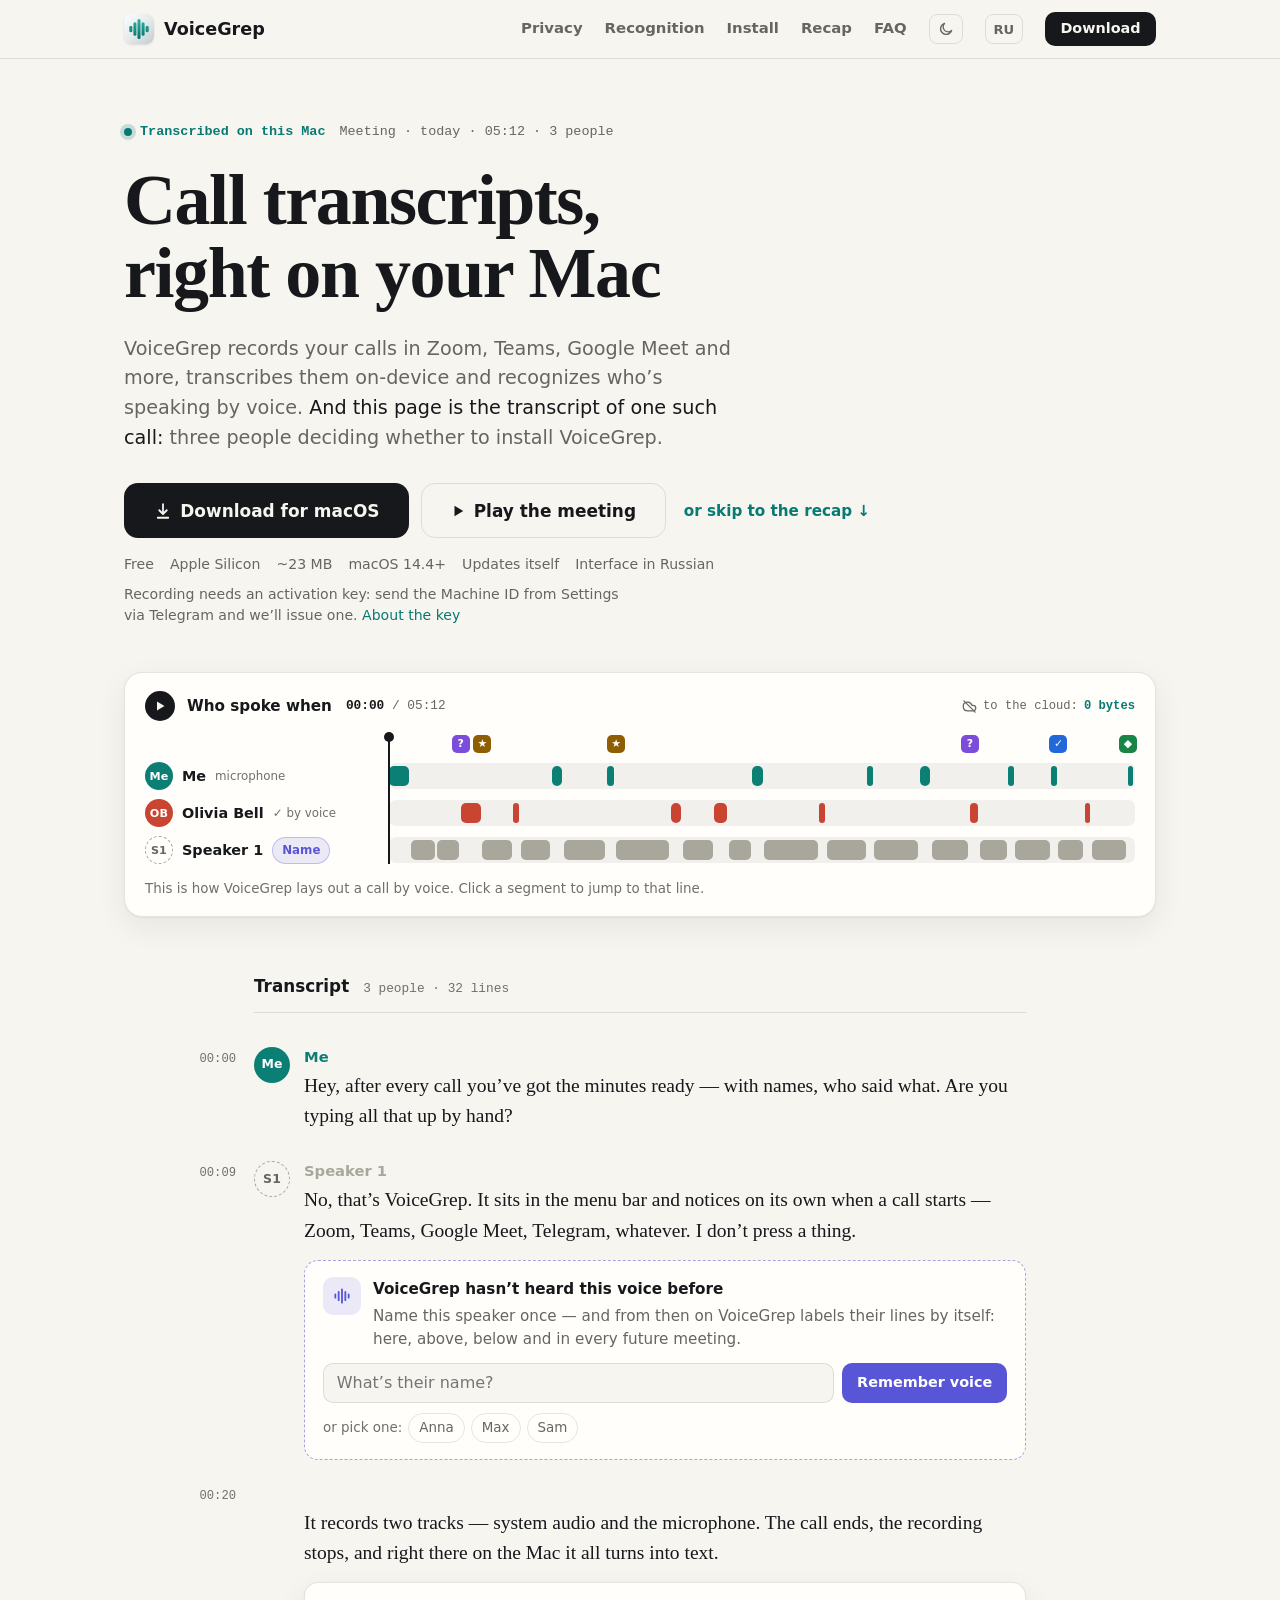
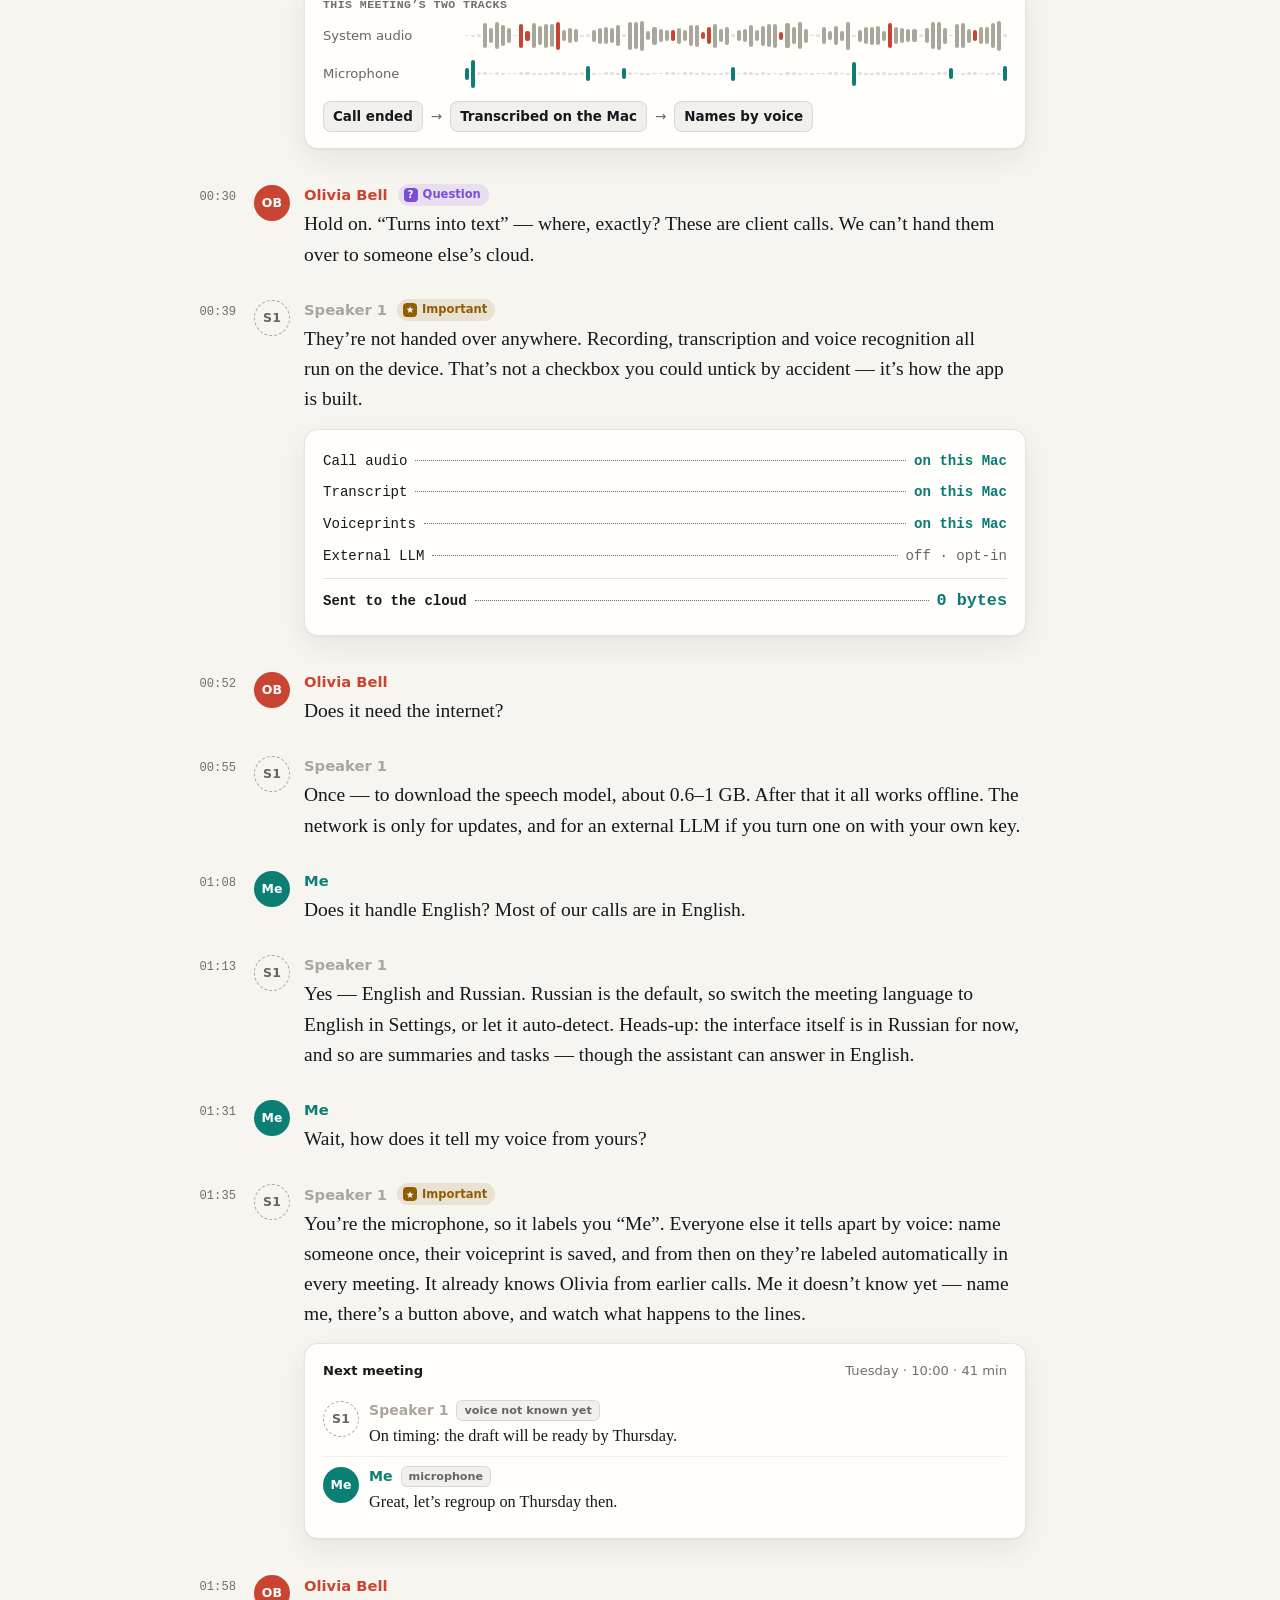
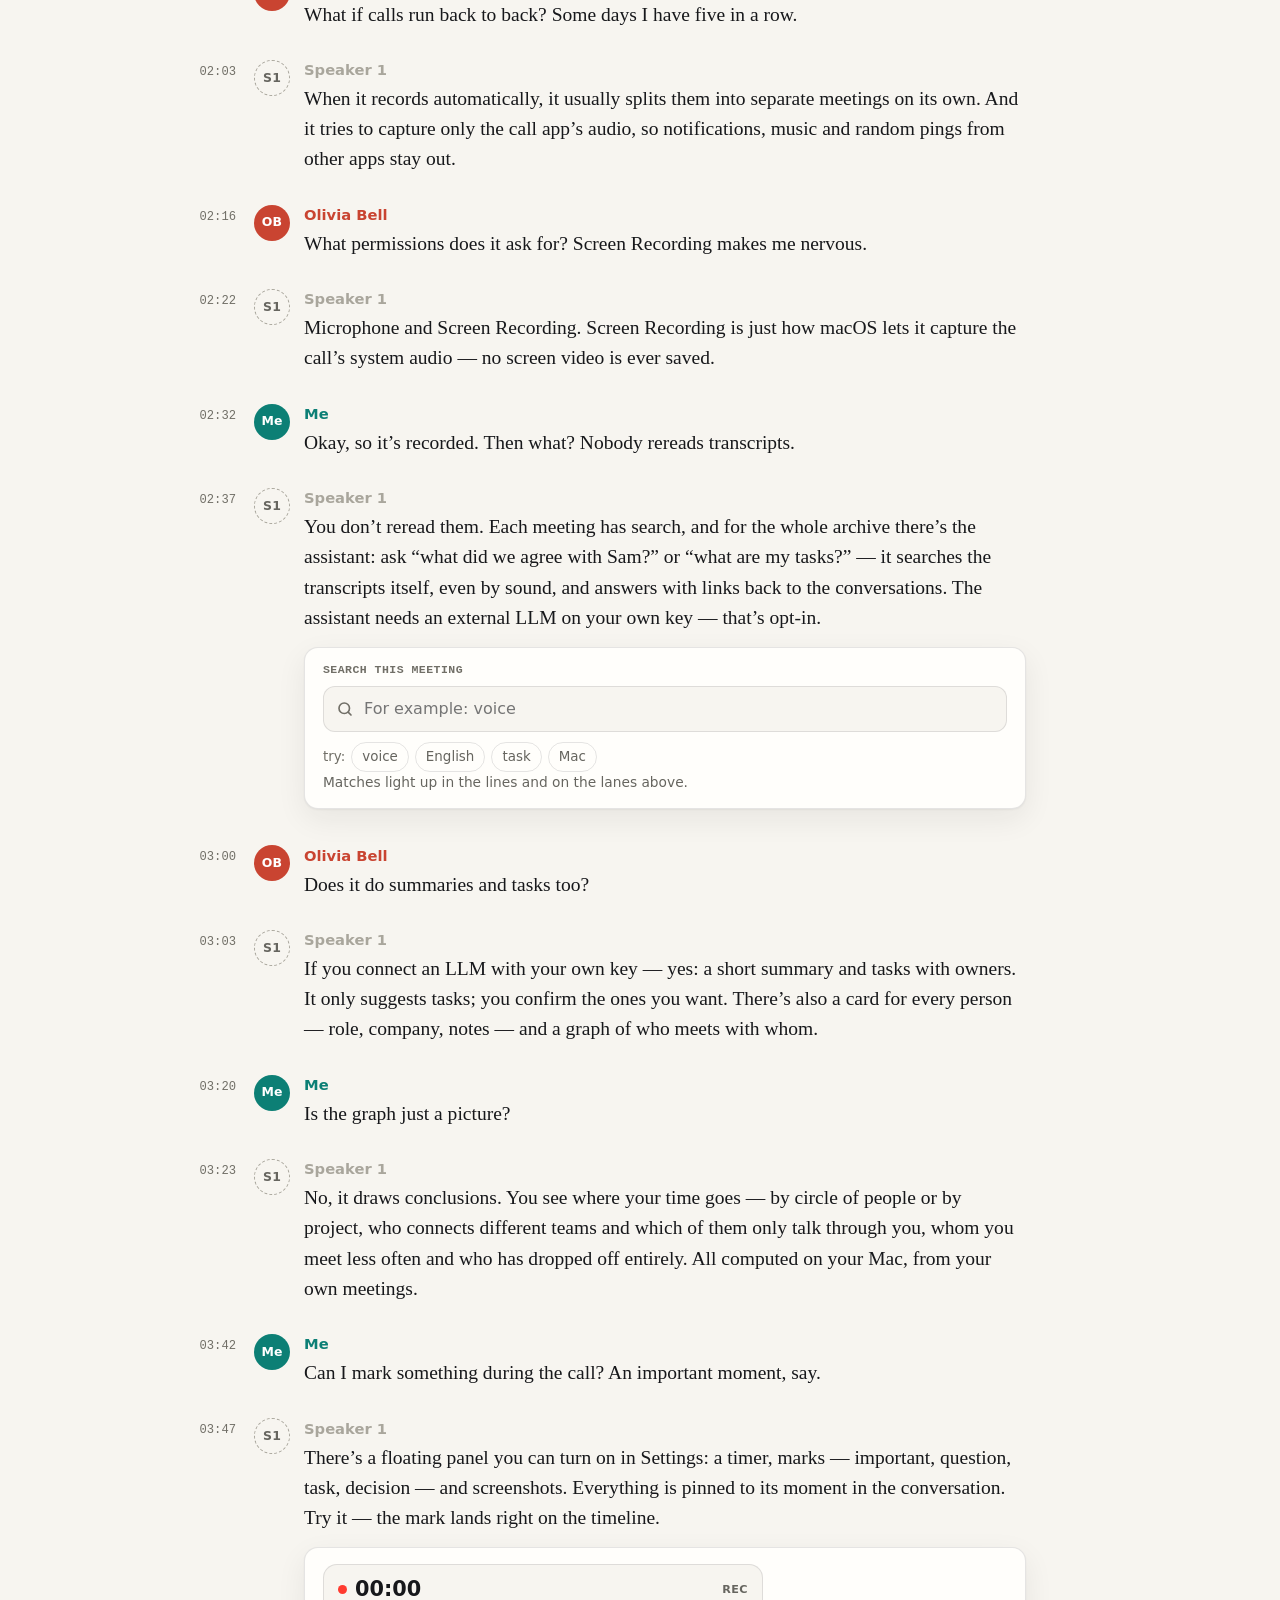
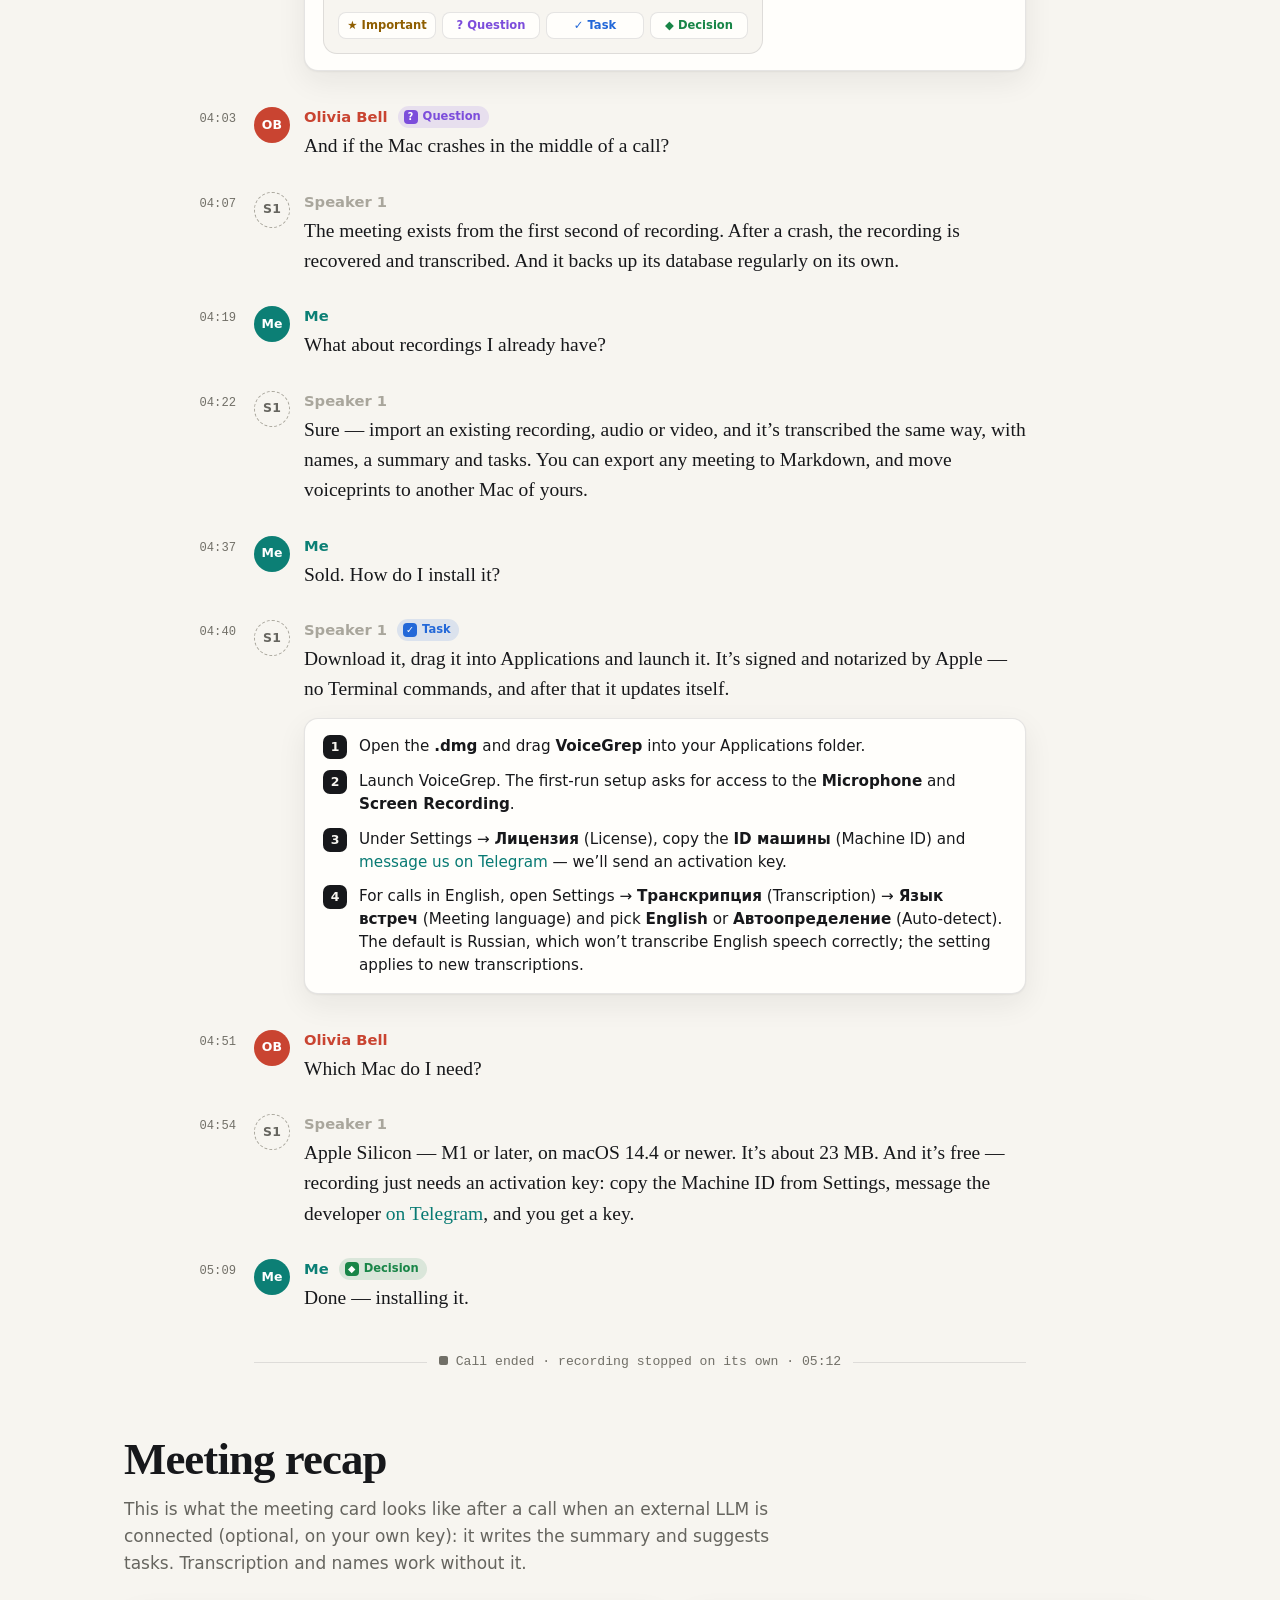
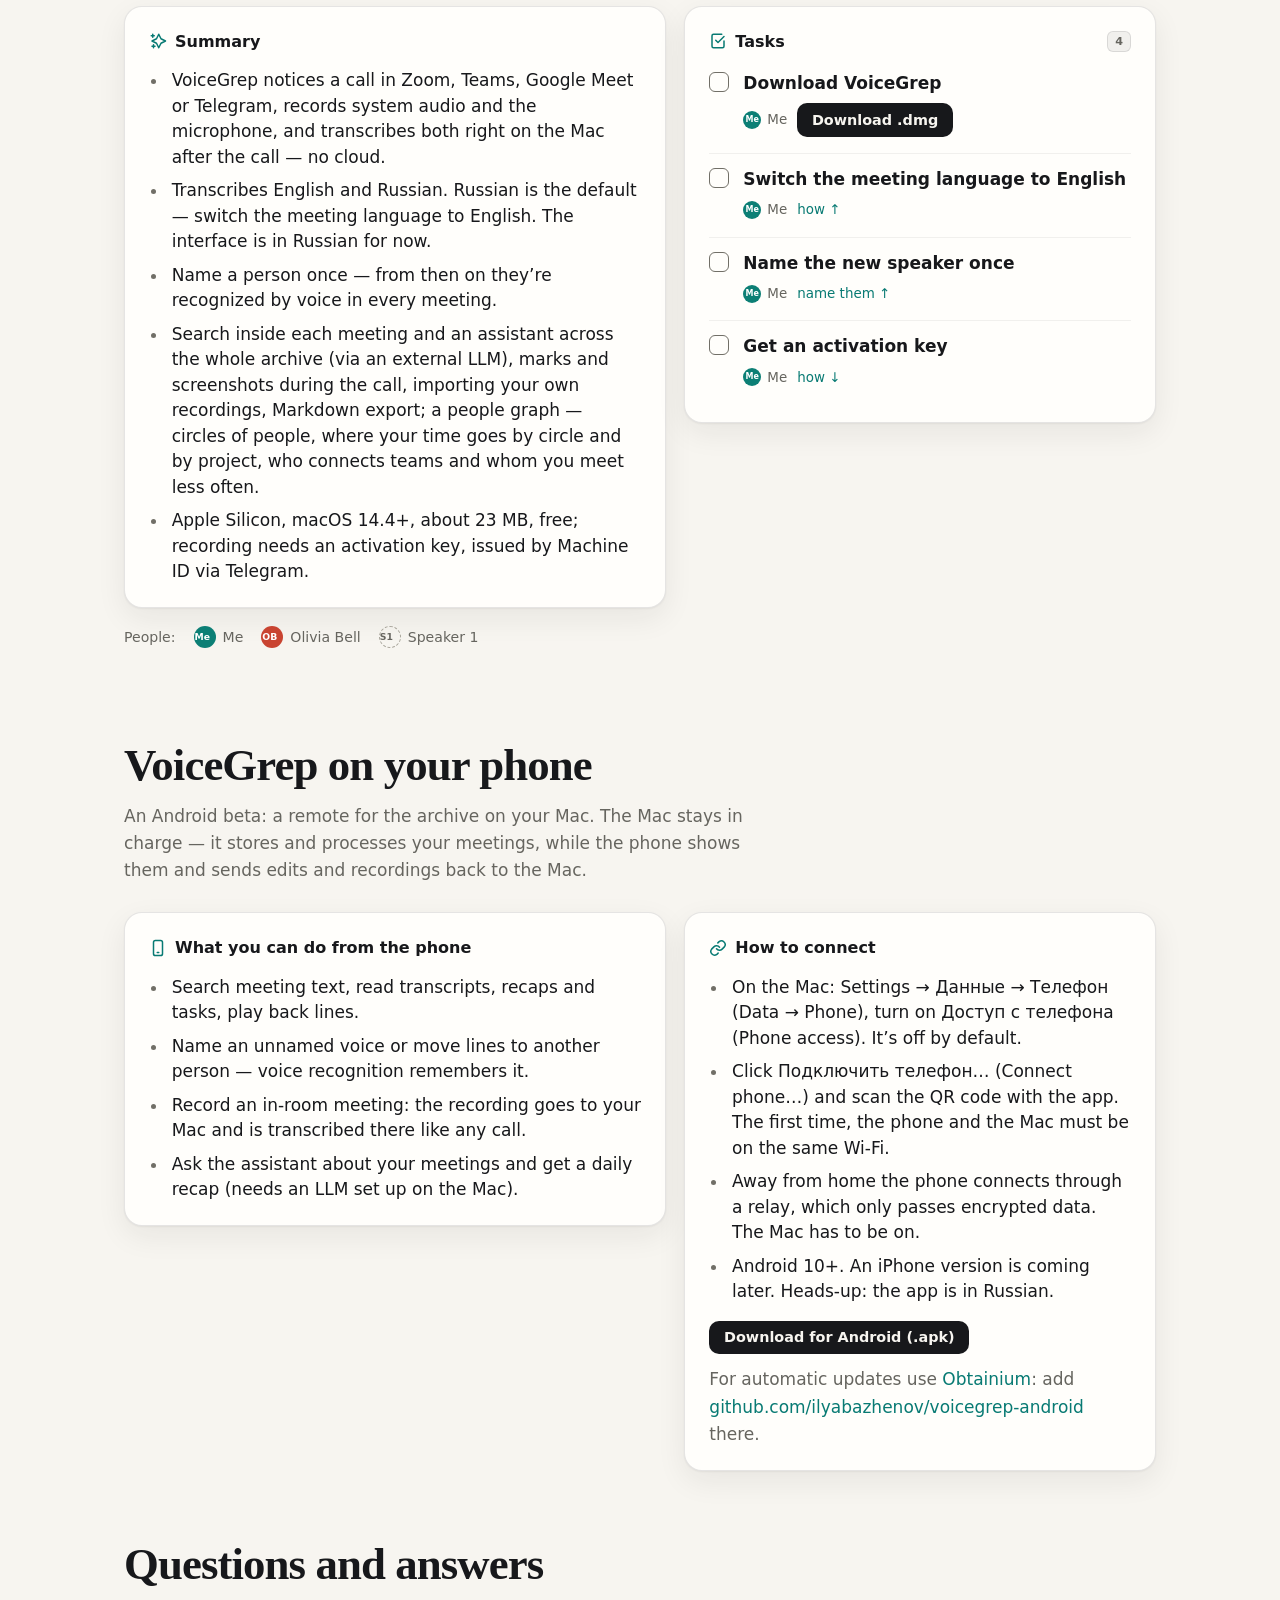
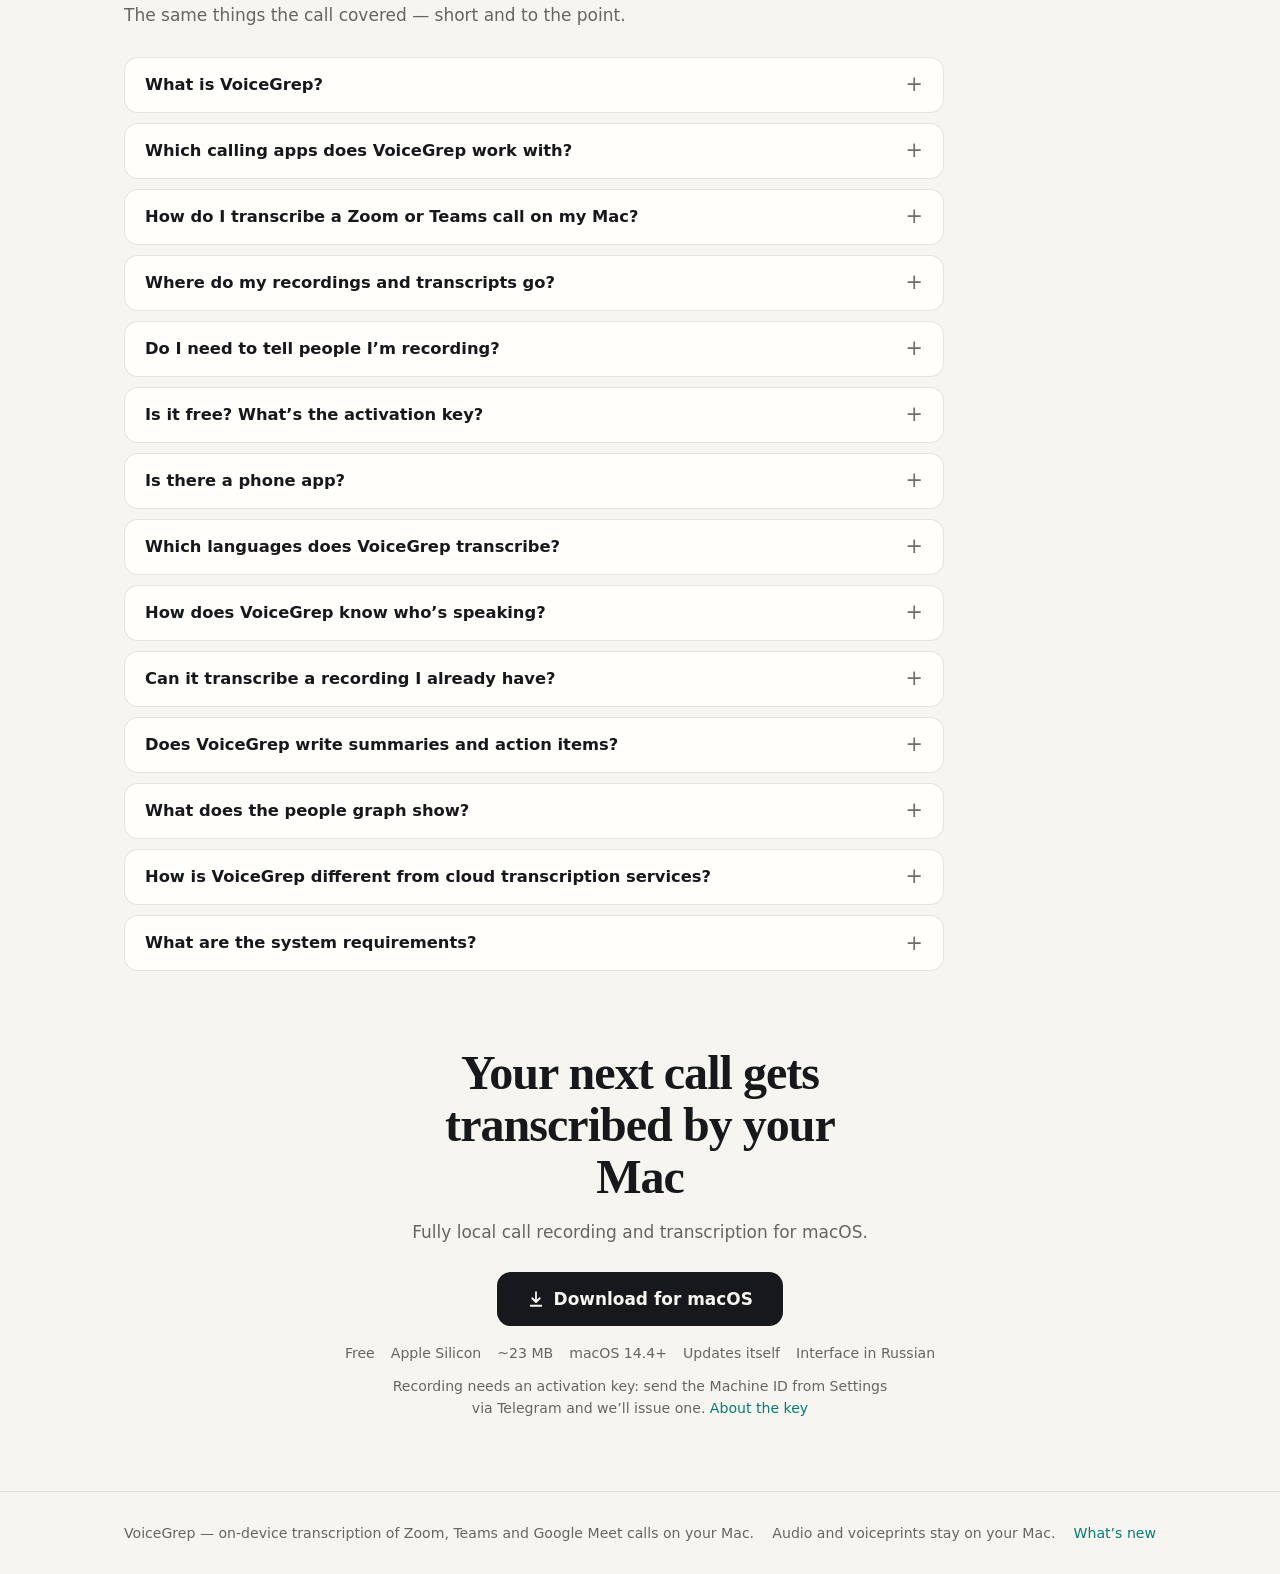
<file: index.html>
<!DOCTYPE html>
<html lang="en">
<head>
<meta charset="utf-8">
<meta name="viewport" content="width=device-width, initial-scale=1">
<title>VoiceGrep — transcribe Zoom &amp; Teams calls on your Mac, offline</title>
<meta name="description" content="VoiceGrep records your Zoom, Teams and Google Meet calls, transcribes them on-device and recognizes who’s speaking by voice. No cloud, no meeting bots.">
<meta property="og:title" content="VoiceGrep — call transcripts that stay on your Mac">
<meta property="og:description" content="Records Zoom, Teams and Google Meet calls, transcribes them on-device and recognizes speakers by voice. 100% local, no cloud.">
<meta property="og:type" content="website">
<meta property="og:url" content="https://voicegrep.com/">
<meta property="og:locale" content="en_US">
<meta property="og:locale:alternate" content="ru_RU">
<meta property="og:site_name" content="VoiceGrep">
<meta property="og:image" content="https://voicegrep.com/og-image-en.png">
<meta property="og:image:width" content="1200">
<meta property="og:image:height" content="630">
<meta property="og:image:alt" content="VoiceGrep: “Call transcripts, right on your Mac” with speaker lanes — Me, Olivia Bell (recognized by voice), Speaker 1">
<meta name="twitter:card" content="summary_large_image">
<meta name="theme-color" content="#f7f5f0" media="(prefers-color-scheme: light)">
<meta name="theme-color" content="#0e0f12" media="(prefers-color-scheme: dark)">
<link rel="icon" href="favicon.ico" sizes="32x32">
<link rel="icon" href="favicon.svg" type="image/svg+xml">
<link rel="apple-touch-icon" href="apple-touch-icon.png">
<link rel="canonical" href="https://voicegrep.com/">
<link rel="alternate" hreflang="ru" href="https://voicegrep.com/ru/">
<link rel="alternate" hreflang="en" href="https://voicegrep.com/">
<link rel="alternate" hreflang="x-default" href="https://voicegrep.com/">
<style>
  /* Концепция: страница — это карточка встречи в VoiceGrep. Контент — расшифровка звонка,
     где трое решают, ставить ли приложение; ключевые возможности посетитель трогает руками
     (дорожки говорящих, «назвать один раз», поиск по встрече, метки). */
  :root {
    color-scheme: light dark;
    --bg: #f7f5f0;
    --bg-2: #efece4;
    --card: #fffefb;
    --fg: #17181b;
    --muted: #66655f;
    --faint: #716f67;
    --line: rgba(23,24,27,.11);
    --line-2: rgba(23,24,27,.06);
    --accent: #087a73;
    --me: #0c7f75;
    --s1: #5856d6;
    --s2: #c94431;
    --on-c: #fff;
    --unnamed: #a9a69c;
    --mark: #ffe070;
    --f-imp: #8f5e00; --f-q: #7c4ddb; --f-task: #2368d8; --f-dec: #188547;
    --shadow: 0 1px 2px rgba(23,24,27,.05), 0 10px 30px rgba(23,24,27,.07);
    --sans: -apple-system, BlinkMacSystemFont, "SF Pro Text", system-ui, "Segoe UI", Roboto, sans-serif;
    --serif: ui-serif, "New York", "Iowan Old Style", Georgia, "Times New Roman", serif;
    --mono: ui-monospace, "SF Mono", SFMono-Regular, Menlo, Consolas, monospace;
    --s1-now: var(--unnamed);
  }
  /* Dark tokens live TWICE: by the system (unless the visitor picked light) and by the nav
     toggle (html[data-theme], stored in vg.landing.theme). Edit one block — edit the other. */
  @media (prefers-color-scheme: dark) {
    :root:not([data-theme="light"]) {
      --bg: #0e0f12; --bg-2: #17191d; --card: #15171b;
      --fg: #f1f0ec; --muted: #a09e97; --faint: #86847d; --on-c: #0e0f12;
      --line: rgba(255,255,255,.11); --line-2: rgba(255,255,255,.06);
      --accent: #3cc9bb; --me: #2fbfb0; --s1: #8c8aff; --s2: #ff7a66; --unnamed: #7f7d76;
      --mark: rgba(255,214,10,.38);
      --f-imp: #f5b638; --f-q: #a78bfa; --f-task: #5b9bff; --f-dec: #3ccb7f;
      --shadow: 0 1px 2px rgba(0,0,0,.4), 0 10px 30px rgba(0,0,0,.35);
    }
  }
  :root[data-theme="light"] { color-scheme: light; }
  :root[data-theme="dark"] {
    color-scheme: dark;
    --bg: #0e0f12; --bg-2: #17191d; --card: #15171b;
    --fg: #f1f0ec; --muted: #a09e97; --faint: #86847d; --on-c: #0e0f12;
    --line: rgba(255,255,255,.11); --line-2: rgba(255,255,255,.06);
    --accent: #3cc9bb; --me: #2fbfb0; --s1: #8c8aff; --s2: #ff7a66; --unnamed: #7f7d76;
    --mark: rgba(255,214,10,.38);
    --f-imp: #f5b638; --f-q: #a78bfa; --f-task: #5b9bff; --f-dec: #3ccb7f;
    --shadow: 0 1px 2px rgba(0,0,0,.4), 0 10px 30px rgba(0,0,0,.35);
  }
  html.named { --s1-now: var(--s1); }
  [data-spk="me"] { --c: var(--me); }
  [data-spk="s1"] { --c: var(--s1-now); }
  [data-spk="s2"] { --c: var(--s2); }

  * { box-sizing: border-box; }
  html { scroll-behavior: smooth; }
  html.playing { scroll-behavior: auto; }
  body {
    margin: 0; background: var(--bg); color: var(--fg);
    font: 17px/1.6 var(--sans);
    -webkit-font-smoothing: antialiased; text-rendering: optimizeLegibility;
    -webkit-text-size-adjust: 100%; text-size-adjust: 100%;
  }
  .wrap { max-width: 1080px; margin: 0 auto; padding: 0 24px; }
  .narrow { max-width: 820px; }
  a { color: var(--accent); text-decoration: none; }
  a:hover { text-decoration: underline; text-underline-offset: 3px; }
  button { font: inherit; color: inherit; }
  .sr { position: absolute; width: 1px; height: 1px; overflow: hidden; clip: rect(0 0 0 0); white-space: nowrap; }
  :focus-visible { outline: 2px solid var(--accent); outline-offset: 2px; border-radius: 6px; }

  /* ---------- buttons ---------- */
  .btn {
    display: inline-flex; align-items: center; justify-content: center; gap: .5em;
    border: 1px solid transparent; cursor: pointer; text-decoration: none !important;
    padding: .72em 1.3em; border-radius: 12px; font-weight: 650; font-size: 1rem; line-height: 1.2;
    background: var(--fg); color: var(--bg); transition: transform .12s ease, opacity .12s ease;
  }
  @media (hover: hover) { .btn:hover { transform: translateY(-1px); opacity: .92; } }
  .btn.lg { padding: .95em 1.7em; font-size: 1.06rem; border-radius: 14px; }
  .btn.ghost { background: transparent; color: var(--fg); border-color: var(--line); }
  .btn.sm { padding: .5em .95em; font-size: .9rem; border-radius: 10px; }

  /* ---------- nav + docked player ---------- */
  nav.top {
    position: sticky; top: 0; z-index: 50;
    background: var(--bg);
    background: color-mix(in srgb, var(--bg) 84%, transparent);
    -webkit-backdrop-filter: saturate(160%) blur(16px); backdrop-filter: saturate(160%) blur(16px);
    border-bottom: 1px solid var(--line);
  }
  .nav-in { display: flex; align-items: center; justify-content: space-between; height: 58px; gap: 16px; }
  .brand { display: flex; align-items: center; gap: 10px; font-weight: 700; font-size: 1.1rem; color: var(--fg); text-decoration: none !important; }
  .brand svg { flex: none; border-radius: 8px; box-shadow: 0 1px 2px rgba(0,0,0,.12); }
  .nav-links { display: flex; align-items: center; gap: 22px; }
  .nav-links a.txt { color: var(--muted); font-size: .93rem; font-weight: 550; white-space: nowrap; }
  .nav-links a.txt:hover { color: var(--fg); text-decoration: none; }
  .lang { font-size: .82rem; font-weight: 650; color: var(--muted); padding: .3em .6em; border-radius: 8px; border: 1px solid var(--line); }
  .lang:hover { color: var(--fg); text-decoration: none; }
  .theme {
    display: grid; place-items: center; width: 34px; padding: 0; cursor: pointer;
    height: calc(.82rem * 2.2 + 2px); /* = .lang: line 1.6 + padding .6 + border */
    color: var(--muted); background: transparent; border: 1px solid var(--line); border-radius: 8px;
  }
  .theme:hover { color: var(--fg); }
  html:not([data-theme]) .js-theme { display: none; } /* no JS → nothing to toggle */
  .js-theme .i-sun, [data-theme="dark"] .js-theme .i-moon,
  .js-theme .t-light, [data-theme="dark"] .js-theme .t-dark { display: none; }
  [data-theme="dark"] .js-theme .i-sun { display: block; }
  [data-theme="dark"] .js-theme .t-light { display: inline; }
  html.theme-switch, html.theme-switch * { transition: none !important; }
  .nav-cta { padding: .5em 1em; font-size: .9rem; border-radius: 10px; white-space: nowrap; }
  @media (max-width: 880px) { .nav-links a.txt { display: none; } .nav-links { gap: 12px; } }

  /* the hero's speaker lanes "dock" into the nav as a slim player once they scroll away */
  .player {
    position: absolute; left: 0; right: 0; top: 100%;
    background: var(--bg);
    background: color-mix(in srgb, var(--bg) 92%, transparent);
    -webkit-backdrop-filter: saturate(160%) blur(16px); backdrop-filter: saturate(160%) blur(16px);
    border-bottom: 1px solid var(--line);
    opacity: 0; transform: translateY(-6px); visibility: hidden;
    transition: opacity .18s ease, transform .18s ease, visibility .18s;
  }
  body.docked .player { opacity: 1; transform: none; visibility: visible; }
  .player-in { display: flex; align-items: center; gap: 12px; height: 44px; }
  .play {
    flex: none; width: 30px; height: 30px; border-radius: 50%; border: 0; cursor: pointer;
    background: var(--fg); color: var(--bg); display: grid; place-items: center; padding: 0;
  }
  .js-play .i-pause { display: none; }
  html.playing .js-play .i-play { display: none; }
  html.playing .js-play .i-pause { display: block; }
  .clock { font: 500 .8rem/1 var(--mono); color: var(--muted); font-variant-numeric: tabular-nums; white-space: nowrap; }
  .clock b { color: var(--fg); font-weight: 600; }
  .speed { font: 600 .74rem/1 var(--mono); color: var(--muted); border: 1px solid var(--line); background: transparent; border-radius: 6px; padding: 4px 6px; cursor: pointer; flex: none; }
  .speed:hover { color: var(--fg); }
  .mini { position: relative; flex: 1; height: 10px; border-radius: 5px; background: var(--line-2); overflow: visible; min-width: 60px; }
  .mini .seg { position: absolute; top: 0; bottom: 0; border-radius: 3px; background: var(--c); cursor: pointer; transition: background-color .7s ease, opacity .2s; }
  .cloud { display: inline-flex; align-items: center; gap: 6px; font: 500 .76rem/1 var(--mono); color: var(--muted); white-space: nowrap; flex: none; }
  .cloud b { color: var(--accent); font-weight: 650; }

  /* ---------- hero ---------- */
  .hero { padding: 64px 0 26px; }
  .kicker { display: flex; flex-wrap: wrap; align-items: center; gap: 6px 14px; font: 500 .84rem/1.4 var(--mono); color: var(--muted); margin: 0 0 22px; }
  .kicker .live { display: inline-flex; align-items: center; gap: 8px; color: var(--accent); font-weight: 600; }
  .kicker .live::before { content: ""; width: 8px; height: 8px; border-radius: 50%; background: var(--accent); box-shadow: 0 0 0 4px color-mix(in srgb, var(--accent) 20%, transparent); }
  h1 {
    font-family: var(--serif); font-weight: 600; letter-spacing: -.02em;
    font-size: clamp(2.5rem, 6vw, 4.5rem); line-height: 1.02; margin: 0 0 .32em; max-width: 20ch;
  }
  .sub { font-size: 1.2rem; line-height: 1.55; color: var(--muted); margin: 0 0 1.6em; max-width: 50ch; }
  .sub em { font-style: normal; color: var(--fg); }
  .cta-row { display: flex; flex-wrap: wrap; align-items: center; gap: 12px; }
  .meta { display: flex; flex-wrap: wrap; gap: 4px 16px; font-size: .88rem; color: var(--muted); margin: 1.1em 0 0; }
  .skip { font-size: .95rem; font-weight: 600; margin-left: 6px; }
  .touch-note { font-size: .9rem; color: var(--muted); margin: 14px 0 0; line-height: 1.5; max-width: 52ch; }

  /* ---------- speaker lanes (diarization view) ---------- */
  .diar {
    margin: 46px 0 0; padding: 18px 20px 16px; border-radius: 18px;
    background: var(--card); border: 1px solid var(--line); box-shadow: var(--shadow);
  }
  .diar-head { display: flex; align-items: center; gap: 12px; margin-bottom: 14px; }
  .diar-head .ttl { font-weight: 650; font-size: .95rem; }
  .diar-head .clock { margin-left: 2px; }
  .diar-head .cloud { margin-left: auto; }
  .lanes { --lw: 230px; display: grid; grid-template-columns: var(--lw) 1fr; row-gap: 9px; column-gap: 14px; align-items: center; }
  .flags { grid-column: 2; grid-row: 1; position: relative; height: 18px; }
  .lane-name { grid-column: 1; position: relative; display: flex; align-items: center; gap: 9px; min-width: 0; font-size: .9rem; font-weight: 600; }
  .lane-name .nm { white-space: nowrap; overflow: hidden; text-overflow: ellipsis; }
  .lane-name .hint { font-size: .74rem; font-weight: 500; color: var(--faint); white-space: nowrap; }
  .track { grid-column: 2; position: relative; height: 26px; border-radius: 7px; background: var(--line-2); }
  .track .seg { position: absolute; top: 3px; bottom: 3px; border-radius: 5px; background: var(--c); cursor: pointer; transition: background-color .7s ease, opacity .2s; }
  .track .seg:hover { opacity: .8; }
  .overlay { grid-column: 2; grid-row: 1 / 5; position: relative; align-self: stretch; pointer-events: none; }
  .ph { position: absolute; top: 0; bottom: 0; width: 2px; margin-left: -1px; background: var(--fg); left: 0; }
  .ph::before { content: ""; position: absolute; top: -3px; left: -4px; width: 10px; height: 10px; border-radius: 50%; background: var(--fg); }
  .mini .ph { top: -4px; bottom: -4px; }
  .mini .ph::before { display: none; }
  .tick { position: absolute; top: -2px; bottom: -2px; width: 3px; margin-left: -1.5px; border-radius: 2px; background: var(--mark); box-shadow: 0 0 0 1px color-mix(in srgb, var(--fg) 25%, transparent); }
  .flag {
    position: absolute; top: 0; transform: translateX(-50%); cursor: pointer; pointer-events: auto;
    width: 18px; height: 18px; border-radius: 5px; display: grid; place-items: center;
    font: 700 .68rem/1 var(--sans); color: var(--on-c); background: var(--fc); border: 0; padding: 0;
  }
  .flag.user { box-shadow: 0 0 0 2px var(--card); animation: pop .35s ease; }
  @keyframes pop { from { transform: translateX(-50%) scale(.3); } to { transform: translateX(-50%) scale(1); } }
  .mini .flag { display: none; }
  .f-imp { --fc: var(--f-imp); } .f-q { --fc: var(--f-q); } .f-task { --fc: var(--f-task); } .f-dec { --fc: var(--f-dec); }
  .diar figcaption { margin-top: 14px; font-size: .84rem; color: var(--faint); }

  /* avatars */
  .av {
    flex: none; width: 28px; height: 28px; border-radius: 50%; display: grid; place-items: center;
    font: 700 .7rem/1 var(--sans); color: var(--on-c); background: var(--c); letter-spacing: .01em;
    transition: background-color .7s ease, color .7s ease, border-color .7s ease;
    border: 1.5px solid transparent;
  }
  html:not(.named) .av[data-spk="s1"] { background: transparent; color: var(--muted); border: 1.5px dashed var(--unnamed); }

  .name-btn {
    font-size: .74rem; font-weight: 650; padding: 3px 9px; border-radius: 999px; cursor: pointer;
    color: var(--s1); background: color-mix(in srgb, var(--s1) 12%, transparent); border: 1px solid color-mix(in srgb, var(--s1) 30%, transparent);
    white-space: nowrap;
  }
  html.named .name-btn { display: none; }
  .namer[hidden] { display: none; }
  .namer.pop {
    position: absolute; top: calc(100% + 8px); left: 0; z-index: 20; width: 300px;
    background: var(--card); border: 1px solid var(--line); border-radius: 14px; padding: 12px; box-shadow: var(--shadow);
  }

  /* ---------- transcript ---------- */
  .tx { padding: 30px 0 10px; }
  .tx-bar { display: flex; align-items: baseline; gap: 14px; border-bottom: 1px solid var(--line); padding-bottom: 12px; margin-bottom: 18px; }
  .tx-bar h2 { font-size: 1.05rem; margin: 0; letter-spacing: 0; }
  .tx-bar span { font: 500 .8rem/1 var(--mono); color: var(--faint); }

  .turn {
    position: relative; display: grid; grid-template-columns: 36px 1fr; column-gap: 14px;
    padding: 14px 16px 14px 92px; margin: 0 -16px 0 -92px; border-radius: 16px;
    scroll-margin-top: 130px; transition: background-color .25s ease;
  }
  .turn .av { width: 36px; height: 36px; font-size: .78rem; margin-top: 2px; }
  .who { display: flex; flex-wrap: wrap; align-items: center; gap: 4px 10px; min-height: 1.4em; }
  .who .nm { font-weight: 650; font-size: .92rem; color: var(--c); transition: color .7s ease; border-radius: 4px; }
  .tc { position: absolute; left: 16px; top: 22px; width: 58px; text-align: right; font: 500 .76rem/1 var(--mono); color: var(--faint); font-variant-numeric: tabular-nums; }
  .ln { font: 400 1.22rem/1.55 var(--serif); margin: .12em 0 0; text-wrap: pretty; }
  .ln q { quotes: "«" "»"; }
  .turn.cont { padding-top: 2px; }
  .turn.cont .av { visibility: hidden; height: 0; }
  .turn.cont .who .nm { display: none; }
  .turn.cont .tc { top: 10px; }
  .turn.now { background: color-mix(in srgb, var(--c) 8%, transparent); }
  .turn.now .tc { color: var(--c); }
  .turn.hit .tc::after { content: "●"; margin-left: 4px; color: var(--f-imp); }
  mark.hit { background: var(--mark); color: inherit; border-radius: 3px; padding: 0 1px; }
  .renamed .who .nm { animation: renamed 1.6s ease; }
  @keyframes renamed { 0%, 30% { background: var(--mark); box-shadow: 0 0 0 3px var(--mark); } 100% { background: transparent; box-shadow: 0 0 0 3px transparent; } }

  .chip {
    display: inline-flex; align-items: center; gap: 5px; font: 650 .72rem/1 var(--sans);
    padding: 4px 8px 4px 6px; border-radius: 999px; color: var(--fc);
    background: color-mix(in srgb, var(--fc) 13%, transparent);
  }
  .chip i { font-style: normal; width: 14px; height: 14px; border-radius: 4px; display: grid; place-items: center; background: var(--fc); color: var(--on-c); font-size: .6rem; }
  .chip.user { animation: fadein .4s ease; }
  @keyframes fadein { from { opacity: 0; transform: translateY(-3px); } to { opacity: 1; transform: none; } }
  .badge { font: 600 .7rem/1 var(--sans); padding: 4px 7px; border-radius: 6px; color: var(--muted); background: var(--line-2); border: 1px solid var(--line); }
  .badge.ok { color: var(--accent); background: color-mix(in srgb, var(--accent) 10%, transparent); border-color: color-mix(in srgb, var(--accent) 25%, transparent); }

  .if-named { display: none !important; }
  html.named .if-named { display: revert !important; }
  html.named .if-unnamed { display: none !important; }

  /* embeds inside turns */
  .embed {
    margin: 14px 0 6px; padding: 16px 18px; border-radius: 14px;
    background: var(--card); border: 1px solid var(--line); box-shadow: var(--shadow); font-size: .95rem;
  }
  .embed h3 { margin: 0 0 4px; font-size: .95rem; }
  .embed, .inst li { scroll-margin-top: 130px; }
  .embed p { margin: 0; color: var(--muted); line-height: 1.5; }
  .embed .lbl { font: 600 .72rem/1 var(--mono); letter-spacing: .04em; text-transform: uppercase; color: var(--faint); margin: 0 0 10px; }

  /* unknown voice → name it */
  .unknown { border-style: dashed; border-color: color-mix(in srgb, var(--s1) 45%, var(--line)); box-shadow: none; }
  html.named .unknown { border-style: solid; }
  .unknown-top { display: flex; gap: 12px; align-items: flex-start; }
  .wave-ic { flex: none; width: 38px; height: 38px; border-radius: 10px; display: grid; place-items: center; color: var(--s1); background: color-mix(in srgb, var(--s1) 12%, transparent); }
  .namer { display: flex; gap: 8px; margin-top: 12px; }
  .namer input {
    flex: 1; min-width: 0; font: 500 1rem/1.2 var(--sans); padding: .6em .8em; border-radius: 10px;
    border: 1px solid var(--line); background: var(--bg); color: var(--fg);
  }
  .namer input:focus { outline: none; border-color: var(--s1); box-shadow: 0 0 0 3px color-mix(in srgb, var(--s1) 22%, transparent); }
  .namer .btn { background: var(--s1); color: var(--on-c); }
  .sugg { display: flex; flex-wrap: wrap; align-items: center; gap: 6px; margin-top: 10px; font-size: .84rem; color: var(--faint); }
  .sugg button { font-size: .84rem; padding: 3px 10px; border-radius: 999px; border: 1px solid var(--line); background: transparent; cursor: pointer; color: var(--muted); }
  .sugg button:hover { color: var(--fg); border-color: var(--faint); }
  .namer-err { font-size: .84rem; color: var(--s2); margin: 8px 0 0; min-height: 0; }
  .named-ok { display: flex; gap: 10px; align-items: center; }
  .named-ok .chk { flex: none; width: 26px; height: 26px; border-radius: 50%; display: grid; place-items: center; background: var(--s1); color: var(--on-c); }
  .linkbtn { border: 0; background: none; padding: 0; color: var(--accent); cursor: pointer; font-weight: 600; font-size: inherit; }

  /* two tracks */
  .tracks { display: grid; gap: 8px; }
  .trk { display: grid; grid-template-columns: 130px 1fr; gap: 12px; align-items: center; font-size: .82rem; color: var(--muted); }
  .wave { height: 30px; display: flex; align-items: center; gap: 2px; }
  .wave span { flex: 1; min-width: 1px; border-radius: 2px; background: var(--c, var(--faint)); }
  .flow { display: flex; flex-wrap: wrap; gap: 6px 8px; align-items: center; margin-top: 12px; font-size: .84rem; color: var(--muted); }
  .flow b { font-weight: 600; color: var(--fg); padding: 4px 9px; border-radius: 8px; background: var(--line-2); border: 1px solid var(--line); }

  /* where the data lives */
  .readout { font: 500 .88rem/1.4 var(--mono); }
  .ro { display: flex; align-items: baseline; gap: 8px; padding: 6px 0; }
  .ro .k { white-space: nowrap; }
  .ro .dots { flex: 1; border-bottom: 1px dotted var(--faint); transform: translateY(-4px); min-width: 16px; }
  .ro .v { white-space: nowrap; color: var(--accent); font-weight: 600; }
  .ro .v.opt { color: var(--muted); font-weight: 500; }
  .ro.total { border-top: 1px solid var(--line); margin-top: 6px; padding-top: 10px; font-weight: 700; }
  .ro.total .v { font-size: 1.05rem; }

  /* next meeting card */
  .mm-head { display: flex; justify-content: space-between; gap: 10px; font-size: .82rem; color: var(--faint); margin-bottom: 10px; flex-wrap: wrap; }
  .mm-head b { color: var(--fg); font-weight: 650; }
  .mm-turn { display: flex; gap: 10px; padding: 8px 0; }
  .mm-turn + .mm-turn { border-top: 1px solid var(--line-2); }
  .mm-who { display: flex; flex-wrap: wrap; align-items: center; gap: 4px 8px; font-weight: 650; font-size: .88rem; }
  .mm-who .nm { color: var(--c); transition: color .7s; }
  .mm-turn p { margin: 2px 0 0; color: var(--fg); font-family: var(--serif); font-size: 1.02rem; }

  /* grep box */
  .grep { display: flex; align-items: center; gap: 10px; padding: 4px 4px 4px 12px; border-radius: 12px; border: 1px solid var(--line); background: var(--bg); }
  .grep:focus-within { border-color: var(--accent); box-shadow: 0 0 0 3px color-mix(in srgb, var(--accent) 20%, transparent); }
  .grep svg { flex: none; color: var(--faint); }
  .grep input { flex: 1; min-width: 0; border: 0; background: transparent; color: var(--fg); font: 500 1rem/1.2 var(--sans); padding: .55em 0; outline: none; }
  .grep-res { font-size: .86rem; color: var(--muted); margin: 10px 0 0; min-height: 1.3em; }
  .grep-res .linkbtn { margin-left: 6px; }

  /* recording panel replica */
  .recpanel { display: inline-block; width: min(100%, 440px); padding: 14px; border-radius: 14px; background: var(--bg); border: 1px solid var(--line); }
  .rec-top { display: flex; align-items: center; gap: 8px; }
  .rec-dot { width: 9px; height: 9px; border-radius: 50%; background: #ff3b30; animation: blink 1.4s ease-in-out infinite; }
  @keyframes blink { 50% { opacity: .25; } }
  .rec-time { font: 700 1.3rem/1 var(--sans); font-variant-numeric: tabular-nums; }
  .rec-lbl { font: 650 .7rem/1 var(--sans); color: var(--muted); margin-left: auto; letter-spacing: .04em; }
  .rec-marks { display: grid; grid-template-columns: repeat(4, 1fr); gap: 6px; margin-top: 12px; }
  .mk {
    font: 600 .72rem/1.1 var(--sans); padding: .55em .2em; border-radius: 8px; cursor: pointer;
    background: var(--card); border: 1px solid var(--line); color: var(--fc);
  }
  .mk:hover { background: color-mix(in srgb, var(--fc) 10%, var(--card)); }
  .mk:active { transform: scale(.96); }

  /* install */
  .inst { list-style: none; counter-reset: s; padding: 0; margin: 0; display: grid; gap: 12px; }
  .inst li { counter-increment: s; position: relative; padding-left: 36px; line-height: 1.5; }
  .inst li::before { content: counter(s); position: absolute; left: 0; top: 0; width: 24px; height: 24px; border-radius: 7px; display: grid; place-items: center; font: 700 .78rem/1 var(--sans); color: var(--bg); background: var(--fg); }
  code { font: .86em/1.5 var(--mono); background: var(--line-2); padding: .15em .45em; border-radius: 6px; }
  .codeblock { display: flex; align-items: center; gap: 10px; margin: 8px 0 2px; background: var(--bg); border: 1px solid var(--line); border-radius: 10px; padding: 9px 10px 9px 12px; }
  .codeblock code { background: none; padding: 0; flex: 1; overflow-wrap: anywhere; }
  .copy { border: 1px solid var(--line); background: var(--card); color: var(--muted); border-radius: 8px; padding: 5px 10px; font-size: .8rem; font-weight: 600; cursor: pointer; flex: none; }
  .copy:hover { color: var(--fg); }

  .tx-end { display: flex; align-items: center; gap: 12px; margin: 26px 0 0; font: 500 .82rem/1.4 var(--mono); color: var(--faint); }
  .tx-end::before, .tx-end::after { content: ""; flex: 1; height: 1px; background: var(--line); }
  .tx-end .sq { width: 9px; height: 9px; background: var(--faint); border-radius: 2px; display: inline-block; margin-right: 8px; vertical-align: 0; }

  /* ---------- summary ---------- */
  .summary { padding: 64px 0 30px; scroll-margin-top: 110px; }
  .sum-head h2 { font-family: var(--serif); font-weight: 600; font-size: clamp(2rem, 4vw, 2.8rem); letter-spacing: -.02em; line-height: 1.05; margin: 0 0 .3em; }
  .sum-head p { color: var(--muted); margin: 0 0 28px; max-width: 60ch; }
  .sum-grid { display: grid; grid-template-columns: 1.15fr 1fr; gap: 18px; align-items: start; }
  .panel { background: var(--card); border: 1px solid var(--line); border-radius: 18px; padding: 22px 24px; box-shadow: var(--shadow); }
  .panel h3 { display: flex; align-items: center; gap: 8px; font-size: 1rem; margin: 0 0 14px; }
  .panel h3 svg { color: var(--accent); }
  .panel h3 .badge { margin-left: auto; }
  .bul { margin: 0; padding: 0 0 0 1.1em; display: grid; gap: 8px; }
  .bul li { padding-left: 4px; line-height: 1.5; }
  .bul li::marker { color: var(--faint); }
  .tasks { list-style: none; margin: 0; padding: 0; display: grid; gap: 4px; }
  .task { display: grid; grid-template-columns: 22px 1fr; gap: 12px; padding: 12px 0; border-top: 1px solid var(--line-2); }
  .task:first-child { border-top: 0; padding-top: 2px; }
  .box { width: 20px; height: 20px; border-radius: 6px; border: 1.5px solid var(--faint); margin-top: 2px; display: grid; place-items: center; color: transparent; }
  .task.done .box { background: var(--accent); border-color: var(--accent); color: var(--on-c); }
  .task.done .t-title { text-decoration: line-through; text-decoration-color: var(--faint); color: var(--muted); }
  .t-title { font-weight: 600; }
  .t-meta { display: flex; flex-wrap: wrap; align-items: center; gap: 6px 10px; margin-top: 6px; font-size: .84rem; color: var(--muted); }
  .t-meta .who-mini { display: inline-flex; align-items: center; gap: 6px; }
  .t-meta .av { width: 18px; height: 18px; font-size: .5rem; }
  .people { display: flex; flex-wrap: wrap; gap: 8px 18px; margin-top: 18px; font-size: .88rem; color: var(--muted); align-items: center; }
  .people span { display: inline-flex; align-items: center; gap: 7px; }
  .people .av { width: 22px; height: 22px; font-size: .58rem; }

  .closing { text-align: center; padding: 56px 0 72px; }
  .closing h2 { font-family: var(--serif); font-weight: 600; font-size: clamp(1.9rem, 4.4vw, 3rem); letter-spacing: -.02em; line-height: 1.08; margin: 0 auto .35em; max-width: 18ch; }
  .closing p { color: var(--muted); margin: 0 0 1.5em; }
  .closing .meta { justify-content: center; }
  .key-note { font-size: .88rem; color: var(--muted); margin: 8px 0 0; line-height: 1.5; max-width: 60ch; }
  .closing .key-note.center { margin: 12px auto 0; }

  /* ---------- FAQ: the call's facts again, as plain questions (for skimmers and search engines) ---------- */
  .faq { padding: 40px 0 10px; scroll-margin-top: 110px; }
  .faq-list { display: grid; gap: 10px; max-width: 820px; }
  .qa { background: var(--card); border: 1px solid var(--line); border-radius: 14px; scroll-margin-top: 120px; }
  .qa summary { list-style: none; cursor: pointer; display: flex; align-items: center; gap: 14px; padding: 16px 20px; border-radius: 14px; }
  .qa summary::-webkit-details-marker { display: none; }
  .qa summary h3 { margin: 0; font-size: 1.02rem; font-weight: 600; line-height: 1.35; flex: 1; }
  .qa summary::after { content: "+"; content: "+" / ""; flex: none; font: 500 1.3rem/1 var(--sans); color: var(--faint); transition: transform .2s ease; }
  .qa[open] summary::after { transform: rotate(45deg); }
  .qa summary:focus-visible { outline: 2px solid var(--accent); outline-offset: 2px; }
  .qa .ans { padding: 0 20px 16px; color: var(--muted); line-height: 1.6; }
  .qa .ans p { margin: 0 0 .6em; }
  .qa .ans p:last-child { margin-bottom: 0; }

  footer { border-top: 1px solid var(--line); padding: 30px 0; color: var(--muted); font-size: .88rem; }
  .foot-in { display: flex; flex-wrap: wrap; justify-content: space-between; gap: 12px; }
  .foot-theme { display: none; align-items: center; gap: 7px; align-self: flex-start; margin-top: 6px; padding: 4px 0; border: 0; background: none; color: var(--accent); font-size: inherit; font-weight: 600; cursor: pointer; }

  /* toast */
  .toast {
    position: fixed; left: 50%; bottom: 24px; z-index: 80; transform: translate(-50%, 20px); opacity: 0;
    max-width: calc(100vw - 32px); padding: 11px 16px; border-radius: 12px; font-size: .92rem; font-weight: 550;
    background: var(--fg); color: var(--bg); box-shadow: 0 10px 30px rgba(0,0,0,.25);
    transition: opacity .2s ease, transform .2s ease; pointer-events: none;
  }
  .toast.on { opacity: 1; transform: translate(-50%, 0); }

  /* ---------- touch devices: the app is Mac-only → "send the link to your Mac" ---------- */
  .only-touch { display: none !important; }
  html.touch .only-touch { display: inline-flex !important; }
  html.touch p.only-touch { display: block !important; }
  html.touch .no-touch { display: none !important; }

  /* ---------- tablets ---------- */
  @media (max-width: 1000px) {
    .turn { padding-left: 16px; margin-left: -16px; }
    .tc { position: static; width: auto; text-align: left; order: 9; font-size: .72rem; }
    .turn.cont .tc { display: none; }
    .sum-grid { grid-template-columns: 1fr; }
  }
  @media (max-width: 760px) {
    .lanes { --lw: 132px; }
    .lane-name .hint, .lane-name .name-btn { display: none; }
    .diar-head .cloud { display: none; }
    .cloud.in-player { display: none; }
  }
  /* ---------- phones ---------- */
  @media (max-width: 560px) {
    .wrap { padding: 0 16px; }
    .nav-cta, .lang { min-height: 38px; display: inline-flex; align-items: center; }
    .theme { width: 38px; height: 38px; }
    .hero { padding: 34px 0 18px; }
    .kicker { font-size: .76rem; margin-bottom: 16px; }
    .sub { font-size: 1.08rem; }
    .cta-row { flex-direction: column; align-items: stretch; gap: 10px; }
    .skip { text-align: center; margin: 4px 0 0; }
    .meta { justify-content: center; font-size: .84rem; }
    .touch-note { text-align: center; }
    .diar { margin-top: 30px; padding: 14px 12px 12px; border-radius: 16px; }
    .lanes { --lw: 34px; column-gap: 10px; }
    .lane-name .nm { display: none; }
    .lane-name .av { width: 26px; height: 26px; font-size: .62rem; }
    .track { height: 22px; }
    .flag { width: 15px; height: 15px; font-size: .58rem; border-radius: 4px; }
    .diar figcaption { font-size: .8rem; }
    .turn { grid-template-columns: 30px 1fr; column-gap: 11px; padding: 11px 12px; margin: 0 -12px; }
    .turn .av { width: 30px; height: 30px; font-size: .66rem; }
    .ln { font-size: 1.08rem; }
    .embed { padding: 14px; margin-left: -41px; }
    .trk { grid-template-columns: 1fr; gap: 4px; }
    .namer { flex-direction: column; }
    .namer .btn { min-height: 42px; }
    .codeblock { flex-direction: column; align-items: stretch; }
    .copy { align-self: flex-start; min-height: 38px; padding: 0 14px; }
    .rec-marks { grid-template-columns: repeat(2, 1fr); }
    .mk { min-height: 38px; }
    .player-in { gap: 9px; }
    .speed { display: none; }
    .panel { padding: 18px; }
    .closing { padding: 40px 0 56px; }
    .closing .btn { width: 100%; }
    .foot-in { flex-direction: column; gap: 4px; }
  }
  /* narrow phones: no room in the nav for the toggle (EN "Send to Mac" overflowed at 360px) → it moves to the footer */
  @media (max-width: 420px) {
    .nav-links .theme { display: none; }
    .foot-theme { display: inline-flex; }
  }
  @media (prefers-reduced-motion: reduce) {
    html { scroll-behavior: auto; }
    .rec-dot, .flag.user, .chip.user, .renamed .who .nm { animation: none; }
    .qa summary::after { transition: none; }
  }
</style>
<script>
  // Phones/tablets can't run a Mac app: swap the download CTAs for "send the link to your Mac".
  // Set before first paint so the buttons don't flash. Macs report maxTouchPoints 0; iPads don't.
  if (navigator.maxTouchPoints > 0 && window.matchMedia && matchMedia('(pointer: coarse)').matches) {
    document.documentElement.classList.add('touch');
  }
  // A visitor who already named "Собеседник 1" is "recognized by voice" on the next visit —
  // apply before first paint so the name doesn't flash from the placeholder.
  try { if (localStorage.getItem('vg.landing.s1name')) document.documentElement.classList.add('named'); } catch (e) {}
  // Theme follows the system until the visitor flips the nav toggle; the choice (vg.landing.theme,
  // shared by RU and EN) is applied before first paint. Flipping back to the system's own theme
  // forgets the choice, so the page follows the system again.
  (function () {
    var root = document.documentElement, KEY = 'vg.landing.theme';
    var mem = null; // the choice when storage refuses it (private mode), so a system flip doesn't undo it
    var mq = window.matchMedia && matchMedia('(prefers-color-scheme: dark)');
    function sys() { return mq && mq.matches ? 'dark' : 'light'; }
    function saved() {
      try { var v = localStorage.getItem(KEY); return v === 'dark' || v === 'light' ? v : mem; } catch (e) { return mem; }
    }
    function current() { return saved() || sys(); }
    function apply(t) {
      root.setAttribute('data-theme', t);
      var m = document.querySelectorAll('meta[name="theme-color"]');
      for (var i = 0; i < m.length; i++) m[i].setAttribute('content', t === 'dark' ? '#0e0f12' : '#f7f5f0');
      var b = document.querySelectorAll('.js-theme');
      for (var j = 0; j < b.length; j++) if (b[j].hasAttribute('aria-pressed')) b[j].setAttribute('aria-pressed', String(t === 'dark'));
    }
    // one instant swap, not a page of elements fading at their own .7s speeds
    function swap(t) {
      if (root.getAttribute('data-theme') === t) return;
      root.classList.add('theme-switch');
      apply(t);
      requestAnimationFrame(function () { requestAnimationFrame(function () { root.classList.remove('theme-switch'); }); });
    }
    apply(current());
    if (mq) {
      var onSys = function () { swap(current()); };
      if (mq.addEventListener) mq.addEventListener('change', onSys); else if (mq.addListener) mq.addListener(onSys);
    }
    // Back/forward cache brings a page back with the theme it left with; another tab may have flipped it since.
    window.addEventListener('pageshow', function (e) { if (e.persisted) swap(current()); });
    window.addEventListener('storage', function (e) { if (e.key === KEY || e.key === null) swap(current()); });
    document.addEventListener('DOMContentLoaded', function () { apply(root.getAttribute('data-theme')); });
    document.addEventListener('click', function (e) {
      var btn = e.target.closest && e.target.closest('.js-theme');
      if (!btn) return;
      var next = root.getAttribute('data-theme') === 'dark' ? 'light' : 'dark';
      try { if (next === sys()) localStorage.removeItem(KEY); else localStorage.setItem(KEY, next); mem = null; }
      catch (e2) { mem = next === sys() ? null : next; }
      swap(next);
    });
  })();
</script>
<!-- seo:jsonld:start -->
<script type="application/ld+json">
{
 "@context": "https://schema.org",
 "@graph": [
  {
   "@type": "WebSite",
   "@id": "https://voicegrep.com/#website",
   "url": "https://voicegrep.com/",
   "name": "VoiceGrep",
   "inLanguage": [
    "ru",
    "en"
   ],
   "publisher": {
    "@id": "https://voicegrep.com/#org"
   }
  },
  {
   "@type": "Organization",
   "@id": "https://voicegrep.com/#org",
   "name": "VoiceGrep",
   "url": "https://voicegrep.com/",
   "logo": "https://voicegrep.com/apple-touch-icon.png",
   "sameAs": [
    "https://t.me/ilyabazhenov",
    "https://github.com/ilyabazhenov/voicegrep-releases"
   ]
  },
  {
   "@type": "SoftwareApplication",
   "@id": "https://voicegrep.com/#app",
   "name": "VoiceGrep",
   "url": "https://voicegrep.com/",
   "description": "VoiceGrep records your Zoom, Teams and Google Meet calls, transcribes them on-device and recognizes who’s speaking by voice. No cloud, no meeting bots.",
   "applicationCategory": "BusinessApplication",
   "operatingSystem": "macOS 14.4+",
   "processorRequirements": "Apple Silicon (arm64)",
   "softwareVersion": "1.13.0",
   "downloadUrl": "https://voicegrep.com/VoiceGrep-1.13.0.dmg",
   "image": "https://voicegrep.com/og-image-en.png",
   "isAccessibleForFree": true,
   "offers": {
    "@type": "Offer",
    "price": "0",
    "priceCurrency": "USD"
   },
   "publisher": {
    "@id": "https://voicegrep.com/#org"
   },
   "fileSize": "52 MB"
  },
  {
   "@type": "FAQPage",
   "@id": "https://voicegrep.com/#faq",
   "url": "https://voicegrep.com/",
   "inLanguage": "en",
   "mainEntity": [
    {
     "@type": "Question",
     "name": "What is VoiceGrep?",
     "acceptedAnswer": {
      "@type": "Answer",
      "text": "\u003cp>A Mac app that lives in the menu bar: it records your online calls on its own, transcribes them on-device once the call ends, and labels each line with the speaker’s name by recognizing their voice. Recordings and transcripts never leave your Mac, and no bot joins your call.\u003c/p>"
     }
    },
    {
     "@type": "Question",
     "name": "Which calling apps does VoiceGrep work with?",
     "acceptedAnswer": {
      "@type": "Answer",
      "text": "\u003cp>Any app that uses your Mac’s microphone for the call: Zoom, Microsoft Teams, Google Meet, Telegram, FaceTime, Slack, Yandex Telemost and others — including calls in the browser. VoiceGrep notices when a call starts and stops recording when it ends. When it records automatically, it tries to capture only the calling app’s audio, keeping notifications and music from other apps out of the recording.\u003c/p>"
     }
    },
    {
     "@type": "Question",
     "name": "How do I transcribe a Zoom or Teams call on my Mac?",
     "acceptedAnswer": {
      "@type": "Answer",
      "text": "\u003cp>There’s nothing special to do. Install VoiceGrep, allow Microphone and Screen Recording access, enter your \u003ca href=\"https://voicegrep.com/#faq-key\">activation key\u003c/a>, and just take your calls. When a call ends, the transcript appears in the meeting card — with timestamps, speaker labels and search. No meeting links to paste and no bot to invite.\u003c/p>"
     }
    },
    {
     "@type": "Question",
     "name": "Where do my recordings and transcripts go?",
     "acceptedAnswer": {
      "@type": "Answer",
      "text": "\u003cp>They stay on your Mac: audio, text and voiceprints are stored locally, and speech and voice recognition run on-device. It isn’t a setting you could flip by accident — it’s how the app is built.\u003c/p> \u003cp>The network is only used to download the speech model once (0.6–1 GB) and to check for updates. If you connect a cloud language model for summaries and the assistant, it receives meeting text (transcripts, notes, attachments) — never audio or voices; with a local model (Ollama, LM Studio) not even that leaves your Mac.\u003c/p>"
     }
    },
    {
     "@type": "Question",
     "name": "Do I need to tell people I’m recording?",
     "acceptedAnswer": {
      "@type": "Answer",
      "text": "\u003cp>Yes. Say so at the start of the call and get consent where the law or your company requires it. VoiceGrep doesn’t join the meeting, so the call service won’t tell participants about the recording for you.\u003c/p>"
     }
    },
    {
     "@type": "Question",
     "name": "Is it free? What’s the activation key?",
     "acceptedAnswer": {
      "@type": "Answer",
      "text": "\u003cp>VoiceGrep is free. To record or import new meetings you need an activation key: it’s tied to your computer and issued for a set period. Open Settings → Лицензия (License), copy the ID машины (Machine ID) and \u003ca href=\"https://t.me/ilyabazhenov\">message us on Telegram\u003c/a> — we’ll send you a key.\u003c/p> \u003cp>The app reminds you 14 days before the key expires; a new Mac needs a new key. Without a key, everything already recorded stays available: listen, search, export.\u003c/p>"
     }
    },
    {
     "@type": "Question",
     "name": "Is there a phone app?",
     "acceptedAnswer": {
      "@type": "Answer",
      "text": "\u003cp>There’s an Android beta (10+): meetings, transcripts, sorting out who spoke, the assistant and recording in-room meetings. It pairs with your Mac — turn on Settings → Данные → Телефон → Доступ с телефона (Phone access) there and connect the phone with a QR code. \u003ca href=\"https://voicegrep.com/#phone\">More ↑\u003c/a>\u003c/p> \u003cp>An iPhone version is coming later.\u003c/p>"
     }
    },
    {
     "@type": "Question",
     "name": "Which languages does VoiceGrep transcribe?",
     "acceptedAnswer": {
      "@type": "Answer",
      "text": "\u003cp>English and Russian. Russian is the default, so for English calls switch the meeting language to English in Settings, or turn on auto-detect. The interface itself is in Russian for now, and so are summaries and tasks.\u003c/p>"
     }
    },
    {
     "@type": "Question",
     "name": "How does VoiceGrep know who’s speaking?",
     "acceptedAnswer": {
      "@type": "Answer",
      "text": "\u003cp>Your voice comes from the microphone, so your lines are labeled “Me”. Everyone else is told apart by voice: name a person once, their voiceprint is saved, and VoiceGrep labels their lines on its own in future meetings.\u003c/p>"
     }
    },
    {
     "@type": "Question",
     "name": "Can it transcribe a recording I already have?",
     "acceptedAnswer": {
      "@type": "Answer",
      "text": "\u003cp>Yes. Import audio or video (m4a, mp3, wav, mp4, mov and other formats macOS can open) and VoiceGrep transcribes it just like its own calls: split by speaker, plus a summary and tasks if a language model is connected. Any meeting can be exported to Markdown.\u003c/p>"
     }
    },
    {
     "@type": "Question",
     "name": "Does VoiceGrep write summaries and action items?",
     "acceptedAnswer": {
      "@type": "Answer",
      "text": "\u003cp>Yes, once you connect a language model: with your own API key, through your Claude or ChatGPT subscription (via their command-line tools claude and codex), or a local one (Ollama, LM Studio). After each call you get a short summary and tasks with owners — VoiceGrep suggests tasks, you confirm the ones you want. An assistant answers questions across your whole archive, with links to the conversations.\u003c/p> \u003cp>Transcription and speaker names work without any language model.\u003c/p>"
     }
    },
    {
     "@type": "Question",
     "name": "What does the people graph show?",
     "acceptedAnswer": {
      "@type": "Answer",
      "text": "\u003cp>It’s a separate window under People. The graph finds circles of people who meet together on its own and labels them with a project or company. Other tabs show how many hours a week go to each circle or project, who connects different teams and which of them only talk through you, and whom you meet less often or not at all anymore.\u003c/p> \u003cp>Everything is computed on your Mac from your own archive — no language model needed.\u003c/p>"
     }
    },
    {
     "@type": "Question",
     "name": "How is VoiceGrep different from cloud transcription services?",
     "acceptedAnswer": {
      "@type": "Answer",
      "text": "\u003cp>Cloud services process the recording on their servers, and many add a bot to your call to do it. VoiceGrep adds nothing to the call and uploads nothing: transcription happens on your Mac. That makes it fit for client calls you can’t hand to third parties (as long as you don’t connect a cloud language model) — and it works offline.\u003c/p>"
     }
    },
    {
     "@type": "Question",
     "name": "What are the system requirements?",
     "acceptedAnswer": {
      "@type": "Answer",
      "text": "\u003cp>A Mac with Apple Silicon (M1 or later) running macOS 14.4 or newer. The app is about 23 MB; the speech model is 0.6–1 GB and downloads once. It needs Microphone and Screen Recording permissions — the latter only so macOS hands over the call’s audio; no screen video is saved.\u003c/p>"
     }
    }
   ]
  }
 ]
}
</script>
<!-- seo:jsonld:end -->
</head>
<body>

  <nav class="top" aria-label="Navigation">
    <div class="wrap nav-in">
      <a class="brand" href="#top" aria-label="VoiceGrep — back to top">
        <svg width="30" height="30" viewBox="100 100 824 824" aria-hidden="true"><defs><linearGradient id="lg-m" x1="132" y1="116" x2="892" y2="916" gradientUnits="userSpaceOnUse"><stop offset="0" stop-color="#FCFDFD"/><stop offset=".52" stop-color="#E4E9EA"/><stop offset="1" stop-color="#C4CED1"/></linearGradient><linearGradient id="lg-w" x1="512" y1="236" x2="512" y2="788" gradientUnits="userSpaceOnUse"><stop offset="0" stop-color="#2FB3A2"/><stop offset="1" stop-color="#06706B"/></linearGradient></defs><rect x="100" y="100" width="824" height="824" rx="184" fill="url(#lg-m)"/><rect class="rim" x="101" y="101" width="822" height="822" rx="183" fill="none" stroke="#5E7378" stroke-width="2" opacity=".28"/><g fill="url(#lg-w)"><rect x="246" y="420" width="84" height="184" rx="42"/><rect x="358" y="328" width="84" height="368" rx="42"/><rect x="470" y="236" width="84" height="552" rx="42"/><rect x="582" y="328" width="84" height="368" rx="42"/><rect x="694" y="420" width="84" height="184" rx="42"/></g></svg>
        VoiceGrep
      </a>
      <div class="nav-links">
        <a class="txt" href="#t-privacy">Privacy</a>
        <a class="txt" href="#t-names">Recognition</a>
        <a class="txt" href="#t-install">Install</a>
        <a class="txt" href="#summary">Recap</a>
        <a class="txt" href="#faq">FAQ</a>
        <button class="theme js-theme" type="button" aria-pressed="false" aria-label="Dark theme" title="Dark theme"><svg class="i-moon" width="16" height="16" viewBox="0 0 24 24" fill="none" stroke="currentColor" stroke-width="2" stroke-linecap="round" stroke-linejoin="round" aria-hidden="true"><path d="M20.5 14.1A8.5 8.5 0 1 1 9.9 3.5a6.6 6.6 0 0 0 10.6 10.6z"/></svg><svg class="i-sun" width="16" height="16" viewBox="0 0 24 24" fill="none" stroke="currentColor" stroke-width="2" stroke-linecap="round" stroke-linejoin="round" aria-hidden="true"><circle cx="12" cy="12" r="4"/><path d="M12 2.5v2M12 19.5v2M2.5 12h2M19.5 12h2M5.3 5.3l1.4 1.4M17.3 17.3l1.4 1.4M5.3 18.7l1.4-1.4M17.3 6.7l1.4-1.4"/></svg></button>
        <a class="lang" href="ru/" hreflang="ru" lang="ru" title="Русская версия">RU</a>
        <a class="btn nav-cta no-touch" href="VoiceGrep-1.13.0.dmg">Download</a>
        <button class="btn nav-cta only-touch js-share" type="button" data-done="Copied" aria-label="Send link to your Mac"><span class="lbl">Send to Mac</span></button>
      </div>
    </div>
    <div class="player" role="group" aria-label="Meeting player">
      <div class="wrap player-in">
        <button class="play js-play" type="button" aria-label="Play the meeting: the page scrolls by itself" aria-pressed="false">
          <svg class="i-play" width="12" height="12" viewBox="0 0 12 12" aria-hidden="true"><path d="M3 1.5v9l7.5-4.5z" fill="currentColor"/></svg>
          <svg class="i-pause" width="12" height="12" viewBox="0 0 12 12" aria-hidden="true"><path d="M2.5 1.5h2.5v9H2.5zM7 1.5h2.5v9H7z" fill="currentColor"/></svg>
        </button>
        <span class="clock"><b class="js-now">00:00</b> / <span class="js-total">05:12</span></span>
        <button class="speed js-speed" type="button" aria-label="Playback speed: 1×">1×</button>
        <div class="mini" id="mini" aria-hidden="true"><div class="ph"></div></div>
        <span class="cloud in-player" title="How much of this meeting went to the cloud"><svg width="15" height="15" viewBox="0 0 24 24" fill="none" stroke="currentColor" stroke-width="2" stroke-linecap="round" stroke-linejoin="round" aria-hidden="true"><path d="M17.5 19H9a7 7 0 1 1 6.71-9h1.79a4.5 4.5 0 0 1 0 9z"/><path d="m3 3 18 18"/></svg>to the cloud: <b>0&nbsp;B</b></span>
      </div>
    </div>
  </nav>

  <header class="hero" id="top">
    <div class="wrap">
      <p class="kicker"><span class="live">Transcribed on this Mac</span><span>Meeting · today · <span class="js-total">05:12</span> · 3 people</span></p>
      <h1>Call transcripts, right&nbsp;on&nbsp;your&nbsp;Mac</h1>
      <p class="sub">VoiceGrep records your calls in Zoom, Teams, Google Meet and more, transcribes them on-device and recognizes who’s speaking by voice. <em>And this page is the transcript of one such call:</em> three people deciding whether to install VoiceGrep.</p>
      <div class="cta-row">
        <a class="btn lg no-touch" href="VoiceGrep-1.13.0.dmg">
          <svg width="18" height="18" viewBox="0 0 24 24" fill="none" stroke="currentColor" stroke-width="2.4" stroke-linecap="round" stroke-linejoin="round" aria-hidden="true"><path d="M12 3v12"/><path d="m7 11 5 5 5-5"/><path d="M5 21h14"/></svg>
          Download for macOS
        </a>
        <button class="btn lg only-touch js-share" type="button" data-done="Link copied">
          <svg width="18" height="18" viewBox="0 0 24 24" fill="none" stroke="currentColor" stroke-width="2.4" stroke-linecap="round" stroke-linejoin="round" aria-hidden="true"><path d="M12 15V3"/><path d="m7 8 5-5 5 5"/><path d="M5 12v7a2 2 0 0 0 2 2h10a2 2 0 0 0 2-2v-7"/></svg>
          <span class="lbl">Send link to your Mac</span>
        </button>
        <button class="btn ghost lg js-play js-play-hero" type="button">
          <svg class="i-play" width="14" height="14" viewBox="0 0 12 12" aria-hidden="true"><path d="M3 1.5v9l7.5-4.5z" fill="currentColor"/></svg>
          <svg class="i-pause" width="14" height="14" viewBox="0 0 12 12" aria-hidden="true"><path d="M2.5 1.5h2.5v9H2.5zM7 1.5h2.5v9H7z" fill="currentColor"/></svg>
          <span class="js-play-lbl">Play the meeting</span>
        </button>
        <a class="skip" href="#summary">or skip to the recap ↓</a>
      </div>
      <div class="meta">
        <span>Free</span><span>Apple Silicon</span><span>~23&nbsp;MB</span><span>macOS 14.4+</span><span>Updates itself</span><span>Interface in Russian</span>
      </div>
      <p class="key-note">Recording needs an activation key: send the Machine ID from Settings via&nbsp;Telegram and we’ll issue one. <a href="#faq-key">About the key</a></p>
      <p class="touch-note only-touch">VoiceGrep is a Mac app. Send yourself the link and download it on your computer — or <a href="VoiceGrep-1.13.0.dmg">download the .dmg to this device</a>.</p>

      <figure class="diar" id="diar" tabindex="-1" aria-label="Speaker lanes: lines from three people on the meeting’s timeline">
        <div class="diar-head">
          <button class="play js-play" type="button" aria-label="Play the meeting: the page scrolls by itself" aria-pressed="false">
            <svg class="i-play" width="12" height="12" viewBox="0 0 12 12" aria-hidden="true"><path d="M3 1.5v9l7.5-4.5z" fill="currentColor"/></svg>
            <svg class="i-pause" width="12" height="12" viewBox="0 0 12 12" aria-hidden="true"><path d="M2.5 1.5h2.5v9H2.5zM7 1.5h2.5v9H7z" fill="currentColor"/></svg>
          </button>
          <span class="ttl">Who spoke when</span>
          <span class="clock"><b class="js-now">00:00</b> / <span class="js-total">05:12</span></span>
          <span class="cloud" title="How much of this meeting went to the cloud"><svg width="15" height="15" viewBox="0 0 24 24" fill="none" stroke="currentColor" stroke-width="2" stroke-linecap="round" stroke-linejoin="round" aria-hidden="true"><path d="M17.5 19H9a7 7 0 1 1 6.71-9h1.79a4.5 4.5 0 0 1 0 9z"/><path d="m3 3 18 18"/></svg>to the cloud: <b>0&nbsp;bytes</b></span>
        </div>
        <div class="lanes">
          <div class="flags" id="flags" aria-hidden="true"></div>
          <div class="lane-name" style="grid-row:2" data-spk="me"><span class="av" data-spk="me">Me</span><span class="nm">Me</span><span class="hint">microphone</span></div>
          <div class="track" style="grid-row:2" data-lane="me" aria-hidden="true"></div>
          <div class="lane-name" style="grid-row:3" data-spk="s2"><span class="av" data-spk="s2">OB</span><span class="nm">Olivia Bell</span><span class="hint">✓ by voice</span></div>
          <div class="track" style="grid-row:3" data-lane="s2" aria-hidden="true"></div>
          <div class="lane-name" style="grid-row:4" data-spk="s1">
            <span class="av" data-spk="s1" data-ini="s1">S1</span><span class="nm" data-name="s1">Speaker 1</span>
            <button class="name-btn js-name-open" type="button" aria-expanded="false">Name</button>
            <form class="namer pop" data-namer hidden>
              <label class="sr" for="nm-pop">Speaker’s name</label>
              <input id="nm-pop" maxlength="32" autocomplete="off" placeholder="What’s their name?" enterkeyhint="done">
              <button class="btn sm" type="submit">Remember</button>
            </form>
          </div>
          <div class="track" style="grid-row:4" data-lane="s1" aria-hidden="true"></div>
          <div class="overlay" id="overlay" aria-hidden="true"><div class="ph"></div></div>
        </div>
        <figcaption>This is how VoiceGrep lays out a call by voice. Click a segment to jump to that line.</figcaption>
      </figure>
    </div>
  </header>

  <main class="tx" id="transcript" data-total="312">
    <div class="wrap narrow">
      <div class="tx-bar"><h2>Transcript</h2><span>3 people · <span class="js-count">30 lines</span></span></div>

      <article data-t="0" class="turn" data-spk="me">
        <span class="av" data-spk="me">Me</span>
        <div class="body">
          <div class="who"><span class="nm">Me</span><span class="tc">00:00</span></div>
          <p class="ln">Hey, after every call you’ve got the minutes ready — with names, who said what. Are you typing all that up by hand?</p>
        </div>
      </article>

      <article data-t="9" class="turn" data-spk="s1">
        <span class="av" data-spk="s1" data-ini="s1">S1</span>
        <div class="body">
          <div class="who"><span class="nm" data-name="s1">Speaker 1</span><span class="tc">00:09</span></div>
          <p class="ln">No, that’s VoiceGrep. It sits in the menu bar and notices on its own when a call starts — Zoom, Teams, Google Meet, Telegram, whatever. I don’t press a thing.</p>
          <div class="embed unknown" id="namer-card">
            <div class="if-unnamed">
              <div class="unknown-top">
                <span class="wave-ic"><svg width="20" height="20" viewBox="0 0 24 24" fill="none" stroke="currentColor" stroke-width="2.2" stroke-linecap="round" aria-hidden="true"><path d="M4 10v4M8 7v10M12 4v16M16 7v10M20 10v4"/></svg></span>
                <div>
                  <h3>VoiceGrep hasn’t heard this voice before</h3>
                  <p>Name this speaker once — and from then on VoiceGrep labels their lines by itself: here, above, below and in every future meeting.</p>
                </div>
              </div>
              <form class="namer" data-namer>
                <label class="sr" for="nm-card">Speaker’s name</label>
                <input id="nm-card" maxlength="32" autocomplete="off" placeholder="What’s their name?" enterkeyhint="done">
                <button class="btn sm" type="submit">Remember voice</button>
              </form>
              <p class="namer-err" aria-live="polite"></p>
              <div class="sugg">or pick one: <button type="button" data-sugg="Anna">Anna</button><button type="button" data-sugg="Max">Max</button><button type="button" data-sugg="Sam">Sam</button></div>
            </div>
            <div class="if-named">
              <div class="named-ok">
                <span class="chk"><svg width="14" height="14" viewBox="0 0 24 24" fill="none" stroke="currentColor" stroke-width="3" stroke-linecap="round" stroke-linejoin="round" aria-hidden="true"><path d="m20 6-11 11-5-5"/></svg></span>
                <p>Voice saved as “<b data-name="s1">Speaker 1</b>”. Look at the lines above and below — and at the lanes at the top of the page. <button class="linkbtn js-rename" type="button">Change</button></p>
              </div>
            </div>
          </div>
        </div>
      </article>

      <article data-t="20" class="turn cont" data-spk="s1">
        <span class="av" data-spk="s1" data-ini="s1">S1</span>
        <div class="body">
          <div class="who"><span class="nm" data-name="s1">Speaker 1</span><span class="tc">00:20</span></div>
          <p class="ln">It records two tracks — system audio and the microphone. The call ends, the recording stops, and right there on the Mac it all turns into text.</p>
          <div class="embed">
            <p class="lbl">This meeting’s two tracks</p>
            <div class="tracks">
              <div class="trk"><span>System audio</span><div class="wave" data-wave="sys"></div></div>
              <div class="trk"><span>Microphone</span><div class="wave" data-wave="mic"></div></div>
            </div>
            <div class="flow"><b>Call ended</b>→<b>Transcribed on the Mac</b>→<b>Names by voice</b></div>
          </div>
        </div>
      </article>

      <article data-t="30" class="turn" data-spk="s2" data-flag="q">
        <span class="av" data-spk="s2">OB</span>
        <div class="body">
          <div class="who"><span class="nm">Olivia Bell</span><span class="chip f-q"><i>?</i>Question</span><span class="tc">00:30</span></div>
          <p class="ln">Hold on. “Turns into text” — where, exactly? These are client calls. We can’t hand them over to someone else’s cloud.</p>
        </div>
      </article>

      <article data-t="39" class="turn" data-spk="s1" data-flag="imp" id="t-privacy">
        <span class="av" data-spk="s1" data-ini="s1">S1</span>
        <div class="body">
          <div class="who"><span class="nm" data-name="s1">Speaker 1</span><span class="chip f-imp"><i>★</i>Important</span><span class="tc">00:39</span></div>
          <p class="ln">They’re not handed over anywhere. Recording, transcription and voice recognition all run on the device. That’s not a checkbox you could untick by accident — it’s how the app is built.</p>
          <div class="embed readout" role="group" aria-label="Where this meeting’s data lives">
            <div class="ro"><span class="k">Call audio</span><span class="dots"></span><span class="v">on this Mac</span></div>
            <div class="ro"><span class="k">Transcript</span><span class="dots"></span><span class="v">on this Mac</span></div>
            <div class="ro"><span class="k">Voiceprints</span><span class="dots"></span><span class="v">on this Mac</span></div>
            <div class="ro"><span class="k">External LLM</span><span class="dots"></span><span class="v opt">off · opt-in</span></div>
            <div class="ro total"><span class="k">Sent to the cloud</span><span class="dots"></span><span class="v">0 bytes</span></div>
          </div>
        </div>
      </article>

      <article data-t="52" class="turn" data-spk="s2">
        <span class="av" data-spk="s2">OB</span>
        <div class="body">
          <div class="who"><span class="nm">Olivia Bell</span><span class="tc">00:52</span></div>
          <p class="ln">Does it need the internet?</p>
        </div>
      </article>

      <article data-t="55" class="turn" data-spk="s1">
        <span class="av" data-spk="s1" data-ini="s1">S1</span>
        <div class="body">
          <div class="who"><span class="nm" data-name="s1">Speaker 1</span><span class="tc">00:55</span></div>
          <p class="ln">Once — to download the speech model, about 0.6–1&nbsp;GB. After that it all works offline. The network is only for updates, and for an external LLM if you turn one on with your own key.</p>
        </div>
      </article>

      <article data-t="68" class="turn" data-spk="me">
        <span class="av" data-spk="me">Me</span>
        <div class="body">
          <div class="who"><span class="nm">Me</span><span class="tc">01:08</span></div>
          <p class="ln">Does it handle English? Most of our calls are in English.</p>
        </div>
      </article>

      <article data-t="73" class="turn" data-spk="s1" id="t-lang">
        <span class="av" data-spk="s1" data-ini="s1">S1</span>
        <div class="body">
          <div class="who"><span class="nm" data-name="s1">Speaker 1</span><span class="tc">01:13</span></div>
          <p class="ln">Yes — English and Russian. Russian is the default, so switch the meeting language to English in Settings, or let it auto-detect. Heads-up: the interface itself is in Russian for now, and so are summaries and tasks — though the assistant can answer in English.</p>
        </div>
      </article>

      <article data-t="91" class="turn" data-spk="me">
        <span class="av" data-spk="me">Me</span>
        <div class="body">
          <div class="who"><span class="nm">Me</span><span class="tc">01:31</span></div>
          <p class="ln">Wait, how does it tell my voice from yours?</p>
        </div>
      </article>

      <article data-t="95" class="turn" data-spk="s1" data-flag="imp" id="t-names">
        <span class="av" data-spk="s1" data-ini="s1">S1</span>
        <div class="body">
          <div class="who"><span class="nm" data-name="s1">Speaker 1</span><span class="chip f-imp"><i>★</i>Important</span><span class="tc">01:35</span></div>
          <p class="ln">You’re the microphone, so it labels you “Me”. Everyone else it tells apart by voice: name someone once, their voiceprint is saved, and from then on they’re labeled automatically in every meeting. It already knows Olivia from earlier calls. <span class="if-unnamed">Me it doesn’t know yet — name me, there’s a button above, and watch what happens to the lines.</span><span class="if-named">See — my name is already on every line, above and below.</span></p>
          <div class="embed">
            <div class="mm-head"><b>Next meeting</b><span>Tuesday · 10:00 · 41 min</span></div>
            <div class="mm-turn" data-spk="s1">
              <span class="av" data-spk="s1" data-ini="s1">S1</span>
              <div>
                <div class="mm-who"><span class="nm" data-name="s1">Speaker 1</span><span class="badge ok if-named">✓ voice recognized</span><span class="badge if-unnamed">voice not known yet</span></div>
                <p>On timing: the draft will be ready by Thursday.</p>
              </div>
            </div>
            <div class="mm-turn" data-spk="me">
              <span class="av" data-spk="me">Me</span>
              <div>
                <div class="mm-who"><span class="nm">Me</span><span class="badge">microphone</span></div>
                <p>Great, let’s regroup on Thursday then.</p>
              </div>
            </div>
          </div>
        </div>
      </article>

      <article data-t="118" class="turn" data-spk="s2">
        <span class="av" data-spk="s2">OB</span>
        <div class="body">
          <div class="who"><span class="nm">Olivia Bell</span><span class="tc">01:58</span></div>
          <p class="ln">What if calls run back to back? Some days I have five in a row.</p>
        </div>
      </article>

      <article data-t="123" class="turn" data-spk="s1">
        <span class="av" data-spk="s1" data-ini="s1">S1</span>
        <div class="body">
          <div class="who"><span class="nm" data-name="s1">Speaker 1</span><span class="tc">02:03</span></div>
          <p class="ln">When it records automatically, it usually splits them into separate meetings on its own. And it tries to capture only the call app’s audio, so notifications, music and random pings from other apps stay out.</p>
        </div>
      </article>

      <article data-t="136" class="turn" data-spk="s2">
        <span class="av" data-spk="s2">OB</span>
        <div class="body">
          <div class="who"><span class="nm">Olivia Bell</span><span class="tc">02:16</span></div>
          <p class="ln">What permissions does it ask for? Screen Recording makes me nervous.</p>
        </div>
      </article>

      <article data-t="142" class="turn" data-spk="s1">
        <span class="av" data-spk="s1" data-ini="s1">S1</span>
        <div class="body">
          <div class="who"><span class="nm" data-name="s1">Speaker 1</span><span class="tc">02:22</span></div>
          <p class="ln">Microphone and Screen Recording. Screen Recording is just how macOS lets it capture the call’s system audio — no screen video is ever saved.</p>
        </div>
      </article>

      <article data-t="152" class="turn" data-spk="me">
        <span class="av" data-spk="me">Me</span>
        <div class="body">
          <div class="who"><span class="nm">Me</span><span class="tc">02:32</span></div>
          <p class="ln">Okay, so it’s recorded. Then what? Nobody rereads transcripts.</p>
        </div>
      </article>

      <article data-t="157" class="turn" data-spk="s1" id="t-search">
        <span class="av" data-spk="s1" data-ini="s1">S1</span>
        <div class="body">
          <div class="who"><span class="nm" data-name="s1">Speaker 1</span><span class="tc">02:37</span></div>
          <p class="ln">You don’t reread them. Each meeting has search, and for the whole archive there’s the assistant: ask “what did we agree with Sam?” or “what are my tasks?” — it searches the transcripts itself, even by sound, and answers with links back to the conversations. The assistant needs an external LLM on your own key — that’s opt-in.</p>
          <div class="embed">
            <p class="lbl">Search this meeting</p>
            <label class="grep">
              <svg width="18" height="18" viewBox="0 0 24 24" fill="none" stroke="currentColor" stroke-width="2.2" stroke-linecap="round" aria-hidden="true"><circle cx="11" cy="11" r="7"/><path d="m20 20-3.5-3.5"/></svg>
              <span class="sr">Search the transcript</span>
              <input id="grep" type="search" autocomplete="off" spellcheck="false" placeholder="For example: voice" enterkeyhint="search">
            </label>
            <div class="sugg">try: <button type="button" data-q="voice">voice</button><button type="button" data-q="English">English</button><button type="button" data-q="task">task</button><button type="button" data-q="Mac">Mac</button></div>
            <p class="grep-res" id="grep-res" aria-live="polite">Matches light up in the lines and on the lanes above.</p>
          </div>
        </div>
      </article>

      <article data-t="180" class="turn" data-spk="s2">
        <span class="av" data-spk="s2">OB</span>
        <div class="body">
          <div class="who"><span class="nm">Olivia Bell</span><span class="tc">03:00</span></div>
          <p class="ln">Does it do summaries and tasks too?</p>
        </div>
      </article>

      <article data-t="183" class="turn" data-spk="s1">
        <span class="av" data-spk="s1" data-ini="s1">S1</span>
        <div class="body">
          <div class="who"><span class="nm" data-name="s1">Speaker 1</span><span class="tc">03:03</span></div>
          <p class="ln">If you connect an LLM with your own key — yes: a short summary and tasks with owners. It only suggests tasks; you confirm the ones you want. There’s also a card for every person — role, company, notes — and a graph of who meets with whom.</p>
        </div>
      </article>

      <article data-t="200" class="turn" data-spk="me">
        <span class="av" data-spk="me">Me</span>
        <div class="body">
          <div class="who"><span class="nm">Me</span><span class="tc">03:20</span></div>
          <p class="ln">Is the graph just a picture?</p>
        </div>
      </article>

      <article data-t="203" class="turn" data-spk="s1">
        <span class="av" data-spk="s1" data-ini="s1">S1</span>
        <div class="body">
          <div class="who"><span class="nm" data-name="s1">Speaker 1</span><span class="tc">03:23</span></div>
          <p class="ln">No, it draws conclusions. You see where your time goes — by circle of people or by project, who connects different teams and which of them only talk through you, whom you meet less often and who has dropped off entirely. All computed on your Mac, from your own meetings.</p>
        </div>
      </article>

      <article data-t="222" class="turn" data-spk="me">
        <span class="av" data-spk="me">Me</span>
        <div class="body">
          <div class="who"><span class="nm">Me</span><span class="tc">03:42</span></div>
          <p class="ln">Can I mark something during the call? An important moment, say.</p>
        </div>
      </article>

      <article data-t="227" class="turn" data-spk="s1" id="t-marks">
        <span class="av" data-spk="s1" data-ini="s1">S1</span>
        <div class="body">
          <div class="who"><span class="nm" data-name="s1">Speaker 1</span><span class="tc">03:47</span></div>
          <p class="ln">There’s a floating panel you can turn on in Settings: a timer, marks — important, question, task, decision — and screenshots. Everything is pinned to its moment in the conversation. Try it — the mark lands right on the timeline.</p>
          <div class="embed">
            <div class="recpanel" role="group" aria-label="Floating recording panel">
              <div class="rec-top"><span class="rec-dot"></span><span class="rec-time js-now-panel">00:00</span><span class="rec-lbl">REC</span></div>
              <div class="rec-marks">
                <button class="mk f-imp" type="button" data-mark="imp">★ Important</button>
                <button class="mk f-q" type="button" data-mark="q">? Question</button>
                <button class="mk f-task" type="button" data-mark="task">✓ Task</button>
                <button class="mk f-dec" type="button" data-mark="dec">◆ Decision</button>
              </div>
            </div>
          </div>
        </div>
      </article>

      <article data-t="243" class="turn" data-spk="s2" data-flag="q">
        <span class="av" data-spk="s2">OB</span>
        <div class="body">
          <div class="who"><span class="nm">Olivia Bell</span><span class="chip f-q"><i>?</i>Question</span><span class="tc">04:03</span></div>
          <p class="ln">And if the Mac crashes in the middle of a call?</p>
        </div>
      </article>

      <article data-t="247" class="turn" data-spk="s1">
        <span class="av" data-spk="s1" data-ini="s1">S1</span>
        <div class="body">
          <div class="who"><span class="nm" data-name="s1">Speaker 1</span><span class="tc">04:07</span></div>
          <p class="ln">The meeting exists from the first second of recording. After a crash, the recording is recovered and transcribed. And it backs up its database regularly on its own.</p>
        </div>
      </article>

      <article data-t="259" class="turn" data-spk="me">
        <span class="av" data-spk="me">Me</span>
        <div class="body">
          <div class="who"><span class="nm">Me</span><span class="tc">04:19</span></div>
          <p class="ln">What about recordings I already have?</p>
        </div>
      </article>

      <article data-t="262" class="turn" data-spk="s1">
        <span class="av" data-spk="s1" data-ini="s1">S1</span>
        <div class="body">
          <div class="who"><span class="nm" data-name="s1">Speaker 1</span><span class="tc">04:22</span></div>
          <p class="ln">Sure — import an existing recording, audio or video, and it’s transcribed the same way, with names, a summary and tasks. You can export any meeting to Markdown, and move voiceprints to another Mac of yours.</p>
        </div>
      </article>

      <article data-t="277" class="turn" data-spk="me">
        <span class="av" data-spk="me">Me</span>
        <div class="body">
          <div class="who"><span class="nm">Me</span><span class="tc">04:37</span></div>
          <p class="ln">Sold. How do I install it?</p>
        </div>
      </article>

      <article data-t="280" class="turn" data-spk="s1" data-flag="task" id="t-install">
        <span class="av" data-spk="s1" data-ini="s1">S1</span>
        <div class="body">
          <div class="who"><span class="nm" data-name="s1">Speaker 1</span><span class="chip f-task"><i>✓</i>Task</span><span class="tc">04:40</span></div>
          <p class="ln">Download it, drag it into Applications and launch it. It’s signed and notarized by Apple — no Terminal commands, and after that it updates itself.</p>
          <div class="embed">
            <ol class="inst">
              <li>Open the <b>.dmg</b> and drag <b>VoiceGrep</b> into your Applications folder.</li>
              <li>Launch VoiceGrep. The first-run setup asks for access to the <b>Microphone</b> and <b>Screen Recording</b>.</li>
              <li>Under Settings → <b lang="ru">Лицензия</b> (License), copy the <b lang="ru">ID машины</b> (Machine ID) and <a href="https://t.me/ilyabazhenov">message us on&nbsp;Telegram</a> — we’ll send an activation key.</li>
              <li id="t-lang-step">For calls in English, open Settings → <b lang="ru">Транскрипция</b> (Transcription) → <b lang="ru">Язык встреч</b> (Meeting language) and pick <b>English</b> or <b lang="ru">Автоопределение</b> (Auto-detect). The default is Russian, which won’t transcribe English speech correctly; the setting applies to new transcriptions.</li>
            </ol>
          </div>
        </div>
      </article>

      <article data-t="291" class="turn" data-spk="s2">
        <span class="av" data-spk="s2">OB</span>
        <div class="body">
          <div class="who"><span class="nm">Olivia Bell</span><span class="tc">04:51</span></div>
          <p class="ln">Which Mac do I need?</p>
        </div>
      </article>

      <article data-t="294" class="turn" data-spk="s1">
        <span class="av" data-spk="s1" data-ini="s1">S1</span>
        <div class="body">
          <div class="who"><span class="nm" data-name="s1">Speaker 1</span><span class="tc">04:54</span></div>
          <p class="ln">Apple Silicon — M1 or later, on macOS 14.4 or newer. It’s about 23&nbsp;MB. And it’s free — recording just needs an activation key: copy the Machine ID from Settings, message the developer <a href="https://t.me/ilyabazhenov">on&nbsp;Telegram</a>, and you get a key.</p>
        </div>
      </article>

      <article data-t="309" class="turn" data-spk="me" data-flag="dec">
        <span class="av" data-spk="me">Me</span>
        <div class="body">
          <div class="who"><span class="nm">Me</span><span class="chip f-dec"><i>◆</i>Decision</span><span class="tc">05:09</span></div>
          <p class="ln">Done — installing it.</p>
        </div>
      </article>

      <p class="tx-end"><span><span class="sq"></span>Call ended · recording stopped on its own · <span class="js-total">05:12</span></span></p>
    </div>

  <section class="summary" id="summary">
    <div class="wrap">
      <div class="sum-head">
        <h2>Meeting recap</h2>
        <p>This is what the meeting card looks like after a call when an external LLM is connected (optional, on your own key): it writes the summary and suggests tasks. Transcription and names work without it.</p>
      </div>
      <div class="sum-grid">
        <div class="panel">
          <h3><svg width="18" height="18" viewBox="0 0 24 24" fill="none" stroke="currentColor" stroke-width="2" stroke-linecap="round" stroke-linejoin="round" aria-hidden="true"><path d="M5 3v4M3 5h4M6 17v4M4 19h4"/><path d="M13 3 16 9l6 3-6 3-3 6-3-6-6-3 6-3z"/></svg>Summary</h3>
          <ul class="bul">
            <li>VoiceGrep notices a call in Zoom, Teams, Google Meet or Telegram, records system audio and the microphone, and transcribes both right on the Mac after the call — no cloud.</li>
            <li>Transcribes English and Russian. Russian is the default — switch the meeting language to English. The interface is in Russian for now.</li>
            <li>Name a person once — from then on they’re recognized by voice in every meeting.</li>
            <li>Search inside each meeting and an assistant across the whole archive (via an external LLM), marks and screenshots during the call, importing your own recordings, Markdown export; a people graph — circles of people, where your time goes by circle and by project, who connects teams and whom you meet less often.</li>
            <li>Apple Silicon, macOS 14.4+, about 23&nbsp;MB, free; recording needs an activation key, issued by Machine ID via Telegram.</li>
          </ul>
        </div>
        <div class="panel">
          <h3><svg width="18" height="18" viewBox="0 0 24 24" fill="none" stroke="currentColor" stroke-width="2" stroke-linecap="round" stroke-linejoin="round" aria-hidden="true"><path d="M9 11l3 3 8-8"/><path d="M20 12v7a2 2 0 0 1-2 2H6a2 2 0 0 1-2-2V5a2 2 0 0 1 2-2h11"/></svg>Tasks<span class="badge">4</span></h3>
          <ul class="tasks">
            <li class="task">
              <span class="box" aria-hidden="true">✓</span>
              <div>
                <div class="t-title">Download VoiceGrep</div>
                <div class="t-meta">
                  <span class="who-mini"><span class="av" data-spk="me">Me</span>Me</span>
                  <a class="btn sm no-touch" href="VoiceGrep-1.13.0.dmg">Download .dmg</a>
                  <button class="btn sm only-touch js-share" type="button" data-done="Link copied"><span class="lbl">Send link to your Mac</span></button>
                </div>
              </div>
            </li>
            <li class="task">
              <span class="box" aria-hidden="true">✓</span>
              <div>
                <div class="t-title">Switch the meeting language to English</div>
                <div class="t-meta"><span class="who-mini"><span class="av" data-spk="me">Me</span>Me</span><a href="#t-lang-step">how ↑</a></div>
              </div>
            </li>
            <li class="task js-task-name">
              <span class="box" aria-hidden="true">✓</span>
              <div>
                <div class="t-title">Name the new speaker once</div>
                <div class="t-meta"><span class="who-mini"><span class="av" data-spk="me">Me</span>Me</span><span class="if-unnamed"><a href="#namer-card">name them ↑</a></span><span class="if-named">done: “<span data-name="s1">Speaker 1</span>”</span></div>
              </div>
            </li>
            <li class="task">
              <span class="box" aria-hidden="true">✓</span>
              <div>
                <div class="t-title">Get an activation key</div>
                <div class="t-meta"><span class="who-mini"><span class="av" data-spk="me">Me</span>Me</span><a href="#faq-key">how ↓</a></div>
              </div>
            </li>
          </ul>
        </div>
      </div>
      <div class="people">
        People:
        <span><span class="av" data-spk="me">Me</span>Me</span>
        <span><span class="av" data-spk="s2">OB</span>Olivia Bell</span>
        <span><span class="av" data-spk="s1" data-ini="s1">S1</span><span data-name="s1">Speaker 1</span></span>
      </div>
    </div>
  </section>

  <section class="summary" id="phone">
    <div class="wrap">
      <div class="sum-head">
        <h2>VoiceGrep on your phone</h2>
        <p>An Android beta: a remote for the archive on your Mac. The Mac stays in charge — it stores and processes your meetings, while the phone shows them and sends edits and recordings back to the Mac.</p>
      </div>
      <div class="sum-grid">
        <div class="panel">
          <h3><svg width="18" height="18" viewBox="0 0 24 24" fill="none" stroke="currentColor" stroke-width="2" stroke-linecap="round" stroke-linejoin="round" aria-hidden="true"><rect x="6" y="2" width="12" height="20" rx="2.5"/><path d="M11 18h2"/></svg>What you can do from the phone</h3>
          <ul class="bul">
            <li>Search meeting text, read transcripts, recaps and tasks, play back lines.</li>
            <li>Name an unnamed voice or move lines to another person — voice recognition remembers it.</li>
            <li>Record an in-room meeting: the recording goes to your Mac and is transcribed there like any call.</li>
            <li>Ask the assistant about your meetings and get a daily recap (needs an LLM set up on the Mac).</li>
          </ul>
        </div>
        <div class="panel">
          <h3><svg width="18" height="18" viewBox="0 0 24 24" fill="none" stroke="currentColor" stroke-width="2" stroke-linecap="round" stroke-linejoin="round" aria-hidden="true"><path d="M10 13a5 5 0 0 0 7.5.5l3-3a5 5 0 0 0-7-7l-1.7 1.7"/><path d="M14 11a5 5 0 0 0-7.5-.5l-3 3a5 5 0 0 0 7 7l1.7-1.7"/></svg>How to connect</h3>
          <ul class="bul">
            <li>On the Mac: Settings → Данные → Телефон (Data → Phone), turn on Доступ с телефона (Phone access). It’s off by default.</li>
            <li>Click Подключить телефон… (Connect phone…) and scan the QR code with the app. The first time, the phone and the Mac must be on the same Wi-Fi.</li>
            <li>Away from home the phone connects through a relay, which only passes encrypted data. The Mac has to be on.</li>
            <li>Android 10+. An iPhone version is coming later. Heads-up: the app is in Russian.</li>
          </ul>
          <p style="margin:16px 0 0"><a class="btn sm" href="VoiceGrep-Android-1.12.0.apk">Download for Android (.apk)</a></p>
          <p style="margin:12px 0 0;color:var(--muted)">For automatic updates use <a href="https://github.com/ImranR98/Obtainium">Obtainium</a>: add <a href="https://github.com/ilyabazhenov/voicegrep-android">github.com/ilyabazhenov/voicegrep-android</a> there.</p>
        </div>
      </div>
    </div>
  </section>

  <section class="faq" id="faq">
    <div class="wrap">
      <div class="sum-head">
        <h2>Questions and answers</h2>
        <p>The same things the call covered — short and to the point.</p>
      </div>
      <div class="faq-list">
        <details class="qa" id="faq-what">
          <summary><h3>What is VoiceGrep?</h3></summary>
          <div class="ans">
            <p>A Mac app that lives in the menu bar: it records your online calls on its own, transcribes them on-device once the call ends, and labels each line with the speaker’s name by recognizing their voice. Recordings and transcripts never leave your Mac, and no bot joins your call.</p>
          </div>
        </details>
        <details class="qa" id="faq-apps">
          <summary><h3>Which calling apps does VoiceGrep work with?</h3></summary>
          <div class="ans">
            <p>Any app that uses your Mac’s microphone for the call: Zoom, Microsoft Teams, Google Meet, Telegram, FaceTime, Slack, Yandex Telemost and others — including calls in the browser. VoiceGrep notices when a call starts and stops recording when it ends. When it records automatically, it tries to capture only the calling app’s audio, keeping notifications and music from other apps out of the recording.</p>
          </div>
        </details>
        <details class="qa" id="faq-zoom">
          <summary><h3>How do I transcribe a Zoom or Teams call on my Mac?</h3></summary>
          <div class="ans">
            <p>There’s nothing special to do. Install VoiceGrep, allow Microphone and Screen Recording access, enter your <a href="#faq-key">activation key</a>, and just take your calls. When a call ends, the transcript appears in the meeting card — with timestamps, speaker labels and search. No meeting links to paste and no bot to invite.</p>
          </div>
        </details>
        <details class="qa" id="faq-privacy">
          <summary><h3>Where do my recordings and transcripts go?</h3></summary>
          <div class="ans">
            <p>They stay on your Mac: audio, text and voiceprints are stored locally, and speech and voice recognition run on-device. It isn’t a setting you could flip by accident — it’s how the app is built.</p>
            <p>The network is only used to download the speech model once (0.6–1&nbsp;GB) and to check for updates. If you connect a cloud language model for summaries and the assistant, it receives meeting text (transcripts, notes, attachments) — never audio or voices; with a local model (Ollama, LM Studio) not even that leaves your Mac.</p>
          </div>
        </details>
        <details class="qa" id="faq-consent">
          <summary><h3>Do I need to tell people I’m recording?</h3></summary>
          <div class="ans">
            <p>Yes. Say so at the start of the call and get consent where the law or your company requires it. VoiceGrep doesn’t join the meeting, so the call service won’t tell participants about the recording for you.</p>
          </div>
        </details>
        <details class="qa" id="faq-key">
          <summary><h3>Is it free? What’s the activation key?</h3></summary>
          <div class="ans">
            <p>VoiceGrep is free. To record or import new meetings you need an activation key: it’s tied to your computer and issued for a set period. Open Settings → <span lang="ru">Лицензия</span> (License), copy the <span lang="ru">ID машины</span> (Machine ID) and <a href="https://t.me/ilyabazhenov">message us on&nbsp;Telegram</a> — we’ll send you a key.</p>
            <p>The app reminds you 14 days before the key expires; a new Mac needs a new key. Without a key, everything already recorded stays available: listen, search, export.</p>
          </div>
        </details>
        <details class="qa" id="faq-phone">
          <summary><h3>Is there a phone app?</h3></summary>
          <div class="ans">
            <p>There’s an Android beta (10+): meetings, transcripts, sorting out who spoke, the assistant and recording in-room meetings. It pairs with your Mac — turn on Settings → Данные → Телефон → Доступ с телефона (Phone access) there and connect the phone with a QR code. <a href="#phone">More ↑</a></p>
            <p>An iPhone version is coming later.</p>
          </div>
        </details>
        <details class="qa" id="faq-lang">
          <summary><h3>Which languages does VoiceGrep transcribe?</h3></summary>
          <div class="ans">
            <p>English and Russian. Russian is the default, so for English calls switch the meeting language to English in Settings, or turn on auto-detect. The interface itself is in Russian for now, and so are summaries and tasks.</p>
          </div>
        </details>
        <details class="qa" id="faq-voices">
          <summary><h3>How does VoiceGrep know who’s speaking?</h3></summary>
          <div class="ans">
            <p>Your voice comes from the microphone, so your lines are labeled “Me”. Everyone else is told apart by voice: name a person once, their voiceprint is saved, and VoiceGrep labels their lines on its own in future meetings.</p>
          </div>
        </details>
        <details class="qa" id="faq-import">
          <summary><h3>Can it transcribe a recording I already have?</h3></summary>
          <div class="ans">
            <p>Yes. Import audio or video (m4a, mp3, wav, mp4, mov and other formats macOS can open) and VoiceGrep transcribes it just like its own calls: split by speaker, plus a summary and tasks if a language model is connected. Any meeting can be exported to Markdown.</p>
          </div>
        </details>
        <details class="qa" id="faq-summary">
          <summary><h3>Does VoiceGrep write summaries and action items?</h3></summary>
          <div class="ans">
            <p>Yes, once you connect a language model: with your own API key, through your Claude or ChatGPT subscription (via their command-line tools <code>claude</code> and <code>codex</code>), or a local one (Ollama, LM Studio). After each call you get a short summary and tasks with owners — VoiceGrep suggests tasks, you confirm the ones you want. An assistant answers questions across your whole archive, with links to the conversations.</p>
            <p>Transcription and speaker names work without any language model.</p>
          </div>
        </details>
        <details class="qa" id="faq-graph">
          <summary><h3>What does the people graph show?</h3></summary>
          <div class="ans">
            <p>It’s a separate window under People. The graph finds circles of people who meet together on its own and labels them with a project or company. Other tabs show how many hours a week go to each circle or project, who connects different teams and which of them only talk through you, and whom you meet less often or not at all anymore.</p>
            <p>Everything is computed on your Mac from your own archive — no language model needed.</p>
          </div>
        </details>
        <details class="qa" id="faq-cloud">
          <summary><h3>How is VoiceGrep different from cloud transcription services?</h3></summary>
          <div class="ans">
            <p>Cloud services process the recording on their servers, and many add a bot to your call to do it. VoiceGrep adds nothing to the call and uploads nothing: transcription happens on your Mac. That makes it fit for client calls you can’t hand to third parties (as long as you don’t connect a cloud language model) — and it works offline.</p>
          </div>
        </details>
        <details class="qa" id="faq-req">
          <summary><h3>What are the system requirements?</h3></summary>
          <div class="ans">
            <p>A Mac with Apple Silicon (M1 or later) running macOS 14.4 or newer. The app is about 23&nbsp;MB; the speech model is 0.6–1&nbsp;GB and downloads once. It needs Microphone and Screen Recording permissions — the latter only so macOS hands over the call’s audio; no screen video is saved.</p>
          </div>
        </details>
      </div>
    </div>
  </section>
  </main>

  <section class="closing">
    <div class="wrap">
      <h2>Your next call gets transcribed by your Mac</h2>
      <p>Fully local call recording and transcription for macOS.</p>
      <a class="btn lg no-touch" href="VoiceGrep-1.13.0.dmg">
        <svg width="18" height="18" viewBox="0 0 24 24" fill="none" stroke="currentColor" stroke-width="2.4" stroke-linecap="round" stroke-linejoin="round" aria-hidden="true"><path d="M12 3v12"/><path d="m7 11 5 5 5-5"/><path d="M5 21h14"/></svg>
        Download for macOS
      </a>
      <button class="btn lg only-touch js-share" type="button" data-done="Link copied">
        <svg width="18" height="18" viewBox="0 0 24 24" fill="none" stroke="currentColor" stroke-width="2.4" stroke-linecap="round" stroke-linejoin="round" aria-hidden="true"><path d="M12 15V3"/><path d="m7 8 5-5 5 5"/><path d="M5 12v7a2 2 0 0 0 2 2h10a2 2 0 0 0 2-2v-7"/></svg>
        <span class="lbl">Send link to your Mac</span>
      </button>
      <div class="meta"><span>Free</span><span>Apple Silicon</span><span>~23&nbsp;MB</span><span>macOS 14.4+</span><span>Updates itself</span><span>Interface in Russian</span></div>
      <p class="key-note center">Recording needs an activation key: send the Machine ID from Settings via&nbsp;Telegram and we’ll issue one. <a href="#faq-key">About the key</a></p>
    </div>
  </section>

  <footer>
    <div class="wrap foot-in">
      <span>VoiceGrep — on-device transcription of Zoom, Teams and Google Meet calls on your Mac.</span>
      <span>Audio and voiceprints stay on your Mac.</span>
      <span><a href="changelog/">What’s new</a></span>
      <button class="foot-theme js-theme" type="button"><svg class="i-moon" width="16" height="16" viewBox="0 0 24 24" fill="none" stroke="currentColor" stroke-width="2" stroke-linecap="round" stroke-linejoin="round" aria-hidden="true"><path d="M20.5 14.1A8.5 8.5 0 1 1 9.9 3.5a6.6 6.6 0 0 0 10.6 10.6z"/></svg><svg class="i-sun" width="16" height="16" viewBox="0 0 24 24" fill="none" stroke="currentColor" stroke-width="2" stroke-linecap="round" stroke-linejoin="round" aria-hidden="true"><circle cx="12" cy="12" r="4"/><path d="M12 2.5v2M12 19.5v2M2.5 12h2M19.5 12h2M5.3 5.3l1.4 1.4M17.3 17.3l1.4 1.4M5.3 18.7l1.4-1.4M17.3 6.7l1.4-1.4"/></svg><span class="t-dark">Dark theme</span><span class="t-light">Light theme</span></button>
    </div>
  </footer>

  <div class="toast" id="toast" role="status" aria-live="polite"></div>

  <script>
  (function () {
    'use strict';
    var root = document.documentElement;
    var SMOOTH = (window.matchMedia && matchMedia('(prefers-reduced-motion: reduce)').matches) ? 'auto' : 'smooth';
    var $ = function (s, el) { return (el || document).querySelector(s); };
    var $$ = function (s, el) { return [].slice.call((el || document).querySelectorAll(s)); };

    function fmt(s) {
      s = Math.max(0, Math.round(s));
      var m = Math.floor(s / 60), r = s % 60;
      return (m < 10 ? '0' : '') + m + ':' + (r < 10 ? '0' : '') + r;
    }

    var toastEl = $('#toast'), toastT;
    function toast(msg) {
      toastEl.textContent = msg;
      toastEl.classList.add('on');
      clearTimeout(toastT);
      toastT = setTimeout(function () { toastEl.classList.remove('on'); }, 3200);
    }

    // ---------- the meeting model: one entry per turn ----------
    var TOTAL = +$('#transcript').getAttribute('data-total');
    var turns = $$('.turn').map(function (el) {
      return { el: el, t: +el.getAttribute('data-t'), spk: el.getAttribute('data-spk'), flag: el.getAttribute('data-flag') };
    });
    function endOf(i) { return i + 1 < turns.length ? turns[i + 1].t : TOTAL; }
    $$('.js-count').forEach(function (e) { e.textContent = turns.length + ' ' + (turns.length === 1 ? 'line' : 'lines'); });

    var FLAGS = { imp: ['★', 'Important'], q: ['?', 'Question'], task: ['✓', 'Task'], dec: ['◆', 'Decision'] };
    var pct = function (t) { return (100 * t / TOTAL).toFixed(3) + '%'; };

    // speaker lanes (hero) + the slim docked timeline
    var mini = $('#mini');
    turns.forEach(function (d, i) {
      var a = d.t, b = Math.max(a + 1.2, endOf(i) - 0.7);
      var mk = function () {
        var s = document.createElement('span');
        s.className = 'seg'; s.setAttribute('data-spk', d.spk);
        s.style.left = pct(a); s.style.width = pct(b - a);
        s.addEventListener('click', function () { seek(i); });
        return s;
      };
      var lane = $('.track[data-lane="' + d.spk + '"]');
      if (lane) lane.appendChild(mk());
      mini.insertBefore(mk(), mini.firstChild);
      if (d.flag) addFlag(d.flag, d.t, i, false);
    });

    function addFlag(kind, t, i, user) {
      var f = FLAGS[kind];
      var b = document.createElement('button');
      // a mouse shortcut only: the lanes are aria-hidden, the transcript itself is the accessible path
      b.type = 'button'; b.tabIndex = -1; b.className = 'flag f-' + kind + (user ? ' user' : '');
      b.textContent = f[0]; b.title = f[1] + ' · ' + fmt(t);
      b.style.left = pct(t);
      b.addEventListener('click', function () { seek(i); });
      $('#flags').appendChild(b);
    }

    // two-track waveform, derived from who speaks when: the system track carries the others,
    // the mic carries "Me" — exactly how VoiceGrep separates the local user from everyone else
    function rng(seed) { return function () { seed = (seed * 1664525 + 1013904223) % 4294967296; return seed / 4294967296; }; }
    $$('[data-wave]').forEach(function (w) {
      var mic = w.getAttribute('data-wave') === 'mic', N = 90, r = rng(mic ? 7 : 3), html = '';
      for (var k = 0; k < N; k++) {
        var t = (k + .5) / N * TOTAL, who = null;
        for (var i = 0; i < turns.length; i++) if (t >= turns[i].t && t < endOf(i) - 0.7) { who = turns[i].spk; break; }
        var on = who && ((who === 'me') === mic);
        var h = on ? 22 + 78 * r() : 4 + 6 * r();
        html += '<span data-spk="' + (on ? who : '') + '" style="height:' + h.toFixed(0) + '%' + (on ? '' : ';opacity:.35') + '"></span>';
      }
      w.innerHTML = html;
    });

    // ---------- playhead: scroll position ⇄ meeting time ----------
    var READ = 0.42; // the "reading line", as a fraction of the viewport height
    function lineY() { return window.innerHeight * READ; }
    function timeAtScroll() {
      var y = lineY(), cur = -1, frac = 0;
      for (var i = 0; i < turns.length; i++) {
        var r = turns[i].el.getBoundingClientRect();
        if (r.top <= y) { cur = i; frac = Math.min(1, Math.max(0, (y - r.top) / Math.max(1, r.height))); } else break;
      }
      if (cur < 0) return { t: 0, i: -1 };
      if (cur === turns.length - 1 && frac >= 1) return { t: TOTAL, i: cur };
      return { t: turns[cur].t + frac * (endOf(cur) - turns[cur].t), i: cur };
    }
    function scrollForTime(t) {
      var i = 0;
      while (i + 1 < turns.length && turns[i + 1].t <= t) i++;
      var r = turns[i].el.getBoundingClientRect();
      var frac = (t - turns[i].t) / Math.max(0.01, endOf(i) - turns[i].t);
      return window.scrollY + r.top + frac * r.height - lineY();
    }

    var phs = $$('.ph'), nows = $$('.js-now'), panelNow = $('.js-now-panel'), activeI = -2, lastT = 0;
    $$('.js-total').forEach(function (e) { e.textContent = fmt(TOTAL); });
    function render(t, i) {
      lastT = t;
      var p = pct(Math.min(t, TOTAL));
      phs.forEach(function (ph) { ph.style.left = p; });
      var s = fmt(t);
      nows.forEach(function (n) { n.textContent = s; });
      if (panelNow) panelNow.textContent = s;
      var want = t < TOTAL ? i : -1;
      if (want !== activeI) {
        if (activeI >= 0) turns[activeI].el.classList.remove('now');
        if (want >= 0) turns[want].el.classList.add('now');
        activeI = want;
      }
      if (!playing && heroLbl && heroLbl.textContent !== heroText()) heroLbl.textContent = heroText();
    }

    var ticking = false;
    function onScroll() {
      if (ticking || playing) return;
      ticking = true;
      requestAnimationFrame(function () { ticking = false; var r = timeAtScroll(); render(r.t, r.i); });
    }
    window.addEventListener('scroll', onScroll, { passive: true });
    window.addEventListener('resize', onScroll);

    // the hero lanes dock into the nav once they leave the screen
    // (and while playing — otherwise on a phone the pause button can be off-screen)
    var diar = $('#diar'), diarOut = false;
    function updateDock() { document.body.classList.toggle('docked', diarOut || playing); }
    if ('IntersectionObserver' in window) {
      new IntersectionObserver(function (es) {
        es.forEach(function (e) { diarOut = !e.isIntersecting && e.boundingClientRect.top < 0; updateDock(); });
      }).observe(diar);
    }

    // ---------- "play": scroll the transcript at the pace the meeting was spoken ----------
    var playing = false, playT = 0, lastTs = 0, rate = 1, RATES = [1, 1.5, 2], loopGen = 0;
    var playBtns = $$('.js-play'), heroLbl = $('.js-play-lbl');
    function heroText() { return playing ? 'Pause' : (lastT > 0 && lastT < TOTAL ? 'Resume' : 'Play the meeting'); }
    function setPlayUI() {
      root.classList.toggle('playing', playing);
      // the hero button speaks through its label; the round icon buttons through aria-pressed
      playBtns.forEach(function (b) { if (b !== heroBtn) b.setAttribute('aria-pressed', playing ? 'true' : 'false'); });
      if (heroLbl) heroLbl.textContent = heroText();
      updateDock();
    }
    var heroBtn = $('.js-play-hero');
    function frame(ts, gen) {
      if (!playing || gen !== loopGen) return;
      if (lastTs) playT += (ts - lastTs) / 1000 * rate;
      lastTs = ts;
      if (playT >= TOTAL) {
        stop();
        document.getElementById('summary').scrollIntoView({ behavior: SMOOTH });
        return;
      }
      window.scrollTo(0, scrollForTime(playT));
      var i = 0; while (i + 1 < turns.length && turns[i + 1].t <= playT) i++;
      render(playT, i);
      requestAnimationFrame(function (n) { frame(n, gen); });
    }
    function start() {
      var cur = timeAtScroll();
      playT = (cur.i < 0 || cur.t >= TOTAL) ? 0 : cur.t;
      playing = true; lastTs = 0; setPlayUI();
      // one live loop at a time: a quick pause+play must not leave a second rAF chain running
      var gen = ++loopGen, go = function () { requestAnimationFrame(function (n) { frame(n, gen); }); };
      var target = scrollForTime(playT);
      if (Math.abs(target - window.scrollY) > window.innerHeight * 0.5) {
        // far away (e.g. from the hero): glide to the first line, then start the clock
        window.scrollTo({ top: target, behavior: SMOOTH });
        setTimeout(function () { if (playing && gen === loopGen) go(); }, SMOOTH === 'auto' ? 0 : 650);
      } else {
        go();
      }
    }
    function stop() { if (!playing) return; playing = false; setPlayUI(); onScroll(); }
    playBtns.forEach(function (b) { b.addEventListener('click', function () { playing ? stop() : start(); }); });
    // any manual scroll intent takes the wheel back from the player
    ['wheel', 'touchstart', 'keydown', 'pointerdown'].forEach(function (ev) {
      window.addEventListener(ev, function (e) {
        if (!playing) return;
        var el = e.target;
        // the player's own controls toggle it via their click, which comes right after this event —
        // stopping here would make that click start it again (tap ⏸ / Space on ▶ restarted playback)
        if (el && el.closest && el.closest('.js-play, .js-speed, input, textarea')) return;
        if (ev === 'keydown' && !/^(Arrow|Page|Home|End| )/.test(e.key)) return;
        // a pointerdown on <html> itself is a grab of the scrollbar
        if (ev === 'pointerdown' && el !== root) return;
        stop();
      }, { passive: true });
    });
    $$('.js-speed').forEach(function (b) {
      b.addEventListener('click', function () {
        rate = RATES[(RATES.indexOf(rate) + 1) % RATES.length];
        var lbl = String(rate) + '×';
        $$('.js-speed').forEach(function (x) { x.textContent = lbl; x.setAttribute('aria-label', 'Playback speed: ' + lbl); });
      });
    });

    function seek(i) {
      if (playing) { playT = turns[i].t; window.scrollTo(0, scrollForTime(playT)); return; }
      window.scrollTo({ top: scrollForTime(turns[i].t) + 2, behavior: SMOOTH });
    }

    // ---------- "name once": the core VoiceGrep trick, on this page ----------
    var KEY = 'vg.landing.s1name';
    function initials(n) {
      var w = n.split(/\s+/).filter(Boolean);
      return ((w[0] || '?').charAt(0) + (w[1] ? w[1].charAt(0) : '')).toUpperCase();
    }
    function applyName(name, how) {
      $$('[data-name="s1"]').forEach(function (e) { e.textContent = name; });
      $$('[data-ini="s1"]').forEach(function (e) { e.textContent = initials(name); });
      root.classList.add('named');
      $('.js-task-name').classList.add('done');
      if (how === 'fresh') {
        $$('.turn[data-spk="s1"], .mm-turn[data-spk="s1"]').forEach(function (el) {
          el.classList.remove('renamed'); void el.offsetWidth; el.classList.add('renamed');
        });
        toast('Voice saved: “' + name + '”. VoiceGrep will label them from now on.');
      } else if (how === 'return') {
        setTimeout(function () { toast('Welcome back. Voice “' + name + '” recognized — no need to name it again.'); }, 900);
      }
    }
    // the same gate the app uses: placeholders are not names
    function isRealName(n) { return n && !/^(я|me)$/i.test(n) && !/^(собеседник|speaker)(\s*\d+)?$/i.test(n); }
    function setName(raw, form) {
      var name = String(raw || '').replace(/\s+/g, ' ').trim().slice(0, 32);
      var err = form && form.parentNode.querySelector('.namer-err');
      if (!name) { if (form) form.querySelector('input').focus(); return; }
      if (!isRealName(name)) {
        var m = /^(я|me)$/i.test(name)
          ? '“Me” is you — that’s how VoiceGrep labels the microphone’s owner.'
          : 'That’s not a name — it’s what VoiceGrep calls people it doesn’t know yet.';
        if (err) err.textContent = m; else toast(m);
        return;
      }
      $$('.namer-err').forEach(function (x) { x.textContent = ''; });
      try { localStorage.setItem(KEY, name); } catch (e) {}
      applyName(name, 'fresh');
      closePop();
      // the field we typed in is now hidden — don't leave keyboard focus on nothing
      var ae = document.activeElement;
      if (!ae || ae === document.body || ae.offsetParent === null) {
        (form && form.classList.contains('pop') ? diar : $('.js-rename')).focus({ preventScroll: true });
      }
    }
    $$('[data-namer]').forEach(function (f) {
      f.addEventListener('submit', function (e) { e.preventDefault(); setName(f.querySelector('input').value, f); });
    });
    $$('[data-sugg]').forEach(function (b) { b.addEventListener('click', function () { setName(b.getAttribute('data-sugg')); }); });

    var pop = $('.namer.pop'), popBtn = $('.js-name-open');
    function closePop() { if (pop) { pop.hidden = true; popBtn.setAttribute('aria-expanded', 'false'); } }
    popBtn.addEventListener('click', function () {
      pop.hidden = !pop.hidden; popBtn.setAttribute('aria-expanded', pop.hidden ? 'false' : 'true');
      if (!pop.hidden) pop.querySelector('input').focus();
    });
    document.addEventListener('keydown', function (e) {
      if (e.key !== 'Escape' || !pop || pop.hidden) return;
      var inside = pop.contains(document.activeElement);
      closePop();
      if (inside) popBtn.focus();
    });
    document.addEventListener('click', function (e) { if (pop && !pop.hidden && !pop.parentNode.contains(e.target)) closePop(); });
    $('.js-rename').addEventListener('click', function () {
      root.classList.remove('named');
      $('.js-task-name').classList.remove('done');
      $$('[data-name="s1"]').forEach(function (e) { e.textContent = 'Speaker 1'; });
      $$('[data-ini="s1"]').forEach(function (e) { e.textContent = 'S1'; });
      try { localStorage.removeItem(KEY); } catch (e) {}
      $$('.namer-err').forEach(function (x) { x.textContent = ''; });
      var inp = $('#nm-card'); inp.value = ''; inp.focus();
    });

    var saved = null;
    try { saved = localStorage.getItem(KEY); } catch (e) {}
    if (saved && isRealName(saved)) applyName(saved.slice(0, 32), 'return');
    else root.classList.remove('named');

    // ---------- grep: search this meeting ----------
    var lines = $$('.turn .ln'), grepIn = $('#grep'), grepRes = $('#grep-res'), firstHit = null;
    var norm = function (s) { return s.toLowerCase().replace(/ё/g, 'е'); };
    function clearMarks() {
      $$('mark.hit').forEach(function (m) { var p = m.parentNode; p.replaceChild(document.createTextNode(m.textContent), m); p.normalize(); });
      $$('.turn.hit').forEach(function (t) { t.classList.remove('hit'); });
      $$('.tick').forEach(function (t) { t.remove(); });
    }
    function grep(q) {
      clearMarks(); firstHit = null;
      q = q.trim();
      if (q.length < 2) { grepRes.textContent = 'Matches light up in the lines and on the lanes above.'; return; }
      var nq = norm(q), L = nq.length, hits = 0, inTurns = 0;
      lines.forEach(function (ln) {
        var walker = document.createTreeWalker(ln, NodeFilter.SHOW_TEXT, null), nodes = [], n, found = 0;
        while ((n = walker.nextNode())) {
          // skip text the visitor can't see (the hidden named/unnamed variant)
          if (n.parentNode.offsetParent === null) continue;
          nodes.push(n);
        }
        nodes.forEach(function (node) {
          var text = node.nodeValue, lower = norm(text), at = lower.indexOf(nq);
          if (at < 0) return;
          var frag = document.createDocumentFragment(), from = 0;
          while (at >= 0) {
            frag.appendChild(document.createTextNode(text.slice(from, at)));
            var m = document.createElement('mark'); m.className = 'hit'; m.textContent = text.slice(at, at + L);
            frag.appendChild(m); found++;
            if (!firstHit) firstHit = m;
            from = at + L; at = lower.indexOf(nq, from);
          }
          frag.appendChild(document.createTextNode(text.slice(from)));
          node.parentNode.replaceChild(frag, node);
        });
        if (found) {
          hits += found; inTurns++;
          var turn = ln.closest('.turn'); turn.classList.add('hit');
          var d = turns.filter(function (x) { return x.el === turn; })[0];
          [$('#overlay'), mini].forEach(function (host) {
            var tk = document.createElement('span'); tk.className = 'tick'; tk.style.left = pct(d.t + 0.5); host.appendChild(tk);
          });
        }
      });
      if (!hits) { grepRes.textContent = 'No matches. Try “voice” or “Mac”.'; return; }
      grepRes.innerHTML = '';
      grepRes.appendChild(document.createTextNode('Found ' + hits + ' ' + (hits === 1 ? 'match' : 'matches') +
        ' in ' + inTurns + ' ' + (inTurns === 1 ? 'line' : 'lines') + ' — marked on the lanes.'));
      var go = document.createElement('button'); go.type = 'button'; go.className = 'linkbtn'; go.textContent = 'Go to first';
      go.addEventListener('click', function () { if (firstHit) firstHit.closest('.turn').scrollIntoView({ behavior: SMOOTH, block: 'center' }); });
      grepRes.appendChild(go);
    }
    var grepT;
    grepIn.addEventListener('input', function () { clearTimeout(grepT); grepT = setTimeout(function () { grep(grepIn.value); }, 120); });
    $$('[data-q]').forEach(function (b) { b.addEventListener('click', function () { grepIn.value = b.getAttribute('data-q'); grep(grepIn.value); }); });

    // ---------- the floating panel: a mark lands on the timeline at "now" ----------
    var userMarks = 0;
    $$('[data-mark]').forEach(function (b) {
      b.addEventListener('click', function () {
        if (userMarks >= 12) { toast('That’s plenty of marks for one meeting :)'); return; }
        var kind = b.getAttribute('data-mark'), f = FLAGS[kind];
        var r = timeAtScroll(), i = r.i < 0 ? 0 : r.i, t = r.i < 0 ? 0 : r.t;
        addFlag(kind, t, i, true);
        var who = $('.who', turns[i].el), chip = document.createElement('span');
        chip.className = 'chip user f-' + kind; chip.innerHTML = '<i></i>';
        chip.firstChild.textContent = f[0]; chip.appendChild(document.createTextNode(f[1]));
        who.insertBefore(chip, $('.tc', who));
        userMarks++;
        toast('“' + f[1] + '” mark at ' + fmt(t) + ' — it’s on the timeline above.');
      });
    });

    // ---------- touch: share / copy the page link instead of downloading ----------
    $$('.js-share').forEach(function (b) {
      b.addEventListener('click', function () {
        var url = location.origin + location.pathname;
        var lbl = b.querySelector('.lbl');
        var flash = function () {
          // remember the label once, so a double tap can't make the "copied" text stick
          var orig = b.getAttribute('data-orig') || lbl.textContent;
          b.setAttribute('data-orig', orig);
          lbl.textContent = b.getAttribute('data-done');
          clearTimeout(b._t); b._t = setTimeout(function () { lbl.textContent = orig; }, 1800);
        };
        var legacyCopy = function () {
          try {
            var t = document.createElement('textarea');
            t.value = url; t.setAttribute('readonly', ''); t.style.position = 'fixed'; t.style.opacity = '0';
            document.body.appendChild(t); t.select(); t.setSelectionRange(0, url.length);
            var ok = document.execCommand('copy'); document.body.removeChild(t);
            if (ok) { flash(); return; }
          } catch (e) {}
          window.prompt('Copy the link', url);
        };
        var copy = function () {
          if (navigator.clipboard && navigator.clipboard.writeText) navigator.clipboard.writeText(url).then(flash, legacyCopy);
          else legacyCopy();
        };
        if (navigator.share) {
          navigator.share({ title: 'VoiceGrep', url: url }).catch(function (e) { if (!e || e.name !== 'AbortError') copy(); });
        } else {
          copy();
        }
      });
    });

    // FAQ: a link to a question (#faq-key from the hero, a shared URL) opens its <details> —
    // Safari doesn't auto-expand on fragment navigation, and a repeat click fires no hashchange
    function openQA(id) {
      var d = id && document.getElementById(id);
      if (d && d.tagName === 'DETAILS') d.open = true;
    }
    openQA(location.hash.slice(1));
    window.addEventListener('hashchange', function () { openQA(location.hash.slice(1)); });
    $$('a[href^="#faq-"]').forEach(function (a) {
      a.addEventListener('click', function () { openQA(a.getAttribute('href').slice(1)); });
    });

    onScroll();
  })();
  </script>

  <!-- Cloudflare Web Analytics: cookieless page-view counter (no personal data, no consent banner). The token is a public site id. -->
  <script type='module' src='https://static.cloudflareinsights.com/beacon.min.js' data-cf-beacon='{"token": "cc5905c787cb42c3b4dce62a4beda4ab"}'></script>
</body>
</html>
</file>
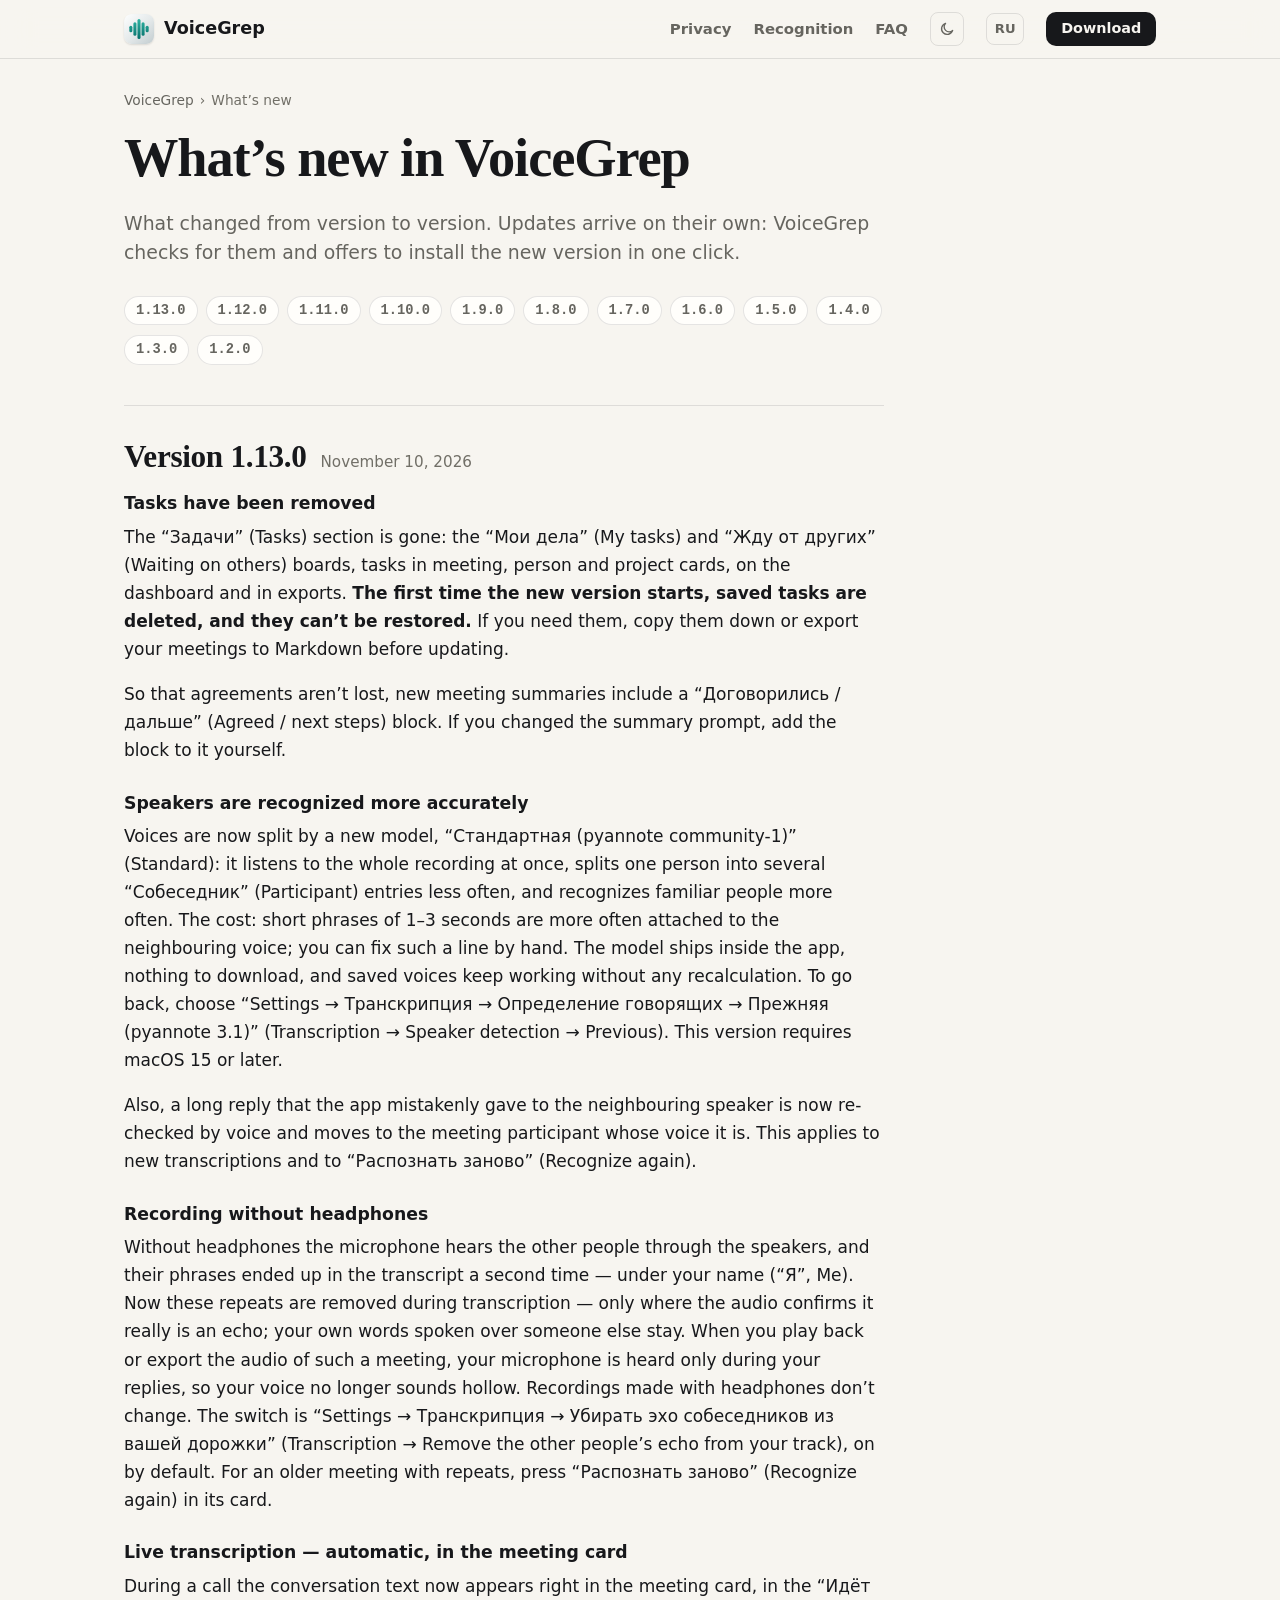
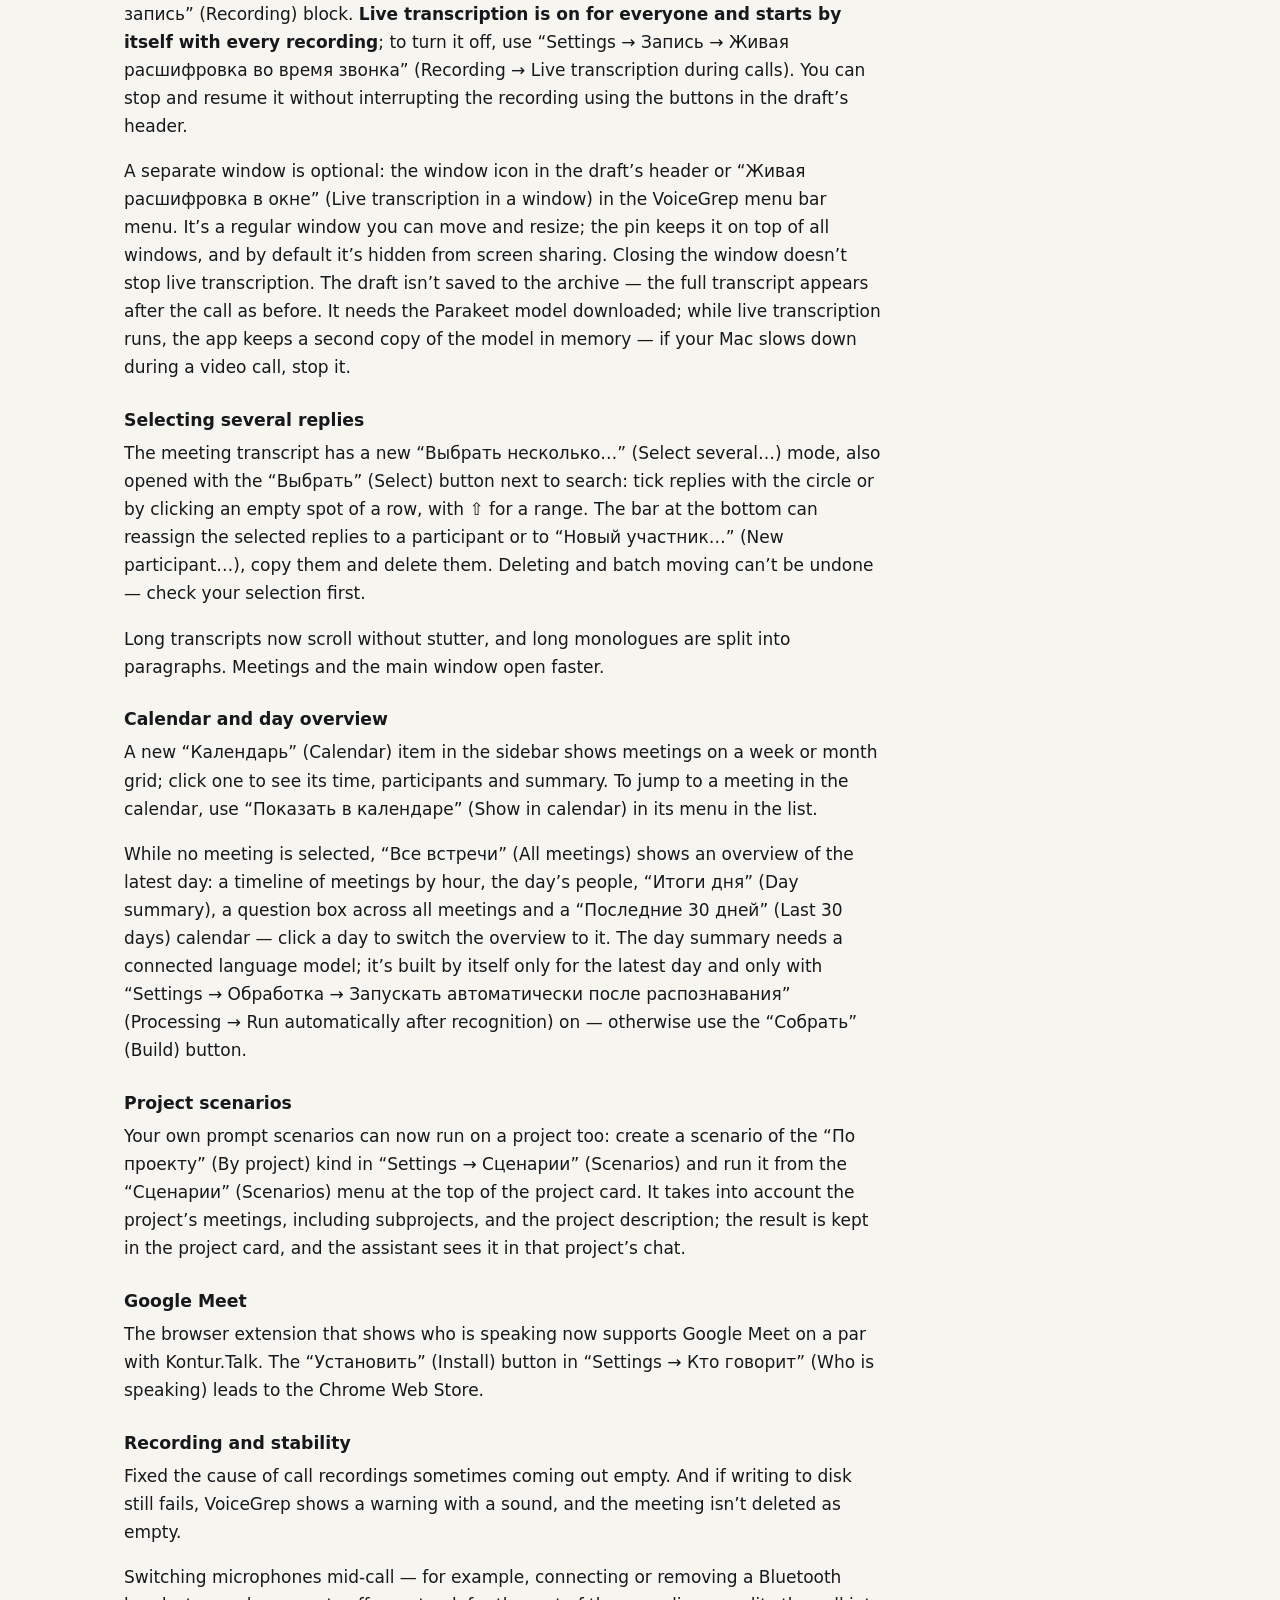
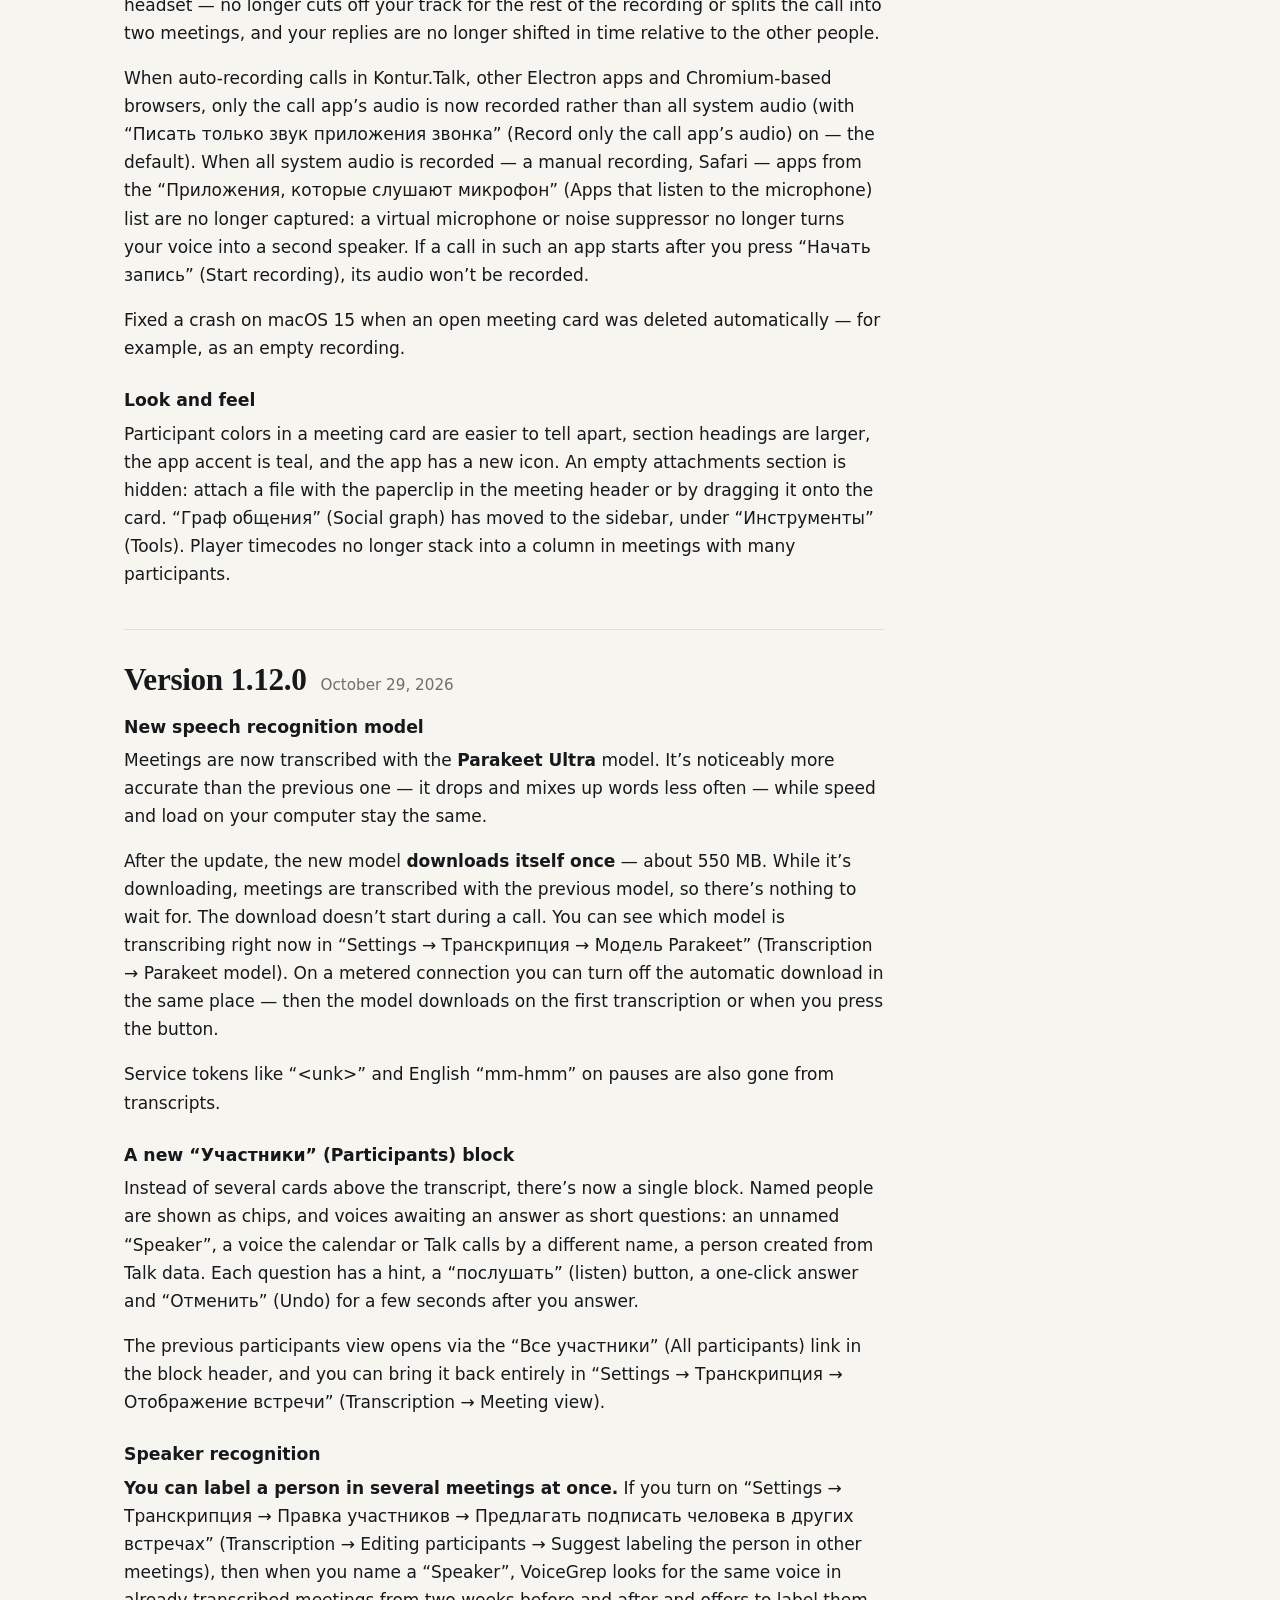
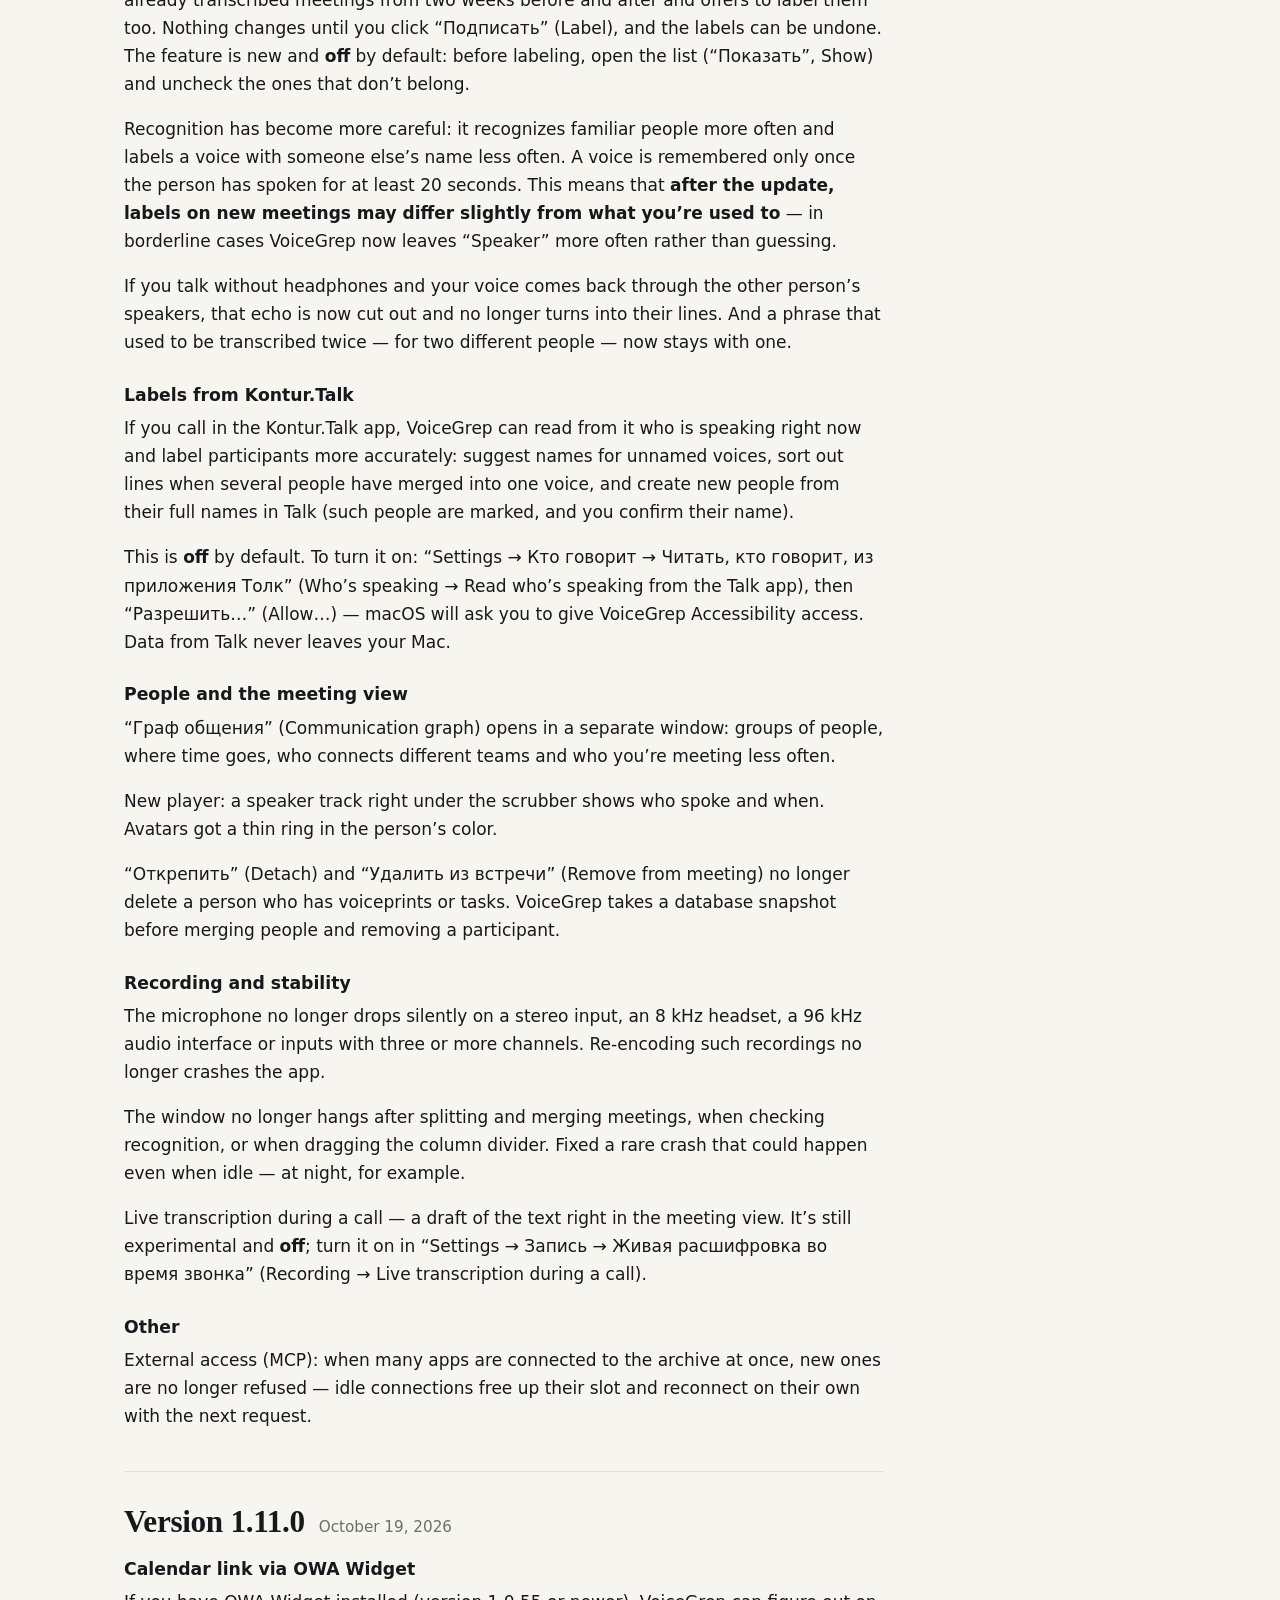
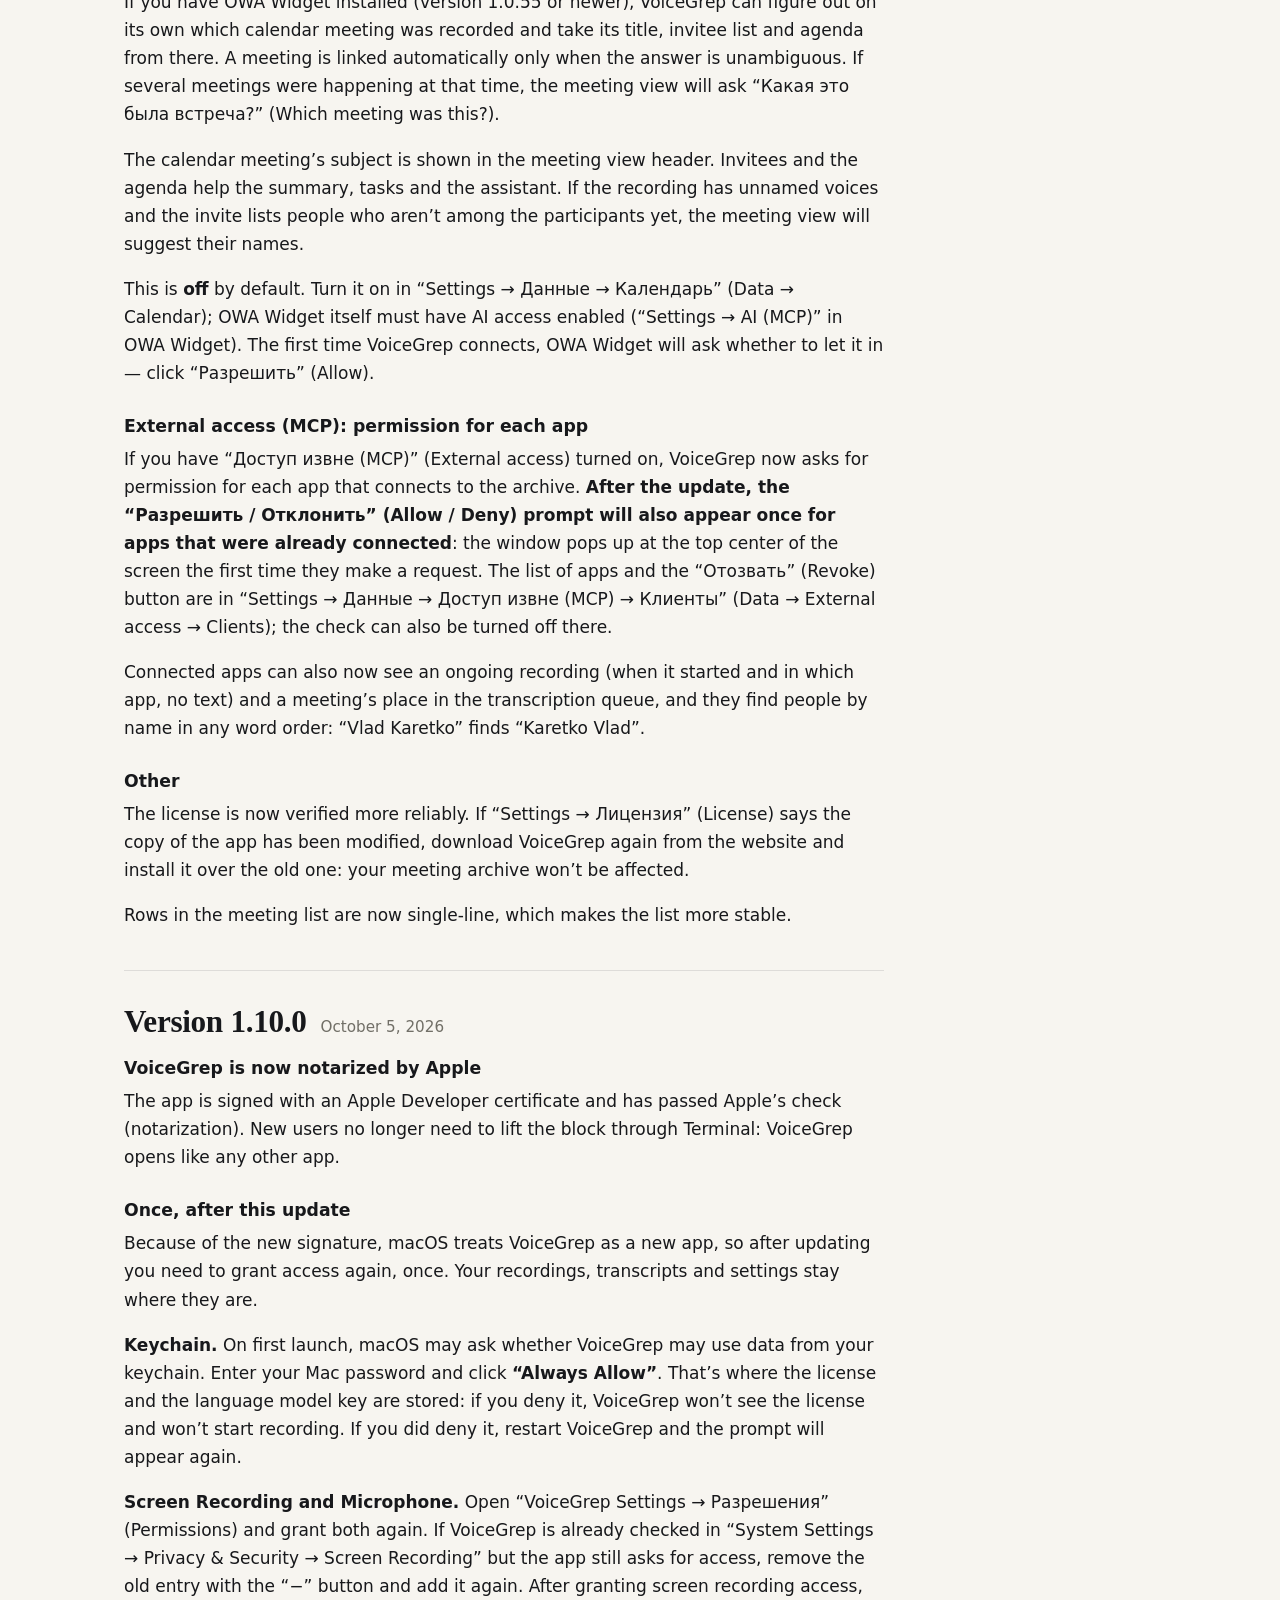
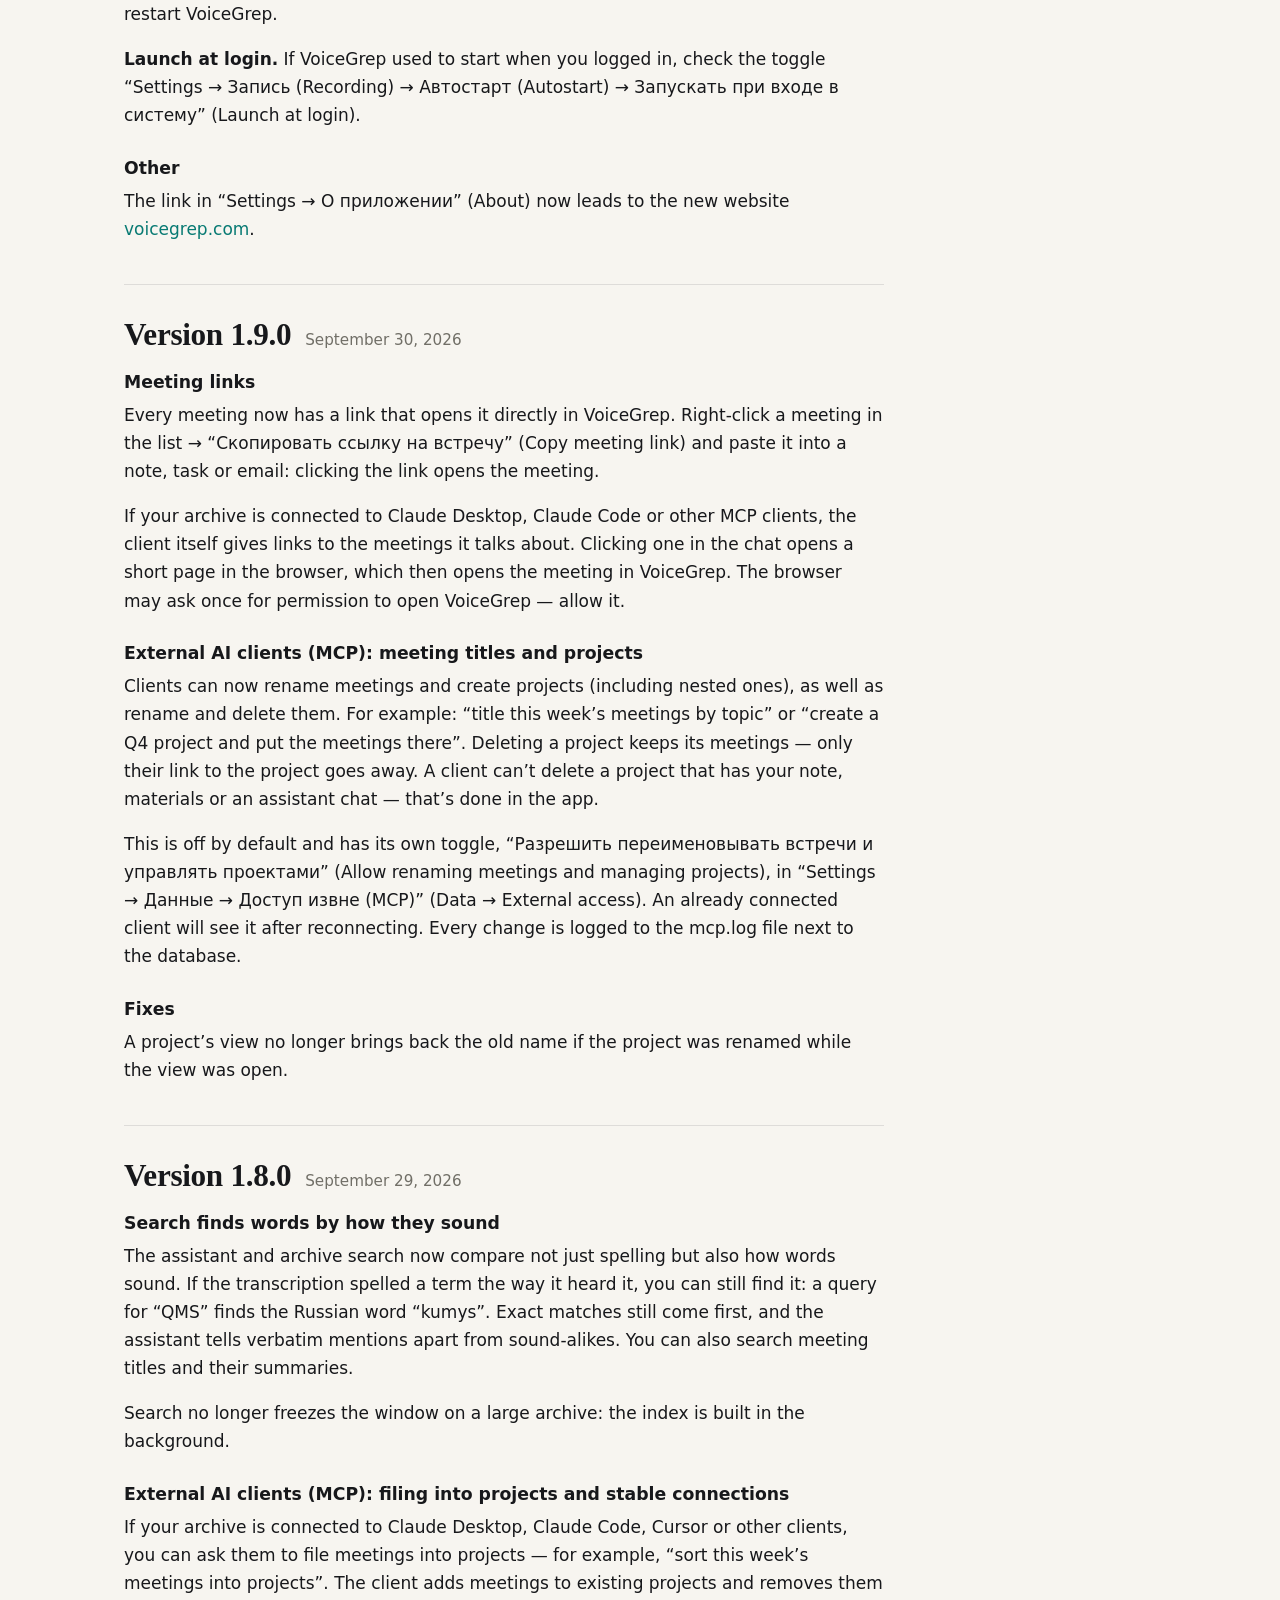
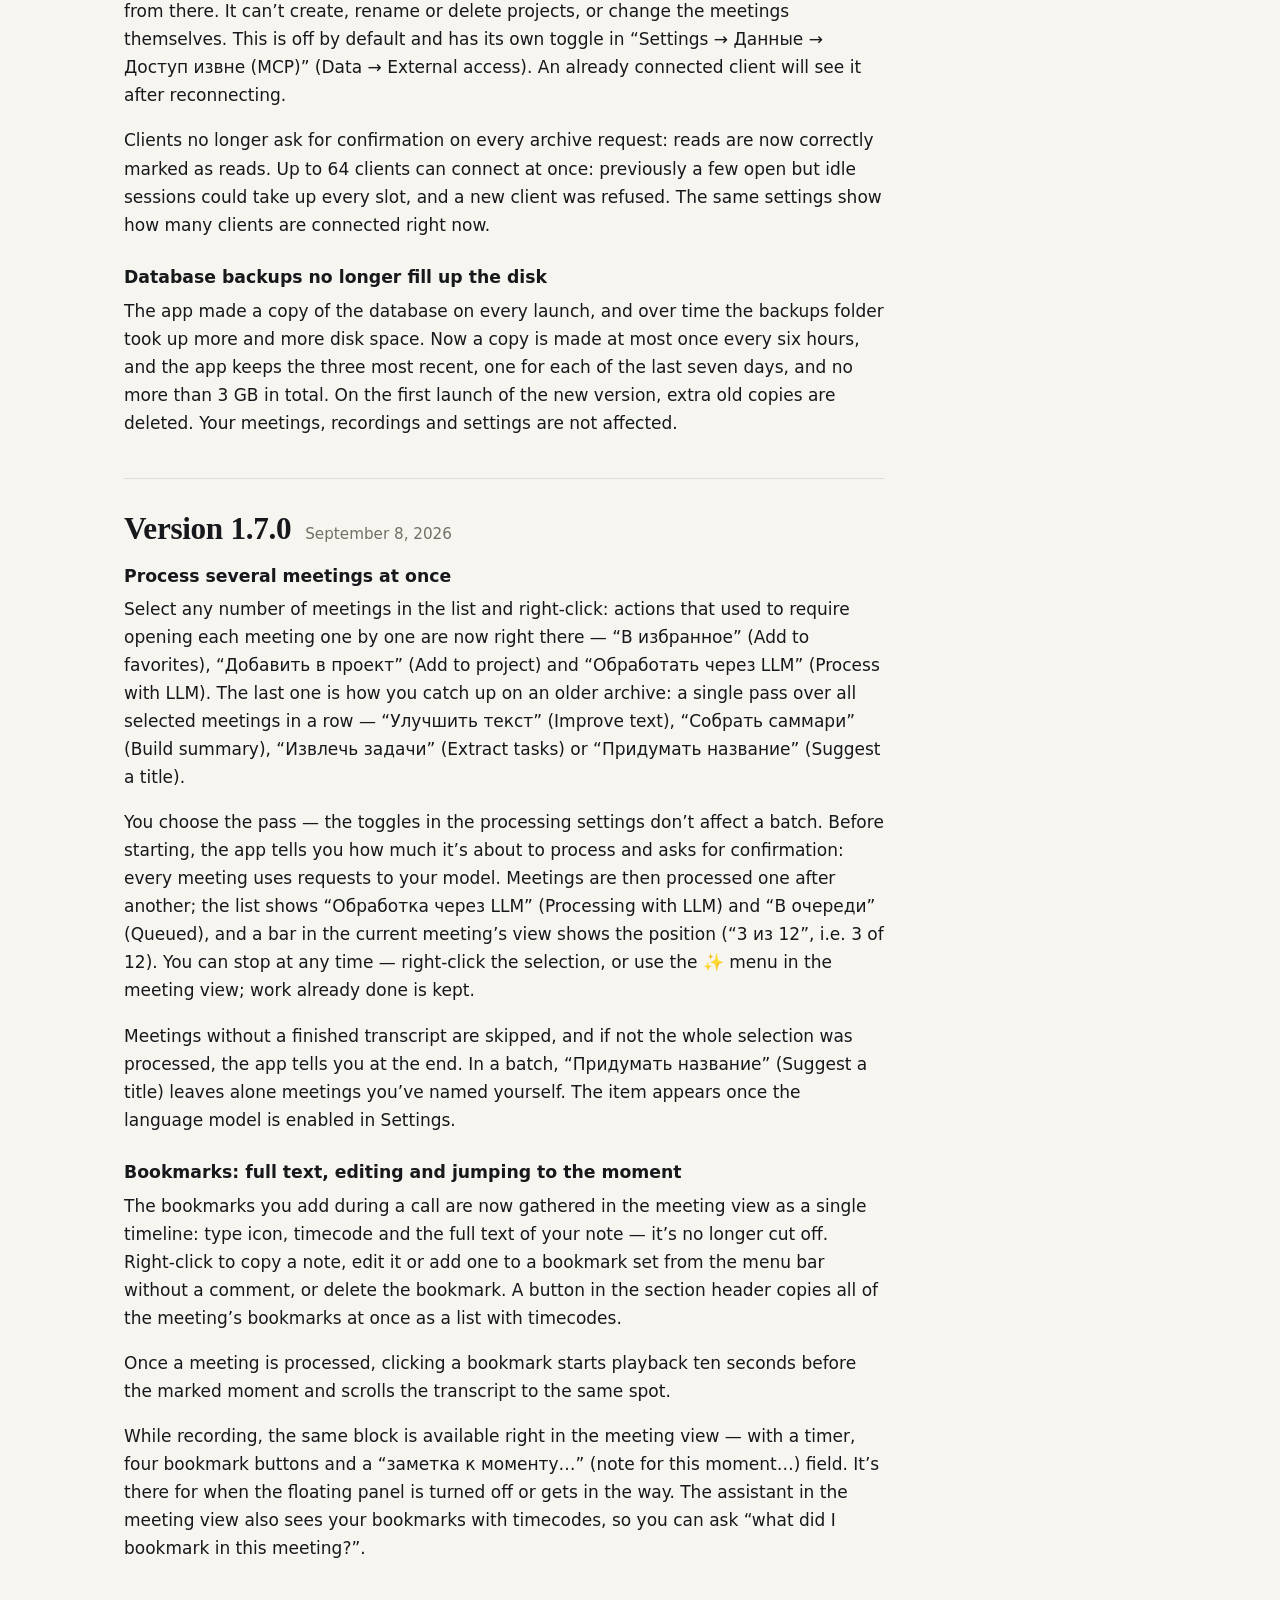
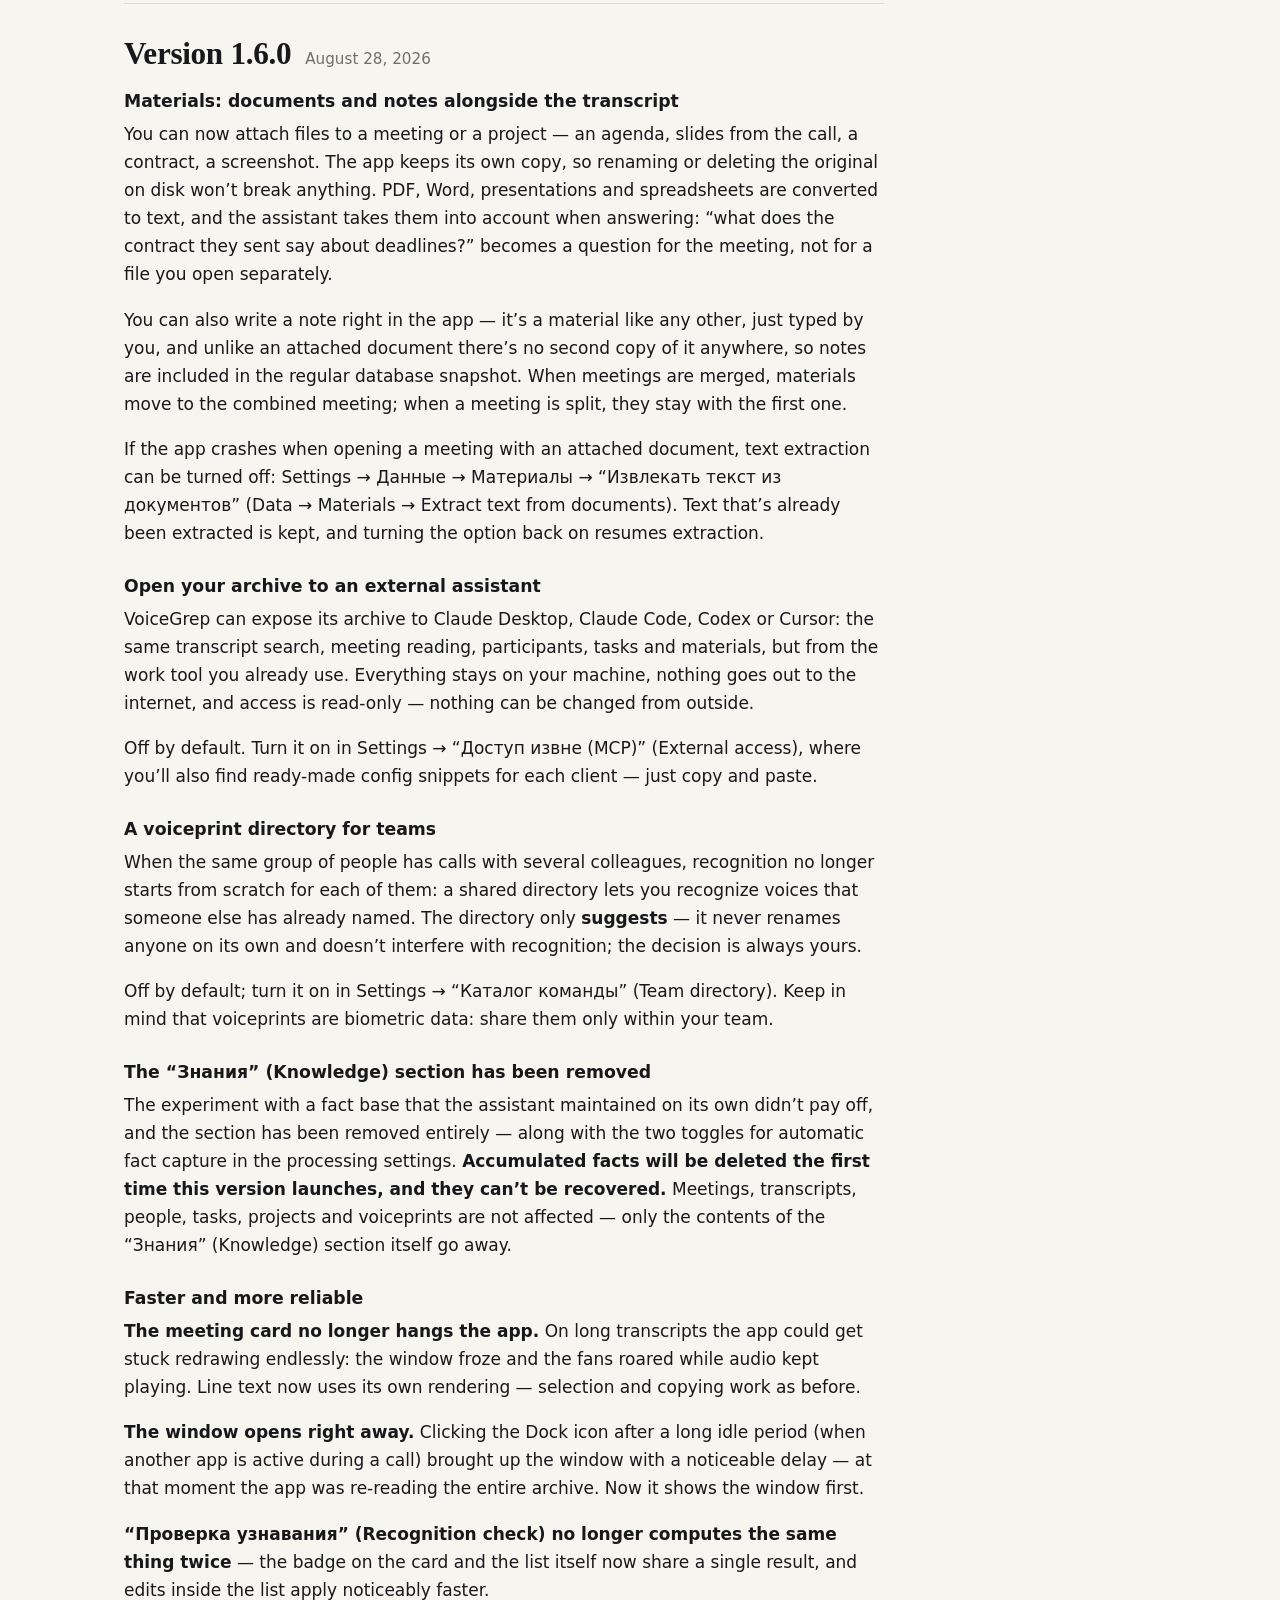
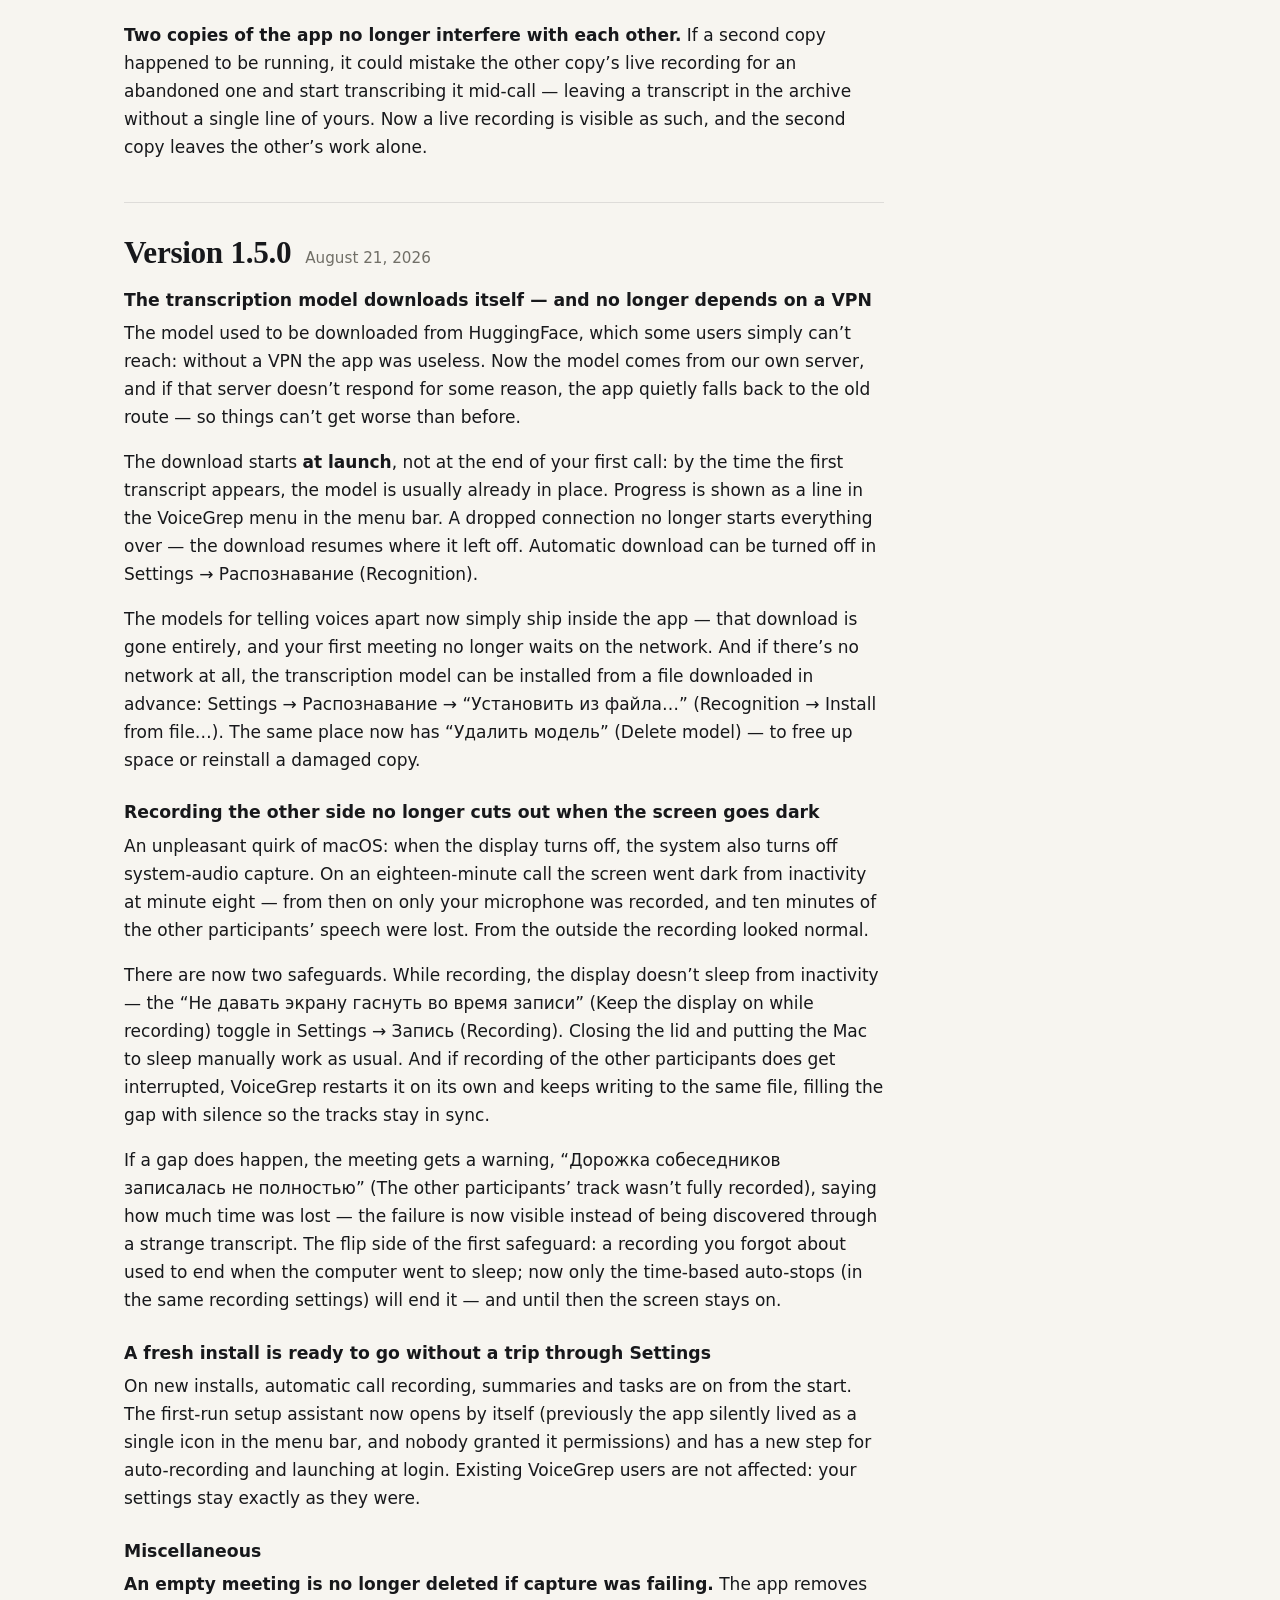
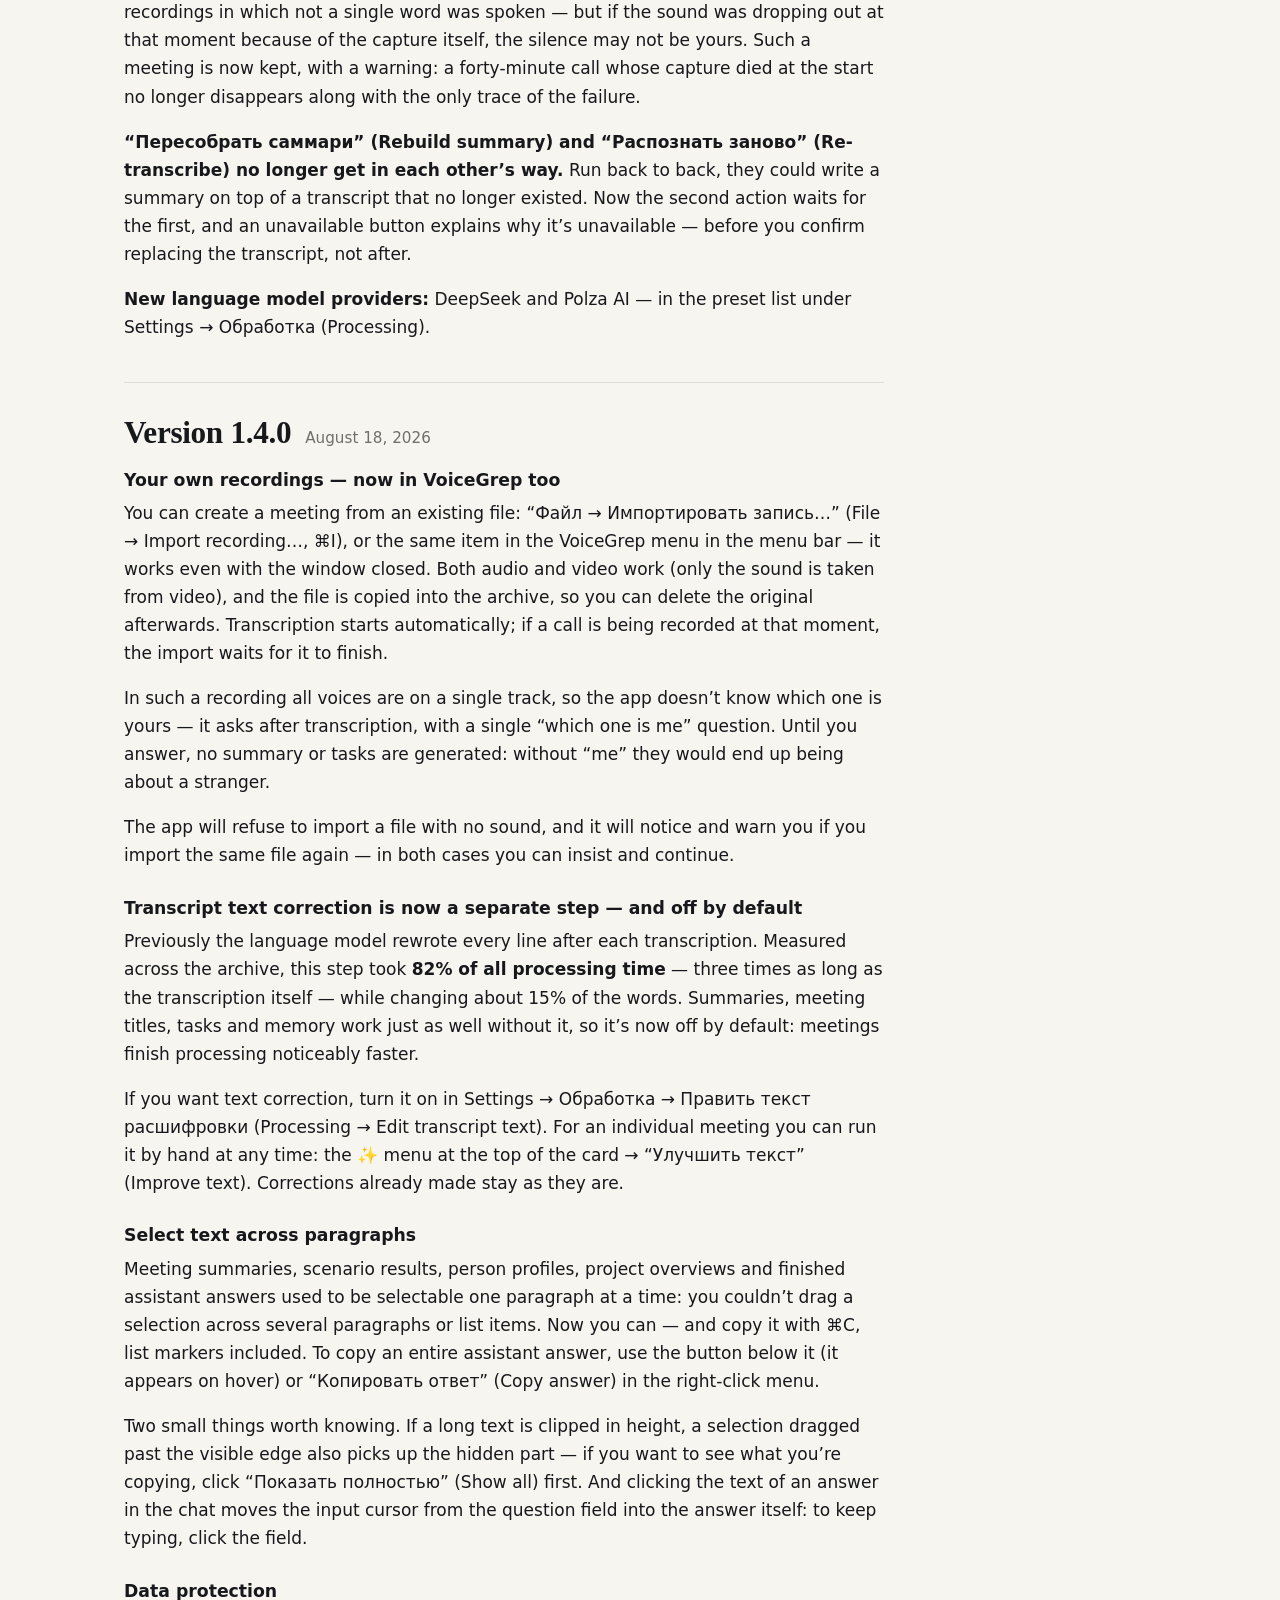
<file: changelog/index.html>
<!DOCTYPE html>
<html lang="en">
<head>
<meta charset="utf-8">
<meta name="viewport" content="width=device-width, initial-scale=1">
<title>What’s new in VoiceGrep — release notes | VoiceGrep</title>
<meta name="description" content="VoiceGrep release notes: what changed in each update of the on-device call transcription app for Mac — speech recognition, speaker recognition, recording.">
<meta property="og:title" content="What’s new in VoiceGrep">
<meta property="og:description" content="VoiceGrep release notes: what changed in each update of the on-device call transcription app for Mac — speech recognition, speaker recognition, recording.">
<meta property="og:type" content="website">
<meta property="og:url" content="https://voicegrep.com/changelog/">
<meta property="og:locale" content="en_US">
<meta property="og:locale:alternate" content="ru_RU">
<meta property="og:site_name" content="VoiceGrep">
<meta property="og:image" content="https://voicegrep.com/og-image-en.png">
<meta property="og:image:width" content="1200">
<meta property="og:image:height" content="630">
<meta property="og:image:alt" content="VoiceGrep: “Call transcripts, right on your Mac” with speaker lanes — Me, Olivia Bell (recognized by voice), Speaker 1">
<meta name="twitter:card" content="summary_large_image">
<meta name="theme-color" content="#f7f5f0" media="(prefers-color-scheme: light)">
<meta name="theme-color" content="#0e0f12" media="(prefers-color-scheme: dark)">
<link rel="icon" href="../favicon.ico" sizes="32x32">
<link rel="icon" href="../favicon.svg" type="image/svg+xml">
<link rel="apple-touch-icon" href="../apple-touch-icon.png">
<link rel="canonical" href="https://voicegrep.com/changelog/">
<link rel="alternate" hreflang="ru" href="https://voicegrep.com/ru/changelog/">
<link rel="alternate" hreflang="en" href="https://voicegrep.com/changelog/">
<link rel="alternate" hreflang="x-default" href="https://voicegrep.com/changelog/">
<link rel="stylesheet" href="../guide.css">
<script>
  // Before first paint: phones get "send the link to your Mac" instead of the download button,
  // and the theme the visitor picked on the landing (shared key) applies without a flash.
  if (navigator.maxTouchPoints > 0 && window.matchMedia && matchMedia('(pointer: coarse)').matches) document.documentElement.classList.add('touch');
  (function () {
    var t = null; try { t = localStorage.getItem('vg.landing.theme'); } catch (e) {}
    if (t !== 'dark' && t !== 'light') t = window.matchMedia && matchMedia('(prefers-color-scheme: dark)').matches ? 'dark' : 'light';
    document.documentElement.setAttribute('data-theme', t);
  })();
</script>
<script src="../guide.js" defer></script>
<!-- seo:jsonld:start -->
<script type="application/ld+json">
{
 "@context": "https://schema.org",
 "@graph": [
  {
   "@type": "WebSite",
   "@id": "https://voicegrep.com/#website",
   "url": "https://voicegrep.com/",
   "name": "VoiceGrep",
   "inLanguage": [
    "ru",
    "en"
   ],
   "publisher": {
    "@id": "https://voicegrep.com/#org"
   }
  },
  {
   "@type": "Organization",
   "@id": "https://voicegrep.com/#org",
   "name": "VoiceGrep",
   "url": "https://voicegrep.com/",
   "logo": "https://voicegrep.com/apple-touch-icon.png",
   "sameAs": [
    "https://t.me/ilyabazhenov",
    "https://github.com/ilyabazhenov/voicegrep-releases"
   ]
  },
  {
   "@type": "WebPage",
   "@id": "https://voicegrep.com/changelog/#page",
   "url": "https://voicegrep.com/changelog/",
   "name": "What’s new in VoiceGrep",
   "description": "VoiceGrep release notes: what changed in each update of the on-device call transcription app for Mac — speech recognition, speaker recognition, recording.",
   "inLanguage": "en",
   "isPartOf": {
    "@id": "https://voicegrep.com/#website"
   },
   "about": {
    "@id": "https://voicegrep.com/#app"
   },
   "publisher": {
    "@id": "https://voicegrep.com/#org"
   },
   "breadcrumb": {
    "@id": "https://voicegrep.com/changelog/#crumbs"
   }
  },
  {
   "@type": "BreadcrumbList",
   "@id": "https://voicegrep.com/changelog/#crumbs",
   "itemListElement": [
    {
     "@type": "ListItem",
     "position": 1,
     "name": "VoiceGrep",
     "item": "https://voicegrep.com/"
    },
    {
     "@type": "ListItem",
     "position": 2,
     "name": "What’s new",
     "item": "https://voicegrep.com/changelog/"
    }
   ]
  }
 ]
}
</script>
<!-- seo:jsonld:end -->
</head>
<body>
  <nav class="top" aria-label="Navigation">
    <div class="wrap nav-in">
      <a class="brand" href="../" aria-label="VoiceGrep — home">
        <svg width="30" height="30" viewBox="100 100 824 824" aria-hidden="true"><defs><linearGradient id="lg-m" x1="132" y1="116" x2="892" y2="916" gradientUnits="userSpaceOnUse"><stop offset="0" stop-color="#FCFDFD"/><stop offset=".52" stop-color="#E4E9EA"/><stop offset="1" stop-color="#C4CED1"/></linearGradient><linearGradient id="lg-w" x1="512" y1="236" x2="512" y2="788" gradientUnits="userSpaceOnUse"><stop offset="0" stop-color="#2FB3A2"/><stop offset="1" stop-color="#06706B"/></linearGradient></defs><rect x="100" y="100" width="824" height="824" rx="184" fill="url(#lg-m)"/><rect class="rim" x="101" y="101" width="822" height="822" rx="183" fill="none" stroke="#5E7378" stroke-width="2" opacity=".28"/><g fill="url(#lg-w)"><rect x="246" y="420" width="84" height="184" rx="42"/><rect x="358" y="328" width="84" height="368" rx="42"/><rect x="470" y="236" width="84" height="552" rx="42"/><rect x="582" y="328" width="84" height="368" rx="42"/><rect x="694" y="420" width="84" height="184" rx="42"/></g></svg>
        VoiceGrep
      </a>
      <div class="nav-links">
        <a class="txt" href="../#t-privacy">Privacy</a>
        <a class="txt" href="../#t-names">Recognition</a>
        <a class="txt" href="../#faq">FAQ</a>
        <button class="theme js-theme" type="button" aria-pressed="false" aria-label="Dark theme" title="Dark theme"><svg class="i-moon" width="16" height="16" viewBox="0 0 24 24" fill="none" stroke="currentColor" stroke-width="2" stroke-linecap="round" stroke-linejoin="round" aria-hidden="true"><path d="M20.5 14.1A8.5 8.5 0 1 1 9.9 3.5a6.6 6.6 0 0 0 10.6 10.6z"/></svg><svg class="i-sun" width="16" height="16" viewBox="0 0 24 24" fill="none" stroke="currentColor" stroke-width="2" stroke-linecap="round" stroke-linejoin="round" aria-hidden="true"><circle cx="12" cy="12" r="4"/><path d="M12 2.5v2M12 19.5v2M2.5 12h2M19.5 12h2M5.3 5.3l1.4 1.4M17.3 17.3l1.4 1.4M5.3 18.7l1.4-1.4M17.3 6.7l1.4-1.4"/></svg></button>
        <a class="lang" href="../ru/changelog/" hreflang="ru" lang="ru" title="Русская версия">RU</a>
        <a class="btn sm no-touch" href="../VoiceGrep-1.13.0.dmg">Download</a>
        <button class="btn sm only-touch js-share" type="button" data-done="Copied" title="Send link to your Mac"><span class="lbl" aria-live="polite">Send to Mac</span></button>
      </div>
    </div>
  </nav>

  <div class="wrap">
    <nav aria-label="Breadcrumb">
      <ol class="crumbs">
        <li><a href="../">VoiceGrep</a></li>
        <li aria-current="page">What’s new</li>
      </ol>
    </nav>
    <article class="guide changelog">
      <h1>What’s new in&nbsp;VoiceGrep</h1>
      <p class="lead">What changed from version to version. Updates arrive on their own: VoiceGrep checks for them and offers to install the new version in one click.</p>
<!-- changelog:start -->
      <nav aria-label="Versions">
        <ul class="versions">
          <li><a href="#v1-13-0">1.13.0</a></li>
          <li><a href="#v1-12-0">1.12.0</a></li>
          <li><a href="#v1-11-0">1.11.0</a></li>
          <li><a href="#v1-10-0">1.10.0</a></li>
          <li><a href="#v1-9-0">1.9.0</a></li>
          <li><a href="#v1-8-0">1.8.0</a></li>
          <li><a href="#v1-7-0">1.7.0</a></li>
          <li><a href="#v1-6-0">1.6.0</a></li>
          <li><a href="#v1-5-0">1.5.0</a></li>
          <li><a href="#v1-4-0">1.4.0</a></li>
          <li><a href="#v1-3-0">1.3.0</a></li>
          <li><a href="#v1-2-0">1.2.0</a></li>
        </ul>
      </nav>
      <section class="release" id="v1-13-0" aria-labelledby="v1-13-0-h">
        <h2 id="v1-13-0-h">Version 1.13.0 <time datetime="2026-11-10">November&nbsp;10, 2026</time></h2>
        <div class="notes">
<h3>Tasks have been removed</h3>
<p>The “<span lang="ru">Задачи</span>” (Tasks) section is gone: the “<span lang="ru">Мои дела</span>” (My tasks) and “<span lang="ru">Жду от других</span>”
(Waiting on others) boards, tasks in meeting, person and project cards, on the dashboard and
in exports. <b>The first time the new version starts, saved tasks are deleted, and they
can’t be restored.</b> If you need them, copy them down or export your meetings to Markdown
before updating.</p>
<p>So that agreements aren’t lost, new meeting summaries include a “<span lang="ru">Договорились</span> / <span lang="ru">дальше</span>”
(Agreed / next steps) block. If you changed the summary prompt, add the block to it
yourself.</p>

<h3>Speakers are recognized more accurately</h3>
<p>Voices are now split by a new model, “<span lang="ru">Стандартная</span> (pyannote community-1)” (Standard): it listens
to the whole recording at once, splits one person into several “<span lang="ru">Собеседник</span>” (Participant) entries
less often, and recognizes familiar people more often. The cost: short phrases of 1–3 seconds are
more often attached to the neighbouring voice; you can fix such a line by hand. The model ships
inside the app, nothing to download, and saved voices keep working without any recalculation. To
go back, choose “Settings → <span lang="ru">Транскрипция → Определение говорящих → Прежняя</span> (pyannote 3.1)”
(Transcription → Speaker detection → Previous). This version requires macOS 15 or later.</p>
<p>Also, a long reply that the app mistakenly gave to the neighbouring speaker is now
re-checked by voice and moves to the meeting participant whose voice it is. This applies to new
transcriptions and to “<span lang="ru">Распознать заново</span>” (Recognize again).</p>

<h3>Recording without headphones</h3>
<p>Without headphones the microphone hears the other people through the speakers, and their
phrases ended up in the transcript a second time — under your name (“<span lang="ru">Я</span>”, Me). Now these repeats
are removed during transcription — only where the audio confirms it really is an echo; your own
words spoken over someone else stay. When you play back or export the audio of such a meeting,
your microphone is heard only during your replies, so your voice no longer sounds hollow.
Recordings made with headphones don’t change. The switch is “Settings → <span lang="ru">Транскрипция → Убирать</span>
<span lang="ru">эхо собеседников из вашей дорожки</span>” (Transcription → Remove the other people’s echo from your
track), on by default. For an older meeting with repeats, press “<span lang="ru">Распознать заново</span>” (Recognize
again) in its card.</p>

<h3>Live transcription — automatic, in the meeting card</h3>
<p>During a call the conversation text now appears right in the meeting card, in the “<span lang="ru">Идёт</span>
<span lang="ru">запись</span>” (Recording) block. <b>Live transcription is on for everyone and starts by itself with
every recording</b>; to turn it off, use “Settings → <span lang="ru">Запись → Живая расшифровка во время звонка</span>”
(Recording → Live transcription during calls). You can stop and resume it without interrupting
the recording using the buttons in the draft’s header.</p>
<p>A separate window is optional: the window icon in the draft’s header or “<span lang="ru">Живая расшифровка в</span>
<span lang="ru">окне</span>” (Live transcription in a window) in the VoiceGrep menu bar menu. It’s a regular window you
can move and resize; the pin keeps it on top of all windows, and by default it’s hidden from
screen sharing. Closing the window doesn’t stop live transcription. The draft isn’t saved to the
archive — the full transcript appears after the call as before. It needs the Parakeet model
downloaded; while live transcription runs, the app keeps a second copy of the model in memory —
if your Mac slows down during a video call, stop it.</p>

<h3>Selecting several replies</h3>
<p>The meeting transcript has a new “<span lang="ru">Выбрать несколько…</span>” (Select several…) mode, also opened
with the “<span lang="ru">Выбрать</span>” (Select) button next to search: tick replies with the circle or by clicking
an empty spot of a row, with ⇧ for a range. The bar at the bottom can reassign the selected
replies to a participant or to “<span lang="ru">Новый участник…</span>” (New participant…), copy them and delete
them. Deleting and batch moving can’t be undone — check your selection first.</p>
<p>Long transcripts now scroll without stutter, and long monologues are split into
paragraphs. Meetings and the main window open faster.</p>

<h3>Calendar and day overview</h3>
<p>A new “<span lang="ru">Календарь</span>” (Calendar) item in the sidebar shows meetings on a week or month grid;
click one to see its time, participants and summary. To jump to a meeting in the calendar, use
“<span lang="ru">Показать в календаре</span>” (Show in calendar) in its menu in the list.</p>
<p>While no meeting is selected, “<span lang="ru">Все встречи</span>” (All meetings) shows an overview of the latest
day: a timeline of meetings by hour, the day’s people, “<span lang="ru">Итоги дня</span>” (Day summary), a question
box across all meetings and a “<span lang="ru">Последние 30 дней</span>” (Last 30 days) calendar — click a day to
switch the overview to it. The day summary needs a connected language model; it’s built by
itself only for the latest day and only with “Settings → <span lang="ru">Обработка → Запускать автоматически</span>
<span lang="ru">после распознавания</span>” (Processing → Run automatically after recognition) on — otherwise use
the “<span lang="ru">Собрать</span>” (Build) button.</p>

<h3>Project scenarios</h3>
<p>Your own prompt scenarios can now run on a project too: create a scenario of the “<span lang="ru">По проекту</span>”
(By project) kind in “Settings → <span lang="ru">Сценарии</span>” (Scenarios) and run it from the “<span lang="ru">Сценарии</span>”
(Scenarios) menu at the top of the project card. It takes into account the project’s meetings,
including subprojects, and the project description; the result is kept in the project card, and
the assistant sees it in that project’s chat.</p>

<h3>Google Meet</h3>
<p>The browser extension that shows who is speaking now supports Google Meet on a par with
Kontur.Talk. The “<span lang="ru">Установить</span>” (Install) button in “Settings → <span lang="ru">Кто говорит</span>” (Who is speaking)
leads to the Chrome Web Store.</p>

<h3>Recording and stability</h3>
<p>Fixed the cause of call recordings sometimes coming out empty. And if writing to disk
still fails, VoiceGrep shows a warning with a sound, and the meeting isn’t deleted as
empty.</p>
<p>Switching microphones mid-call — for example, connecting or removing a Bluetooth headset — no
longer cuts off your track for the rest of the recording or splits the call into two meetings, and
your replies are no longer shifted in time relative to the other people.</p>
<p>When auto-recording calls in Kontur.Talk, other Electron apps and Chromium-based browsers,
only the call app’s audio is now recorded rather than all system audio (with “<span lang="ru">Писать только</span>
<span lang="ru">звук приложения звонка</span>” (Record only the call app’s audio) on — the default). When all system
audio is recorded — a manual recording, Safari — apps from the “<span lang="ru">Приложения, которые слушают</span>
<span lang="ru">микрофон</span>” (Apps that listen to the microphone) list are no longer captured: a virtual
microphone or noise suppressor no longer turns your voice into a second speaker. If a call in
such an app starts after you press “<span lang="ru">Начать запись</span>” (Start recording), its audio won’t be recorded.</p>
<p>Fixed a crash on macOS 15 when an open meeting card was deleted automatically — for
example, as an empty recording.</p>

<h3>Look and feel</h3>
<p>Participant colors in a meeting card are easier to tell apart, section headings are
larger, the app accent is teal, and the app has a new icon. An empty attachments section is hidden: attach a file with
the paperclip in the meeting header or by dragging it onto the card. “<span lang="ru">Граф общения</span>” (Social
graph) has moved to the sidebar, under “<span lang="ru">Инструменты</span>” (Tools). Player timecodes no longer stack
into a column in meetings with many participants.</p>
        </div>
      </section>
      <section class="release" id="v1-12-0" aria-labelledby="v1-12-0-h">
        <h2 id="v1-12-0-h">Version 1.12.0 <time datetime="2026-10-29">October&nbsp;29, 2026</time></h2>
        <div class="notes">
<h3>New speech recognition model</h3>
<p>Meetings are now transcribed with the <b>Parakeet Ultra</b> model. It’s noticeably more
accurate than the previous one — it drops and mixes up words less often — while speed and load
on your computer stay the same.</p>
<p>After the update, the new model <b>downloads itself once</b> — about 550 MB. While it’s
downloading, meetings are transcribed with the previous model, so there’s nothing to wait for.
The download doesn’t start during a call. You can see which model is transcribing right now
in “Settings → <span lang="ru">Транскрипция → Модель</span> Parakeet” (Transcription → Parakeet model). On a metered connection you
can turn off the automatic download in the same place — then the model downloads on the first
transcription or when you press the button.</p>
<p>Service tokens like “&lt;unk&gt;” and English “mm-hmm” on pauses are also gone from
transcripts.</p>

<h3>A new “<span lang="ru">Участники</span>” (Participants) block</h3>
<p>Instead of several cards above the transcript, there’s now a single block. Named people are
shown as chips, and voices awaiting an answer as short questions: an unnamed “Speaker”, a
voice the calendar or Talk calls by a different name, a person created from Talk data. Each
question has a hint, a “<span lang="ru">послушать</span>” (listen) button, a one-click answer and “<span lang="ru">Отменить</span>” (Undo)
for a few seconds after you answer.</p>
<p>The previous participants view opens via the “<span lang="ru">Все участники</span>” (All participants) link in
the block header, and you can bring it back entirely in “Settings → <span lang="ru">Транскрипция → Отображение</span>
<span lang="ru">встречи</span>” (Transcription → Meeting view).</p>

<h3>Speaker recognition</h3>
<p><b>You can label a person in several meetings at once.</b> If you turn on “Settings →
<span lang="ru">Транскрипция → Правка участников → Предлагать подписать человека в других встречах</span>”
(Transcription → Editing participants → Suggest labeling the person in other meetings), then
when you name a “Speaker”, VoiceGrep looks for the same voice in already transcribed meetings
from two weeks before and after and offers to label them too. Nothing changes until you click
“<span lang="ru">Подписать</span>” (Label), and the labels can be undone. The feature is new and <b>off</b> by
default: before labeling, open the list (“<span lang="ru">Показать</span>”, Show) and uncheck the ones that don’t
belong.</p>
<p>Recognition has become more careful: it recognizes familiar people more often and labels a
voice with someone else’s name less often. A voice is remembered only once the person has
spoken for at least 20 seconds. This means that <b>after the update, labels on new meetings
may differ slightly from what you’re used to</b> — in borderline cases VoiceGrep now leaves
“Speaker” more often rather than guessing.</p>
<p>If you talk without headphones and your voice comes back through the other person’s
speakers, that echo is now cut out and no longer turns into their lines. And a phrase that
used to be transcribed twice — for two different people — now stays with one.</p>

<h3>Labels from Kontur.Talk</h3>
<p>If you call in the Kontur.Talk app, VoiceGrep can read from it who is speaking right now and
label participants more accurately: suggest names for unnamed voices, sort out lines when
several people have merged into one voice, and create new people from their full names in
Talk (such people are marked, and you confirm their name).</p>
<p>This is <b>off</b> by default. To turn it on: “Settings → <span lang="ru">Кто говорит → Читать, кто</span>
<span lang="ru">говорит, из приложения Толк</span>” (Who’s speaking → Read who’s speaking from the Talk app), then
“<span lang="ru">Разрешить…</span>” (Allow…) — macOS will ask you to give VoiceGrep Accessibility access. Data from
Talk never leaves your Mac.</p>

<h3>People and the meeting view</h3>
<p>“<span lang="ru">Граф общения</span>” (Communication graph) opens in a separate window: groups of people, where
time goes, who connects different teams and who you’re meeting less often.</p>
<p>New player: a speaker track right under the scrubber shows who spoke and when. Avatars got a
thin ring in the person’s color.</p>
<p>“<span lang="ru">Открепить</span>” (Detach) and “<span lang="ru">Удалить из встречи</span>” (Remove from meeting) no longer delete a
person who has voiceprints or tasks. VoiceGrep takes a database snapshot before merging people
and removing a participant.</p>

<h3>Recording and stability</h3>
<p>The microphone no longer drops silently on a stereo input, an 8 kHz headset, a 96 kHz audio
interface or inputs with three or more channels. Re-encoding such recordings no longer crashes
the app.</p>
<p>The window no longer hangs after splitting and merging meetings, when checking recognition,
or when dragging the column divider. Fixed a rare crash that could happen even when idle — at
night, for example.</p>
<p>Live transcription during a call — a draft of the text right in the meeting view. It’s
still experimental and <b>off</b>; turn it on in “Settings → <span lang="ru">Запись → Живая расшифровка во</span>
<span lang="ru">время звонка</span>” (Recording → Live transcription during a call).</p>

<h3>Other</h3>
<p>External access (MCP): when many apps are connected to the archive at once, new ones are no
longer refused — idle connections free up their slot and reconnect on their own with the next
request.</p>
        </div>
      </section>
      <section class="release" id="v1-11-0" aria-labelledby="v1-11-0-h">
        <h2 id="v1-11-0-h">Version 1.11.0 <time datetime="2026-10-19">October&nbsp;19, 2026</time></h2>
        <div class="notes">
<h3>Calendar link via OWA Widget</h3>
<p>If you have OWA Widget installed (version 1.0.55 or newer), VoiceGrep can figure out on its
own which calendar meeting was recorded and take its title, invitee list and agenda from
there. A meeting is linked automatically only when the answer is unambiguous. If several
meetings were happening at that time, the meeting view will ask “<span lang="ru">Какая это была встреча</span>?”
(Which meeting was this?).</p>
<p>The calendar meeting’s subject is shown in the meeting view header. Invitees and the agenda
help the summary, tasks and the assistant. If the recording has unnamed voices and the invite
lists people who aren’t among the participants yet, the meeting view will suggest their
names.</p>
<p>This is <b>off</b> by default. Turn it on in “Settings → <span lang="ru">Данные → Календарь</span>” (Data →
Calendar); OWA Widget itself must have AI access enabled (“Settings → AI (MCP)” in OWA
Widget). The first time VoiceGrep connects, OWA Widget will ask whether to let it in — click
“<span lang="ru">Разрешить</span>” (Allow).</p>

<h3>External access (MCP): permission for each app</h3>
<p>If you have “<span lang="ru">Доступ извне</span> (MCP)” (External access) turned on, VoiceGrep now asks for
permission for each app that connects to the archive. <b>After the update, the “<span lang="ru">Разрешить</span> /
<span lang="ru">Отклонить</span>” (Allow / Deny) prompt will also appear once for apps that were already
connected</b>: the window pops up at the top center of the screen the first time they make a
request. The list of apps and the “<span lang="ru">Отозвать</span>” (Revoke) button are in “Settings → <span lang="ru">Данные</span> →
<span lang="ru">Доступ извне</span> (MCP) → <span lang="ru">Клиенты</span>” (Data → External access → Clients); the check can also be
turned off there.</p>
<p>Connected apps can also now see an ongoing recording (when it started and in which app, no
text) and a meeting’s place in the transcription queue, and they find people by name in any
word order: “Vlad Karetko” finds “Karetko Vlad”.</p>

<h3>Other</h3>
<p>The license is now verified more reliably. If “Settings → <span lang="ru">Лицензия</span>” (License) says the copy
of the app has been modified, download VoiceGrep again from the website and install it over
the old one: your meeting archive won’t be affected.</p>
<p>Rows in the meeting list are now single-line, which makes the list more stable.</p>
        </div>
      </section>
      <section class="release" id="v1-10-0" aria-labelledby="v1-10-0-h">
        <h2 id="v1-10-0-h">Version 1.10.0 <time datetime="2026-10-05">October&nbsp;5, 2026</time></h2>
        <div class="notes">
<h3>VoiceGrep is now notarized by Apple</h3>
<p>The app is signed with an Apple Developer certificate and has passed Apple’s check
(notarization). New users no longer need to lift the block through Terminal: VoiceGrep opens
like any other app.</p>

<h3>Once, after this update</h3>
<p>Because of the new signature, macOS treats VoiceGrep as a new app, so after updating you
need to grant access again, once. Your recordings, transcripts and settings stay where they
are.</p>
<p><b>Keychain.</b> On first launch, macOS may ask whether VoiceGrep may use data from your
keychain. Enter your Mac password and click <b>“Always Allow”</b>. That’s where the license and
the language model key are stored: if you deny it, VoiceGrep won’t see the license and won’t
start recording. If you did deny it, restart VoiceGrep and the prompt will appear again.</p>
<p><b>Screen Recording and Microphone.</b> Open “VoiceGrep Settings → <span lang="ru">Разрешения</span>”
(Permissions) and grant both again. If VoiceGrep is already checked in “System Settings →
Privacy &amp; Security → Screen Recording” but the app still asks for access, remove the old
entry with the “−” button and add it again. After granting screen recording access, restart
VoiceGrep.</p>
<p><b>Launch at login.</b> If VoiceGrep used to start when you logged in, check the toggle
“Settings → <span lang="ru">Запись</span> (Recording) → <span lang="ru">Автостарт</span> (Autostart) → <span lang="ru">Запускать при входе в систему</span>”
(Launch at login).</p>

<h3>Other</h3>
<p>The link in “Settings → <span lang="ru">О приложении</span>” (About) now leads to the new website
<a href="https://voicegrep.com">voicegrep.com</a>.</p>
        </div>
      </section>
      <section class="release" id="v1-9-0" aria-labelledby="v1-9-0-h">
        <h2 id="v1-9-0-h">Version 1.9.0 <time datetime="2026-09-30">September&nbsp;30, 2026</time></h2>
        <div class="notes">
<h3>Meeting links</h3>
<p>Every meeting now has a link that opens it directly in VoiceGrep. Right-click a meeting in
the list → “<span lang="ru">Скопировать ссылку на встречу</span>” (Copy meeting link) and paste it into a note, task
or email: clicking the link opens the meeting.</p>
<p>If your archive is connected to Claude Desktop, Claude Code or other MCP clients, the
client itself gives links to the meetings it talks about. Clicking one in the chat opens a
short page in the browser, which then opens the meeting in VoiceGrep. The browser may ask
once for permission to open VoiceGrep — allow it.</p>

<h3>External AI clients (MCP): meeting titles and projects</h3>
<p>Clients can now rename meetings and create projects (including nested ones), as well as
rename and delete them. For example: “title this week’s meetings by topic” or “create a Q4
project and put the meetings there”. Deleting a project keeps its meetings — only their link
to the project goes away. A client can’t delete a project that has your note, materials or an
assistant chat — that’s done in the app.</p>
<p>This is off by default and has its own toggle, “<span lang="ru">Разрешить переименовывать встречи и</span>
<span lang="ru">управлять проектами</span>” (Allow renaming meetings and managing projects), in “Settings → <span lang="ru">Данные</span> →
<span lang="ru">Доступ извне</span> (MCP)” (Data → External access). An already connected client will see it after
reconnecting. Every change is logged to the mcp.log file next to the database.</p>

<h3>Fixes</h3>
<p>A project’s view no longer brings back the old name if the project was renamed while the
view was open.</p>
        </div>
      </section>
      <section class="release" id="v1-8-0" aria-labelledby="v1-8-0-h">
        <h2 id="v1-8-0-h">Version 1.8.0 <time datetime="2026-09-29">September&nbsp;29, 2026</time></h2>
        <div class="notes">
<h3>Search finds words by how they sound</h3>
<p>The assistant and archive search now compare not just spelling but also how words sound.
If the transcription spelled a term the way it heard it, you can still find it: a query for
“QMS” finds the Russian word “kumys”. Exact matches still come first, and the assistant tells
verbatim mentions apart from sound-alikes. You can also search meeting titles and their
summaries.</p>
<p>Search no longer freezes the window on a large archive: the index is built in the
background.</p>

<h3>External AI clients (MCP): filing into projects and stable connections</h3>
<p>If your archive is connected to Claude Desktop, Claude Code, Cursor or other clients, you
can ask them to file meetings into projects — for example, “sort this week’s meetings into
projects”. The client adds meetings to existing projects and removes them from there. It
can’t create, rename or delete projects, or change the meetings themselves. This is off by
default and has its own toggle in “Settings → <span lang="ru">Данные → Доступ извне</span> (MCP)” (Data → External
access). An already connected client will see it after reconnecting.</p>
<p>Clients no longer ask for confirmation on every archive request: reads are now correctly
marked as reads. Up to 64 clients can connect at once: previously a few open but idle sessions
could take up every slot, and a new client was refused. The same settings show how many
clients are connected right now.</p>

<h3>Database backups no longer fill up the disk</h3>
<p>The app made a copy of the database on every launch, and over time the backups folder took
up more and more disk space. Now a copy is made at most once every six hours, and the app
keeps the three most recent, one for each of the last seven days, and no more than 3 GB in
total. On the first launch of the new version, extra old copies are deleted. Your meetings,
recordings and settings are not affected.</p>
        </div>
      </section>
      <section class="release" id="v1-7-0" aria-labelledby="v1-7-0-h">
        <h2 id="v1-7-0-h">Version 1.7.0 <time datetime="2026-09-08">September&nbsp;8, 2026</time></h2>
        <div class="notes">
<h3>Process several meetings at once</h3>

<p>Select any number of meetings in the list and right-click: actions that used to require
opening each meeting one by one are now right there — “<span lang="ru">В избранное</span>” (Add to favorites),
“<span lang="ru">Добавить в проект</span>” (Add to project) and “<span lang="ru">Обработать через</span> LLM” (Process with LLM). The last
one is how you catch up on an older archive: a single pass over all selected meetings in a
row — “<span lang="ru">Улучшить текст</span>” (Improve text), “<span lang="ru">Собрать саммари</span>” (Build summary), “<span lang="ru">Извлечь задачи</span>”
(Extract tasks) or “<span lang="ru">Придумать название</span>” (Suggest a title).</p>

<p>You choose the pass — the toggles in the processing settings don’t affect a batch. Before
starting, the app tells you how much it’s about to process and asks for confirmation: every
meeting uses requests to your model. Meetings are then processed one after another; the list
shows “<span lang="ru">Обработка через</span> LLM” (Processing with LLM) and “<span lang="ru">В очереди</span>” (Queued), and a bar in the
current meeting’s view shows the position (“3 <span lang="ru">из</span> 12”, i.e. 3 of 12). You can stop at any
time — right-click the selection, or use the ✨ menu in the meeting view; work already done is
kept.</p>

<p>Meetings without a finished transcript are skipped, and if not the whole selection was
processed, the app tells you at the end. In a batch, “<span lang="ru">Придумать название</span>” (Suggest a title)
leaves alone meetings you’ve named yourself. The item appears once the language model is
enabled in Settings.</p>

<h3>Bookmarks: full text, editing and jumping to the moment</h3>

<p>The bookmarks you add during a call are now gathered in the meeting view as a single
timeline: type icon, timecode and the full text of your note — it’s no longer cut off.
Right-click to copy a note, edit it or add one to a bookmark set from the menu bar without a
comment, or delete the bookmark. A button in the section header copies all of the meeting’s
bookmarks at once as a list with timecodes.</p>

<p>Once a meeting is processed, clicking a bookmark starts playback ten seconds before the
marked moment and scrolls the transcript to the same spot.</p>

<p>While recording, the same block is available right in the meeting view — with a timer,
four bookmark buttons and a “<span lang="ru">заметка к моменту…</span>” (note for this moment…) field. It’s there for
when the floating panel is turned off or gets in the way. The assistant in the meeting view
also sees your bookmarks with timecodes, so you can ask “what did I bookmark in this
meeting?”.</p>
        </div>
      </section>
      <section class="release" id="v1-6-0" aria-labelledby="v1-6-0-h">
        <h2 id="v1-6-0-h">Version 1.6.0 <time datetime="2026-08-28">August&nbsp;28, 2026</time></h2>
        <div class="notes">
<h3>Materials: documents and notes alongside the transcript</h3>

<p>You can now attach files to a meeting or a project — an agenda, slides from the call, a
contract, a screenshot. The app keeps its own copy, so renaming or deleting the original on
disk won’t break anything. PDF, Word, presentations and spreadsheets are converted to text, and
the assistant takes them into account when answering: “what does the contract they sent say
about deadlines?” becomes a question for the meeting, not for a file you open separately.</p>

<p>You can also write a note right in the app — it’s a material like any other, just typed by
you, and unlike an attached document there’s no second copy of it anywhere, so notes are
included in the regular database snapshot. When meetings are merged, materials move to the
combined meeting; when a meeting is split, they stay with the first one.</p>

<p>If the app crashes when opening a meeting with an attached document, text extraction can be
turned off: Settings → <span lang="ru">Данные → Материалы</span> → “<span lang="ru">Извлекать текст из документов</span>” (Data → Materials →
Extract text from documents). Text that’s already been extracted is kept, and turning the
option back on resumes extraction.</p>

<h3>Open your archive to an external assistant</h3>

<p>VoiceGrep can expose its archive to Claude Desktop, Claude Code, Codex or Cursor: the same
transcript search, meeting reading, participants, tasks and materials, but from the work tool
you already use. Everything stays on your machine, nothing goes out to the internet, and access
is read-only — nothing can be changed from outside.</p>

<p>Off by default. Turn it on in Settings → “<span lang="ru">Доступ извне</span> (MCP)” (External access), where
you’ll also find ready-made config snippets for each client — just copy and paste.</p>

<h3>A voiceprint directory for teams</h3>

<p>When the same group of people has calls with several colleagues, recognition no longer
starts from scratch for each of them: a shared directory lets you recognize voices that someone
else has already named. The directory only <b>suggests</b> — it never renames anyone on its own
and doesn’t interfere with recognition; the decision is always yours.</p>

<p>Off by default; turn it on in Settings → “<span lang="ru">Каталог команды</span>” (Team directory). Keep in mind
that voiceprints are biometric data: share them only within your team.</p>

<h3>The “<span lang="ru">Знания</span>” (Knowledge) section has been removed</h3>

<p>The experiment with a fact base that the assistant maintained on its own didn’t pay off, and
the section has been removed entirely — along with the two toggles for automatic fact capture
in the processing settings. <b>Accumulated facts will be deleted the first time this version
launches, and they can’t be recovered.</b> Meetings, transcripts, people, tasks, projects and
voiceprints are not affected — only the contents of the “<span lang="ru">Знания</span>” (Knowledge) section itself go
away.</p>

<h3>Faster and more reliable</h3>

<p><b>The meeting card no longer hangs the app.</b> On long transcripts the app could get stuck
redrawing endlessly: the window froze and the fans roared while audio kept playing. Line text
now uses its own rendering — selection and copying work as before.</p>

<p><b>The window opens right away.</b> Clicking the Dock icon after a long idle period (when
another app is active during a call) brought up the window with a noticeable delay — at that
moment the app was re-reading the entire archive. Now it shows the window first.</p>

<p><b>“<span lang="ru">Проверка узнавания</span>” (Recognition check) no longer computes the same thing twice</b> —
the badge on the card and the list itself now share a single result, and edits inside the list
apply noticeably faster.</p>

<p><b>Two copies of the app no longer interfere with each other.</b> If a second copy happened
to be running, it could mistake the other copy’s live recording for an abandoned one and start
transcribing it mid-call — leaving a transcript in the archive without a single line of yours.
Now a live recording is visible as such, and the second copy leaves the other’s work alone.</p>
        </div>
      </section>
      <section class="release" id="v1-5-0" aria-labelledby="v1-5-0-h">
        <h2 id="v1-5-0-h">Version 1.5.0 <time datetime="2026-08-21">August&nbsp;21, 2026</time></h2>
        <div class="notes">
<h3>The transcription model downloads itself — and no longer depends on a VPN</h3>

<p>The model used to be downloaded from HuggingFace, which some users simply can’t reach:
without a VPN the app was useless. Now the model comes from our own server, and if that server
doesn’t respond for some reason, the app quietly falls back to the old route — so things can’t
get worse than before.</p>

<p>The download starts <b>at launch</b>, not at the end of your first call: by the time the
first transcript appears, the model is usually already in place. Progress is shown as a line in
the VoiceGrep menu in the menu bar. A dropped connection no longer starts everything over — the
download resumes where it left off. Automatic download can be turned off in Settings →
<span lang="ru">Распознавание</span> (Recognition).</p>

<p>The models for telling voices apart now simply ship inside the app — that download is gone
entirely, and your first meeting no longer waits on the network. And if there’s no network at
all, the transcription model can be installed from a file downloaded in advance: Settings →
<span lang="ru">Распознавание</span> → “<span lang="ru">Установить из файла…</span>” (Recognition → Install from file…). The same place now
has “<span lang="ru">Удалить модель</span>” (Delete model) — to free up space or reinstall a damaged copy.</p>

<h3>Recording the other side no longer cuts out when the screen goes dark</h3>

<p>An unpleasant quirk of macOS: when the display turns off, the system also turns off
system-audio capture. On an eighteen-minute call the screen went dark from inactivity at minute
eight — from then on only your microphone was recorded, and ten minutes of the other
participants’ speech were lost. From the outside the recording looked normal.</p>

<p>There are now two safeguards. While recording, the display doesn’t sleep from inactivity —
the “<span lang="ru">Не давать экрану гаснуть во время записи</span>” (Keep the display on while recording) toggle in
Settings → <span lang="ru">Запись</span> (Recording). Closing the lid and putting the Mac to sleep manually work as
usual. And if recording of the other participants does get interrupted, VoiceGrep restarts it
on its own and keeps writing to the same file, filling the gap with silence so the tracks stay
in sync.</p>

<p>If a gap does happen, the meeting gets a warning, “<span lang="ru">Дорожка собеседников записалась не</span>
<span lang="ru">полностью</span>” (The other participants’ track wasn’t fully recorded), saying how much time was
lost — the failure is now visible instead of being discovered through a strange transcript. The
flip side of the first safeguard: a recording you forgot about used to end when the computer
went to sleep; now only the time-based auto-stops (in the same recording settings) will end
it — and until then the screen stays on.</p>

<h3>A fresh install is ready to go without a trip through Settings</h3>

<p>On new installs, automatic call recording, summaries and tasks are on from the start. The
first-run setup assistant now opens by itself (previously the app silently lived as a single
icon in the menu bar, and nobody granted it permissions) and has a new step for auto-recording
and launching at login. Existing VoiceGrep users are not affected: your settings stay exactly as
they were.</p>

<h3>Miscellaneous</h3>

<p><b>An empty meeting is no longer deleted if capture was failing.</b> The app removes
recordings in which not a single word was spoken — but if the sound was dropping out at that
moment because of the capture itself, the silence may not be yours. Such a meeting is now kept,
with a warning: a forty-minute call whose capture died at the start no longer disappears along
with the only trace of the failure.</p>

<p><b>“<span lang="ru">Пересобрать саммари</span>” (Rebuild summary) and “<span lang="ru">Распознать заново</span>” (Re-transcribe) no
longer get in each other’s way.</b> Run back to back, they could write a summary on top of a
transcript that no longer existed. Now the second action waits for the first, and an unavailable
button explains why it’s unavailable — before you confirm replacing the transcript, not
after.</p>

<p><b>New language model providers:</b> DeepSeek and Polza AI — in the preset list under
Settings → <span lang="ru">Обработка</span> (Processing).</p>
        </div>
      </section>
      <section class="release" id="v1-4-0" aria-labelledby="v1-4-0-h">
        <h2 id="v1-4-0-h">Version 1.4.0 <time datetime="2026-08-18">August&nbsp;18, 2026</time></h2>
        <div class="notes">
<h3>Your own recordings — now in VoiceGrep too</h3>

<p>You can create a meeting from an existing file: “<span lang="ru">Файл → Импортировать запись…</span>” (File →
Import recording…, ⌘I), or the same item in the VoiceGrep menu in the menu bar — it works even
with the window closed. Both audio and video work (only the sound is taken from video), and the
file is copied into the archive, so you can delete the original afterwards. Transcription
starts automatically; if a call is being recorded at that moment, the import waits for it to
finish.</p>

<p>In such a recording all voices are on a single track, so the app doesn’t know which one is
yours — it asks after transcription, with a single “which one is me” question. Until you answer,
no summary or tasks are generated: without “me” they would end up being about a stranger.</p>

<p>The app will refuse to import a file with no sound, and it will notice and warn you if you
import the same file again — in both cases you can insist and continue.</p>

<h3>Transcript text correction is now a separate step — and off by default</h3>

<p>Previously the language model rewrote every line after each transcription. Measured across
the archive, this step took <b>82% of all processing time</b> — three times as long as the
transcription itself — while changing about 15% of the words. Summaries, meeting titles, tasks
and memory work just as well without it, so it’s now off by default: meetings finish processing
noticeably faster.</p>

<p>If you want text correction, turn it on in Settings → <span lang="ru">Обработка → Править текст расшифровки</span>
(Processing → Edit transcript text). For an individual meeting you can run it by hand at any
time: the ✨ menu at the top of the card → “<span lang="ru">Улучшить текст</span>” (Improve text). Corrections already
made stay as they are.</p>

<h3>Select text across paragraphs</h3>

<p>Meeting summaries, scenario results, person profiles, project overviews and finished
assistant answers used to be selectable one paragraph at a time: you couldn’t drag a selection
across several paragraphs or list items. Now you can — and copy it with ⌘C, list markers
included. To copy an entire assistant answer, use the button below it (it appears on hover) or
“<span lang="ru">Копировать ответ</span>” (Copy answer) in the right-click menu.</p>

<p>Two small things worth knowing. If a long text is clipped in height, a selection dragged
past the visible edge also picks up the hidden part — if you want to see what you’re copying,
click “<span lang="ru">Показать полностью</span>” (Show all) first. And clicking the text of an answer in the chat
moves the input cursor from the question field into the answer itself: to keep typing, click
the field.</p>

<h3>Data protection</h3>

<p><b>Two copies of the app on one store no longer stay silent.</b> If VoiceGrep is already
running, a second copy says so at launch instead of quietly running alongside it. And if the
app fails to save data, it tells you right away rather than after the fact. Recording doesn’t
stop in that case — audio is written to disk either way.</p>

<p><b>Merging and splitting meetings no longer bloats the audio.</b> These operations re-encode
the tracks, and the results used to be four times the size of the originals (53 MB instead of
13 for a half-hour conversation). Now the size is preserved. Also, if the disk runs out of
space while exporting audio, the app reports an error instead of silently giving up.</p>
        </div>
      </section>
      <section class="release" id="v1-3-0" aria-labelledby="v1-3-0-h">
        <h2 id="v1-3-0-h">Version 1.3.0 <time datetime="2026-07-31">July&nbsp;31, 2026</time></h2>
        <div class="notes">
<h3>Tasks: statuses, due dates, priority and a board</h3>

<p>The “<span lang="ru">Задачи</span>” (Tasks) section is now complete: “<span lang="ru">Мои дела</span>” (My tasks), “<span lang="ru">Жду от других</span>”
(Waiting on others), “<span lang="ru">Все задачи</span>” (All tasks), “<span lang="ru">Доска</span>” (Board) and “<span lang="ru">На разбор</span>” (To review).
A task now has four states — “<span lang="ru">Ожидает</span>” (Pending), “<span lang="ru">В работе</span>” (In progress), “<span lang="ru">Выполнена</span>” (Done)
and “<span lang="ru">Неактуальна</span>” (No longer relevant), the last being a way to close out an agreement without
deleting it. Change the status by swiping a row to the right, with a right-click, or in the
task card.</p>

<p><b>The board</b> has three columns, and cards move by drag and drop. At the top: a
“<span lang="ru">Мои</span> / <span lang="ru">Жду</span> / <span lang="ru">Все</span>” (Mine / Waiting / All) switch, search and a project filter (you can tick
several at once, and “<span lang="ru">Без проекта</span>” (No project) shows tasks outside any project). The
“<span lang="ru">Выполнено</span>” (Done) column keeps only what was closed in the last two weeks, so it doesn’t keep
growing.</p>

<p>New: due dates (if a deadline was mentioned in the conversation, it’s stored both in words
and as a date, so you can see where it came from; overdue tasks are highlighted), a “<span lang="ru">Важная</span>”
(Important) flag, picking a project separately from the meeting, and bulk actions on several
selected tasks. You can also create a task without a meeting — ⌘N in the “<span lang="ru">Задачи</span>” (Tasks)
section.</p>

<h3>Nested projects</h3>

<p>A project can now live inside another — a tree up to three levels deep (“Clients” →
“Acme” → “Rollout”). Drag a row <b>onto the middle</b> of another project to nest it, or
<b>onto the edge</b> to reorder the list; while you drag, you can see what will happen. Project
order is now yours, too, rather than alphabetical.</p>

<p>By default a parent project shows both its own meetings and its subprojects’ meetings —
which is why the number next to the folder is larger than the number of meetings in it. The
“<span lang="ru">Все</span> / <span lang="ru">Свои</span>” (All / Own) switch in the list header leaves only its own. The meeting itself
stays in exactly the project you put it in. Deleting a project that has subprojects asks
whether to move them up or delete them too; meetings are never deleted.</p>

<h3>Recording</h3>

<p><b>No more stray recordings from apps that listen to the microphone.</b> Dictation, noise
suppression, voice assistants — to VoiceGrep all of these looked like the start of a call, and
auto-recording kicked in again and again. Settings → <span lang="ru">Запись</span> → “<span lang="ru">Приложения, которые слушают</span>
<span lang="ru">микрофон</span>” (Recording → Apps that listen to the microphone) now lists all such apps (the list
fills itself). Tick the ones that shouldn’t count as a call — recording won’t start, and one
already running will stop. If any other app takes the microphone alongside a ticked one, it
counts as a call again: a real conversation won’t be lost.</p>

<p><b>Bookmarks and screenshots — now from the menu bar too.</b> While recording, the VoiceGrep
menu gets a “<span lang="ru">Во время записи</span>” (During recording) section: the same four bookmarks (“<span lang="ru">Важно</span>”,
“<span lang="ru">Вопрос</span>”, “<span lang="ru">Задача</span>”, “<span lang="ru">Решение</span>” — Important, Question, Task, Decision) and a screenshot (one item
per display if you have several). A fallback for when the floating panel is turned off or in
the way.</p>

<p><b>See which app a call was recorded from.</b> The meeting card header shows the app the
conversation happened in (“Talk”, “Zoom”, “Telegram”) next to the date and duration. It’s
detected when recording starts; if it can’t be detected, there’s simply no label — the app
doesn’t guess (this happens with calls in a browser).</p>

<h3>Meetings</h3>

<p><b>Split one meeting into two.</b> If a recording captured two calls back to back, you can
cut it by hand: “···” above the transcript → “<span lang="ru">Разделить встречу…</span>” (Split meeting…). Possible
boundaries are listed by time with the length of the pause, and the most likely one is
suggested right away; for the selected one you see the seam — the last line of the first
meeting and the first line of the second, with playback. Lines are never cut in half. Cut in
the wrong place? Just merge them back.</p>

<p><b>Export the audio as a single file.</b> “···” → “<span lang="ru">Выгрузить аудиозапись…</span>” (Export
audio…), or the row’s context menu in the list. Your microphone and the other participants’
audio are mixed into one .m4a that sounds the way the conversation went. Progress is shown,
and the mixdown can be cancelled.</p>

<p><b>Share of participation.</b> Above the “<span lang="ru">Участники</span>” (Participants) card there’s a compact
bar showing what share of the words each person spoke. It counts words, not time (the durations
of individual lines are unreliable). Turn it off in Settings → <span lang="ru">Транскрипция → Отображение</span>
<span lang="ru">встречи</span> (Transcription → Meeting display).</p>

<p><b>The buttons at the top of the card, tidied up.</b> Language-model actions are now
gathered in a single ✨ menu — “<span lang="ru">Улучшить текст</span>” (Improve text), “<span lang="ru">Извлечь задачи</span>” (Extract
tasks), “<span lang="ru">Придумать название</span>” (Suggest a title) and your scenarios; previously they were
separate buttons. “<span lang="ru">Распознать заново</span>” (Re-transcribe) now asks for confirmation: this run
replaces the transcript, and speaker edits, line splits and model improvements will be lost.
And if the new run doesn’t recognize a single line (say, the model failed to load), the
previous transcript stays in place.</p>

<h3>Speaker recognition</h3>

<p><b>Fewer stray “Speakers”.</b> If there’s only one other person on the call, short
fragments of their speech — interruptions, “uh-huh,” “I mean” — are attributed to them instead
of creating a separate unnamed participant. When there are several voices, the app doesn’t do
this.</p>

<p><b>Two familiar people no longer get merged into one voice.</b> If the labeling lumped two
people’s speech into one cluster, the app now more often splits them back apart — including
when only one of the two is recognized.</p>

<p><b>Showing and learning are now separate.</b> Names are filled in as before, but the app is
now more careful about adding to a voiceprint — only when the match is confident. This cures
the slow “contamination” of voiceprints that made recognition degrade over time. The change
applies only to new transcriptions; meetings already processed aren’t recalculated.</p>

<p><b>Empty participants are removed automatically.</b> If, after your edit, an unnamed
“Speaker” has no lines of their own left — only short interjections inside other people’s
blocks — it’s removed from the meeting automatically, with a notice at the top. This never
applies to named people or to you. Turn it off in Settings → <span lang="ru">Транскрипция → Правка участников</span>
(Transcription → Participant editing); there’s also a “<span lang="ru">Убрать пустых</span> (N)” (Remove empty (N))
button above the participant list.</p>

<p>When you reassign a line and there are many participants, the menu now has a short
“<span lang="ru">Похоже на голос</span>” (Sounds like) section at the top — the two or three people whose voices are
closest in this meeting. It’s a hint, not a decision: the full alphabetical list is still
below.</p>

<h3>Fixes</h3>

<p>The app crashed if you deleted a line while the background recognition check was working
through the archive. If that coincided with a live call, the recording was cut off. Now the
background check stops and starts over instead of crashing the app.</p>
        </div>
      </section>
      <section class="release" id="v1-2-0" aria-labelledby="v1-2-0-h">
        <h2 id="v1-2-0-h">Version 1.2.0 <time datetime="2026-07-16">July&nbsp;16, 2026</time></h2>
        <div class="notes">
<h3>Meeting titles instead of “Meeting on July 14”</h3>

<p>You can now name a call while it’s still recording: the floating panel has a new field for
the title. It always works and needs nothing else.</p>

<p>The rest is for those with a language model connected (Settings → “<span lang="ru">Языковая модель</span>”
(Language model) → “<span lang="ru">Улучшать транскрипт через</span> LLM” (Improve transcript with LLM)). The meeting
card has a new action, <b>“<span lang="ru">Придумать название</span>”</b> (Suggest a title): one click, and the model
reads the transcript and proposes a title. If no model is connected, the app tells you so.</p>

<p>This can also happen on its own if, under Settings → “<span lang="ru">Обработка</span>” (Processing), both
“<span lang="ru">Запускать автоматически после распознавания</span>” (Run automatically after transcription) and
“<span lang="ru">Предлагать название встречи</span>” (Suggest meeting title) are on (the second is on by default).
A fresh meeting then gets a title right after transcription. The automation never touches
meetings you renamed by hand — your title always wins. The prompt sent to the model can be
edited in the same place.</p>

<h3>Speaker recognition</h3>

<p><b>“<span lang="ru">Запомнить голос</span>” (Remember voice).</b> The app used to promise it would learn a voice
on its own — but the first voiceprint never appeared: to capture one, the person had to be
recognized first, and recognizing them without a voiceprint is impossible. It was a closed
loop, and the same voice kept spawning new unnamed “Speakers” — even for people with hundreds
of lines in the archive. Now the first voiceprint is captured with a button, in the recognition
check panel and on the person’s card. It’s built from their speech in meetings that are already
transcribed — the person needs to have spoken for at least half a minute in one of them,
otherwise the voiceprint would be noisy and attract other people’s voices; in that case the
button explains what’s missing.</p>

<p><b>“<span lang="ru">Этого участника не было — раскидать по голосу</span>” (This participant wasn’t here —
redistribute by voice).</b> If the app attributed someone to a meeting who wasn’t there, their
lines can be handed out to the real participants — each line goes to the closest voice. Before
anything is applied you see a list where any row can be corrected by hand. If an unnamed
“Speaker” is left without a single line of their own afterwards, the app offers to remove
it.</p>

<p><b>The recognition check no longer invents problems.</b> It used to report “broken
labeling” where there was none: the conclusion rested on a couple of seconds of interjections.
Now it draws conclusions only where there’s enough speech, and “we didn’t check this” is no
longer passed off as “the model can’t tell the voices apart.”</p>

<h3>Recording</h3>

<p>There’s a new toggle, <b>“<span lang="ru">Спрашивать подтверждение перед началом записи</span>”</b> (Ask for
confirmation before recording) — Settings → <span lang="ru">Запись</span> (Recording) → “<span lang="ru">Параметры автозапуска</span>”
(Auto-start options); the section is active only when auto-start itself is on. It’s off by
default: as before, recording starts silently.</p>

<p>When it’s on, VoiceGrep asks first: while the call is going, a panel floats above your
windows offering “<span lang="ru">Записывать</span>” (Record) / “<span lang="ru">Не записывать</span>” (Don’t record). Without an answer,
nothing is recorded and nothing is written to disk. The panel stays on screen for the whole
call — you can say yes midway, and recording starts from that moment. The cost: the start of
the call is lost, about three to six seconds.</p>

<h3>Fixes</h3>

<p>Deleting a meeting now stops its background processing. Previously transcription kept
running on the deleted meeting: a spinner hung around, the app wouldn’t quit with ⌘Q, and
sometimes it crashed.</p>
        </div>
      </section>
      <!-- changelog:end -->
      <p class="muted">Release notes before version&nbsp;1.2.0 were not published.</p>
      <div class="cta">
        <div class="cta-row">
          <a class="btn no-touch" href="../VoiceGrep-1.13.0.dmg">Download VoiceGrep for macOS</a>
          <button class="btn only-touch js-share" type="button" data-done="Link copied"><span class="lbl" aria-live="polite">Send link to your Mac</span></button>
          <a class="btn ghost" href="../">See how it works</a>
        </div>
        <p class="meta"><span>Free</span><span>Apple Silicon (M1 or later)</span><span>macOS 14.4+</span><span>~23&nbsp;MB</span><span>Interface in Russian</span></p>
        <p class="note">Recording needs an activation key: send the <span lang="ru">ID машины</span> (Machine ID) from Settings <a href="https://t.me/ilyabazhenov">via&nbsp;Telegram</a> and we’ll issue one. <a href="../#faq-key">About the key</a></p>
      </div>
    </article>
  </div>

  <footer>
    <div class="wrap foot-in">
      <span>VoiceGrep — on-device call transcription on your Mac. Audio and voiceprints stay on your Mac.</span>
      <nav aria-label="Sections">
        <a href="../">Home</a>
        <a href="./" aria-current="page">What’s new</a>
        <a href="../privacy/">Privacy policy</a>
      </nav>
    </div>
  </footer>
  <!-- Cloudflare Web Analytics: cookieless page-view counter (no personal data, no consent banner). The token is a public site id. -->
  <script type='module' src='https://static.cloudflareinsights.com/beacon.min.js' data-cf-beacon='{"token": "cc5905c787cb42c3b4dce62a4beda4ab"}'></script>
</body>
</html>
</file>
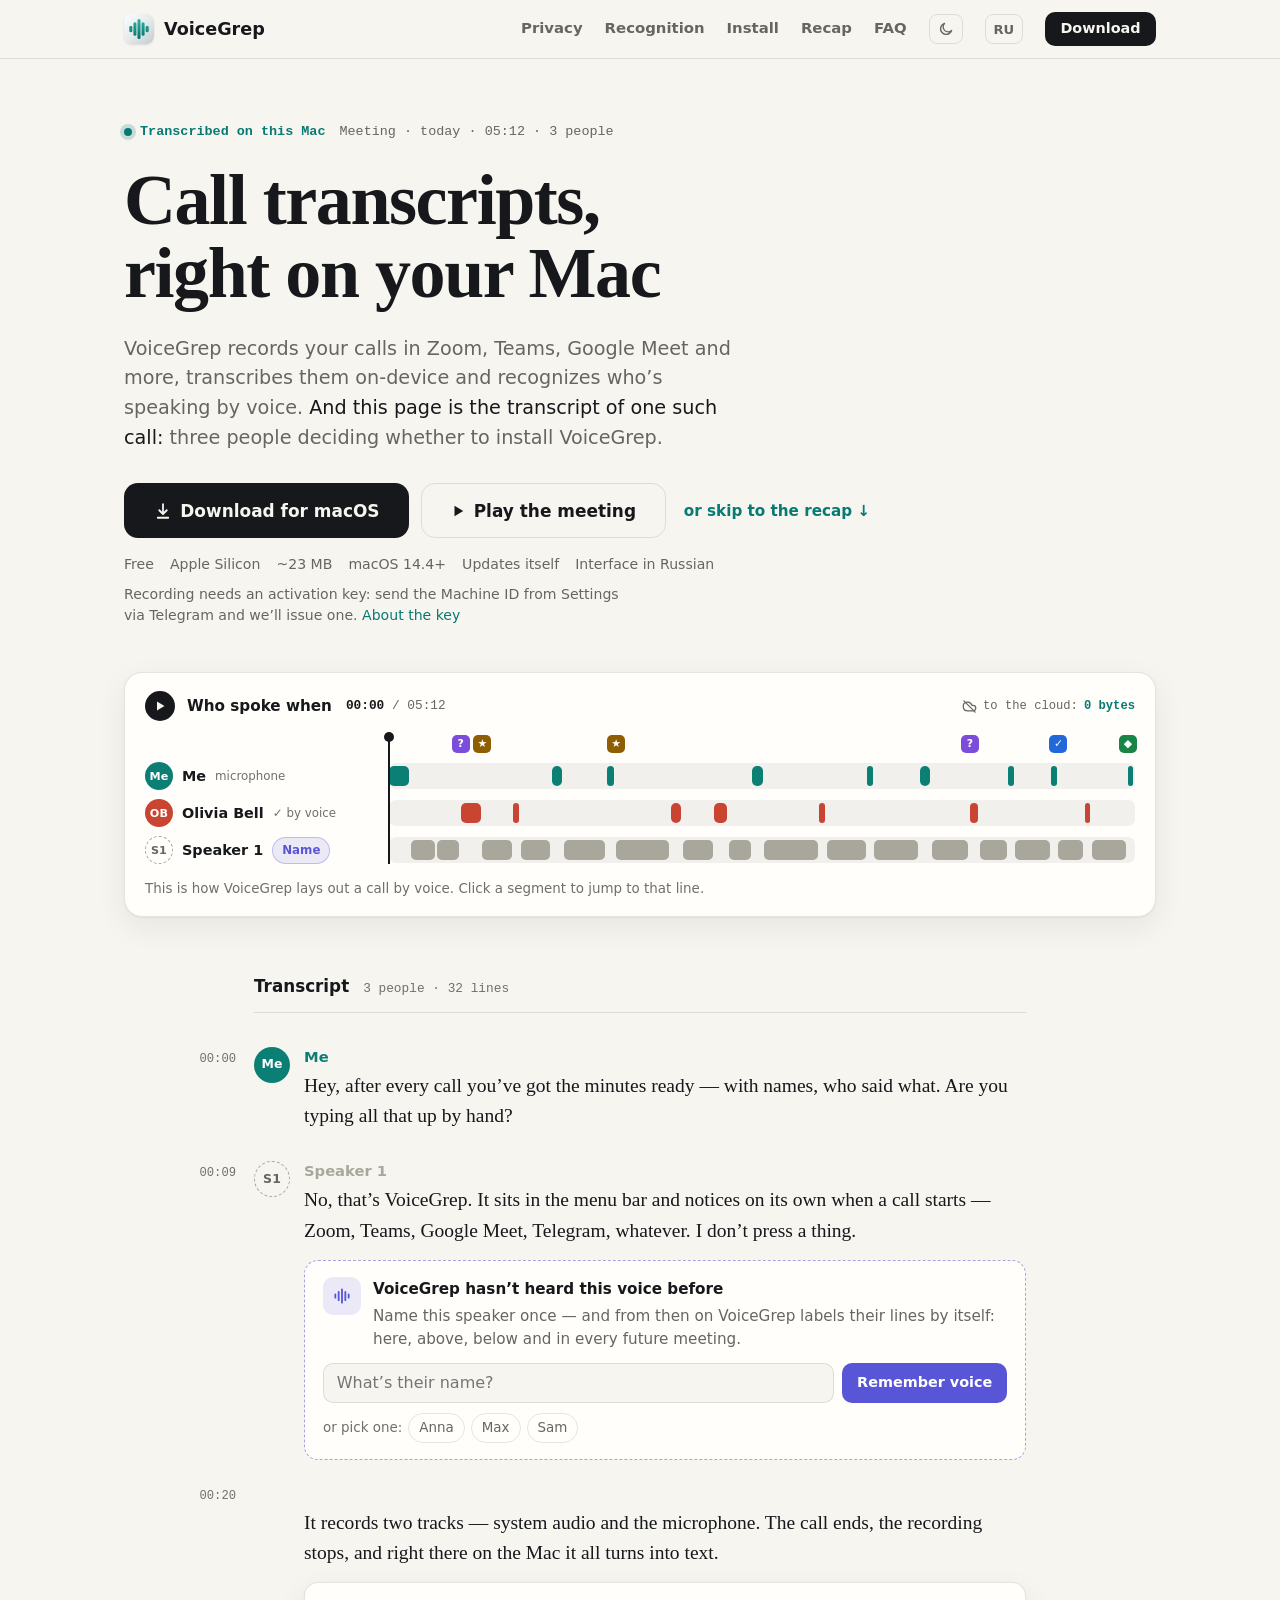
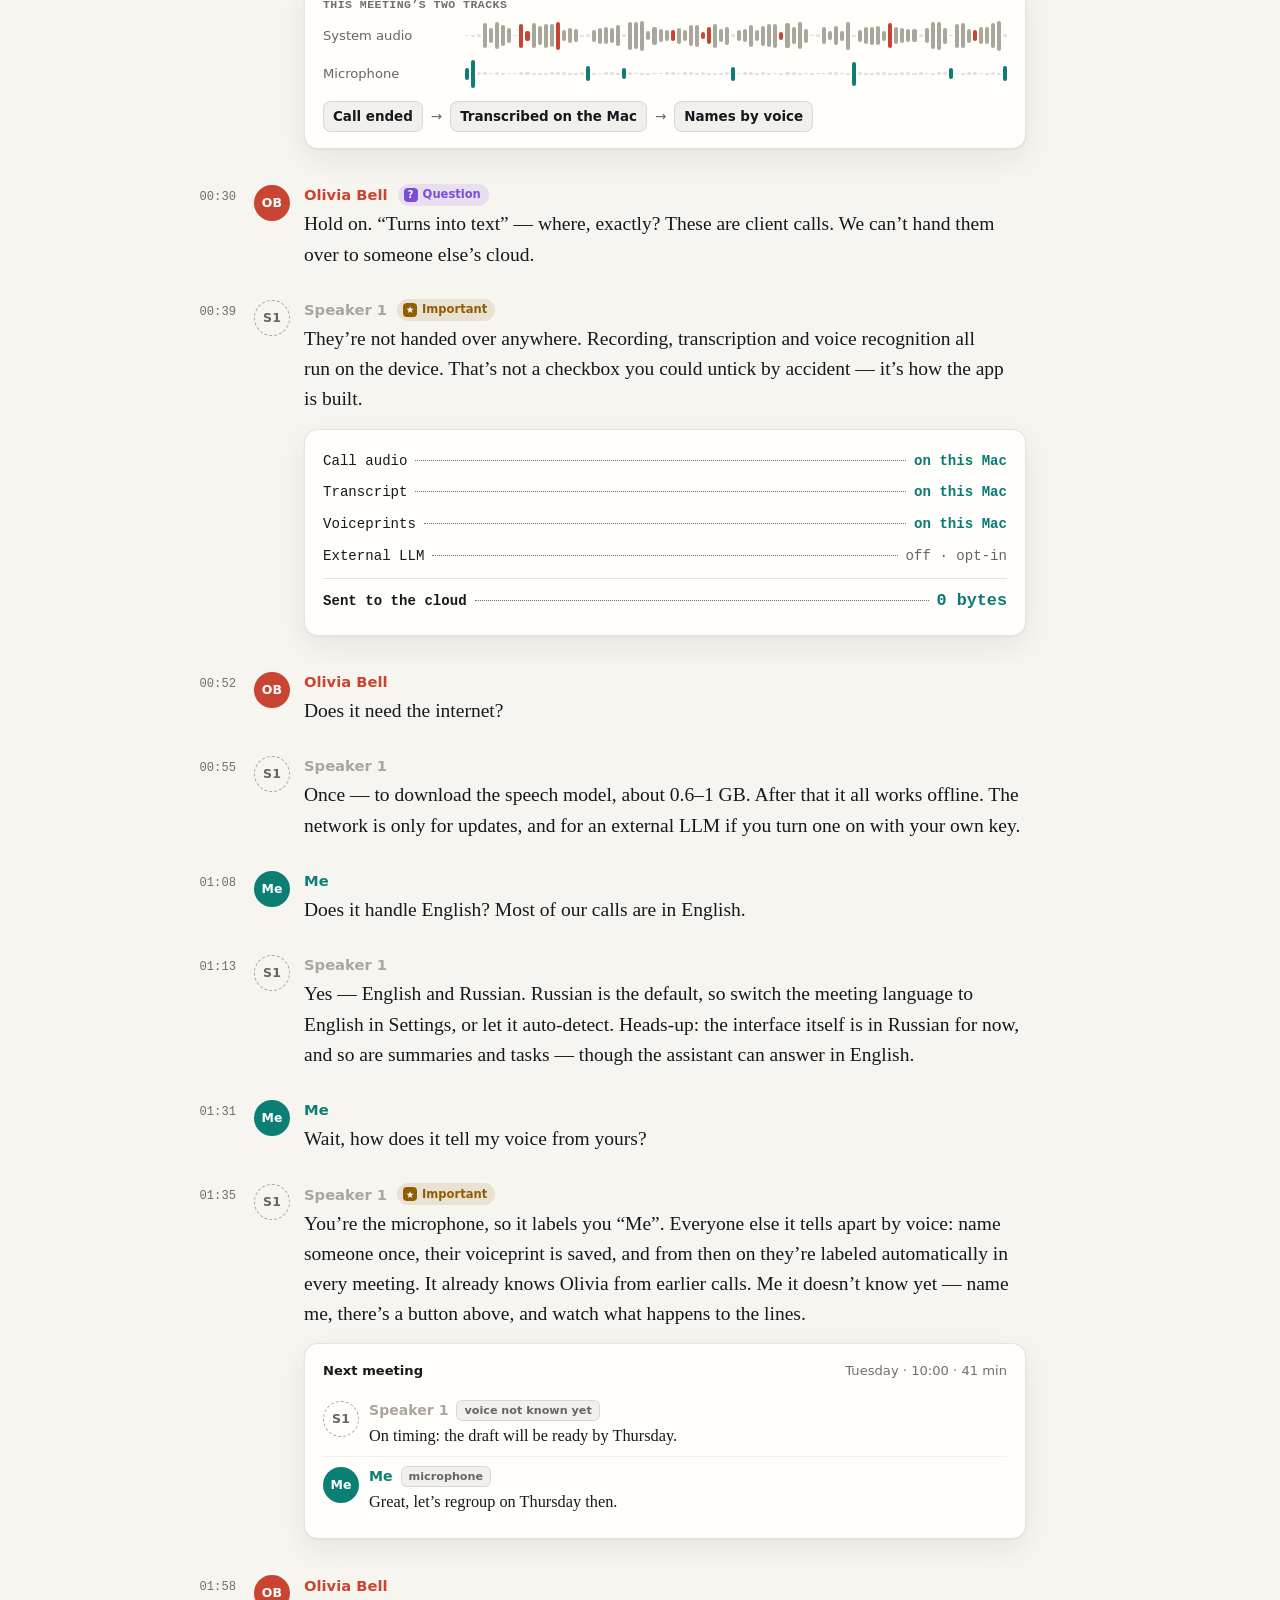
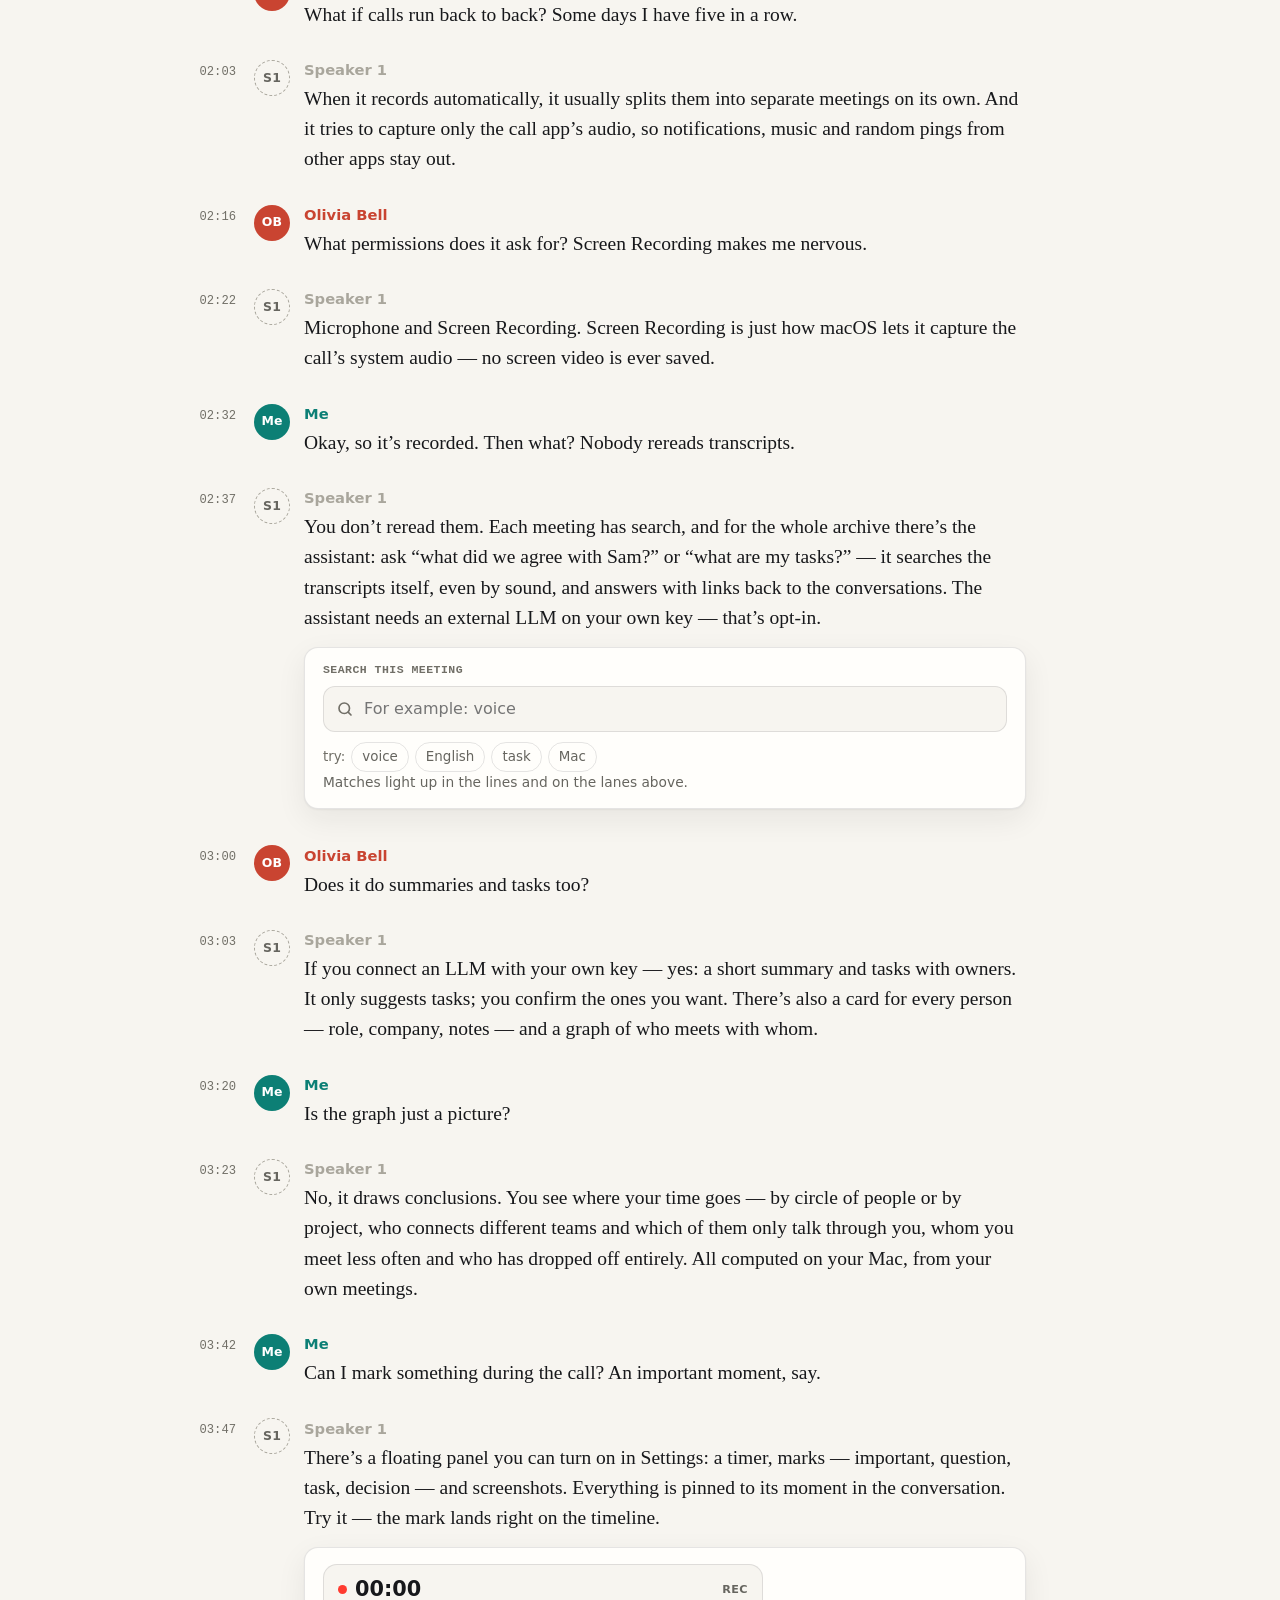
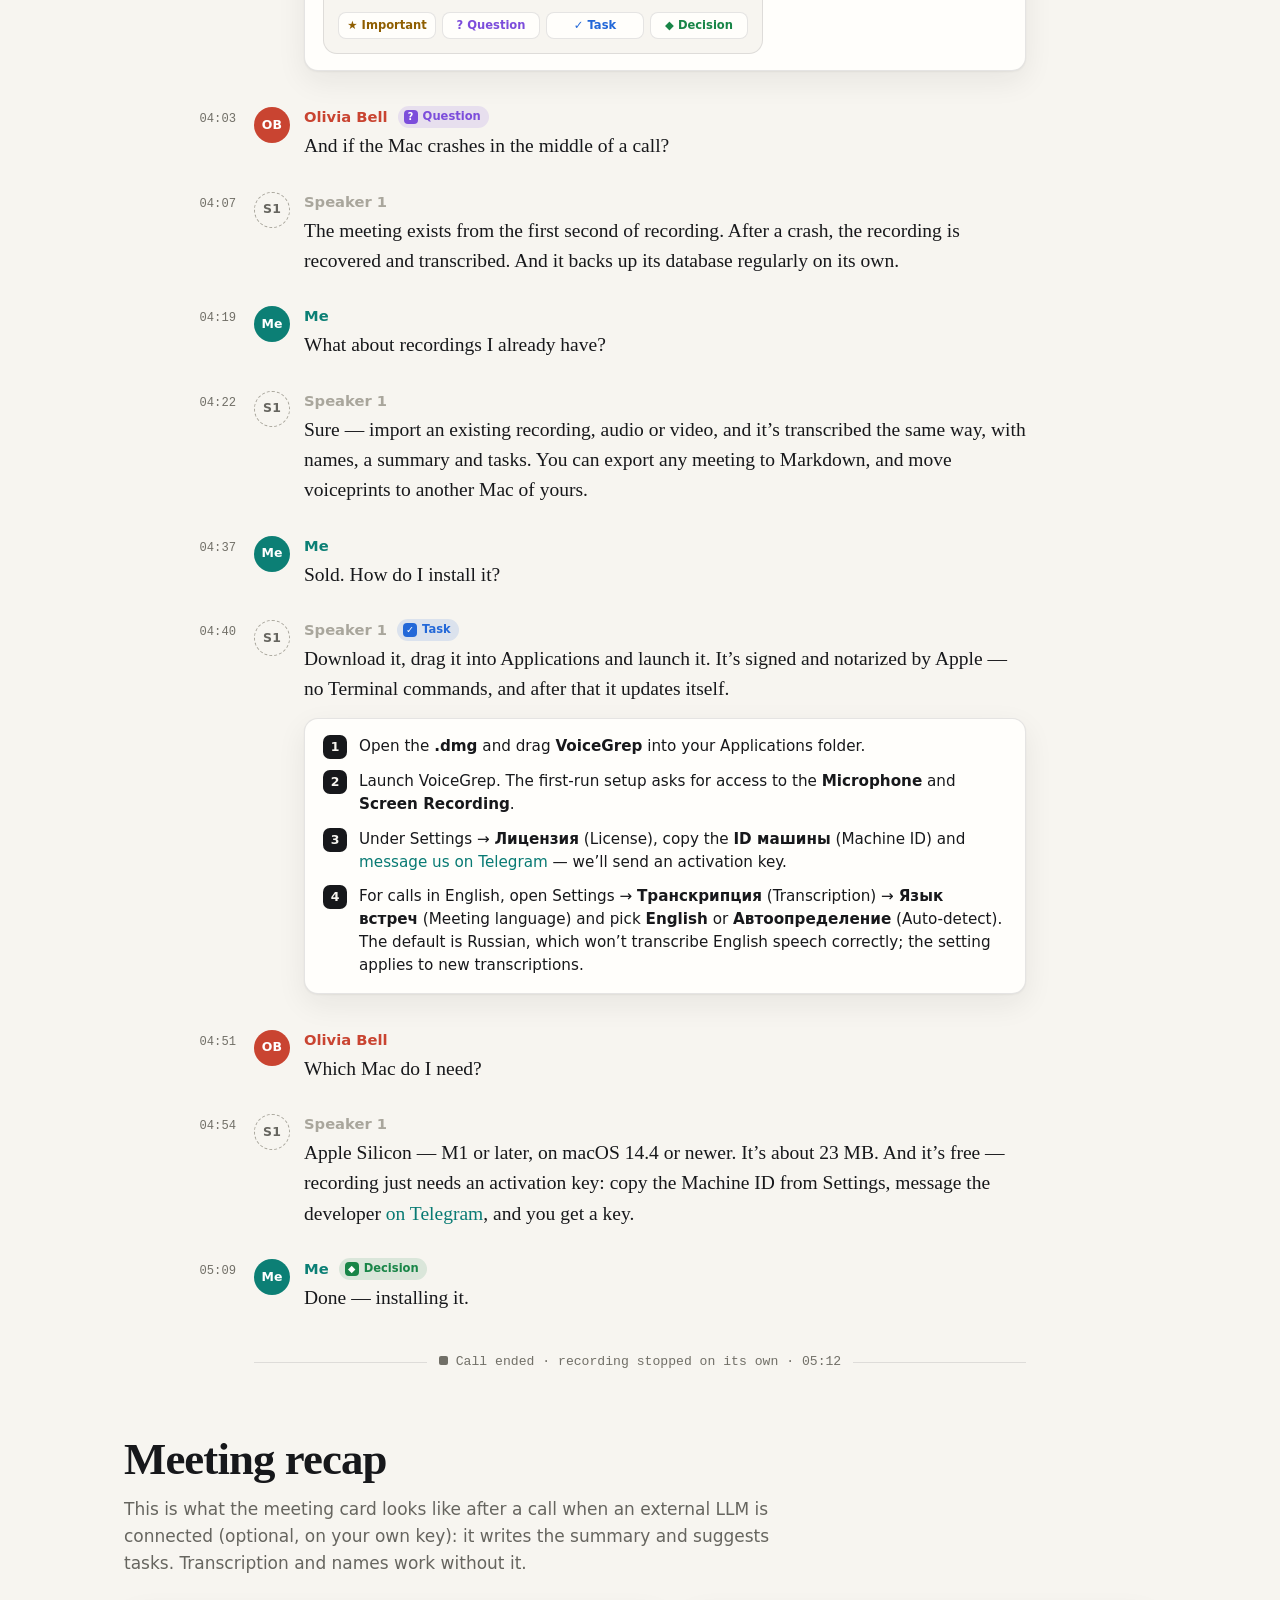
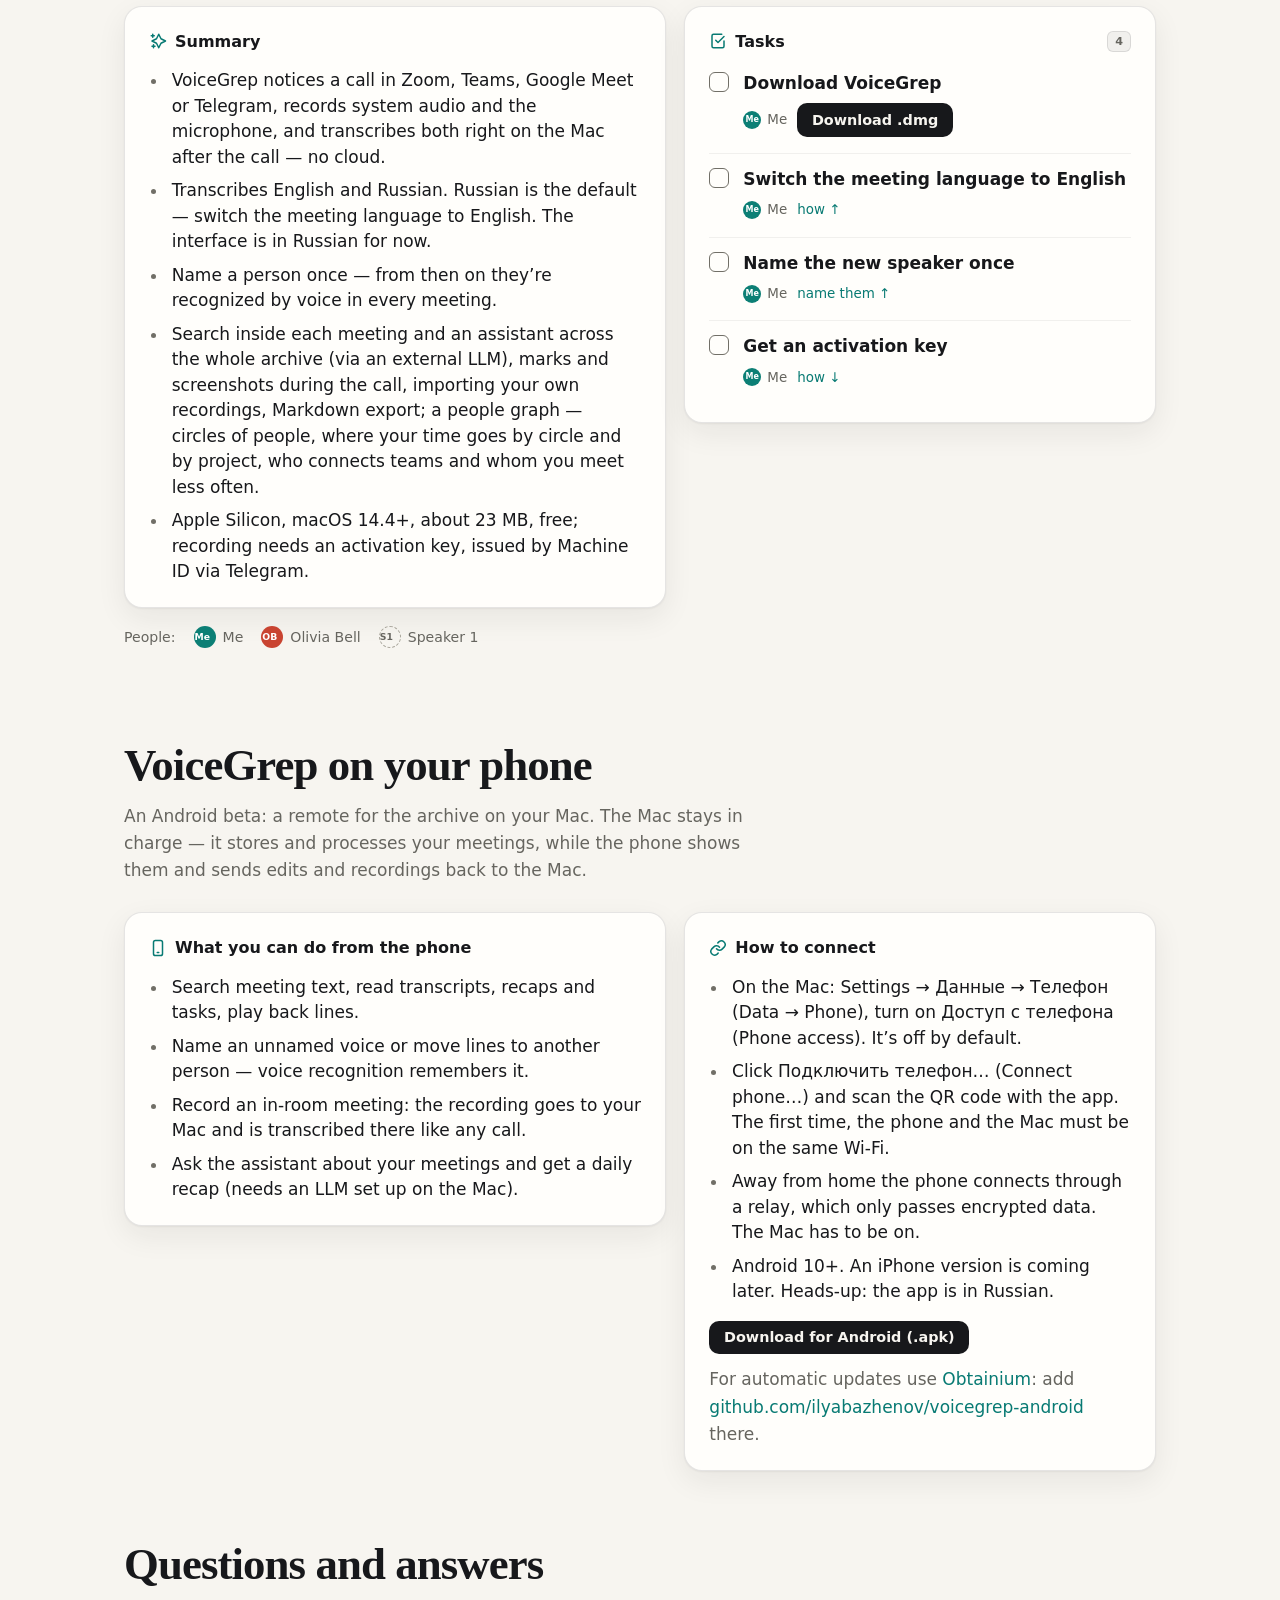
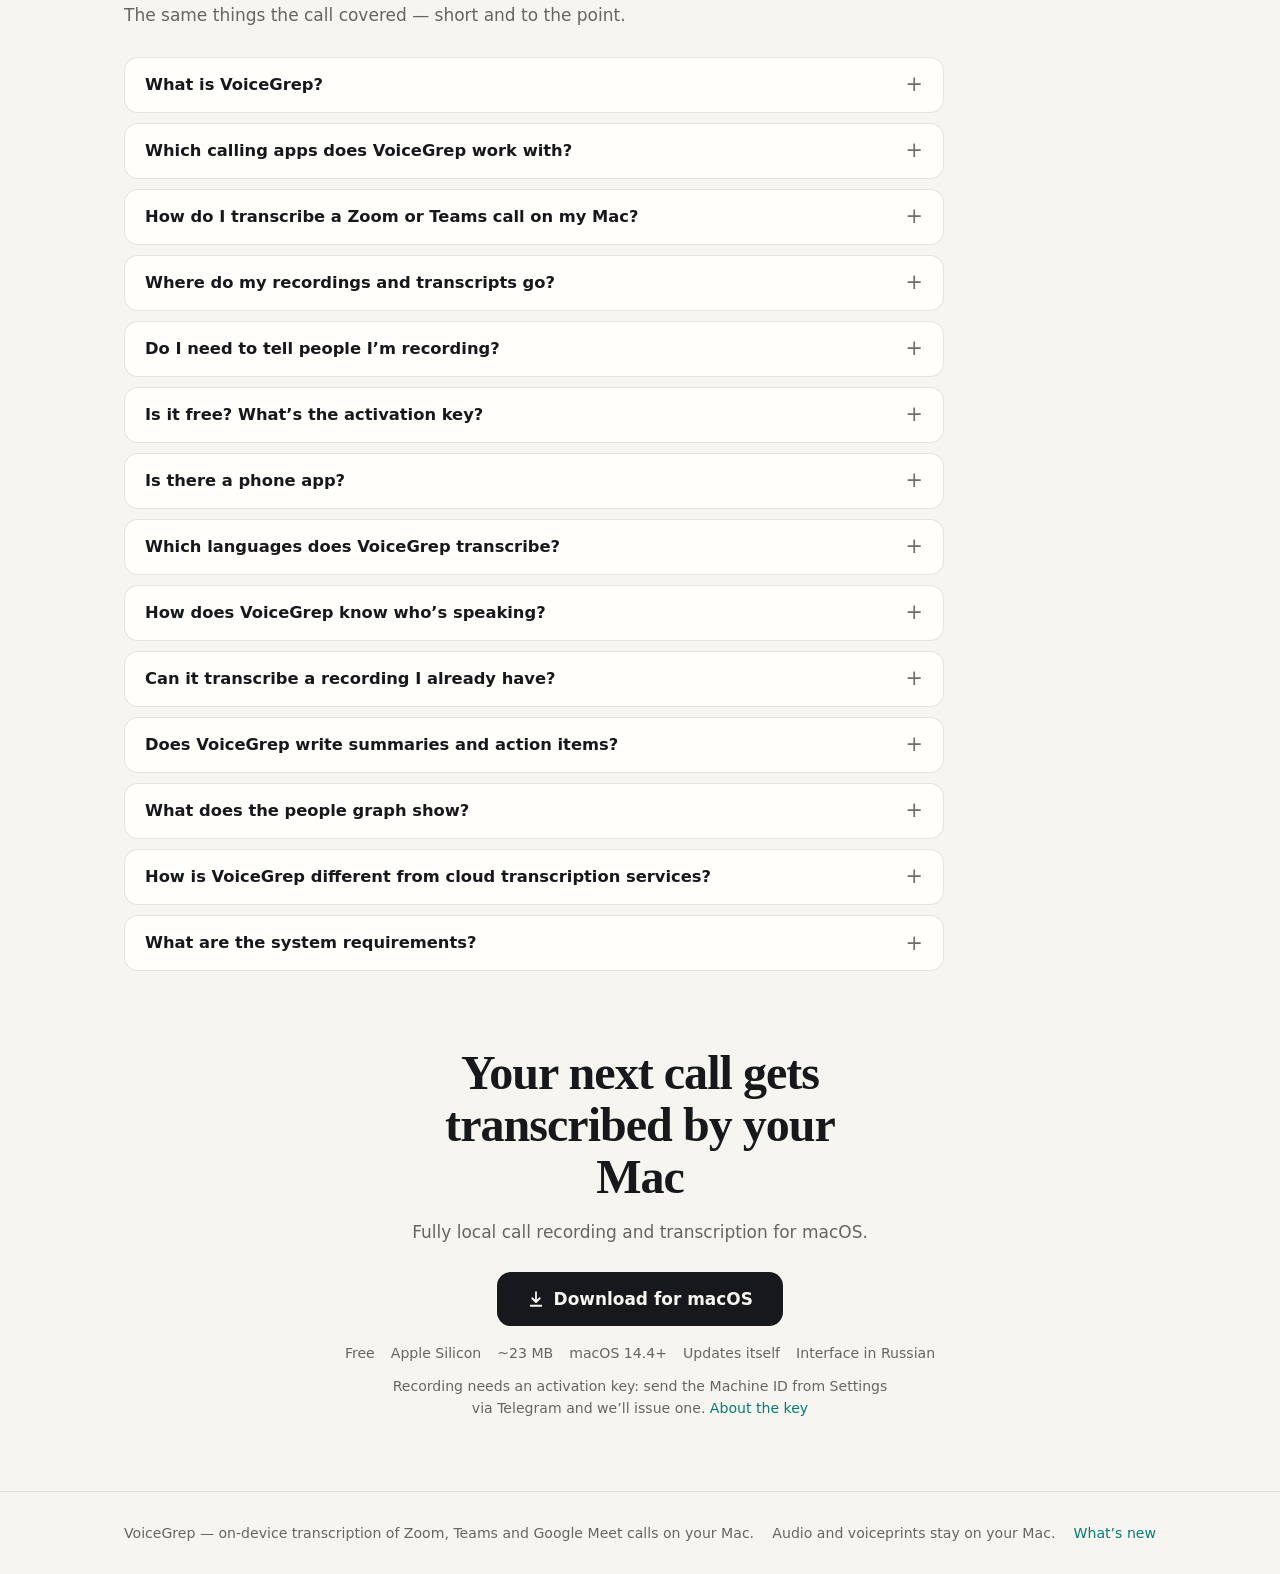
<file: en/index.html>
<!doctype html>
<html lang="en">
<head>
<meta charset="utf-8">
<title>VoiceGrep</title>
<!-- The English landing moved to the site root; this keeps old /en/ links (and their #anchors) working. -->
<meta name="robots" content="noindex">
<link rel="canonical" href="https://voicegrep.com/">
<meta http-equiv="refresh" content="0; url=../">
<script>location.replace('../' + location.hash);</script>
</head>
<body><p><a href="../">VoiceGrep</a></p></body>
</html>
</file>
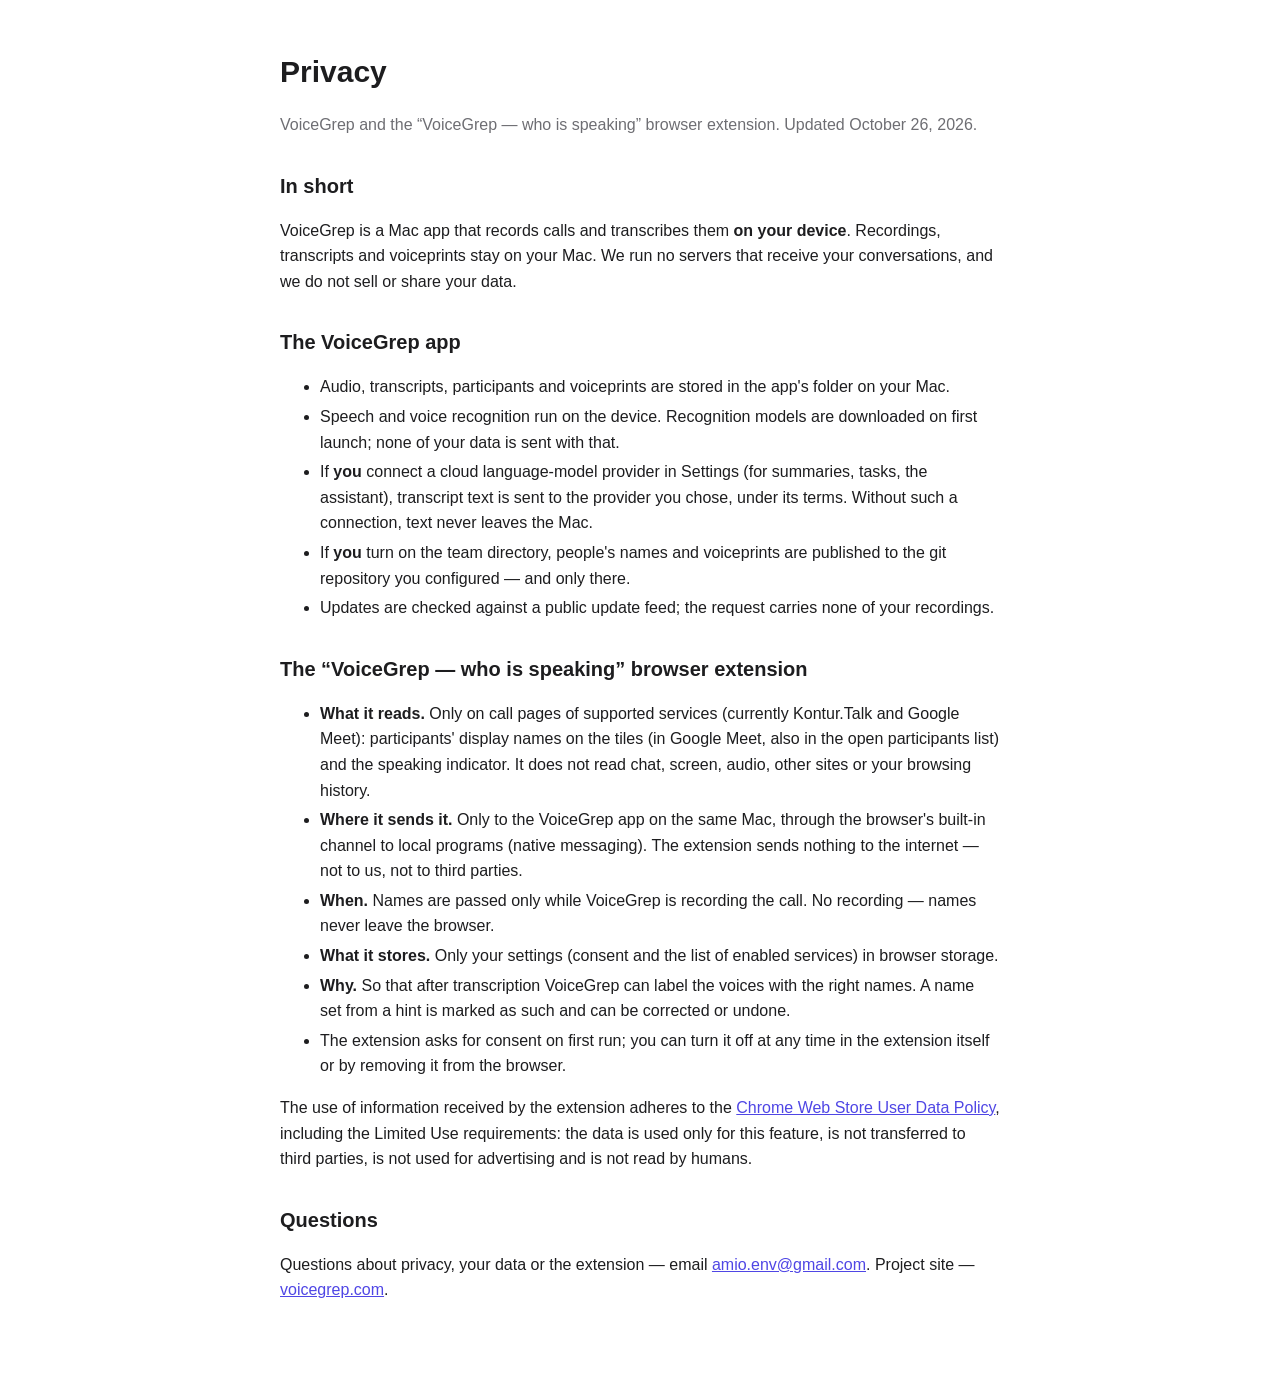
<file: privacy/index.html>
<!doctype html>
<html lang="en">
<head>
<meta charset="utf-8">
<meta name="viewport" content="width=device-width, initial-scale=1">
<title>Privacy — VoiceGrep</title>
<link rel="alternate" hreflang="ru" href="https://voicegrep.com/ru/privacy/">
<style>
  :root { --bg:#fff; --fg:#1d1d1f; --muted:#6e6e73; --accent:#4f46e5; color-scheme: light dark; }
  @media (prefers-color-scheme: dark) { :root { --bg:#111113; --fg:#f5f5f7; --muted:#a1a1a6; --accent:#818cf8; } }
  body { margin:0; background:var(--bg); color:var(--fg); font:16px/1.6 -apple-system,BlinkMacSystemFont,"Segoe UI",sans-serif; }
  main { max-width:720px; margin:0 auto; padding:48px 16px 80px; }
  h1 { font-size:30px; margin:0 0 4px; } h2 { font-size:20px; margin:32px 0 8px; }
  .muted { color:var(--muted); } a { color:var(--accent); } li { margin:4px 0; }
</style>
</head>
<body>
<main>
  <!-- Source of truth: web/privacy/index.html in the VoiceGrep repo; copied by scripts/stage-web.sh (make publish / make publish-web). -->
  <h1>Privacy</h1>
  <p class="muted">VoiceGrep and the “VoiceGrep — who is speaking” browser extension. Updated October 26, 2026.</p>

  <h2>In short</h2>
  <p>VoiceGrep is a Mac app that records calls and transcribes them <b>on your device</b>. Recordings,
    transcripts and voiceprints stay on your Mac. We run no servers that receive your conversations,
    and we do not sell or share your data.</p>

  <h2>The VoiceGrep app</h2>
  <ul>
    <li>Audio, transcripts, participants and voiceprints are stored in the app's folder on your Mac.</li>
    <li>Speech and voice recognition run on the device. Recognition models are downloaded on first
      launch; none of your data is sent with that.</li>
    <li>If <b>you</b> connect a cloud language-model provider in Settings (for summaries, tasks, the
      assistant), transcript text is sent to the provider you chose, under its terms. Without such a
      connection, text never leaves the Mac.</li>
    <li>If <b>you</b> turn on the team directory, people's names and voiceprints are published to the git
      repository you configured — and only there.</li>
    <li>Updates are checked against a public update feed; the request carries none of your recordings.</li>
  </ul>

  <h2>The “VoiceGrep — who is speaking” browser extension</h2>
  <ul>
    <li><b>What it reads.</b> Only on call pages of supported services (currently Kontur.Talk and Google Meet):
      participants' display names on the tiles (in Google Meet, also in the open participants list) and the speaking indicator. It does not read chat,
      screen, audio, other sites or your browsing history.</li>
    <li><b>Where it sends it.</b> Only to the VoiceGrep app on the same Mac, through the browser's
      built-in channel to local programs (native messaging). The extension sends nothing to the
      internet — not to us, not to third parties.</li>
    <li><b>When.</b> Names are passed only while VoiceGrep is recording the call. No recording — names
      never leave the browser.</li>
    <li><b>What it stores.</b> Only your settings (consent and the list of enabled services) in browser
      storage.</li>
    <li><b>Why.</b> So that after transcription VoiceGrep can label the voices with the right names.
      A name set from a hint is marked as such and can be corrected or undone.</li>
    <li>The extension asks for consent on first run; you can turn it off at any time in the extension
      itself or by removing it from the browser.</li>
  </ul>
  <p>The use of information received by the extension adheres to the
    <a href="https://developer.chrome.com/docs/webstore/program-policies/limited-use">Chrome Web Store User
    Data Policy</a>, including the Limited Use requirements: the data is used only for this feature, is
    not transferred to third parties, is not used for advertising and is not read by humans.</p>

  <h2>Questions</h2>
  <p>Questions about privacy, your data or the extension — email <a href="mailto:amio.env@gmail.com">amio.env@gmail.com</a>.
    Project site — <a href="https://voicegrep.com/">voicegrep.com</a>.</p>
</main>
</body>
</html>
</file>
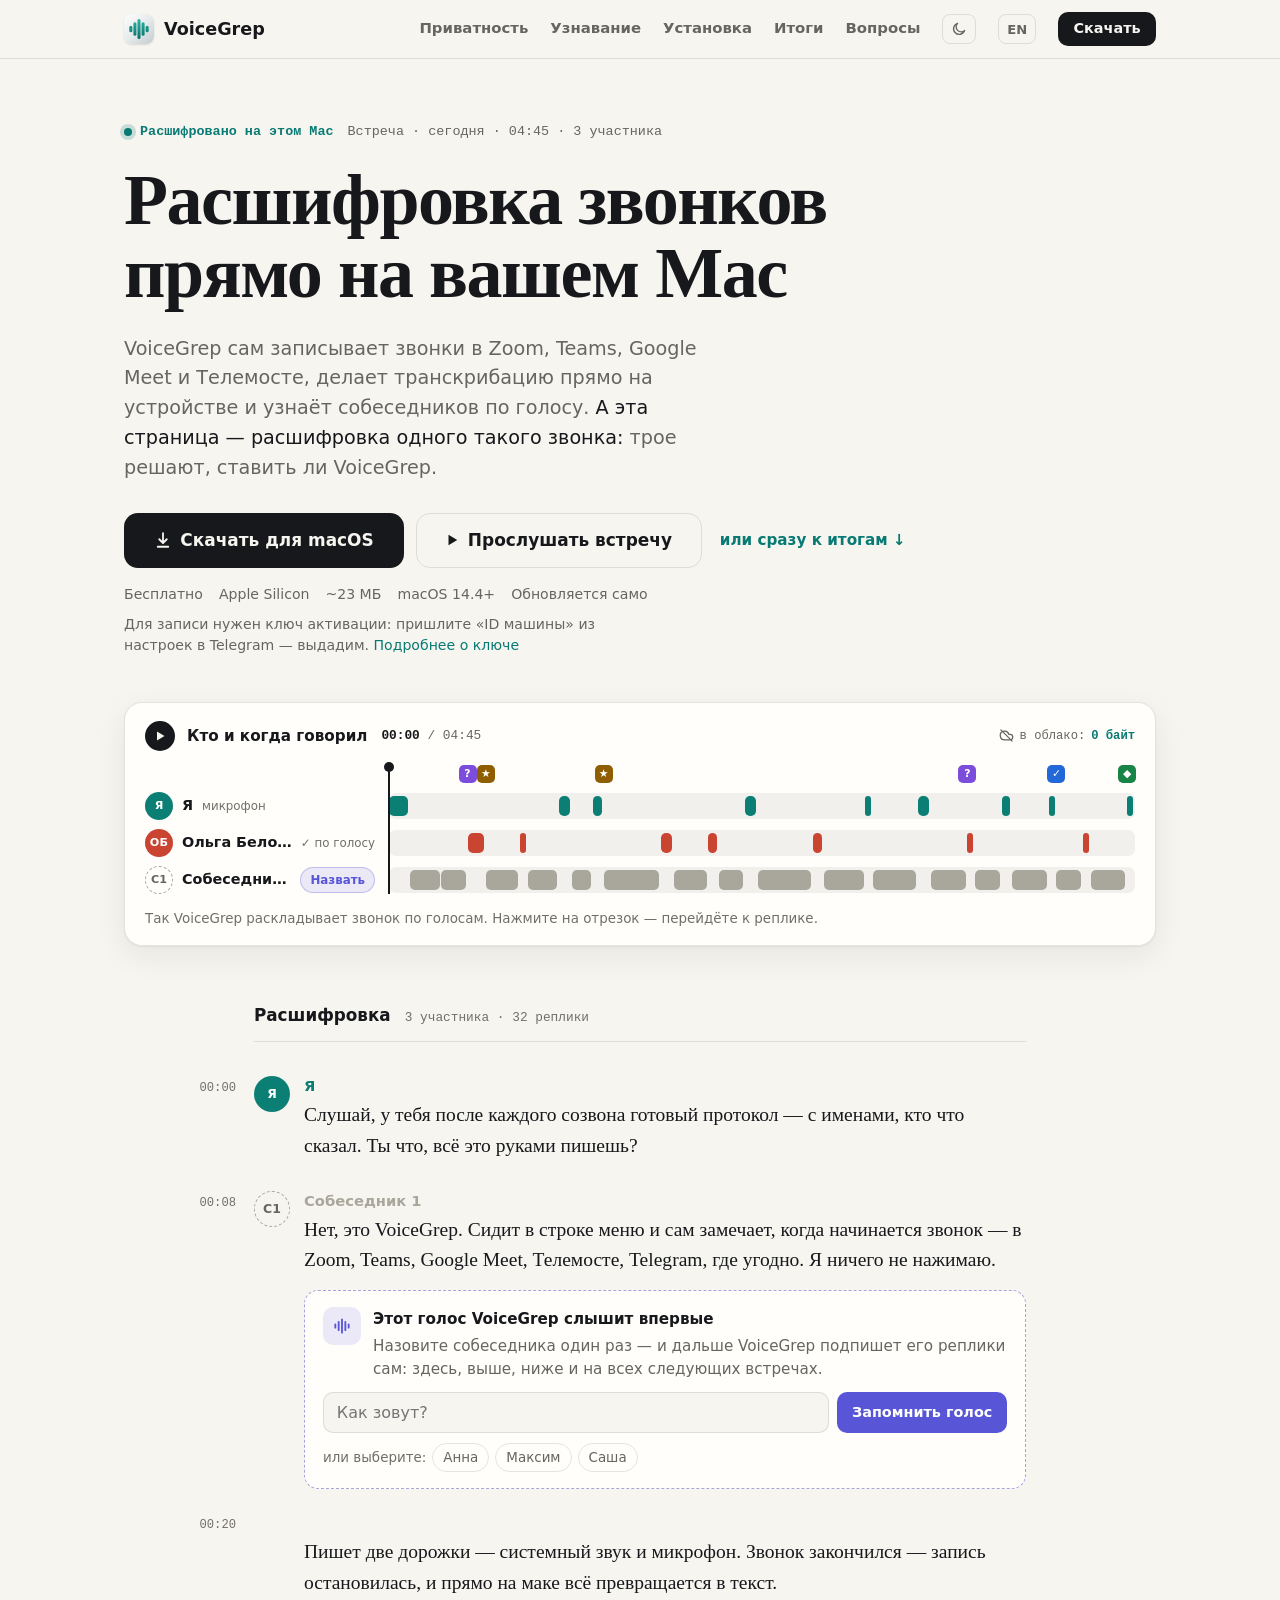
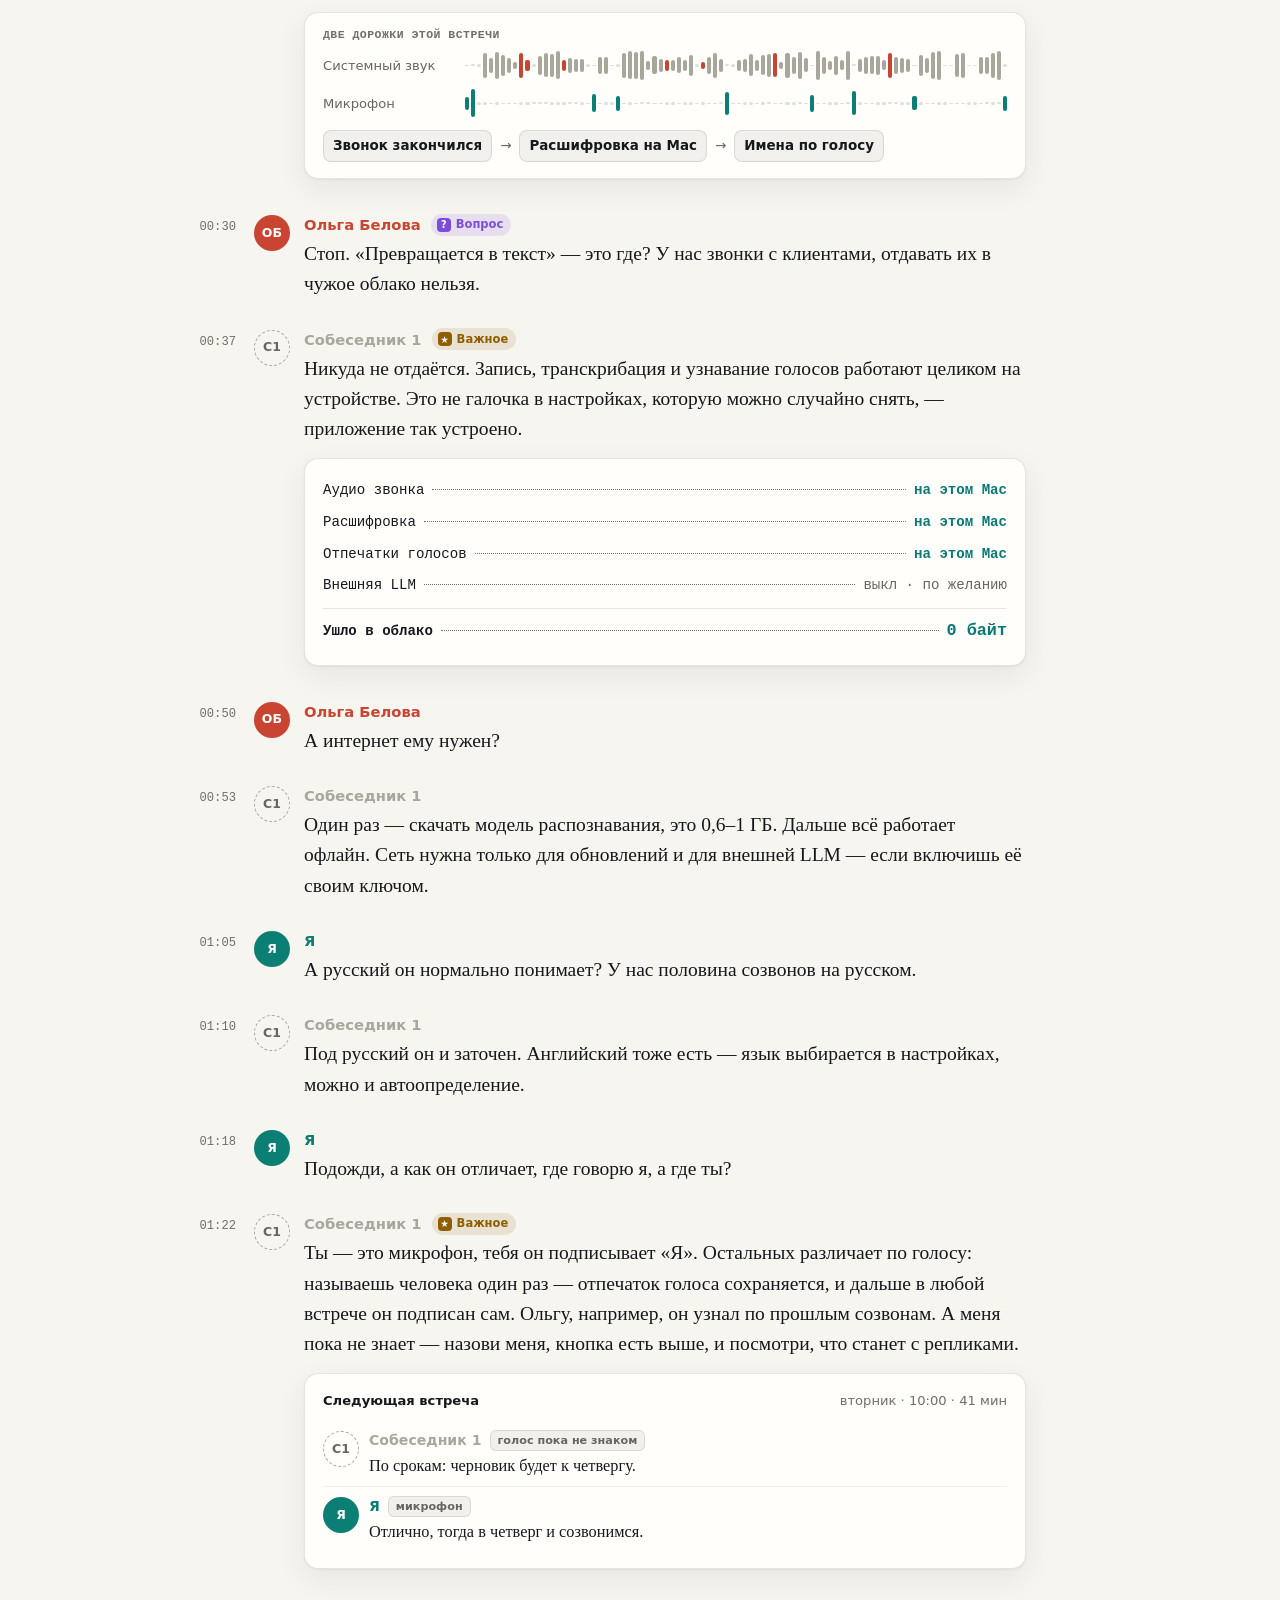
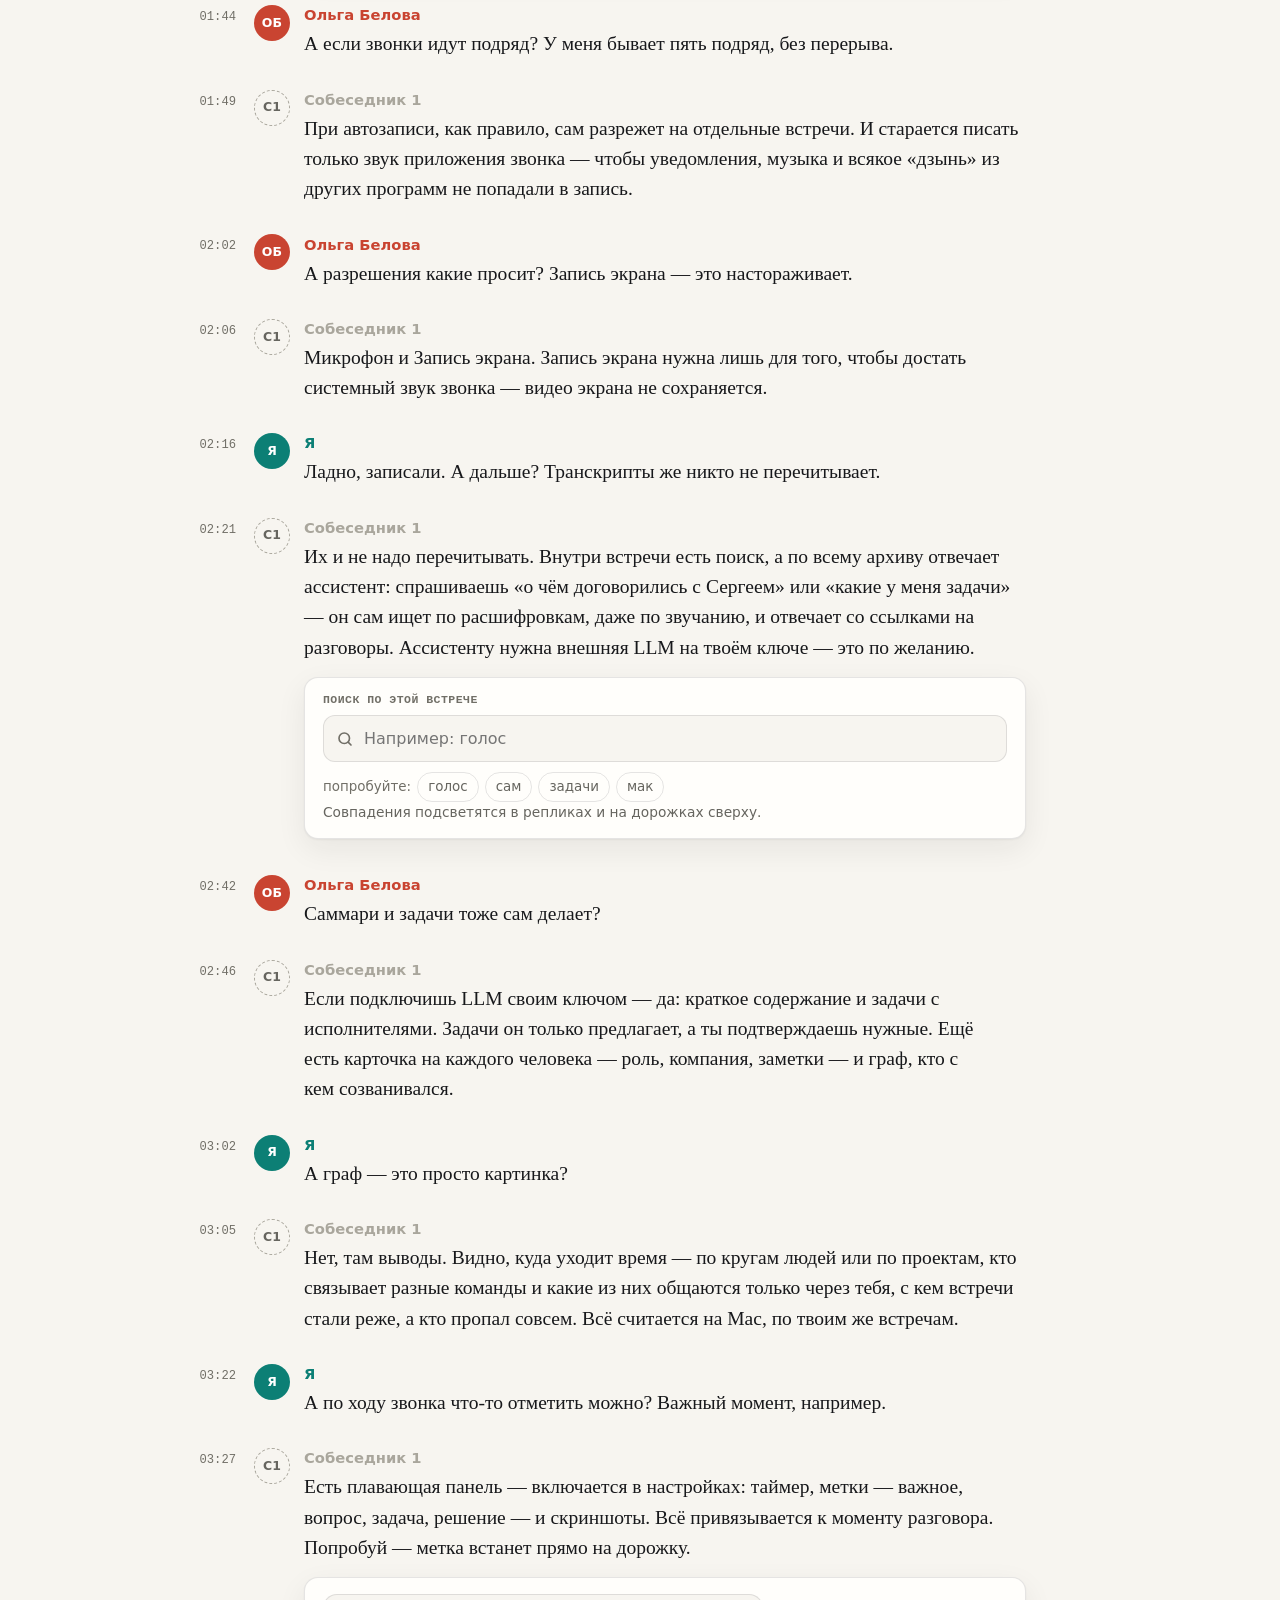
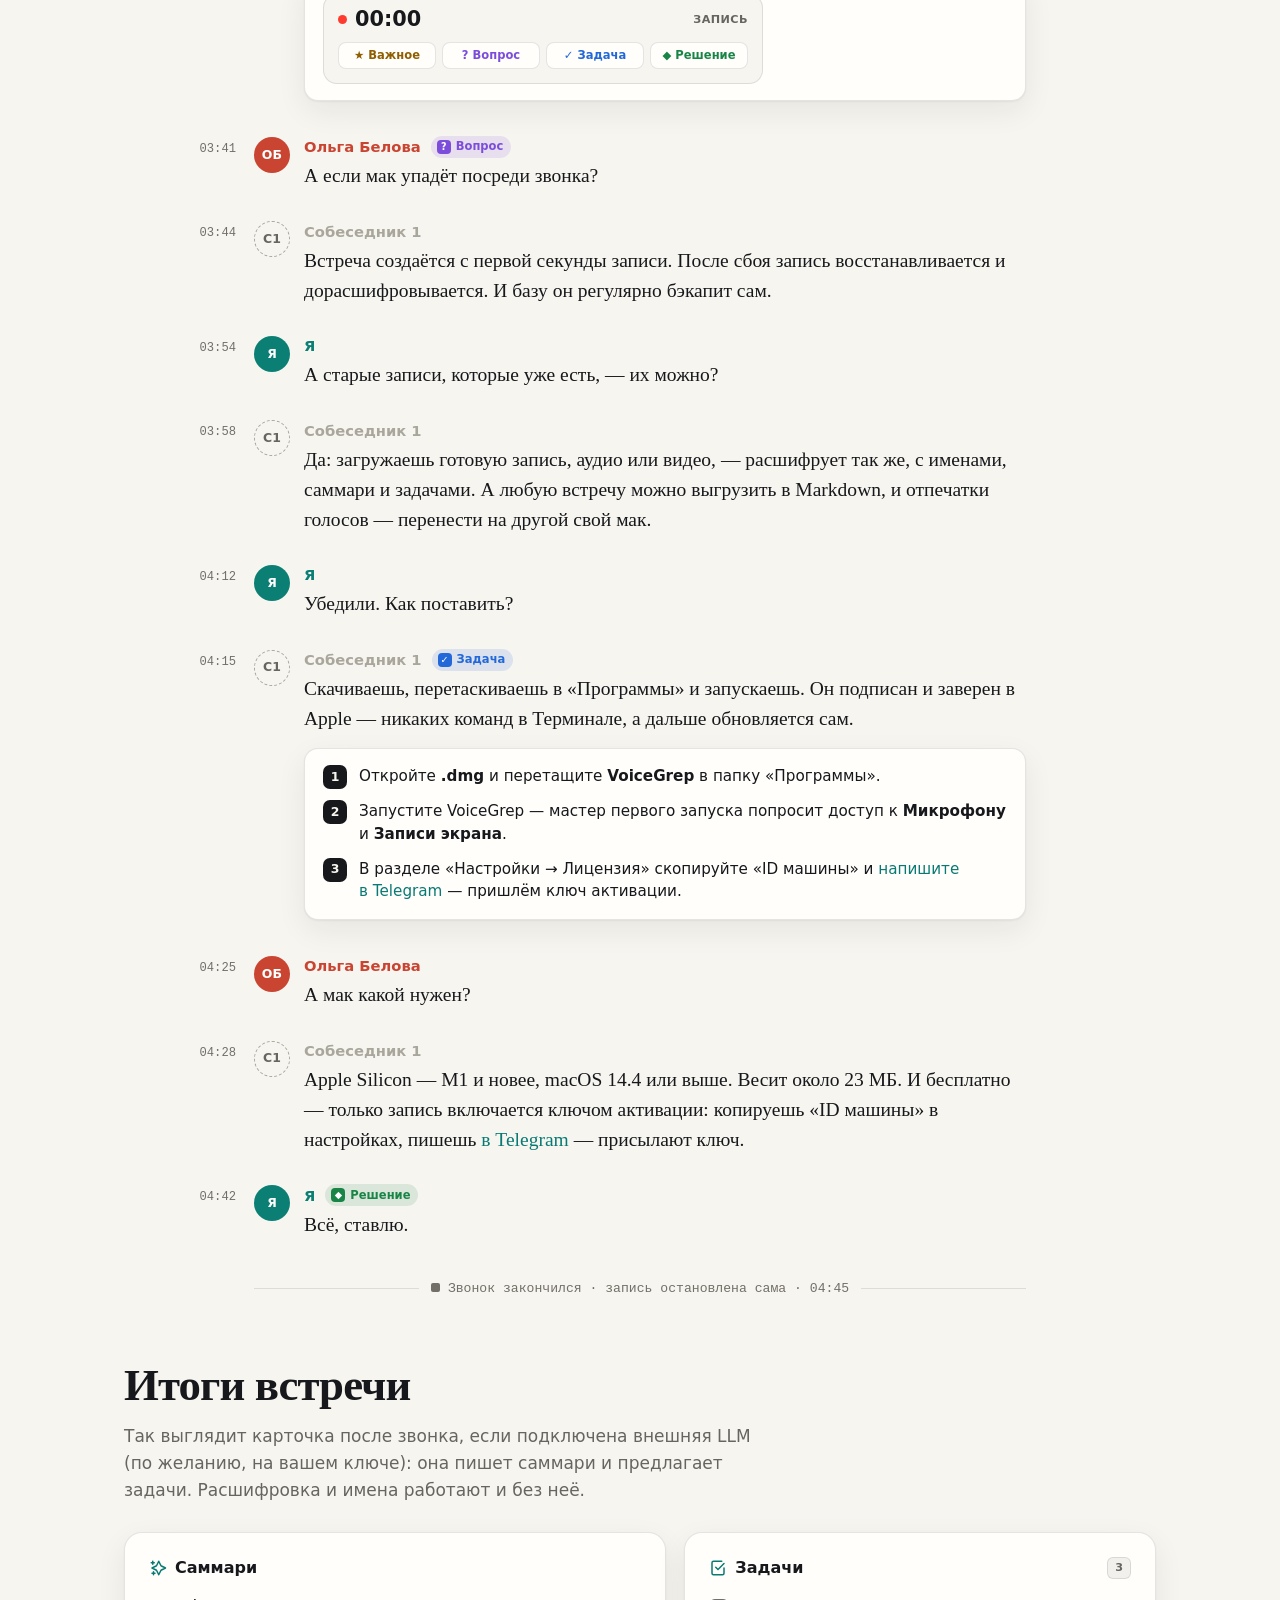
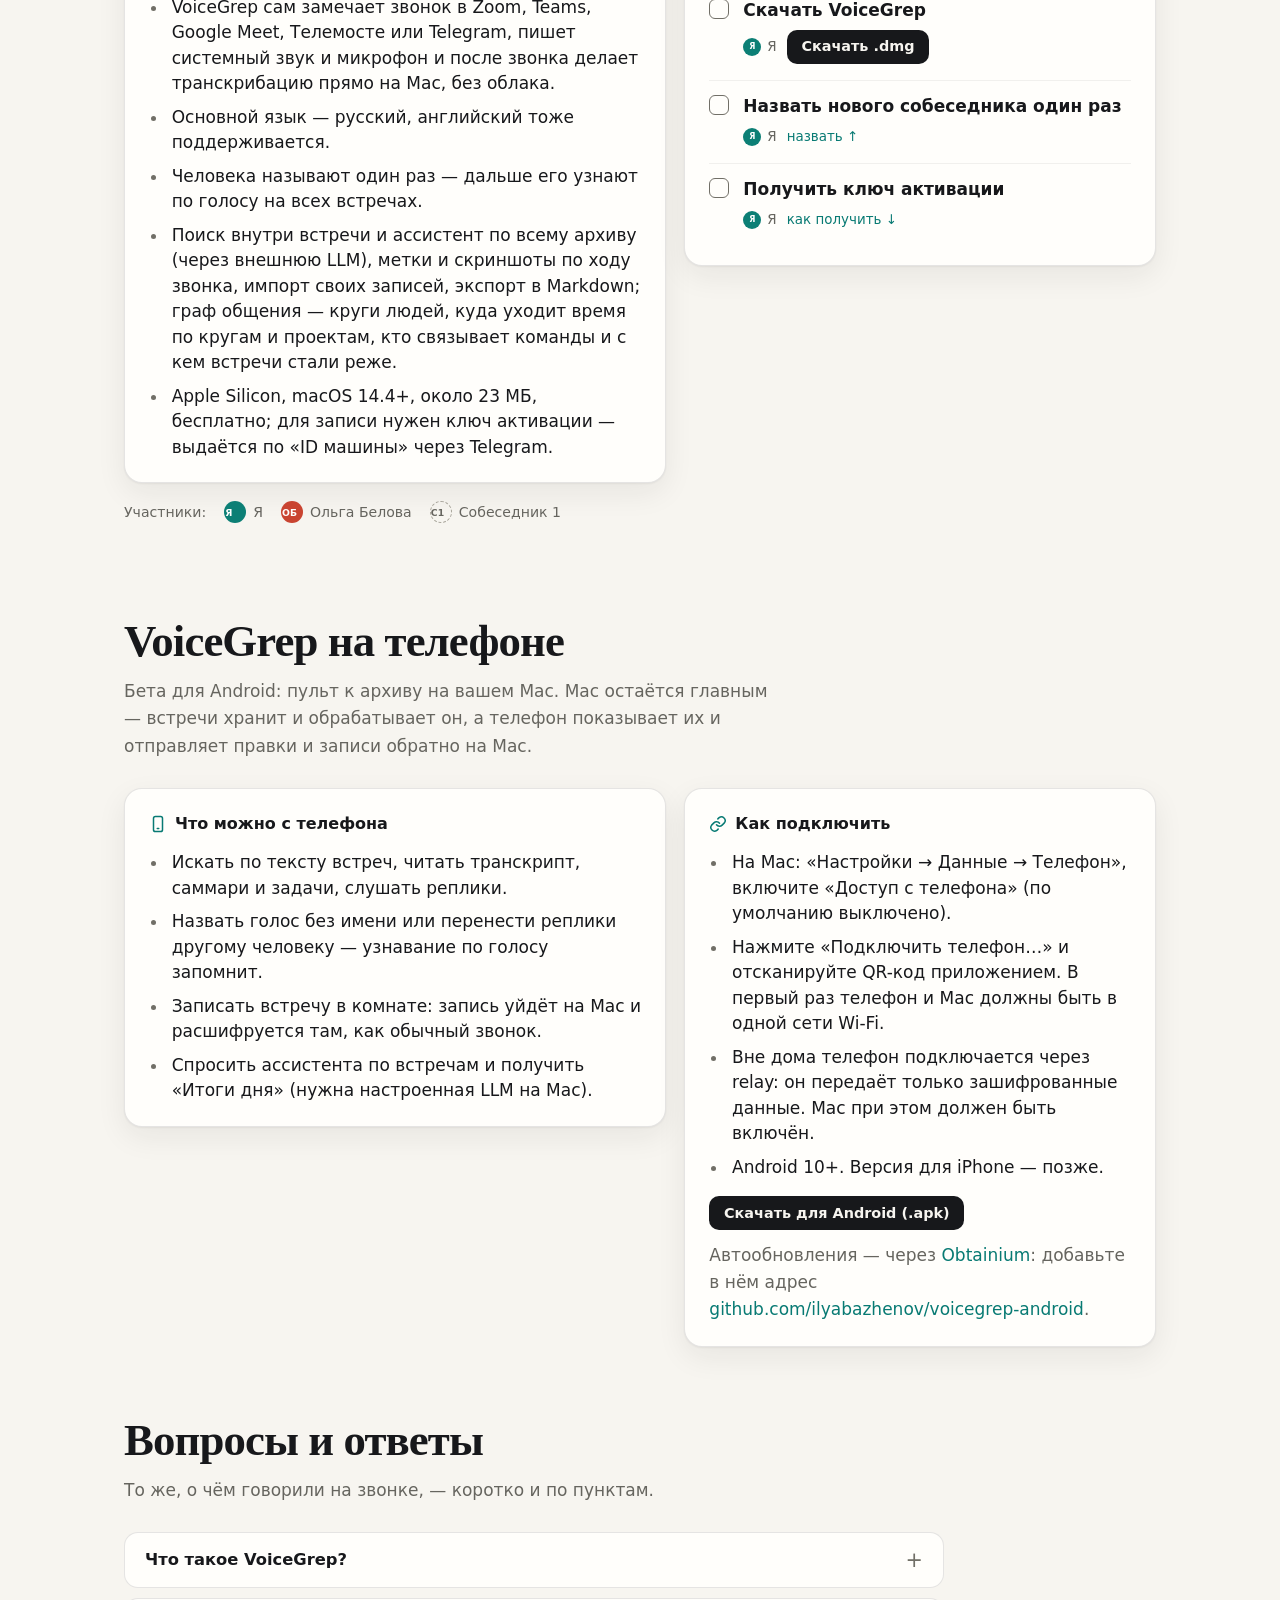
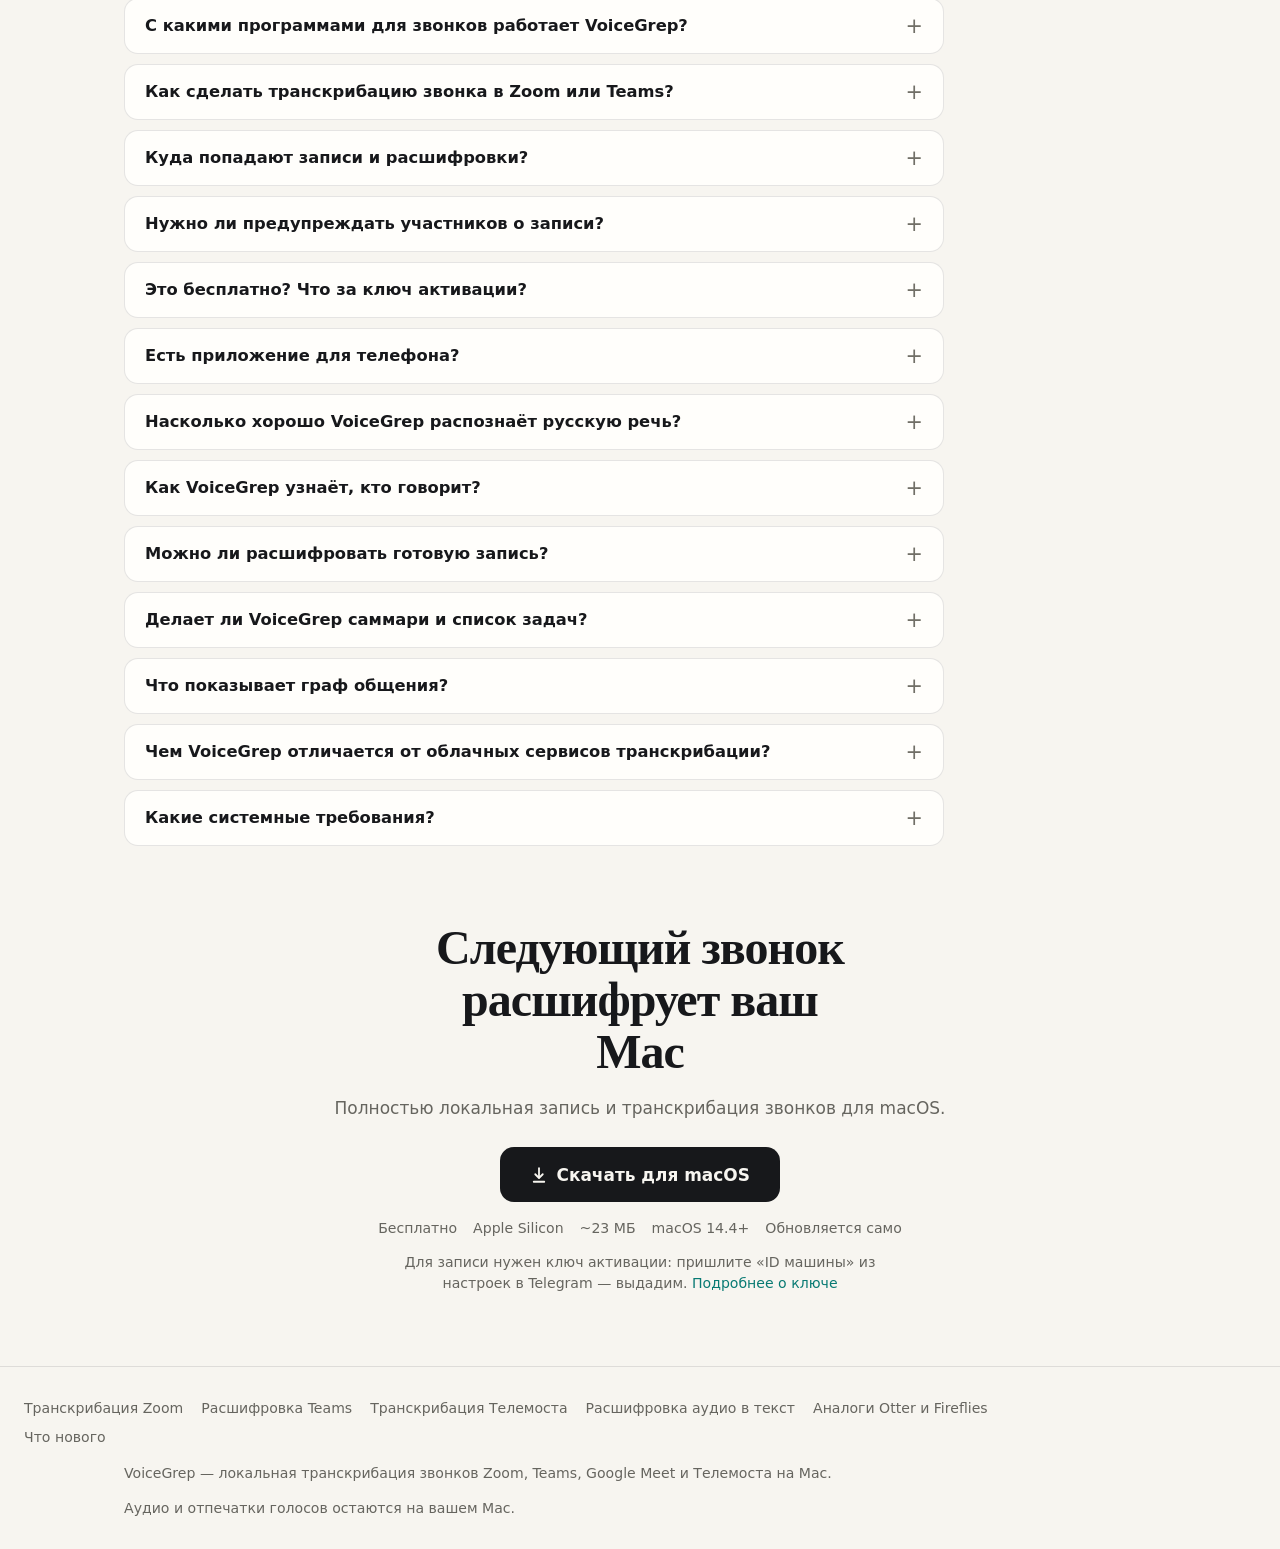
<file: ru/index.html>
<!DOCTYPE html>
<html lang="ru">
<head>
<meta charset="utf-8">
<meta name="viewport" content="width=device-width, initial-scale=1">
<title>VoiceGrep — транскрибация звонков на Mac: локально, без облака</title>
<meta name="description" content="VoiceGrep сам записывает звонки в Zoom, Teams, Google Meet и Телемосте, делает транскрибацию прямо на Mac и узнаёт участников по голосу. Без облака и ботов.">
<meta property="og:title" content="VoiceGrep — расшифровка звонков прямо на вашем Mac">
<meta property="og:description" content="Записывает звонки в Zoom, Teams, Google Meet и Телемосте, делает транскрибацию на устройстве и узнаёт собеседников по голосу. 100% локально, без облака.">
<meta property="og:type" content="website">
<meta property="og:url" content="https://voicegrep.com/ru/">
<meta property="og:locale" content="ru_RU">
<meta property="og:locale:alternate" content="en_US">
<meta property="og:site_name" content="VoiceGrep">
<meta property="og:image" content="https://voicegrep.com/og-image.png">
<meta property="og:image:width" content="1200">
<meta property="og:image:height" content="630">
<meta property="og:image:alt" content="VoiceGrep: «Расшифровка звонков прямо на вашем Mac» и дорожки говорящих — Я, Ольга Белова (узнана по голосу), Собеседник 1">
<meta name="twitter:card" content="summary_large_image">
<meta name="theme-color" content="#f7f5f0" media="(prefers-color-scheme: light)">
<meta name="theme-color" content="#0e0f12" media="(prefers-color-scheme: dark)">
<link rel="icon" href="../favicon.ico" sizes="32x32">
<link rel="icon" href="../favicon.svg" type="image/svg+xml">
<link rel="apple-touch-icon" href="../apple-touch-icon.png">
<link rel="canonical" href="https://voicegrep.com/ru/">
<link rel="alternate" hreflang="ru" href="https://voicegrep.com/ru/">
<link rel="alternate" hreflang="en" href="https://voicegrep.com/">
<link rel="alternate" hreflang="x-default" href="https://voicegrep.com/">
<style>
  /* Концепция: страница — это карточка встречи в VoiceGrep. Контент — расшифровка звонка,
     где трое решают, ставить ли приложение; ключевые возможности посетитель трогает руками
     (дорожки говорящих, «назвать один раз», поиск по встрече, метки). */
  :root {
    color-scheme: light dark;
    --bg: #f7f5f0;
    --bg-2: #efece4;
    --card: #fffefb;
    --fg: #17181b;
    --muted: #66655f;
    --faint: #716f67;
    --line: rgba(23,24,27,.11);
    --line-2: rgba(23,24,27,.06);
    --accent: #087a73;
    --me: #0c7f75;
    --s1: #5856d6;
    --s2: #c94431;
    --on-c: #fff;
    --unnamed: #a9a69c;
    --mark: #ffe070;
    --f-imp: #8f5e00; --f-q: #7c4ddb; --f-task: #2368d8; --f-dec: #188547;
    --shadow: 0 1px 2px rgba(23,24,27,.05), 0 10px 30px rgba(23,24,27,.07);
    --sans: -apple-system, BlinkMacSystemFont, "SF Pro Text", system-ui, "Segoe UI", Roboto, sans-serif;
    --serif: ui-serif, "New York", "Iowan Old Style", Georgia, "Times New Roman", serif;
    --mono: ui-monospace, "SF Mono", SFMono-Regular, Menlo, Consolas, monospace;
    --s1-now: var(--unnamed);
  }
  /* Dark tokens live TWICE: by the system (unless the visitor picked light) and by the nav
     toggle (html[data-theme], stored in vg.landing.theme). Edit one block — edit the other. */
  @media (prefers-color-scheme: dark) {
    :root:not([data-theme="light"]) {
      --bg: #0e0f12; --bg-2: #17191d; --card: #15171b;
      --fg: #f1f0ec; --muted: #a09e97; --faint: #86847d; --on-c: #0e0f12;
      --line: rgba(255,255,255,.11); --line-2: rgba(255,255,255,.06);
      --accent: #3cc9bb; --me: #2fbfb0; --s1: #8c8aff; --s2: #ff7a66; --unnamed: #7f7d76;
      --mark: rgba(255,214,10,.38);
      --f-imp: #f5b638; --f-q: #a78bfa; --f-task: #5b9bff; --f-dec: #3ccb7f;
      --shadow: 0 1px 2px rgba(0,0,0,.4), 0 10px 30px rgba(0,0,0,.35);
    }
  }
  :root[data-theme="light"] { color-scheme: light; }
  :root[data-theme="dark"] {
    color-scheme: dark;
    --bg: #0e0f12; --bg-2: #17191d; --card: #15171b;
    --fg: #f1f0ec; --muted: #a09e97; --faint: #86847d; --on-c: #0e0f12;
    --line: rgba(255,255,255,.11); --line-2: rgba(255,255,255,.06);
    --accent: #3cc9bb; --me: #2fbfb0; --s1: #8c8aff; --s2: #ff7a66; --unnamed: #7f7d76;
    --mark: rgba(255,214,10,.38);
    --f-imp: #f5b638; --f-q: #a78bfa; --f-task: #5b9bff; --f-dec: #3ccb7f;
    --shadow: 0 1px 2px rgba(0,0,0,.4), 0 10px 30px rgba(0,0,0,.35);
  }
  html.named { --s1-now: var(--s1); }
  [data-spk="me"] { --c: var(--me); }
  [data-spk="s1"] { --c: var(--s1-now); }
  [data-spk="s2"] { --c: var(--s2); }

  * { box-sizing: border-box; }
  html { scroll-behavior: smooth; }
  html.playing { scroll-behavior: auto; }
  body {
    margin: 0; background: var(--bg); color: var(--fg);
    font: 17px/1.6 var(--sans);
    -webkit-font-smoothing: antialiased; text-rendering: optimizeLegibility;
    -webkit-text-size-adjust: 100%; text-size-adjust: 100%;
  }
  .wrap { max-width: 1080px; margin: 0 auto; padding: 0 24px; }
  .narrow { max-width: 820px; }
  a { color: var(--accent); text-decoration: none; }
  a:hover { text-decoration: underline; text-underline-offset: 3px; }
  button { font: inherit; color: inherit; }
  .sr { position: absolute; width: 1px; height: 1px; overflow: hidden; clip: rect(0 0 0 0); white-space: nowrap; }
  :focus-visible { outline: 2px solid var(--accent); outline-offset: 2px; border-radius: 6px; }

  /* ---------- buttons ---------- */
  .btn {
    display: inline-flex; align-items: center; justify-content: center; gap: .5em;
    border: 1px solid transparent; cursor: pointer; text-decoration: none !important;
    padding: .72em 1.3em; border-radius: 12px; font-weight: 650; font-size: 1rem; line-height: 1.2;
    background: var(--fg); color: var(--bg); transition: transform .12s ease, opacity .12s ease;
  }
  @media (hover: hover) { .btn:hover { transform: translateY(-1px); opacity: .92; } }
  .btn.lg { padding: .95em 1.7em; font-size: 1.06rem; border-radius: 14px; }
  .btn.ghost { background: transparent; color: var(--fg); border-color: var(--line); }
  .btn.sm { padding: .5em .95em; font-size: .9rem; border-radius: 10px; }

  /* ---------- nav + docked player ---------- */
  nav.top {
    position: sticky; top: 0; z-index: 50;
    background: var(--bg);
    background: color-mix(in srgb, var(--bg) 84%, transparent);
    -webkit-backdrop-filter: saturate(160%) blur(16px); backdrop-filter: saturate(160%) blur(16px);
    border-bottom: 1px solid var(--line);
  }
  .nav-in { display: flex; align-items: center; justify-content: space-between; height: 58px; gap: 16px; }
  .brand { display: flex; align-items: center; gap: 10px; font-weight: 700; font-size: 1.1rem; color: var(--fg); text-decoration: none !important; }
  .brand svg { flex: none; border-radius: 8px; box-shadow: 0 1px 2px rgba(0,0,0,.12); }
  .nav-links { display: flex; align-items: center; gap: 22px; }
  .nav-links a.txt { color: var(--muted); font-size: .93rem; font-weight: 550; white-space: nowrap; }
  .nav-links a.txt:hover { color: var(--fg); text-decoration: none; }
  .lang { font-size: .82rem; font-weight: 650; color: var(--muted); padding: .3em .6em; border-radius: 8px; border: 1px solid var(--line); }
  .lang:hover { color: var(--fg); text-decoration: none; }
  .theme {
    display: grid; place-items: center; width: 34px; padding: 0; cursor: pointer;
    height: calc(.82rem * 2.2 + 2px); /* = .lang: line 1.6 + padding .6 + border */
    color: var(--muted); background: transparent; border: 1px solid var(--line); border-radius: 8px;
  }
  .theme:hover { color: var(--fg); }
  html:not([data-theme]) .js-theme { display: none; } /* no JS → nothing to toggle */
  .js-theme .i-sun, [data-theme="dark"] .js-theme .i-moon,
  .js-theme .t-light, [data-theme="dark"] .js-theme .t-dark { display: none; }
  [data-theme="dark"] .js-theme .i-sun { display: block; }
  [data-theme="dark"] .js-theme .t-light { display: inline; }
  html.theme-switch, html.theme-switch * { transition: none !important; }
  .nav-cta { padding: .5em 1em; font-size: .9rem; border-radius: 10px; white-space: nowrap; }
  @media (max-width: 880px) { .nav-links a.txt { display: none; } .nav-links { gap: 12px; } }

  /* the hero's speaker lanes "dock" into the nav as a slim player once they scroll away */
  .player {
    position: absolute; left: 0; right: 0; top: 100%;
    background: var(--bg);
    background: color-mix(in srgb, var(--bg) 92%, transparent);
    -webkit-backdrop-filter: saturate(160%) blur(16px); backdrop-filter: saturate(160%) blur(16px);
    border-bottom: 1px solid var(--line);
    opacity: 0; transform: translateY(-6px); visibility: hidden;
    transition: opacity .18s ease, transform .18s ease, visibility .18s;
  }
  body.docked .player { opacity: 1; transform: none; visibility: visible; }
  .player-in { display: flex; align-items: center; gap: 12px; height: 44px; }
  .play {
    flex: none; width: 30px; height: 30px; border-radius: 50%; border: 0; cursor: pointer;
    background: var(--fg); color: var(--bg); display: grid; place-items: center; padding: 0;
  }
  .js-play .i-pause { display: none; }
  html.playing .js-play .i-play { display: none; }
  html.playing .js-play .i-pause { display: block; }
  .clock { font: 500 .8rem/1 var(--mono); color: var(--muted); font-variant-numeric: tabular-nums; white-space: nowrap; }
  .clock b { color: var(--fg); font-weight: 600; }
  .speed { font: 600 .74rem/1 var(--mono); color: var(--muted); border: 1px solid var(--line); background: transparent; border-radius: 6px; padding: 4px 6px; cursor: pointer; flex: none; }
  .speed:hover { color: var(--fg); }
  .mini { position: relative; flex: 1; height: 10px; border-radius: 5px; background: var(--line-2); overflow: visible; min-width: 60px; }
  .mini .seg { position: absolute; top: 0; bottom: 0; border-radius: 3px; background: var(--c); cursor: pointer; transition: background-color .7s ease, opacity .2s; }
  .cloud { display: inline-flex; align-items: center; gap: 6px; font: 500 .76rem/1 var(--mono); color: var(--muted); white-space: nowrap; flex: none; }
  .cloud b { color: var(--accent); font-weight: 650; }

  /* ---------- hero ---------- */
  .hero { padding: 64px 0 26px; }
  .kicker { display: flex; flex-wrap: wrap; align-items: center; gap: 6px 14px; font: 500 .84rem/1.4 var(--mono); color: var(--muted); margin: 0 0 22px; }
  .kicker .live { display: inline-flex; align-items: center; gap: 8px; color: var(--accent); font-weight: 600; }
  .kicker .live::before { content: ""; width: 8px; height: 8px; border-radius: 50%; background: var(--accent); box-shadow: 0 0 0 4px color-mix(in srgb, var(--accent) 20%, transparent); }
  h1 {
    font-family: var(--serif); font-weight: 600; letter-spacing: -.02em;
    font-size: clamp(2.5rem, 6vw, 4.5rem); line-height: 1.02; margin: 0 0 .32em; max-width: 20ch;
  }
  .sub { font-size: 1.2rem; line-height: 1.55; color: var(--muted); margin: 0 0 1.6em; max-width: 50ch; }
  .sub em { font-style: normal; color: var(--fg); }
  .cta-row { display: flex; flex-wrap: wrap; align-items: center; gap: 12px; }
  .meta { display: flex; flex-wrap: wrap; gap: 4px 16px; font-size: .88rem; color: var(--muted); margin: 1.1em 0 0; }
  .skip { font-size: .95rem; font-weight: 600; margin-left: 6px; }
  .touch-note { font-size: .9rem; color: var(--muted); margin: 14px 0 0; line-height: 1.5; max-width: 52ch; }

  /* ---------- speaker lanes (diarization view) ---------- */
  .diar {
    margin: 46px 0 0; padding: 18px 20px 16px; border-radius: 18px;
    background: var(--card); border: 1px solid var(--line); box-shadow: var(--shadow);
  }
  .diar-head { display: flex; align-items: center; gap: 12px; margin-bottom: 14px; }
  .diar-head .ttl { font-weight: 650; font-size: .95rem; }
  .diar-head .clock { margin-left: 2px; }
  .diar-head .cloud { margin-left: auto; }
  .lanes { --lw: 230px; display: grid; grid-template-columns: var(--lw) 1fr; row-gap: 9px; column-gap: 14px; align-items: center; }
  .flags { grid-column: 2; grid-row: 1; position: relative; height: 18px; }
  .lane-name { grid-column: 1; position: relative; display: flex; align-items: center; gap: 9px; min-width: 0; font-size: .9rem; font-weight: 600; }
  .lane-name .nm { white-space: nowrap; overflow: hidden; text-overflow: ellipsis; }
  .lane-name .hint { font-size: .74rem; font-weight: 500; color: var(--faint); white-space: nowrap; }
  .track { grid-column: 2; position: relative; height: 26px; border-radius: 7px; background: var(--line-2); }
  .track .seg { position: absolute; top: 3px; bottom: 3px; border-radius: 5px; background: var(--c); cursor: pointer; transition: background-color .7s ease, opacity .2s; }
  .track .seg:hover { opacity: .8; }
  .overlay { grid-column: 2; grid-row: 1 / 5; position: relative; align-self: stretch; pointer-events: none; }
  .ph { position: absolute; top: 0; bottom: 0; width: 2px; margin-left: -1px; background: var(--fg); left: 0; }
  .ph::before { content: ""; position: absolute; top: -3px; left: -4px; width: 10px; height: 10px; border-radius: 50%; background: var(--fg); }
  .mini .ph { top: -4px; bottom: -4px; }
  .mini .ph::before { display: none; }
  .tick { position: absolute; top: -2px; bottom: -2px; width: 3px; margin-left: -1.5px; border-radius: 2px; background: var(--mark); box-shadow: 0 0 0 1px color-mix(in srgb, var(--fg) 25%, transparent); }
  .flag {
    position: absolute; top: 0; transform: translateX(-50%); cursor: pointer; pointer-events: auto;
    width: 18px; height: 18px; border-radius: 5px; display: grid; place-items: center;
    font: 700 .68rem/1 var(--sans); color: var(--on-c); background: var(--fc); border: 0; padding: 0;
  }
  .flag.user { box-shadow: 0 0 0 2px var(--card); animation: pop .35s ease; }
  @keyframes pop { from { transform: translateX(-50%) scale(.3); } to { transform: translateX(-50%) scale(1); } }
  .mini .flag { display: none; }
  .f-imp { --fc: var(--f-imp); } .f-q { --fc: var(--f-q); } .f-task { --fc: var(--f-task); } .f-dec { --fc: var(--f-dec); }
  .diar figcaption { margin-top: 14px; font-size: .84rem; color: var(--faint); }

  /* avatars */
  .av {
    flex: none; width: 28px; height: 28px; border-radius: 50%; display: grid; place-items: center;
    font: 700 .7rem/1 var(--sans); color: var(--on-c); background: var(--c); letter-spacing: .01em;
    transition: background-color .7s ease, color .7s ease, border-color .7s ease;
    border: 1.5px solid transparent;
  }
  html:not(.named) .av[data-spk="s1"] { background: transparent; color: var(--muted); border: 1.5px dashed var(--unnamed); }

  .name-btn {
    font-size: .74rem; font-weight: 650; padding: 3px 9px; border-radius: 999px; cursor: pointer;
    color: var(--s1); background: color-mix(in srgb, var(--s1) 12%, transparent); border: 1px solid color-mix(in srgb, var(--s1) 30%, transparent);
    white-space: nowrap;
  }
  html.named .name-btn { display: none; }
  .namer[hidden] { display: none; }
  .namer.pop {
    position: absolute; top: calc(100% + 8px); left: 0; z-index: 20; width: 300px;
    background: var(--card); border: 1px solid var(--line); border-radius: 14px; padding: 12px; box-shadow: var(--shadow);
  }

  /* ---------- transcript ---------- */
  .tx { padding: 30px 0 10px; }
  .tx-bar { display: flex; align-items: baseline; gap: 14px; border-bottom: 1px solid var(--line); padding-bottom: 12px; margin-bottom: 18px; }
  .tx-bar h2 { font-size: 1.05rem; margin: 0; letter-spacing: 0; }
  .tx-bar span { font: 500 .8rem/1 var(--mono); color: var(--faint); }

  .turn {
    position: relative; display: grid; grid-template-columns: 36px 1fr; column-gap: 14px;
    padding: 14px 16px 14px 92px; margin: 0 -16px 0 -92px; border-radius: 16px;
    scroll-margin-top: 130px; transition: background-color .25s ease;
  }
  .turn .av { width: 36px; height: 36px; font-size: .78rem; margin-top: 2px; }
  .who { display: flex; flex-wrap: wrap; align-items: center; gap: 4px 10px; min-height: 1.4em; }
  .who .nm { font-weight: 650; font-size: .92rem; color: var(--c); transition: color .7s ease; border-radius: 4px; }
  .tc { position: absolute; left: 16px; top: 22px; width: 58px; text-align: right; font: 500 .76rem/1 var(--mono); color: var(--faint); font-variant-numeric: tabular-nums; }
  .ln { font: 400 1.22rem/1.55 var(--serif); margin: .12em 0 0; text-wrap: pretty; }
  .ln q { quotes: "«" "»"; }
  .turn.cont { padding-top: 2px; }
  .turn.cont .av { visibility: hidden; height: 0; }
  .turn.cont .who .nm { display: none; }
  .turn.cont .tc { top: 10px; }
  .turn.now { background: color-mix(in srgb, var(--c) 8%, transparent); }
  .turn.now .tc { color: var(--c); }
  .turn.hit .tc::after { content: "●"; margin-left: 4px; color: var(--f-imp); }
  mark.hit { background: var(--mark); color: inherit; border-radius: 3px; padding: 0 1px; }
  .renamed .who .nm { animation: renamed 1.6s ease; }
  @keyframes renamed { 0%, 30% { background: var(--mark); box-shadow: 0 0 0 3px var(--mark); } 100% { background: transparent; box-shadow: 0 0 0 3px transparent; } }

  .chip {
    display: inline-flex; align-items: center; gap: 5px; font: 650 .72rem/1 var(--sans);
    padding: 4px 8px 4px 6px; border-radius: 999px; color: var(--fc);
    background: color-mix(in srgb, var(--fc) 13%, transparent);
  }
  .chip i { font-style: normal; width: 14px; height: 14px; border-radius: 4px; display: grid; place-items: center; background: var(--fc); color: var(--on-c); font-size: .6rem; }
  .chip.user { animation: fadein .4s ease; }
  @keyframes fadein { from { opacity: 0; transform: translateY(-3px); } to { opacity: 1; transform: none; } }
  .badge { font: 600 .7rem/1 var(--sans); padding: 4px 7px; border-radius: 6px; color: var(--muted); background: var(--line-2); border: 1px solid var(--line); }
  .badge.ok { color: var(--accent); background: color-mix(in srgb, var(--accent) 10%, transparent); border-color: color-mix(in srgb, var(--accent) 25%, transparent); }

  .if-named { display: none !important; }
  html.named .if-named { display: revert !important; }
  html.named .if-unnamed { display: none !important; }

  /* embeds inside turns */
  .embed {
    margin: 14px 0 6px; padding: 16px 18px; border-radius: 14px;
    background: var(--card); border: 1px solid var(--line); box-shadow: var(--shadow); font-size: .95rem;
  }
  .embed h3 { margin: 0 0 4px; font-size: .95rem; }
  .embed, .inst li { scroll-margin-top: 130px; }
  .embed p { margin: 0; color: var(--muted); line-height: 1.5; }
  .embed .lbl { font: 600 .72rem/1 var(--mono); letter-spacing: .04em; text-transform: uppercase; color: var(--faint); margin: 0 0 10px; }

  /* unknown voice → name it */
  .unknown { border-style: dashed; border-color: color-mix(in srgb, var(--s1) 45%, var(--line)); box-shadow: none; }
  html.named .unknown { border-style: solid; }
  .unknown-top { display: flex; gap: 12px; align-items: flex-start; }
  .wave-ic { flex: none; width: 38px; height: 38px; border-radius: 10px; display: grid; place-items: center; color: var(--s1); background: color-mix(in srgb, var(--s1) 12%, transparent); }
  .namer { display: flex; gap: 8px; margin-top: 12px; }
  .namer input {
    flex: 1; min-width: 0; font: 500 1rem/1.2 var(--sans); padding: .6em .8em; border-radius: 10px;
    border: 1px solid var(--line); background: var(--bg); color: var(--fg);
  }
  .namer input:focus { outline: none; border-color: var(--s1); box-shadow: 0 0 0 3px color-mix(in srgb, var(--s1) 22%, transparent); }
  .namer .btn { background: var(--s1); color: var(--on-c); }
  .sugg { display: flex; flex-wrap: wrap; align-items: center; gap: 6px; margin-top: 10px; font-size: .84rem; color: var(--faint); }
  .sugg button { font-size: .84rem; padding: 3px 10px; border-radius: 999px; border: 1px solid var(--line); background: transparent; cursor: pointer; color: var(--muted); }
  .sugg button:hover { color: var(--fg); border-color: var(--faint); }
  .namer-err { font-size: .84rem; color: var(--s2); margin: 8px 0 0; min-height: 0; }
  .named-ok { display: flex; gap: 10px; align-items: center; }
  .named-ok .chk { flex: none; width: 26px; height: 26px; border-radius: 50%; display: grid; place-items: center; background: var(--s1); color: var(--on-c); }
  .linkbtn { border: 0; background: none; padding: 0; color: var(--accent); cursor: pointer; font-weight: 600; font-size: inherit; }

  /* two tracks */
  .tracks { display: grid; gap: 8px; }
  .trk { display: grid; grid-template-columns: 130px 1fr; gap: 12px; align-items: center; font-size: .82rem; color: var(--muted); }
  .wave { height: 30px; display: flex; align-items: center; gap: 2px; }
  .wave span { flex: 1; min-width: 1px; border-radius: 2px; background: var(--c, var(--faint)); }
  .flow { display: flex; flex-wrap: wrap; gap: 6px 8px; align-items: center; margin-top: 12px; font-size: .84rem; color: var(--muted); }
  .flow b { font-weight: 600; color: var(--fg); padding: 4px 9px; border-radius: 8px; background: var(--line-2); border: 1px solid var(--line); }

  /* where the data lives */
  .readout { font: 500 .88rem/1.4 var(--mono); }
  .ro { display: flex; align-items: baseline; gap: 8px; padding: 6px 0; }
  .ro .k { white-space: nowrap; }
  .ro .dots { flex: 1; border-bottom: 1px dotted var(--faint); transform: translateY(-4px); min-width: 16px; }
  .ro .v { white-space: nowrap; color: var(--accent); font-weight: 600; }
  .ro .v.opt { color: var(--muted); font-weight: 500; }
  .ro.total { border-top: 1px solid var(--line); margin-top: 6px; padding-top: 10px; font-weight: 700; }
  .ro.total .v { font-size: 1.05rem; }

  /* next meeting card */
  .mm-head { display: flex; justify-content: space-between; gap: 10px; font-size: .82rem; color: var(--faint); margin-bottom: 10px; flex-wrap: wrap; }
  .mm-head b { color: var(--fg); font-weight: 650; }
  .mm-turn { display: flex; gap: 10px; padding: 8px 0; }
  .mm-turn + .mm-turn { border-top: 1px solid var(--line-2); }
  .mm-who { display: flex; flex-wrap: wrap; align-items: center; gap: 4px 8px; font-weight: 650; font-size: .88rem; }
  .mm-who .nm { color: var(--c); transition: color .7s; }
  .mm-turn p { margin: 2px 0 0; color: var(--fg); font-family: var(--serif); font-size: 1.02rem; }

  /* grep box */
  .grep { display: flex; align-items: center; gap: 10px; padding: 4px 4px 4px 12px; border-radius: 12px; border: 1px solid var(--line); background: var(--bg); }
  .grep:focus-within { border-color: var(--accent); box-shadow: 0 0 0 3px color-mix(in srgb, var(--accent) 20%, transparent); }
  .grep svg { flex: none; color: var(--faint); }
  .grep input { flex: 1; min-width: 0; border: 0; background: transparent; color: var(--fg); font: 500 1rem/1.2 var(--sans); padding: .55em 0; outline: none; }
  .grep-res { font-size: .86rem; color: var(--muted); margin: 10px 0 0; min-height: 1.3em; }
  .grep-res .linkbtn { margin-left: 6px; }

  /* recording panel replica */
  .recpanel { display: inline-block; width: min(100%, 440px); padding: 14px; border-radius: 14px; background: var(--bg); border: 1px solid var(--line); }
  .rec-top { display: flex; align-items: center; gap: 8px; }
  .rec-dot { width: 9px; height: 9px; border-radius: 50%; background: #ff3b30; animation: blink 1.4s ease-in-out infinite; }
  @keyframes blink { 50% { opacity: .25; } }
  .rec-time { font: 700 1.3rem/1 var(--sans); font-variant-numeric: tabular-nums; }
  .rec-lbl { font: 650 .7rem/1 var(--sans); color: var(--muted); margin-left: auto; letter-spacing: .04em; }
  .rec-marks { display: grid; grid-template-columns: repeat(4, 1fr); gap: 6px; margin-top: 12px; }
  .mk {
    font: 600 .72rem/1.1 var(--sans); padding: .55em .2em; border-radius: 8px; cursor: pointer;
    background: var(--card); border: 1px solid var(--line); color: var(--fc);
  }
  .mk:hover { background: color-mix(in srgb, var(--fc) 10%, var(--card)); }
  .mk:active { transform: scale(.96); }

  /* install */
  .inst { list-style: none; counter-reset: s; padding: 0; margin: 0; display: grid; gap: 12px; }
  .inst li { counter-increment: s; position: relative; padding-left: 36px; line-height: 1.5; }
  .inst li::before { content: counter(s); position: absolute; left: 0; top: 0; width: 24px; height: 24px; border-radius: 7px; display: grid; place-items: center; font: 700 .78rem/1 var(--sans); color: var(--bg); background: var(--fg); }
  code { font: .86em/1.5 var(--mono); background: var(--line-2); padding: .15em .45em; border-radius: 6px; }
  .codeblock { display: flex; align-items: center; gap: 10px; margin: 8px 0 2px; background: var(--bg); border: 1px solid var(--line); border-radius: 10px; padding: 9px 10px 9px 12px; }
  .codeblock code { background: none; padding: 0; flex: 1; overflow-wrap: anywhere; }
  .copy { border: 1px solid var(--line); background: var(--card); color: var(--muted); border-radius: 8px; padding: 5px 10px; font-size: .8rem; font-weight: 600; cursor: pointer; flex: none; }
  .copy:hover { color: var(--fg); }

  .tx-end { display: flex; align-items: center; gap: 12px; margin: 26px 0 0; font: 500 .82rem/1.4 var(--mono); color: var(--faint); }
  .tx-end::before, .tx-end::after { content: ""; flex: 1; height: 1px; background: var(--line); }
  .tx-end .sq { width: 9px; height: 9px; background: var(--faint); border-radius: 2px; display: inline-block; margin-right: 8px; vertical-align: 0; }

  /* ---------- summary ---------- */
  .summary { padding: 64px 0 30px; scroll-margin-top: 110px; }
  .sum-head h2 { font-family: var(--serif); font-weight: 600; font-size: clamp(2rem, 4vw, 2.8rem); letter-spacing: -.02em; line-height: 1.05; margin: 0 0 .3em; }
  .sum-head p { color: var(--muted); margin: 0 0 28px; max-width: 60ch; }
  .sum-grid { display: grid; grid-template-columns: 1.15fr 1fr; gap: 18px; align-items: start; }
  .panel { background: var(--card); border: 1px solid var(--line); border-radius: 18px; padding: 22px 24px; box-shadow: var(--shadow); }
  .panel h3 { display: flex; align-items: center; gap: 8px; font-size: 1rem; margin: 0 0 14px; }
  .panel h3 svg { color: var(--accent); }
  .panel h3 .badge { margin-left: auto; }
  .bul { margin: 0; padding: 0 0 0 1.1em; display: grid; gap: 8px; }
  .bul li { padding-left: 4px; line-height: 1.5; }
  .bul li::marker { color: var(--faint); }
  .tasks { list-style: none; margin: 0; padding: 0; display: grid; gap: 4px; }
  .task { display: grid; grid-template-columns: 22px 1fr; gap: 12px; padding: 12px 0; border-top: 1px solid var(--line-2); }
  .task:first-child { border-top: 0; padding-top: 2px; }
  .box { width: 20px; height: 20px; border-radius: 6px; border: 1.5px solid var(--faint); margin-top: 2px; display: grid; place-items: center; color: transparent; }
  .task.done .box { background: var(--accent); border-color: var(--accent); color: var(--on-c); }
  .task.done .t-title { text-decoration: line-through; text-decoration-color: var(--faint); color: var(--muted); }
  .t-title { font-weight: 600; }
  .t-meta { display: flex; flex-wrap: wrap; align-items: center; gap: 6px 10px; margin-top: 6px; font-size: .84rem; color: var(--muted); }
  .t-meta .who-mini { display: inline-flex; align-items: center; gap: 6px; }
  .t-meta .av { width: 18px; height: 18px; font-size: .5rem; }
  .people { display: flex; flex-wrap: wrap; gap: 8px 18px; margin-top: 18px; font-size: .88rem; color: var(--muted); align-items: center; }
  .people span { display: inline-flex; align-items: center; gap: 7px; }
  .people .av { width: 22px; height: 22px; font-size: .58rem; }

  .closing { text-align: center; padding: 56px 0 72px; }
  .closing h2 { font-family: var(--serif); font-weight: 600; font-size: clamp(1.9rem, 4.4vw, 3rem); letter-spacing: -.02em; line-height: 1.08; margin: 0 auto .35em; max-width: 18ch; }
  .closing p { color: var(--muted); margin: 0 0 1.5em; }
  .closing .meta { justify-content: center; }
  .key-note { font-size: .88rem; color: var(--muted); margin: 8px 0 0; line-height: 1.5; max-width: 60ch; }
  .closing .key-note.center { margin: 12px auto 0; }

  /* ---------- FAQ: the call's facts again, as plain questions (for skimmers and search engines) ---------- */
  .faq { padding: 40px 0 10px; scroll-margin-top: 110px; }
  .faq-list { display: grid; gap: 10px; max-width: 820px; }
  .qa { background: var(--card); border: 1px solid var(--line); border-radius: 14px; scroll-margin-top: 120px; }
  .qa summary { list-style: none; cursor: pointer; display: flex; align-items: center; gap: 14px; padding: 16px 20px; border-radius: 14px; }
  .qa summary::-webkit-details-marker { display: none; }
  .qa summary h3 { margin: 0; font-size: 1.02rem; font-weight: 600; line-height: 1.35; flex: 1; }
  .qa summary::after { content: "+"; content: "+" / ""; flex: none; font: 500 1.3rem/1 var(--sans); color: var(--faint); transition: transform .2s ease; }
  .qa[open] summary::after { transform: rotate(45deg); }
  .qa summary:focus-visible { outline: 2px solid var(--accent); outline-offset: 2px; }
  .qa .ans { padding: 0 20px 16px; color: var(--muted); line-height: 1.6; }
  .qa .ans p { margin: 0 0 .6em; }
  .qa .ans p:last-child { margin-bottom: 0; }

  footer { border-top: 1px solid var(--line); padding: 30px 0; color: var(--muted); font-size: .88rem; }
  .foot-in { display: flex; flex-wrap: wrap; justify-content: space-between; gap: 12px; }
  .foot-guides { display: flex; flex-wrap: wrap; gap: 6px 18px; margin: 0 0 14px; }
  .foot-guides a { color: var(--muted); }
  .foot-theme { display: none; align-items: center; gap: 7px; align-self: flex-start; margin-top: 6px; padding: 4px 0; border: 0; background: none; color: var(--accent); font-size: inherit; font-weight: 600; cursor: pointer; }

  /* toast */
  .toast {
    position: fixed; left: 50%; bottom: 24px; z-index: 80; transform: translate(-50%, 20px); opacity: 0;
    max-width: calc(100vw - 32px); padding: 11px 16px; border-radius: 12px; font-size: .92rem; font-weight: 550;
    background: var(--fg); color: var(--bg); box-shadow: 0 10px 30px rgba(0,0,0,.25);
    transition: opacity .2s ease, transform .2s ease; pointer-events: none;
  }
  .toast.on { opacity: 1; transform: translate(-50%, 0); }

  /* ---------- touch devices: the app is Mac-only → "send the link to your Mac" ---------- */
  .only-touch { display: none !important; }
  html.touch .only-touch { display: inline-flex !important; }
  html.touch p.only-touch { display: block !important; }
  html.touch .no-touch { display: none !important; }

  /* ---------- tablets ---------- */
  @media (max-width: 1000px) {
    .turn { padding-left: 16px; margin-left: -16px; }
    .tc { position: static; width: auto; text-align: left; order: 9; font-size: .72rem; }
    .turn.cont .tc { display: none; }
    .sum-grid { grid-template-columns: 1fr; }
  }
  @media (max-width: 760px) {
    .lanes { --lw: 132px; }
    .lane-name .hint, .lane-name .name-btn { display: none; }
    .diar-head .cloud { display: none; }
    .cloud.in-player { display: none; }
  }
  /* ---------- phones ---------- */
  @media (max-width: 560px) {
    .wrap { padding: 0 16px; }
    .nav-cta, .lang { min-height: 38px; display: inline-flex; align-items: center; }
    .theme { width: 38px; height: 38px; }
    .hero { padding: 34px 0 18px; }
    .kicker { font-size: .76rem; margin-bottom: 16px; }
    .sub { font-size: 1.08rem; }
    .cta-row { flex-direction: column; align-items: stretch; gap: 10px; }
    .skip { text-align: center; margin: 4px 0 0; }
    .meta { justify-content: center; font-size: .84rem; }
    .touch-note { text-align: center; }
    .diar { margin-top: 30px; padding: 14px 12px 12px; border-radius: 16px; }
    .lanes { --lw: 34px; column-gap: 10px; }
    .lane-name .nm { display: none; }
    .lane-name .av { width: 26px; height: 26px; font-size: .62rem; }
    .track { height: 22px; }
    .flag { width: 15px; height: 15px; font-size: .58rem; border-radius: 4px; }
    .diar figcaption { font-size: .8rem; }
    .turn { grid-template-columns: 30px 1fr; column-gap: 11px; padding: 11px 12px; margin: 0 -12px; }
    .turn .av { width: 30px; height: 30px; font-size: .66rem; }
    .ln { font-size: 1.08rem; }
    .embed { padding: 14px; margin-left: -41px; }
    .trk { grid-template-columns: 1fr; gap: 4px; }
    .namer { flex-direction: column; }
    .namer .btn { min-height: 42px; }
    .codeblock { flex-direction: column; align-items: stretch; }
    .copy { align-self: flex-start; min-height: 38px; padding: 0 14px; }
    .rec-marks { grid-template-columns: repeat(2, 1fr); }
    .mk { min-height: 38px; }
    .player-in { gap: 9px; }
    .speed { display: none; }
    .panel { padding: 18px; }
    .closing { padding: 40px 0 56px; }
    .closing .btn { width: 100%; }
    .foot-in { flex-direction: column; gap: 4px; }
  }
  /* narrow phones: no room in the nav for the toggle (EN "Send to Mac" overflowed at 360px) → it moves to the footer */
  @media (max-width: 420px) {
    .nav-links .theme { display: none; }
    .foot-theme { display: inline-flex; }
  }
  @media (prefers-reduced-motion: reduce) {
    html { scroll-behavior: auto; }
    .rec-dot, .flag.user, .chip.user, .renamed .who .nm { animation: none; }
    .qa summary::after { transition: none; }
  }
</style>
<script>
  // Phones/tablets can't run a Mac app: swap the download CTAs for "send the link to your Mac".
  // Set before first paint so the buttons don't flash. Macs report maxTouchPoints 0; iPads don't.
  if (navigator.maxTouchPoints > 0 && window.matchMedia && matchMedia('(pointer: coarse)').matches) {
    document.documentElement.classList.add('touch');
  }
  // A visitor who already named "Собеседник 1" is "recognized by voice" on the next visit —
  // apply before first paint so the name doesn't flash from the placeholder.
  try { if (localStorage.getItem('vg.landing.s1name')) document.documentElement.classList.add('named'); } catch (e) {}
  // Theme follows the system until the visitor flips the nav toggle; the choice (vg.landing.theme,
  // shared by RU and EN) is applied before first paint. Flipping back to the system's own theme
  // forgets the choice, so the page follows the system again.
  (function () {
    var root = document.documentElement, KEY = 'vg.landing.theme';
    var mem = null; // the choice when storage refuses it (private mode), so a system flip doesn't undo it
    var mq = window.matchMedia && matchMedia('(prefers-color-scheme: dark)');
    function sys() { return mq && mq.matches ? 'dark' : 'light'; }
    function saved() {
      try { var v = localStorage.getItem(KEY); return v === 'dark' || v === 'light' ? v : mem; } catch (e) { return mem; }
    }
    function current() { return saved() || sys(); }
    function apply(t) {
      root.setAttribute('data-theme', t);
      var m = document.querySelectorAll('meta[name="theme-color"]');
      for (var i = 0; i < m.length; i++) m[i].setAttribute('content', t === 'dark' ? '#0e0f12' : '#f7f5f0');
      var b = document.querySelectorAll('.js-theme');
      for (var j = 0; j < b.length; j++) if (b[j].hasAttribute('aria-pressed')) b[j].setAttribute('aria-pressed', String(t === 'dark'));
    }
    // one instant swap, not a page of elements fading at their own .7s speeds
    function swap(t) {
      if (root.getAttribute('data-theme') === t) return;
      root.classList.add('theme-switch');
      apply(t);
      requestAnimationFrame(function () { requestAnimationFrame(function () { root.classList.remove('theme-switch'); }); });
    }
    apply(current());
    if (mq) {
      var onSys = function () { swap(current()); };
      if (mq.addEventListener) mq.addEventListener('change', onSys); else if (mq.addListener) mq.addListener(onSys);
    }
    // Back/forward cache brings a page back with the theme it left with; another tab may have flipped it since.
    window.addEventListener('pageshow', function (e) { if (e.persisted) swap(current()); });
    window.addEventListener('storage', function (e) { if (e.key === KEY || e.key === null) swap(current()); });
    document.addEventListener('DOMContentLoaded', function () { apply(root.getAttribute('data-theme')); });
    document.addEventListener('click', function (e) {
      var btn = e.target.closest && e.target.closest('.js-theme');
      if (!btn) return;
      var next = root.getAttribute('data-theme') === 'dark' ? 'light' : 'dark';
      try { if (next === sys()) localStorage.removeItem(KEY); else localStorage.setItem(KEY, next); mem = null; }
      catch (e2) { mem = next === sys() ? null : next; }
      swap(next);
    });
  })();
</script>
<!-- seo:jsonld:start -->
<script type="application/ld+json">
{
 "@context": "https://schema.org",
 "@graph": [
  {
   "@type": "WebSite",
   "@id": "https://voicegrep.com/#website",
   "url": "https://voicegrep.com/",
   "name": "VoiceGrep",
   "inLanguage": [
    "ru",
    "en"
   ],
   "publisher": {
    "@id": "https://voicegrep.com/#org"
   }
  },
  {
   "@type": "Organization",
   "@id": "https://voicegrep.com/#org",
   "name": "VoiceGrep",
   "url": "https://voicegrep.com/",
   "logo": "https://voicegrep.com/apple-touch-icon.png",
   "sameAs": [
    "https://t.me/ilyabazhenov",
    "https://github.com/ilyabazhenov/voicegrep-releases"
   ]
  },
  {
   "@type": "SoftwareApplication",
   "@id": "https://voicegrep.com/ru/#app",
   "name": "VoiceGrep",
   "url": "https://voicegrep.com/ru/",
   "description": "VoiceGrep сам записывает звонки в Zoom, Teams, Google Meet и Телемосте, делает транскрибацию прямо на Mac и узнаёт участников по голосу. Без облака и ботов.",
   "applicationCategory": "BusinessApplication",
   "operatingSystem": "macOS 14.4+",
   "processorRequirements": "Apple Silicon (arm64)",
   "softwareVersion": "1.13.0",
   "downloadUrl": "https://voicegrep.com/VoiceGrep-1.13.0.dmg",
   "image": "https://voicegrep.com/og-image.png",
   "isAccessibleForFree": true,
   "offers": {
    "@type": "Offer",
    "price": "0",
    "priceCurrency": "RUB"
   },
   "publisher": {
    "@id": "https://voicegrep.com/#org"
   },
   "fileSize": "52 MB"
  },
  {
   "@type": "FAQPage",
   "@id": "https://voicegrep.com/ru/#faq",
   "url": "https://voicegrep.com/ru/",
   "inLanguage": "ru",
   "mainEntity": [
    {
     "@type": "Question",
     "name": "Что такое VoiceGrep?",
     "acceptedAnswer": {
      "@type": "Answer",
      "text": "\u003cp>Приложение для Mac, которое живёт в строке меню: само записывает онлайн-звонки, после звонка делает транскрибацию — превращает речь в текст — прямо на устройстве и подписывает реплики именами участников, узнавая их по голосу. Запись и расшифровка не покидают Mac, и в звонок не подключается бот.\u003c/p>"
     }
    },
    {
     "@type": "Question",
     "name": "С какими программами для звонков работает VoiceGrep?",
     "acceptedAnswer": {
      "@type": "Answer",
      "text": "\u003cp>С любыми, где звонок идёт через микрофон Mac: Zoom, Microsoft Teams, Google Meet, Телемост, Telegram, FaceTime, Slack и другие — в том числе звонки в браузере. VoiceGrep сам замечает начало звонка и останавливает запись, когда он закончился. При автозаписи он старается писать только звук приложения звонка, чтобы уведомления и музыка из других программ не попадали в запись.\u003c/p>"
     }
    },
    {
     "@type": "Question",
     "name": "Как сделать транскрибацию звонка в Zoom или Teams?",
     "acceptedAnswer": {
      "@type": "Answer",
      "text": "\u003cp>Специально ничего делать не нужно. Установите VoiceGrep, разрешите доступ к Микрофону и Записи экрана, введите \u003ca href=\"https://voicegrep.com/ru/#faq-key\">ключ активации\u003c/a> — и просто созванивайтесь. Когда звонок закончится, расшифровка появится в карточке встречи: с таймкодами, разбивкой по говорящим и поиском. Ни ссылку на встречу вставлять, ни бота приглашать не нужно. Подробнее — \u003ca href=\"https://voicegrep.com/ru/transkribaciya-zoom/\">про Zoom\u003c/a>, \u003ca href=\"https://voicegrep.com/ru/transkribaciya-teams/\">про Teams\u003c/a> и \u003ca href=\"https://voicegrep.com/ru/transkribaciya-telemost/\">про Телемост\u003c/a>.\u003c/p>"
     }
    },
    {
     "@type": "Question",
     "name": "Куда попадают записи и расшифровки?",
     "acceptedAnswer": {
      "@type": "Answer",
      "text": "\u003cp>Остаются на вашем Mac: аудио, текст и отпечатки голосов хранятся локально, распознавание речи и голосов работает на устройстве. Это не настройка, которую можно случайно переключить, — приложение так устроено.\u003c/p> \u003cp>Сеть нужна, только чтобы один раз скачать модель распознавания (0,6–1 ГБ) и проверять обновления. Если вы сами подключите облачную языковую модель для саммари и ассистента, ей уйдёт текст встреч (расшифровки, заметки, материалы) — не аудио и не голоса; с локальной моделью (Ollama, LM Studio) не уходит и он.\u003c/p>"
     }
    },
    {
     "@type": "Question",
     "name": "Нужно ли предупреждать участников о записи?",
     "acceptedAnswer": {
      "@type": "Answer",
      "text": "\u003cp>Да. Скажите о записи в начале звонка и получите согласие там, где оно требуется, — по закону или правилам компании. VoiceGrep не подключается к встрече, поэтому сам сервис звонка участникам о записи не сообщит.\u003c/p>"
     }
    },
    {
     "@type": "Question",
     "name": "Это бесплатно? Что за ключ активации?",
     "acceptedAnswer": {
      "@type": "Answer",
      "text": "\u003cp>VoiceGrep бесплатный. Чтобы записывать и импортировать новые встречи, нужен ключ активации: он привязан к компьютеру и выдаётся на срок. Откройте «Настройки → Лицензия», скопируйте «ID машины» и \u003ca href=\"https://t.me/ilyabazhenov\">напишите в Telegram\u003c/a> — пришлём ключ.\u003c/p> \u003cp>За 14 дней до конца срока приложение напомнит о продлении; на новом Mac понадобится новый ключ. Без ключа всё уже записанное остаётся доступным: слушать, искать, экспортировать.\u003c/p>"
     }
    },
    {
     "@type": "Question",
     "name": "Есть приложение для телефона?",
     "acceptedAnswer": {
      "@type": "Answer",
      "text": "\u003cp>Есть бета для Android (10+): встречи, транскрипт, разбор участников, ассистент и запись встречи в комнате. Работает в паре с вашим Mac — на нём включите «Настройки → Данные → Телефон → Доступ с телефона» и подключите телефон по QR-коду. \u003ca href=\"https://voicegrep.com/ru/#phone\">Подробнее ↑\u003c/a>\u003c/p> \u003cp>Версия для iPhone — позже.\u003c/p>"
     }
    },
    {
     "@type": "Question",
     "name": "Насколько хорошо VoiceGrep распознаёт русскую речь?",
     "acceptedAnswer": {
      "@type": "Answer",
      "text": "\u003cp>VoiceGrep сделан в первую очередь для звонков на русском. Английский тоже поддерживается: язык выбирается в настройках, можно включить автоопределение.\u003c/p>"
     }
    },
    {
     "@type": "Question",
     "name": "Как VoiceGrep узнаёт, кто говорит?",
     "acceptedAnswer": {
      "@type": "Answer",
      "text": "\u003cp>Ваш голос приходит с микрофона, поэтому ваши реплики подписаны «Я». Остальных VoiceGrep различает по голосу: назовите собеседника один раз — отпечаток его голоса сохранится, и на следующих встречах VoiceGrep подпишет его реплики сам.\u003c/p>"
     }
    },
    {
     "@type": "Question",
     "name": "Можно ли расшифровать готовую запись?",
     "acceptedAnswer": {
      "@type": "Answer",
      "text": "\u003cp>Да. Загрузите аудио или видео (m4a, mp3, wav, mp4, mov и другие форматы, которые открывает macOS) — VoiceGrep расшифрует его так же, как свой звонок: с разбивкой по голосам, а с подключённой языковой моделью — ещё и с саммари и задачами. Любую встречу можно выгрузить в Markdown. \u003ca href=\"https://voicegrep.com/ru/rasshifrovka-audio/\">Как расшифровать готовую запись\u003c/a>.\u003c/p>"
     }
    },
    {
     "@type": "Question",
     "name": "Делает ли VoiceGrep саммари и список задач?",
     "acceptedAnswer": {
      "@type": "Answer",
      "text": "\u003cp>Да, если подключить языковую модель: по своему API-ключу, через подписку Claude или ChatGPT (их программы для терминала claude и codex) или локальную (Ollama, LM Studio). Тогда после звонка появятся краткое содержание и задачи с исполнителями: задачи VoiceGrep предлагает, а вы подтверждаете нужные. По всему архиву встреч отвечает ассистент — со ссылками на разговоры.\u003c/p> \u003cp>Транскрибация и имена участников работают и без языковой модели.\u003c/p>"
     }
    },
    {
     "@type": "Question",
     "name": "Что показывает граф общения?",
     "acceptedAnswer": {
      "@type": "Answer",
      "text": "\u003cp>Это отдельное окно в разделе «Люди». Граф сам находит круги людей, которые бывают на встречах вместе, и подписывает их проектом или компанией. На соседних вкладках видно, сколько часов в неделю уходит на каждый круг или проект, кто связывает разные команды и какие из них общаются только через вас, с кем встречи стали реже или прекратились.\u003c/p> \u003cp>Всё считается на вашем Mac, по вашему архиву, — языковая модель для этого не нужна.\u003c/p>"
     }
    },
    {
     "@type": "Question",
     "name": "Чем VoiceGrep отличается от облачных сервисов транскрибации?",
     "acceptedAnswer": {
      "@type": "Answer",
      "text": "\u003cp>Облачные сервисы обрабатывают запись на своих серверах, многие — подключая к звонку бота-участника. VoiceGrep ничего не подключает к звонку и никуда не загружает запись: транскрибация идёт на вашем Mac. Поэтому он подходит и для звонков с клиентами, которые нельзя отдавать третьим лицам (если не подключать облачную языковую модель), — и работает без интернета. \u003ca href=\"https://voicegrep.com/ru/alternativy/\">Сравнение с Otter, Fireflies и встроенными расшифровками\u003c/a>.\u003c/p>"
     }
    },
    {
     "@type": "Question",
     "name": "Какие системные требования?",
     "acceptedAnswer": {
      "@type": "Answer",
      "text": "\u003cp>Mac на Apple Silicon (M1 и новее) и macOS 14.4 или новее. Приложение весит около 23 МБ, модель распознавания — 0,6–1 ГБ, она скачивается один раз. Нужны разрешения «Микрофон» и «Запись экрана»: второе — только чтобы macOS отдала звук звонка, видео экрана не сохраняется.\u003c/p>"
     }
    }
   ]
  }
 ]
}
</script>
<!-- seo:jsonld:end -->
</head>
<body>

  <nav class="top" aria-label="Навигация">
    <div class="wrap nav-in">
      <a class="brand" href="#top" aria-label="VoiceGrep — в начало">
        <svg width="30" height="30" viewBox="100 100 824 824" aria-hidden="true"><defs><linearGradient id="lg-m" x1="132" y1="116" x2="892" y2="916" gradientUnits="userSpaceOnUse"><stop offset="0" stop-color="#FCFDFD"/><stop offset=".52" stop-color="#E4E9EA"/><stop offset="1" stop-color="#C4CED1"/></linearGradient><linearGradient id="lg-w" x1="512" y1="236" x2="512" y2="788" gradientUnits="userSpaceOnUse"><stop offset="0" stop-color="#2FB3A2"/><stop offset="1" stop-color="#06706B"/></linearGradient></defs><rect x="100" y="100" width="824" height="824" rx="184" fill="url(#lg-m)"/><rect class="rim" x="101" y="101" width="822" height="822" rx="183" fill="none" stroke="#5E7378" stroke-width="2" opacity=".28"/><g fill="url(#lg-w)"><rect x="246" y="420" width="84" height="184" rx="42"/><rect x="358" y="328" width="84" height="368" rx="42"/><rect x="470" y="236" width="84" height="552" rx="42"/><rect x="582" y="328" width="84" height="368" rx="42"/><rect x="694" y="420" width="84" height="184" rx="42"/></g></svg>
        VoiceGrep
      </a>
      <div class="nav-links">
        <a class="txt" href="#t-privacy">Приватность</a>
        <a class="txt" href="#t-names">Узнавание</a>
        <a class="txt" href="#t-install">Установка</a>
        <a class="txt" href="#summary">Итоги</a>
        <a class="txt" href="#faq">Вопросы</a>
        <button class="theme js-theme" type="button" aria-pressed="false" aria-label="Тёмная тема" title="Тёмная тема"><svg class="i-moon" width="16" height="16" viewBox="0 0 24 24" fill="none" stroke="currentColor" stroke-width="2" stroke-linecap="round" stroke-linejoin="round" aria-hidden="true"><path d="M20.5 14.1A8.5 8.5 0 1 1 9.9 3.5a6.6 6.6 0 0 0 10.6 10.6z"/></svg><svg class="i-sun" width="16" height="16" viewBox="0 0 24 24" fill="none" stroke="currentColor" stroke-width="2" stroke-linecap="round" stroke-linejoin="round" aria-hidden="true"><circle cx="12" cy="12" r="4"/><path d="M12 2.5v2M12 19.5v2M2.5 12h2M19.5 12h2M5.3 5.3l1.4 1.4M17.3 17.3l1.4 1.4M5.3 18.7l1.4-1.4M17.3 6.7l1.4-1.4"/></svg></button>
        <a class="lang" href="../" hreflang="en" lang="en" title="English version">EN</a>
        <a class="btn nav-cta no-touch" href="../VoiceGrep-1.13.0.dmg">Скачать</a>
        <button class="btn nav-cta only-touch js-share" type="button" data-done="Скопировано" aria-label="Отправить ссылку на Mac"><span class="lbl">На Mac</span></button>
      </div>
    </div>
    <div class="player" role="group" aria-label="Проигрыватель встречи">
      <div class="wrap player-in">
        <button class="play js-play" type="button" aria-label="Прослушать встречу: страница прокрутится сама" aria-pressed="false">
          <svg class="i-play" width="12" height="12" viewBox="0 0 12 12" aria-hidden="true"><path d="M3 1.5v9l7.5-4.5z" fill="currentColor"/></svg>
          <svg class="i-pause" width="12" height="12" viewBox="0 0 12 12" aria-hidden="true"><path d="M2.5 1.5h2.5v9H2.5zM7 1.5h2.5v9H7z" fill="currentColor"/></svg>
        </button>
        <span class="clock"><b class="js-now">00:00</b> / <span class="js-total">04:45</span></span>
        <button class="speed js-speed" type="button" aria-label="Скорость проигрывания: 1×">1×</button>
        <div class="mini" id="mini" aria-hidden="true"><div class="ph"></div></div>
        <span class="cloud in-player" title="Сколько данных этой встречи ушло в облако"><svg width="15" height="15" viewBox="0 0 24 24" fill="none" stroke="currentColor" stroke-width="2" stroke-linecap="round" stroke-linejoin="round" aria-hidden="true"><path d="M17.5 19H9a7 7 0 1 1 6.71-9h1.79a4.5 4.5 0 0 1 0 9z"/><path d="m3 3 18 18"/></svg>в облако: <b>0&nbsp;Б</b></span>
      </div>
    </div>
  </nav>

  <header class="hero" id="top">
    <div class="wrap">
      <p class="kicker"><span class="live">Расшифровано на этом Mac</span><span>Встреча · сегодня · <span class="js-total">04:45</span> · 3 участника</span></p>
      <h1>Расшифровка звонков прямо на&nbsp;вашем&nbsp;Mac</h1>
      <p class="sub">VoiceGrep сам записывает звонки в Zoom, Teams, Google Meet и Телемосте, делает транскрибацию прямо на устройстве и узнаёт собеседников по голосу. <em>А эта страница — расшифровка одного такого звонка:</em> трое решают, ставить ли VoiceGrep.</p>
      <div class="cta-row">
        <a class="btn lg no-touch" href="../VoiceGrep-1.13.0.dmg">
          <svg width="18" height="18" viewBox="0 0 24 24" fill="none" stroke="currentColor" stroke-width="2.4" stroke-linecap="round" stroke-linejoin="round" aria-hidden="true"><path d="M12 3v12"/><path d="m7 11 5 5 5-5"/><path d="M5 21h14"/></svg>
          Скачать для macOS
        </a>
        <button class="btn lg only-touch js-share" type="button" data-done="Ссылка скопирована">
          <svg width="18" height="18" viewBox="0 0 24 24" fill="none" stroke="currentColor" stroke-width="2.4" stroke-linecap="round" stroke-linejoin="round" aria-hidden="true"><path d="M12 15V3"/><path d="m7 8 5-5 5 5"/><path d="M5 12v7a2 2 0 0 0 2 2h10a2 2 0 0 0 2-2v-7"/></svg>
          <span class="lbl">Отправить ссылку на Mac</span>
        </button>
        <button class="btn ghost lg js-play js-play-hero" type="button">
          <svg class="i-play" width="14" height="14" viewBox="0 0 12 12" aria-hidden="true"><path d="M3 1.5v9l7.5-4.5z" fill="currentColor"/></svg>
          <svg class="i-pause" width="14" height="14" viewBox="0 0 12 12" aria-hidden="true"><path d="M2.5 1.5h2.5v9H2.5zM7 1.5h2.5v9H7z" fill="currentColor"/></svg>
          <span class="js-play-lbl">Прослушать встречу</span>
        </button>
        <a class="skip" href="#summary">или сразу к итогам ↓</a>
      </div>
      <div class="meta">
        <span>Бесплатно</span><span>Apple Silicon</span><span>~23&nbsp;МБ</span><span>macOS 14.4+</span><span>Обновляется само</span>
      </div>
      <p class="key-note">Для записи нужен ключ активации: пришлите «ID машины» из настроек в&nbsp;Telegram — выдадим. <a href="#faq-key">Подробнее о&nbsp;ключе</a></p>
      <p class="touch-note only-touch">VoiceGrep — приложение для Mac. Отправьте ссылку себе и скачайте его на компьютере — или <a href="../VoiceGrep-1.13.0.dmg">скачайте .dmg на это устройство</a>.</p>

      <figure class="diar" id="diar" tabindex="-1" aria-label="Дорожки говорящих: реплики трёх участников на шкале времени встречи">
        <div class="diar-head">
          <button class="play js-play" type="button" aria-label="Прослушать встречу: страница прокрутится сама" aria-pressed="false">
            <svg class="i-play" width="12" height="12" viewBox="0 0 12 12" aria-hidden="true"><path d="M3 1.5v9l7.5-4.5z" fill="currentColor"/></svg>
            <svg class="i-pause" width="12" height="12" viewBox="0 0 12 12" aria-hidden="true"><path d="M2.5 1.5h2.5v9H2.5zM7 1.5h2.5v9H7z" fill="currentColor"/></svg>
          </button>
          <span class="ttl">Кто и когда говорил</span>
          <span class="clock"><b class="js-now">00:00</b> / <span class="js-total">04:45</span></span>
          <span class="cloud" title="Сколько данных этой встречи ушло в облако"><svg width="15" height="15" viewBox="0 0 24 24" fill="none" stroke="currentColor" stroke-width="2" stroke-linecap="round" stroke-linejoin="round" aria-hidden="true"><path d="M17.5 19H9a7 7 0 1 1 6.71-9h1.79a4.5 4.5 0 0 1 0 9z"/><path d="m3 3 18 18"/></svg>в облако: <b>0&nbsp;байт</b></span>
        </div>
        <div class="lanes">
          <div class="flags" id="flags" aria-hidden="true"></div>
          <div class="lane-name" style="grid-row:2" data-spk="me"><span class="av" data-spk="me">Я</span><span class="nm">Я</span><span class="hint">микрофон</span></div>
          <div class="track" style="grid-row:2" data-lane="me" aria-hidden="true"></div>
          <div class="lane-name" style="grid-row:3" data-spk="s2"><span class="av" data-spk="s2">ОБ</span><span class="nm">Ольга Белова</span><span class="hint">✓ по голосу</span></div>
          <div class="track" style="grid-row:3" data-lane="s2" aria-hidden="true"></div>
          <div class="lane-name" style="grid-row:4" data-spk="s1">
            <span class="av" data-spk="s1" data-ini="s1">С1</span><span class="nm" data-name="s1">Собеседник 1</span>
            <button class="name-btn js-name-open" type="button" aria-expanded="false">Назвать</button>
            <form class="namer pop" data-namer hidden>
              <label class="sr" for="nm-pop">Имя собеседника</label>
              <input id="nm-pop" maxlength="32" autocomplete="off" placeholder="Как зовут?" enterkeyhint="done">
              <button class="btn sm" type="submit">Запомнить</button>
            </form>
          </div>
          <div class="track" style="grid-row:4" data-lane="s1" aria-hidden="true"></div>
          <div class="overlay" id="overlay" aria-hidden="true"><div class="ph"></div></div>
        </div>
        <figcaption>Так VoiceGrep раскладывает звонок по голосам. Нажмите на отрезок — перейдёте к реплике.</figcaption>
      </figure>
    </div>
  </header>

  <main class="tx" id="transcript" data-total="285">
    <div class="wrap narrow">
      <div class="tx-bar"><h2>Расшифровка</h2><span>3 участника · <span class="js-count">30 реплик</span></span></div>

      <article data-t="0" class="turn" data-spk="me">
        <span class="av" data-spk="me">Я</span>
        <div class="body">
          <div class="who"><span class="nm">Я</span><span class="tc">00:00</span></div>
          <p class="ln">Слушай, у тебя после каждого созвона готовый протокол — с именами, кто что сказал. Ты что, всё это руками пишешь?</p>
        </div>
      </article>

      <article data-t="8" class="turn" data-spk="s1">
        <span class="av" data-spk="s1" data-ini="s1">С1</span>
        <div class="body">
          <div class="who"><span class="nm" data-name="s1">Собеседник 1</span><span class="tc">00:08</span></div>
          <p class="ln">Нет, это VoiceGrep. Сидит в строке меню и сам замечает, когда начинается звонок — в Zoom, Teams, Google Meet, Телемосте, Telegram, где угодно. Я ничего не нажимаю.</p>
          <div class="embed unknown" id="namer-card">
            <div class="if-unnamed">
              <div class="unknown-top">
                <span class="wave-ic"><svg width="20" height="20" viewBox="0 0 24 24" fill="none" stroke="currentColor" stroke-width="2.2" stroke-linecap="round" aria-hidden="true"><path d="M4 10v4M8 7v10M12 4v16M16 7v10M20 10v4"/></svg></span>
                <div>
                  <h3>Этот голос VoiceGrep слышит впервые</h3>
                  <p>Назовите собеседника один раз — и дальше VoiceGrep подпишет его реплики сам: здесь, выше, ниже и на всех следующих встречах.</p>
                </div>
              </div>
              <form class="namer" data-namer>
                <label class="sr" for="nm-card">Имя собеседника</label>
                <input id="nm-card" maxlength="32" autocomplete="off" placeholder="Как зовут?" enterkeyhint="done">
                <button class="btn sm" type="submit">Запомнить голос</button>
              </form>
              <p class="namer-err" aria-live="polite"></p>
              <div class="sugg">или выберите: <button type="button" data-sugg="Анна">Анна</button><button type="button" data-sugg="Максим">Максим</button><button type="button" data-sugg="Саша">Саша</button></div>
            </div>
            <div class="if-named">
              <div class="named-ok">
                <span class="chk"><svg width="14" height="14" viewBox="0 0 24 24" fill="none" stroke="currentColor" stroke-width="3" stroke-linecap="round" stroke-linejoin="round" aria-hidden="true"><path d="m20 6-11 11-5-5"/></svg></span>
                <p>Голос запомнен как «<b data-name="s1">Собеседник 1</b>». Посмотрите на реплики выше и ниже — и на дорожки в начале страницы. <button class="linkbtn js-rename" type="button">Изменить</button></p>
              </div>
            </div>
          </div>
        </div>
      </article>

      <article data-t="20" class="turn cont" data-spk="s1">
        <span class="av" data-spk="s1" data-ini="s1">С1</span>
        <div class="body">
          <div class="who"><span class="nm" data-name="s1">Собеседник 1</span><span class="tc">00:20</span></div>
          <p class="ln">Пишет две дорожки — системный звук и микрофон. Звонок закончился — запись остановилась, и прямо на маке всё превращается в текст.</p>
          <div class="embed">
            <p class="lbl">Две дорожки этой встречи</p>
            <div class="tracks">
              <div class="trk"><span>Системный звук</span><div class="wave" data-wave="sys"></div></div>
              <div class="trk"><span>Микрофон</span><div class="wave" data-wave="mic"></div></div>
            </div>
            <div class="flow"><b>Звонок закончился</b>→<b>Расшифровка на Mac</b>→<b>Имена по голосу</b></div>
          </div>
        </div>
      </article>

      <article data-t="30" class="turn" data-spk="s2" data-flag="q">
        <span class="av" data-spk="s2">ОБ</span>
        <div class="body">
          <div class="who"><span class="nm">Ольга Белова</span><span class="chip f-q"><i>?</i>Вопрос</span><span class="tc">00:30</span></div>
          <p class="ln">Стоп. «Превращается в текст» — это где? У нас звонки с клиентами, отдавать их в чужое облако нельзя.</p>
        </div>
      </article>

      <article data-t="37" class="turn" data-spk="s1" data-flag="imp" id="t-privacy">
        <span class="av" data-spk="s1" data-ini="s1">С1</span>
        <div class="body">
          <div class="who"><span class="nm" data-name="s1">Собеседник 1</span><span class="chip f-imp"><i>★</i>Важное</span><span class="tc">00:37</span></div>
          <p class="ln">Никуда не отдаётся. Запись, транскрибация и узнавание голосов работают целиком на устройстве. Это не галочка в настройках, которую можно случайно снять, — приложение так устроено.</p>
          <div class="embed readout" role="group" aria-label="Где хранятся данные встречи">
            <div class="ro"><span class="k">Аудио звонка</span><span class="dots"></span><span class="v">на этом Mac</span></div>
            <div class="ro"><span class="k">Расшифровка</span><span class="dots"></span><span class="v">на этом Mac</span></div>
            <div class="ro"><span class="k">Отпечатки голосов</span><span class="dots"></span><span class="v">на этом Mac</span></div>
            <div class="ro"><span class="k">Внешняя LLM</span><span class="dots"></span><span class="v opt">выкл · по желанию</span></div>
            <div class="ro total"><span class="k">Ушло в облако</span><span class="dots"></span><span class="v">0 байт</span></div>
          </div>
        </div>
      </article>

      <article data-t="50" class="turn" data-spk="s2">
        <span class="av" data-spk="s2">ОБ</span>
        <div class="body">
          <div class="who"><span class="nm">Ольга Белова</span><span class="tc">00:50</span></div>
          <p class="ln">А интернет ему нужен?</p>
        </div>
      </article>

      <article data-t="53" class="turn" data-spk="s1">
        <span class="av" data-spk="s1" data-ini="s1">С1</span>
        <div class="body">
          <div class="who"><span class="nm" data-name="s1">Собеседник 1</span><span class="tc">00:53</span></div>
          <p class="ln">Один раз — скачать модель распознавания, это 0,6–1&nbsp;ГБ. Дальше всё работает офлайн. Сеть нужна только для обновлений и для внешней LLM — если включишь её своим ключом.</p>
        </div>
      </article>

      <article data-t="65" class="turn" data-spk="me">
        <span class="av" data-spk="me">Я</span>
        <div class="body">
          <div class="who"><span class="nm">Я</span><span class="tc">01:05</span></div>
          <p class="ln">А русский он нормально понимает? У нас половина созвонов на русском.</p>
        </div>
      </article>

      <article data-t="70" class="turn" data-spk="s1">
        <span class="av" data-spk="s1" data-ini="s1">С1</span>
        <div class="body">
          <div class="who"><span class="nm" data-name="s1">Собеседник 1</span><span class="tc">01:10</span></div>
          <p class="ln">Под русский он и заточен. Английский тоже есть — язык выбирается в настройках, можно и автоопределение.</p>
        </div>
      </article>

      <article data-t="78" class="turn" data-spk="me">
        <span class="av" data-spk="me">Я</span>
        <div class="body">
          <div class="who"><span class="nm">Я</span><span class="tc">01:18</span></div>
          <p class="ln">Подожди, а как он отличает, где говорю я, а где ты?</p>
        </div>
      </article>

      <article data-t="82" class="turn" data-spk="s1" data-flag="imp" id="t-names">
        <span class="av" data-spk="s1" data-ini="s1">С1</span>
        <div class="body">
          <div class="who"><span class="nm" data-name="s1">Собеседник 1</span><span class="chip f-imp"><i>★</i>Важное</span><span class="tc">01:22</span></div>
          <p class="ln">Ты — это микрофон, тебя он подписывает «Я». Остальных различает по голосу: называешь человека один раз — отпечаток голоса сохраняется, и дальше в любой встрече он подписан сам. Ольгу, например, он узнал по прошлым созвонам. <span class="if-unnamed">А меня пока не знает — назови меня, кнопка есть выше, и посмотри, что станет с репликами.</span><span class="if-named">Видишь — моё имя уже стоит во всех репликах, и выше, и ниже.</span></p>
          <div class="embed">
            <div class="mm-head"><b>Следующая встреча</b><span>вторник · 10:00 · 41 мин</span></div>
            <div class="mm-turn" data-spk="s1">
              <span class="av" data-spk="s1" data-ini="s1">С1</span>
              <div>
                <div class="mm-who"><span class="nm" data-name="s1">Собеседник 1</span><span class="badge ok if-named">✓ голос узнан</span><span class="badge if-unnamed">голос пока не знаком</span></div>
                <p>По срокам: черновик будет к четвергу.</p>
              </div>
            </div>
            <div class="mm-turn" data-spk="me">
              <span class="av" data-spk="me">Я</span>
              <div>
                <div class="mm-who"><span class="nm">Я</span><span class="badge">микрофон</span></div>
                <p>Отлично, тогда в четверг и созвонимся.</p>
              </div>
            </div>
          </div>
        </div>
      </article>

      <article data-t="104" class="turn" data-spk="s2">
        <span class="av" data-spk="s2">ОБ</span>
        <div class="body">
          <div class="who"><span class="nm">Ольга Белова</span><span class="tc">01:44</span></div>
          <p class="ln">А если звонки идут подряд? У меня бывает пять подряд, без перерыва.</p>
        </div>
      </article>

      <article data-t="109" class="turn" data-spk="s1">
        <span class="av" data-spk="s1" data-ini="s1">С1</span>
        <div class="body">
          <div class="who"><span class="nm" data-name="s1">Собеседник 1</span><span class="tc">01:49</span></div>
          <p class="ln">При автозаписи, как правило, сам разрежет на отдельные встречи. И старается писать только звук приложения звонка — чтобы уведомления, музыка и всякое «дзынь» из других программ не попадали в запись.</p>
        </div>
      </article>

      <article data-t="122" class="turn" data-spk="s2">
        <span class="av" data-spk="s2">ОБ</span>
        <div class="body">
          <div class="who"><span class="nm">Ольга Белова</span><span class="tc">02:02</span></div>
          <p class="ln">А разрешения какие просит? Запись экрана — это настораживает.</p>
        </div>
      </article>

      <article data-t="126" class="turn" data-spk="s1">
        <span class="av" data-spk="s1" data-ini="s1">С1</span>
        <div class="body">
          <div class="who"><span class="nm" data-name="s1">Собеседник 1</span><span class="tc">02:06</span></div>
          <p class="ln">Микрофон и Запись экрана. Запись экрана нужна лишь для того, чтобы достать системный звук звонка — видео экрана не сохраняется.</p>
        </div>
      </article>

      <article data-t="136" class="turn" data-spk="me">
        <span class="av" data-spk="me">Я</span>
        <div class="body">
          <div class="who"><span class="nm">Я</span><span class="tc">02:16</span></div>
          <p class="ln">Ладно, записали. А дальше? Транскрипты же никто не перечитывает.</p>
        </div>
      </article>

      <article data-t="141" class="turn" data-spk="s1" id="t-search">
        <span class="av" data-spk="s1" data-ini="s1">С1</span>
        <div class="body">
          <div class="who"><span class="nm" data-name="s1">Собеседник 1</span><span class="tc">02:21</span></div>
          <p class="ln">Их и не надо перечитывать. Внутри встречи есть поиск, а по всему архиву отвечает ассистент: спрашиваешь «о чём договорились с Сергеем» или «какие у меня задачи» — он сам ищет по расшифровкам, даже по звучанию, и отвечает со ссылками на разговоры. Ассистенту нужна внешняя LLM на твоём ключе — это по желанию.</p>
          <div class="embed">
            <p class="lbl">Поиск по этой встрече</p>
            <label class="grep">
              <svg width="18" height="18" viewBox="0 0 24 24" fill="none" stroke="currentColor" stroke-width="2.2" stroke-linecap="round" aria-hidden="true"><circle cx="11" cy="11" r="7"/><path d="m20 20-3.5-3.5"/></svg>
              <span class="sr">Искать по расшифровке</span>
              <input id="grep" type="search" autocomplete="off" spellcheck="false" placeholder="Например: голос" enterkeyhint="search">
            </label>
            <div class="sugg">попробуйте: <button type="button" data-q="голос">голос</button><button type="button" data-q="сам">сам</button><button type="button" data-q="задачи">задачи</button><button type="button" data-q="мак">мак</button></div>
            <p class="grep-res" id="grep-res" aria-live="polite">Совпадения подсветятся в репликах и на дорожках сверху.</p>
          </div>
        </div>
      </article>

      <article data-t="162" class="turn" data-spk="s2">
        <span class="av" data-spk="s2">ОБ</span>
        <div class="body">
          <div class="who"><span class="nm">Ольга Белова</span><span class="tc">02:42</span></div>
          <p class="ln">Саммари и задачи тоже сам делает?</p>
        </div>
      </article>

      <article data-t="166" class="turn" data-spk="s1">
        <span class="av" data-spk="s1" data-ini="s1">С1</span>
        <div class="body">
          <div class="who"><span class="nm" data-name="s1">Собеседник 1</span><span class="tc">02:46</span></div>
          <p class="ln">Если подключишь LLM своим ключом — да: краткое содержание и задачи с исполнителями. Задачи он только предлагает, а ты подтверждаешь нужные. Ещё есть карточка на каждого человека — роль, компания, заметки — и граф, кто с кем созванивался.</p>
        </div>
      </article>

      <article data-t="182" class="turn" data-spk="me">
        <span class="av" data-spk="me">Я</span>
        <div class="body">
          <div class="who"><span class="nm">Я</span><span class="tc">03:02</span></div>
          <p class="ln">А граф — это просто картинка?</p>
        </div>
      </article>

      <article data-t="185" class="turn" data-spk="s1">
        <span class="av" data-spk="s1" data-ini="s1">С1</span>
        <div class="body">
          <div class="who"><span class="nm" data-name="s1">Собеседник 1</span><span class="tc">03:05</span></div>
          <p class="ln">Нет, там выводы. Видно, куда уходит время — по кругам людей или по проектам, кто связывает разные команды и какие из них общаются только через тебя, с кем встречи стали реже, а кто пропал совсем. Всё считается на Mac, по твоим же встречам.</p>
        </div>
      </article>

      <article data-t="202" class="turn" data-spk="me">
        <span class="av" data-spk="me">Я</span>
        <div class="body">
          <div class="who"><span class="nm">Я</span><span class="tc">03:22</span></div>
          <p class="ln">А по ходу звонка что-то отметить можно? Важный момент, например.</p>
        </div>
      </article>

      <article data-t="207" class="turn" data-spk="s1" id="t-marks">
        <span class="av" data-spk="s1" data-ini="s1">С1</span>
        <div class="body">
          <div class="who"><span class="nm" data-name="s1">Собеседник 1</span><span class="tc">03:27</span></div>
          <p class="ln">Есть плавающая панель — включается в настройках: таймер, метки — важное, вопрос, задача, решение — и скриншоты. Всё привязывается к моменту разговора. Попробуй — метка встанет прямо на дорожку.</p>
          <div class="embed">
            <div class="recpanel" role="group" aria-label="Плавающая панель записи">
              <div class="rec-top"><span class="rec-dot"></span><span class="rec-time js-now-panel">00:00</span><span class="rec-lbl">ЗАПИСЬ</span></div>
              <div class="rec-marks">
                <button class="mk f-imp" type="button" data-mark="imp">★ Важное</button>
                <button class="mk f-q" type="button" data-mark="q">? Вопрос</button>
                <button class="mk f-task" type="button" data-mark="task">✓ Задача</button>
                <button class="mk f-dec" type="button" data-mark="dec">◆ Решение</button>
              </div>
            </div>
          </div>
        </div>
      </article>

      <article data-t="221" class="turn" data-spk="s2" data-flag="q">
        <span class="av" data-spk="s2">ОБ</span>
        <div class="body">
          <div class="who"><span class="nm">Ольга Белова</span><span class="chip f-q"><i>?</i>Вопрос</span><span class="tc">03:41</span></div>
          <p class="ln">А если мак упадёт посреди звонка?</p>
        </div>
      </article>

      <article data-t="224" class="turn" data-spk="s1">
        <span class="av" data-spk="s1" data-ini="s1">С1</span>
        <div class="body">
          <div class="who"><span class="nm" data-name="s1">Собеседник 1</span><span class="tc">03:44</span></div>
          <p class="ln">Встреча создаётся с первой секунды записи. После сбоя запись восстанавливается и дорасшифровывается. И базу он регулярно бэкапит сам.</p>
        </div>
      </article>

      <article data-t="234" class="turn" data-spk="me">
        <span class="av" data-spk="me">Я</span>
        <div class="body">
          <div class="who"><span class="nm">Я</span><span class="tc">03:54</span></div>
          <p class="ln">А старые записи, которые уже есть, — их можно?</p>
        </div>
      </article>

      <article data-t="238" class="turn" data-spk="s1">
        <span class="av" data-spk="s1" data-ini="s1">С1</span>
        <div class="body">
          <div class="who"><span class="nm" data-name="s1">Собеседник 1</span><span class="tc">03:58</span></div>
          <p class="ln">Да: загружаешь готовую запись, аудио или видео, — расшифрует так же, с именами, саммари и задачами. А любую встречу можно выгрузить в Markdown, и отпечатки голосов — перенести на другой свой мак.</p>
        </div>
      </article>

      <article data-t="252" class="turn" data-spk="me">
        <span class="av" data-spk="me">Я</span>
        <div class="body">
          <div class="who"><span class="nm">Я</span><span class="tc">04:12</span></div>
          <p class="ln">Убедили. Как поставить?</p>
        </div>
      </article>

      <article data-t="255" class="turn" data-spk="s1" data-flag="task" id="t-install">
        <span class="av" data-spk="s1" data-ini="s1">С1</span>
        <div class="body">
          <div class="who"><span class="nm" data-name="s1">Собеседник 1</span><span class="chip f-task"><i>✓</i>Задача</span><span class="tc">04:15</span></div>
          <p class="ln">Скачиваешь, перетаскиваешь в «Программы» и запускаешь. Он подписан и заверен в Apple — никаких команд в Терминале, а дальше обновляется сам.</p>
          <div class="embed">
            <ol class="inst">
              <li>Откройте <b>.dmg</b> и перетащите <b>VoiceGrep</b> в папку «Программы».</li>
              <li>Запустите VoiceGrep — мастер первого запуска попросит доступ к <b>Микрофону</b> и <b>Записи экрана</b>.</li>
              <li>В разделе «Настройки → Лицензия» скопируйте «ID машины» и <a href="https://t.me/ilyabazhenov">напишите в&nbsp;Telegram</a> — пришлём ключ активации.</li>
            </ol>
          </div>
        </div>
      </article>

      <article data-t="265" class="turn" data-spk="s2">
        <span class="av" data-spk="s2">ОБ</span>
        <div class="body">
          <div class="who"><span class="nm">Ольга Белова</span><span class="tc">04:25</span></div>
          <p class="ln">А мак какой нужен?</p>
        </div>
      </article>

      <article data-t="268" class="turn" data-spk="s1">
        <span class="av" data-spk="s1" data-ini="s1">С1</span>
        <div class="body">
          <div class="who"><span class="nm" data-name="s1">Собеседник 1</span><span class="tc">04:28</span></div>
          <p class="ln">Apple Silicon — M1 и новее, macOS 14.4 или выше. Весит около 23&nbsp;МБ. И бесплатно — только запись включается ключом активации: копируешь «ID машины» в настройках, пишешь <a href="https://t.me/ilyabazhenov">в&nbsp;Telegram</a> — присылают ключ.</p>
        </div>
      </article>

      <article data-t="282" class="turn" data-spk="me" data-flag="dec">
        <span class="av" data-spk="me">Я</span>
        <div class="body">
          <div class="who"><span class="nm">Я</span><span class="chip f-dec"><i>◆</i>Решение</span><span class="tc">04:42</span></div>
          <p class="ln">Всё, ставлю.</p>
        </div>
      </article>

      <p class="tx-end"><span><span class="sq"></span>Звонок закончился · запись остановлена сама · <span class="js-total">04:45</span></span></p>
    </div>

  <section class="summary" id="summary">
    <div class="wrap">
      <div class="sum-head">
        <h2>Итоги встречи</h2>
        <p>Так выглядит карточка после звонка, если подключена внешняя LLM (по желанию, на вашем ключе): она пишет саммари и предлагает задачи. Расшифровка и имена работают и без неё.</p>
      </div>
      <div class="sum-grid">
        <div class="panel">
          <h3><svg width="18" height="18" viewBox="0 0 24 24" fill="none" stroke="currentColor" stroke-width="2" stroke-linecap="round" stroke-linejoin="round" aria-hidden="true"><path d="M5 3v4M3 5h4M6 17v4M4 19h4"/><path d="M13 3 16 9l6 3-6 3-3 6-3-6-6-3 6-3z"/></svg>Саммари</h3>
          <ul class="bul">
            <li>VoiceGrep сам замечает звонок в Zoom, Teams, Google Meet, Телемосте или Telegram, пишет системный звук и микрофон и после звонка делает транскрибацию прямо на Mac, без облака.</li>
            <li>Основной язык — русский, английский тоже поддерживается.</li>
            <li>Человека называют один раз — дальше его узнают по голосу на всех встречах.</li>
            <li>Поиск внутри встречи и ассистент по всему архиву (через внешнюю LLM), метки и скриншоты по ходу звонка, импорт своих записей, экспорт в Markdown; граф общения — круги людей, куда уходит время по кругам и проектам, кто связывает команды и с кем встречи стали реже.</li>
            <li>Apple Silicon, macOS 14.4+, около 23&nbsp;МБ, бесплатно; для записи нужен ключ активации — выдаётся по «ID машины» через Telegram.</li>
          </ul>
        </div>
        <div class="panel">
          <h3><svg width="18" height="18" viewBox="0 0 24 24" fill="none" stroke="currentColor" stroke-width="2" stroke-linecap="round" stroke-linejoin="round" aria-hidden="true"><path d="M9 11l3 3 8-8"/><path d="M20 12v7a2 2 0 0 1-2 2H6a2 2 0 0 1-2-2V5a2 2 0 0 1 2-2h11"/></svg>Задачи<span class="badge">3</span></h3>
          <ul class="tasks">
            <li class="task">
              <span class="box" aria-hidden="true">✓</span>
              <div>
                <div class="t-title">Скачать VoiceGrep</div>
                <div class="t-meta">
                  <span class="who-mini"><span class="av" data-spk="me">Я</span>Я</span>
                  <a class="btn sm no-touch" href="../VoiceGrep-1.13.0.dmg">Скачать .dmg</a>
                  <button class="btn sm only-touch js-share" type="button" data-done="Ссылка скопирована"><span class="lbl">Отправить ссылку на Mac</span></button>
                </div>
              </div>
            </li>
            <li class="task js-task-name">
              <span class="box" aria-hidden="true">✓</span>
              <div>
                <div class="t-title">Назвать нового собеседника один раз</div>
                <div class="t-meta"><span class="who-mini"><span class="av" data-spk="me">Я</span>Я</span><span class="if-unnamed"><a href="#namer-card">назвать ↑</a></span><span class="if-named">готово: «<span data-name="s1">Собеседник 1</span>»</span></div>
              </div>
            </li>
            <li class="task">
              <span class="box" aria-hidden="true">✓</span>
              <div>
                <div class="t-title">Получить ключ активации</div>
                <div class="t-meta"><span class="who-mini"><span class="av" data-spk="me">Я</span>Я</span><a href="#faq-key">как получить ↓</a></div>
              </div>
            </li>
          </ul>
        </div>
      </div>
      <div class="people">
        Участники:
        <span><span class="av" data-spk="me">Я</span>Я</span>
        <span><span class="av" data-spk="s2">ОБ</span>Ольга Белова</span>
        <span><span class="av" data-spk="s1" data-ini="s1">С1</span><span data-name="s1">Собеседник 1</span></span>
      </div>
    </div>
  </section>

  <section class="summary" id="phone">
    <div class="wrap">
      <div class="sum-head">
        <h2>VoiceGrep на телефоне</h2>
        <p>Бета для Android: пульт к архиву на вашем Mac. Mac остаётся главным — встречи хранит и обрабатывает он, а телефон показывает их и отправляет правки и записи обратно на Mac.</p>
      </div>
      <div class="sum-grid">
        <div class="panel">
          <h3><svg width="18" height="18" viewBox="0 0 24 24" fill="none" stroke="currentColor" stroke-width="2" stroke-linecap="round" stroke-linejoin="round" aria-hidden="true"><rect x="6" y="2" width="12" height="20" rx="2.5"/><path d="M11 18h2"/></svg>Что можно с телефона</h3>
          <ul class="bul">
            <li>Искать по тексту встреч, читать транскрипт, саммари и задачи, слушать реплики.</li>
            <li>Назвать голос без имени или перенести реплики другому человеку — узнавание по голосу запомнит.</li>
            <li>Записать встречу в комнате: запись уйдёт на Mac и расшифруется там, как обычный звонок.</li>
            <li>Спросить ассистента по встречам и получить «Итоги дня» (нужна настроенная LLM на Mac).</li>
          </ul>
        </div>
        <div class="panel">
          <h3><svg width="18" height="18" viewBox="0 0 24 24" fill="none" stroke="currentColor" stroke-width="2" stroke-linecap="round" stroke-linejoin="round" aria-hidden="true"><path d="M10 13a5 5 0 0 0 7.5.5l3-3a5 5 0 0 0-7-7l-1.7 1.7"/><path d="M14 11a5 5 0 0 0-7.5-.5l-3 3a5 5 0 0 0 7 7l1.7-1.7"/></svg>Как подключить</h3>
          <ul class="bul">
            <li>На Mac: «Настройки → Данные → Телефон», включите «Доступ с телефона» (по умолчанию выключено).</li>
            <li>Нажмите «Подключить телефон…» и отсканируйте QR-код приложением. В первый раз телефон и Mac должны быть в одной сети Wi-Fi.</li>
            <li>Вне дома телефон подключается через relay: он передаёт только зашифрованные данные. Mac при этом должен быть включён.</li>
            <li>Android 10+. Версия для iPhone — позже.</li>
          </ul>
          <p style="margin:16px 0 0"><a class="btn sm" href="../VoiceGrep-Android-1.12.0.apk">Скачать для Android (.apk)</a></p>
          <p style="margin:12px 0 0;color:var(--muted)">Автообновления — через <a href="https://github.com/ImranR98/Obtainium">Obtainium</a>: добавьте в нём адрес <a href="https://github.com/ilyabazhenov/voicegrep-android">github.com/ilyabazhenov/voicegrep-android</a>.</p>
        </div>
      </div>
    </div>
  </section>

  <section class="faq" id="faq">
    <div class="wrap">
      <div class="sum-head">
        <h2>Вопросы и ответы</h2>
        <p>То же, о чём говорили на звонке, — коротко и по пунктам.</p>
      </div>
      <div class="faq-list">
        <details class="qa" id="faq-what">
          <summary><h3>Что такое VoiceGrep?</h3></summary>
          <div class="ans">
            <p>Приложение для Mac, которое живёт в строке меню: само записывает онлайн-звонки, после звонка делает транскрибацию — превращает речь в текст — прямо на устройстве и подписывает реплики именами участников, узнавая их по голосу. Запись и расшифровка не покидают Mac, и в звонок не подключается бот.</p>
          </div>
        </details>
        <details class="qa" id="faq-apps">
          <summary><h3>С какими программами для звонков работает VoiceGrep?</h3></summary>
          <div class="ans">
            <p>С любыми, где звонок идёт через микрофон Mac: Zoom, Microsoft Teams, Google Meet, Телемост, Telegram, FaceTime, Slack и другие — в том числе звонки в браузере. VoiceGrep сам замечает начало звонка и останавливает запись, когда он закончился. При автозаписи он старается писать только звук приложения звонка, чтобы уведомления и музыка из других программ не попадали в запись.</p>
          </div>
        </details>
        <details class="qa" id="faq-zoom">
          <summary><h3>Как сделать транскрибацию звонка в Zoom или Teams?</h3></summary>
          <div class="ans">
            <p>Специально ничего делать не нужно. Установите VoiceGrep, разрешите доступ к Микрофону и Записи экрана, введите <a href="#faq-key">ключ активации</a> — и просто созванивайтесь. Когда звонок закончится, расшифровка появится в карточке встречи: с таймкодами, разбивкой по говорящим и поиском. Ни ссылку на встречу вставлять, ни бота приглашать не нужно. Подробнее — <a href="transkribaciya-zoom/">про Zoom</a>, <a href="transkribaciya-teams/">про Teams</a> и <a href="transkribaciya-telemost/">про Телемост</a>.</p>
          </div>
        </details>
        <details class="qa" id="faq-privacy">
          <summary><h3>Куда попадают записи и расшифровки?</h3></summary>
          <div class="ans">
            <p>Остаются на вашем Mac: аудио, текст и отпечатки голосов хранятся локально, распознавание речи и голосов работает на устройстве. Это не настройка, которую можно случайно переключить, — приложение так устроено.</p>
            <p>Сеть нужна, только чтобы один раз скачать модель распознавания (0,6–1&nbsp;ГБ) и проверять обновления. Если вы сами подключите облачную языковую модель для саммари и ассистента, ей уйдёт текст встреч (расшифровки, заметки, материалы) — не аудио и не голоса; с локальной моделью (Ollama, LM Studio) не уходит и он.</p>
          </div>
        </details>
        <details class="qa" id="faq-consent">
          <summary><h3>Нужно ли предупреждать участников о записи?</h3></summary>
          <div class="ans">
            <p>Да. Скажите о записи в начале звонка и получите согласие там, где оно требуется, — по закону или правилам компании. VoiceGrep не подключается к встрече, поэтому сам сервис звонка участникам о записи не сообщит.</p>
          </div>
        </details>
        <details class="qa" id="faq-key">
          <summary><h3>Это бесплатно? Что за ключ активации?</h3></summary>
          <div class="ans">
            <p>VoiceGrep бесплатный. Чтобы записывать и импортировать новые встречи, нужен ключ активации: он привязан к компьютеру и выдаётся на срок. Откройте «Настройки → Лицензия», скопируйте «ID машины» и <a href="https://t.me/ilyabazhenov">напишите в&nbsp;Telegram</a> — пришлём ключ.</p>
            <p>За 14 дней до конца срока приложение напомнит о продлении; на новом Mac понадобится новый ключ. Без ключа всё уже записанное остаётся доступным: слушать, искать, экспортировать.</p>
          </div>
        </details>
        <details class="qa" id="faq-phone">
          <summary><h3>Есть приложение для телефона?</h3></summary>
          <div class="ans">
            <p>Есть бета для Android (10+): встречи, транскрипт, разбор участников, ассистент и запись встречи в комнате. Работает в паре с вашим Mac — на нём включите «Настройки → Данные → Телефон → Доступ с телефона» и подключите телефон по QR-коду. <a href="#phone">Подробнее ↑</a></p>
            <p>Версия для iPhone — позже.</p>
          </div>
        </details>
        <details class="qa" id="faq-lang">
          <summary><h3>Насколько хорошо VoiceGrep распознаёт русскую речь?</h3></summary>
          <div class="ans">
            <p>VoiceGrep сделан в первую очередь для звонков на русском. Английский тоже поддерживается: язык выбирается в настройках, можно включить автоопределение.</p>
          </div>
        </details>
        <details class="qa" id="faq-voices">
          <summary><h3>Как VoiceGrep узнаёт, кто говорит?</h3></summary>
          <div class="ans">
            <p>Ваш голос приходит с микрофона, поэтому ваши реплики подписаны «Я». Остальных VoiceGrep различает по голосу: назовите собеседника один раз — отпечаток его голоса сохранится, и на следующих встречах VoiceGrep подпишет его реплики сам.</p>
          </div>
        </details>
        <details class="qa" id="faq-import">
          <summary><h3>Можно ли расшифровать готовую запись?</h3></summary>
          <div class="ans">
            <p>Да. Загрузите аудио или видео (m4a, mp3, wav, mp4, mov и другие форматы, которые открывает macOS) — VoiceGrep расшифрует его так же, как свой звонок: с разбивкой по голосам, а с подключённой языковой моделью — ещё и с саммари и задачами. Любую встречу можно выгрузить в Markdown. <a href="rasshifrovka-audio/">Как расшифровать готовую запись</a>.</p>
          </div>
        </details>
        <details class="qa" id="faq-summary">
          <summary><h3>Делает ли VoiceGrep саммари и список задач?</h3></summary>
          <div class="ans">
            <p>Да, если подключить языковую модель: по своему API-ключу, через подписку Claude или ChatGPT (их программы для терминала <code>claude</code> и <code>codex</code>) или локальную (Ollama, LM Studio). Тогда после звонка появятся краткое содержание и задачи с исполнителями: задачи VoiceGrep предлагает, а вы подтверждаете нужные. По всему архиву встреч отвечает ассистент — со ссылками на разговоры.</p>
            <p>Транскрибация и имена участников работают и без языковой модели.</p>
          </div>
        </details>
        <details class="qa" id="faq-graph">
          <summary><h3>Что показывает граф общения?</h3></summary>
          <div class="ans">
            <p>Это отдельное окно в разделе «Люди». Граф сам находит круги людей, которые бывают на встречах вместе, и подписывает их проектом или компанией. На соседних вкладках видно, сколько часов в неделю уходит на каждый круг или проект, кто связывает разные команды и какие из них общаются только через вас, с кем встречи стали реже или прекратились.</p>
            <p>Всё считается на вашем Mac, по вашему архиву, — языковая модель для этого не нужна.</p>
          </div>
        </details>
        <details class="qa" id="faq-cloud">
          <summary><h3>Чем VoiceGrep отличается от облачных сервисов транскрибации?</h3></summary>
          <div class="ans">
            <p>Облачные сервисы обрабатывают запись на своих серверах, многие — подключая к звонку бота-участника. VoiceGrep ничего не подключает к звонку и никуда не загружает запись: транскрибация идёт на вашем Mac. Поэтому он подходит и для звонков с клиентами, которые нельзя отдавать третьим лицам (если не подключать облачную языковую модель), — и работает без интернета. <a href="alternativy/">Сравнение с Otter, Fireflies и встроенными расшифровками</a>.</p>
          </div>
        </details>
        <details class="qa" id="faq-req">
          <summary><h3>Какие системные требования?</h3></summary>
          <div class="ans">
            <p>Mac на Apple Silicon (M1 и новее) и macOS 14.4 или новее. Приложение весит около 23&nbsp;МБ, модель распознавания — 0,6–1&nbsp;ГБ, она скачивается один раз. Нужны разрешения «Микрофон» и «Запись экрана»: второе — только чтобы macOS отдала звук звонка, видео экрана не сохраняется.</p>
          </div>
        </details>
      </div>
    </div>
  </section>
  </main>

  <section class="closing">
    <div class="wrap">
      <h2>Следующий звонок расшифрует ваш Mac</h2>
      <p>Полностью локальная запись и транскрибация звонков для macOS.</p>
      <a class="btn lg no-touch" href="../VoiceGrep-1.13.0.dmg">
        <svg width="18" height="18" viewBox="0 0 24 24" fill="none" stroke="currentColor" stroke-width="2.4" stroke-linecap="round" stroke-linejoin="round" aria-hidden="true"><path d="M12 3v12"/><path d="m7 11 5 5 5-5"/><path d="M5 21h14"/></svg>
        Скачать для macOS
      </a>
      <button class="btn lg only-touch js-share" type="button" data-done="Ссылка скопирована">
        <svg width="18" height="18" viewBox="0 0 24 24" fill="none" stroke="currentColor" stroke-width="2.4" stroke-linecap="round" stroke-linejoin="round" aria-hidden="true"><path d="M12 15V3"/><path d="m7 8 5-5 5 5"/><path d="M5 12v7a2 2 0 0 0 2 2h10a2 2 0 0 0 2-2v-7"/></svg>
        <span class="lbl">Отправить ссылку на Mac</span>
      </button>
      <div class="meta"><span>Бесплатно</span><span>Apple Silicon</span><span>~23&nbsp;МБ</span><span>macOS 14.4+</span><span>Обновляется само</span></div>
      <p class="key-note center">Для записи нужен ключ активации: пришлите «ID машины» из настроек в&nbsp;Telegram — выдадим. <a href="#faq-key">Подробнее о&nbsp;ключе</a></p>
    </div>
  </section>

  <footer>
    <nav class="wrap foot-guides" aria-label="Подробнее">
      <a href="transkribaciya-zoom/">Транскрибация Zoom</a>
      <a href="transkribaciya-teams/">Расшифровка Teams</a>
      <a href="transkribaciya-telemost/">Транскрибация Телемоста</a>
      <a href="rasshifrovka-audio/">Расшифровка аудио в текст</a>
      <a href="alternativy/">Аналоги Otter и Fireflies</a>
      <a href="changelog/">Что нового</a>
    </nav>
    <div class="wrap foot-in">
      <span>VoiceGrep — локальная транскрибация звонков Zoom, Teams, Google Meet и Телемоста на Mac.</span>
      <span>Аудио и отпечатки голосов остаются на вашем Mac.</span>
      <button class="foot-theme js-theme" type="button"><svg class="i-moon" width="16" height="16" viewBox="0 0 24 24" fill="none" stroke="currentColor" stroke-width="2" stroke-linecap="round" stroke-linejoin="round" aria-hidden="true"><path d="M20.5 14.1A8.5 8.5 0 1 1 9.9 3.5a6.6 6.6 0 0 0 10.6 10.6z"/></svg><svg class="i-sun" width="16" height="16" viewBox="0 0 24 24" fill="none" stroke="currentColor" stroke-width="2" stroke-linecap="round" stroke-linejoin="round" aria-hidden="true"><circle cx="12" cy="12" r="4"/><path d="M12 2.5v2M12 19.5v2M2.5 12h2M19.5 12h2M5.3 5.3l1.4 1.4M17.3 17.3l1.4 1.4M5.3 18.7l1.4-1.4M17.3 6.7l1.4-1.4"/></svg><span class="t-dark">Тёмная тема</span><span class="t-light">Светлая тема</span></button>
    </div>
  </footer>

  <div class="toast" id="toast" role="status" aria-live="polite"></div>

  <script>
  (function () {
    'use strict';
    var root = document.documentElement;
    var SMOOTH = (window.matchMedia && matchMedia('(prefers-reduced-motion: reduce)').matches) ? 'auto' : 'smooth';
    var $ = function (s, el) { return (el || document).querySelector(s); };
    var $$ = function (s, el) { return [].slice.call((el || document).querySelectorAll(s)); };

    function fmt(s) {
      s = Math.max(0, Math.round(s));
      var m = Math.floor(s / 60), r = s % 60;
      return (m < 10 ? '0' : '') + m + ':' + (r < 10 ? '0' : '') + r;
    }
    function plural(n, one, few, many) {
      var a = n % 10, b = n % 100;
      if (a === 1 && b !== 11) return one;
      if (a >= 2 && a <= 4 && (b < 12 || b > 14)) return few;
      return many;
    }

    var toastEl = $('#toast'), toastT;
    function toast(msg) {
      toastEl.textContent = msg;
      toastEl.classList.add('on');
      clearTimeout(toastT);
      toastT = setTimeout(function () { toastEl.classList.remove('on'); }, 3200);
    }

    // ---------- the meeting model: one entry per turn ----------
    var TOTAL = +$('#transcript').getAttribute('data-total');
    var turns = $$('.turn').map(function (el) {
      return { el: el, t: +el.getAttribute('data-t'), spk: el.getAttribute('data-spk'), flag: el.getAttribute('data-flag') };
    });
    function endOf(i) { return i + 1 < turns.length ? turns[i + 1].t : TOTAL; }
    $$('.js-count').forEach(function (e) { e.textContent = turns.length + ' ' + plural(turns.length, 'реплика', 'реплики', 'реплик'); });

    var FLAGS = { imp: ['★', 'Важное'], q: ['?', 'Вопрос'], task: ['✓', 'Задача'], dec: ['◆', 'Решение'] };
    var pct = function (t) { return (100 * t / TOTAL).toFixed(3) + '%'; };

    // speaker lanes (hero) + the slim docked timeline
    var mini = $('#mini');
    turns.forEach(function (d, i) {
      var a = d.t, b = Math.max(a + 1.2, endOf(i) - 0.7);
      var mk = function () {
        var s = document.createElement('span');
        s.className = 'seg'; s.setAttribute('data-spk', d.spk);
        s.style.left = pct(a); s.style.width = pct(b - a);
        s.addEventListener('click', function () { seek(i); });
        return s;
      };
      var lane = $('.track[data-lane="' + d.spk + '"]');
      if (lane) lane.appendChild(mk());
      mini.insertBefore(mk(), mini.firstChild);
      if (d.flag) addFlag(d.flag, d.t, i, false);
    });

    function addFlag(kind, t, i, user) {
      var f = FLAGS[kind];
      var b = document.createElement('button');
      // a mouse shortcut only: the lanes are aria-hidden, the transcript itself is the accessible path
      b.type = 'button'; b.tabIndex = -1; b.className = 'flag f-' + kind + (user ? ' user' : '');
      b.textContent = f[0]; b.title = f[1] + ' · ' + fmt(t);
      b.style.left = pct(t);
      b.addEventListener('click', function () { seek(i); });
      $('#flags').appendChild(b);
    }

    // two-track waveform, derived from who speaks when: the system track carries the others,
    // the mic carries "Я" — exactly how VoiceGrep separates the local user from everyone else
    function rng(seed) { return function () { seed = (seed * 1664525 + 1013904223) % 4294967296; return seed / 4294967296; }; }
    $$('[data-wave]').forEach(function (w) {
      var mic = w.getAttribute('data-wave') === 'mic', N = 90, r = rng(mic ? 7 : 3), html = '';
      for (var k = 0; k < N; k++) {
        var t = (k + .5) / N * TOTAL, who = null;
        for (var i = 0; i < turns.length; i++) if (t >= turns[i].t && t < endOf(i) - 0.7) { who = turns[i].spk; break; }
        var on = who && ((who === 'me') === mic);
        var h = on ? 22 + 78 * r() : 4 + 6 * r();
        html += '<span data-spk="' + (on ? who : '') + '" style="height:' + h.toFixed(0) + '%' + (on ? '' : ';opacity:.35') + '"></span>';
      }
      w.innerHTML = html;
    });

    // ---------- playhead: scroll position ⇄ meeting time ----------
    var READ = 0.42; // the "reading line", as a fraction of the viewport height
    function lineY() { return window.innerHeight * READ; }
    function timeAtScroll() {
      var y = lineY(), cur = -1, frac = 0;
      for (var i = 0; i < turns.length; i++) {
        var r = turns[i].el.getBoundingClientRect();
        if (r.top <= y) { cur = i; frac = Math.min(1, Math.max(0, (y - r.top) / Math.max(1, r.height))); } else break;
      }
      if (cur < 0) return { t: 0, i: -1 };
      if (cur === turns.length - 1 && frac >= 1) return { t: TOTAL, i: cur };
      return { t: turns[cur].t + frac * (endOf(cur) - turns[cur].t), i: cur };
    }
    function scrollForTime(t) {
      var i = 0;
      while (i + 1 < turns.length && turns[i + 1].t <= t) i++;
      var r = turns[i].el.getBoundingClientRect();
      var frac = (t - turns[i].t) / Math.max(0.01, endOf(i) - turns[i].t);
      return window.scrollY + r.top + frac * r.height - lineY();
    }

    var phs = $$('.ph'), nows = $$('.js-now'), panelNow = $('.js-now-panel'), activeI = -2, lastT = 0;
    $$('.js-total').forEach(function (e) { e.textContent = fmt(TOTAL); });
    function render(t, i) {
      lastT = t;
      var p = pct(Math.min(t, TOTAL));
      phs.forEach(function (ph) { ph.style.left = p; });
      var s = fmt(t);
      nows.forEach(function (n) { n.textContent = s; });
      if (panelNow) panelNow.textContent = s;
      var want = t < TOTAL ? i : -1;
      if (want !== activeI) {
        if (activeI >= 0) turns[activeI].el.classList.remove('now');
        if (want >= 0) turns[want].el.classList.add('now');
        activeI = want;
      }
      if (!playing && heroLbl && heroLbl.textContent !== heroText()) heroLbl.textContent = heroText();
    }

    var ticking = false;
    function onScroll() {
      if (ticking || playing) return;
      ticking = true;
      requestAnimationFrame(function () { ticking = false; var r = timeAtScroll(); render(r.t, r.i); });
    }
    window.addEventListener('scroll', onScroll, { passive: true });
    window.addEventListener('resize', onScroll);

    // the hero lanes dock into the nav once they leave the screen
    // (and while playing — otherwise on a phone the pause button can be off-screen)
    var diar = $('#diar'), diarOut = false;
    function updateDock() { document.body.classList.toggle('docked', diarOut || playing); }
    if ('IntersectionObserver' in window) {
      new IntersectionObserver(function (es) {
        es.forEach(function (e) { diarOut = !e.isIntersecting && e.boundingClientRect.top < 0; updateDock(); });
      }).observe(diar);
    }

    // ---------- "play": scroll the transcript at the pace the meeting was spoken ----------
    var playing = false, playT = 0, lastTs = 0, rate = 1, RATES = [1, 1.5, 2], loopGen = 0;
    var playBtns = $$('.js-play'), heroLbl = $('.js-play-lbl');
    function heroText() { return playing ? 'Пауза' : (lastT > 0 && lastT < TOTAL ? 'Продолжить' : 'Прослушать встречу'); }
    function setPlayUI() {
      root.classList.toggle('playing', playing);
      // the hero button speaks through its label; the round icon buttons through aria-pressed
      playBtns.forEach(function (b) { if (b !== heroBtn) b.setAttribute('aria-pressed', playing ? 'true' : 'false'); });
      if (heroLbl) heroLbl.textContent = heroText();
      updateDock();
    }
    var heroBtn = $('.js-play-hero');
    function frame(ts, gen) {
      if (!playing || gen !== loopGen) return;
      if (lastTs) playT += (ts - lastTs) / 1000 * rate;
      lastTs = ts;
      if (playT >= TOTAL) {
        stop();
        document.getElementById('summary').scrollIntoView({ behavior: SMOOTH });
        return;
      }
      window.scrollTo(0, scrollForTime(playT));
      var i = 0; while (i + 1 < turns.length && turns[i + 1].t <= playT) i++;
      render(playT, i);
      requestAnimationFrame(function (n) { frame(n, gen); });
    }
    function start() {
      var cur = timeAtScroll();
      playT = (cur.i < 0 || cur.t >= TOTAL) ? 0 : cur.t;
      playing = true; lastTs = 0; setPlayUI();
      // one live loop at a time: a quick pause+play must not leave a second rAF chain running
      var gen = ++loopGen, go = function () { requestAnimationFrame(function (n) { frame(n, gen); }); };
      var target = scrollForTime(playT);
      if (Math.abs(target - window.scrollY) > window.innerHeight * 0.5) {
        // far away (e.g. from the hero): glide to the first line, then start the clock
        window.scrollTo({ top: target, behavior: SMOOTH });
        setTimeout(function () { if (playing && gen === loopGen) go(); }, SMOOTH === 'auto' ? 0 : 650);
      } else {
        go();
      }
    }
    function stop() { if (!playing) return; playing = false; setPlayUI(); onScroll(); }
    playBtns.forEach(function (b) { b.addEventListener('click', function () { playing ? stop() : start(); }); });
    // any manual scroll intent takes the wheel back from the player
    ['wheel', 'touchstart', 'keydown', 'pointerdown'].forEach(function (ev) {
      window.addEventListener(ev, function (e) {
        if (!playing) return;
        var el = e.target;
        // the player's own controls toggle it via their click, which comes right after this event —
        // stopping here would make that click start it again (tap ⏸ / Space on ▶ restarted playback)
        if (el && el.closest && el.closest('.js-play, .js-speed, input, textarea')) return;
        if (ev === 'keydown' && !/^(Arrow|Page|Home|End| )/.test(e.key)) return;
        // a pointerdown on <html> itself is a grab of the scrollbar
        if (ev === 'pointerdown' && el !== root) return;
        stop();
      }, { passive: true });
    });
    $$('.js-speed').forEach(function (b) {
      b.addEventListener('click', function () {
        rate = RATES[(RATES.indexOf(rate) + 1) % RATES.length];
        var lbl = String(rate).replace('.', ',') + '×';
        $$('.js-speed').forEach(function (x) { x.textContent = lbl; x.setAttribute('aria-label', 'Скорость проигрывания: ' + lbl); });
      });
    });

    function seek(i) {
      if (playing) { playT = turns[i].t; window.scrollTo(0, scrollForTime(playT)); return; }
      window.scrollTo({ top: scrollForTime(turns[i].t) + 2, behavior: SMOOTH });
    }

    // ---------- "name once": the core VoiceGrep trick, on this page ----------
    var KEY = 'vg.landing.s1name';
    function initials(n) {
      var w = n.split(/\s+/).filter(Boolean);
      return ((w[0] || '?').charAt(0) + (w[1] ? w[1].charAt(0) : '')).toUpperCase();
    }
    function applyName(name, how) {
      $$('[data-name="s1"]').forEach(function (e) { e.textContent = name; });
      $$('[data-ini="s1"]').forEach(function (e) { e.textContent = initials(name); });
      root.classList.add('named');
      $('.js-task-name').classList.add('done');
      if (how === 'fresh') {
        $$('.turn[data-spk="s1"], .mm-turn[data-spk="s1"]').forEach(function (el) {
          el.classList.remove('renamed'); void el.offsetWidth; el.classList.add('renamed');
        });
        toast('Голос запомнен: «' + name + '». Дальше VoiceGrep будет подписывать реплики сам.');
      } else if (how === 'return') {
        setTimeout(function () { toast('С возвращением. Голос «' + name + '» узнан — называть заново не нужно.'); }, 900);
      }
    }
    // the same gate the app uses: placeholders are not names
    function isRealName(n) { return n && !/^я$/i.test(n) && !/^собеседник(\s*\d+)?$/i.test(n); }
    function setName(raw, form) {
      var name = String(raw || '').replace(/\s+/g, ' ').trim().slice(0, 32);
      var err = form && form.parentNode.querySelector('.namer-err');
      if (!name) { if (form) form.querySelector('input').focus(); return; }
      if (!isRealName(name)) {
        var m = /^(я|me)$/i.test(name)
          ? '«Я» — это вы сами: так VoiceGrep подписывает владельца микрофона.'
          : 'Это не имя — так VoiceGrep зовёт тех, кого ещё не знает.';
        if (err) err.textContent = m; else toast(m);
        return;
      }
      $$('.namer-err').forEach(function (x) { x.textContent = ''; });
      try { localStorage.setItem(KEY, name); } catch (e) {}
      applyName(name, 'fresh');
      closePop();
      // the field we typed in is now hidden — don't leave keyboard focus on nothing
      var ae = document.activeElement;
      if (!ae || ae === document.body || ae.offsetParent === null) {
        (form && form.classList.contains('pop') ? diar : $('.js-rename')).focus({ preventScroll: true });
      }
    }
    $$('[data-namer]').forEach(function (f) {
      f.addEventListener('submit', function (e) { e.preventDefault(); setName(f.querySelector('input').value, f); });
    });
    $$('[data-sugg]').forEach(function (b) { b.addEventListener('click', function () { setName(b.getAttribute('data-sugg')); }); });

    var pop = $('.namer.pop'), popBtn = $('.js-name-open');
    function closePop() { if (pop) { pop.hidden = true; popBtn.setAttribute('aria-expanded', 'false'); } }
    popBtn.addEventListener('click', function () {
      pop.hidden = !pop.hidden; popBtn.setAttribute('aria-expanded', pop.hidden ? 'false' : 'true');
      if (!pop.hidden) pop.querySelector('input').focus();
    });
    document.addEventListener('keydown', function (e) {
      if (e.key !== 'Escape' || !pop || pop.hidden) return;
      var inside = pop.contains(document.activeElement);
      closePop();
      if (inside) popBtn.focus();
    });
    document.addEventListener('click', function (e) { if (pop && !pop.hidden && !pop.parentNode.contains(e.target)) closePop(); });
    $('.js-rename').addEventListener('click', function () {
      root.classList.remove('named');
      $('.js-task-name').classList.remove('done');
      $$('[data-name="s1"]').forEach(function (e) { e.textContent = 'Собеседник 1'; });
      $$('[data-ini="s1"]').forEach(function (e) { e.textContent = 'С1'; });
      try { localStorage.removeItem(KEY); } catch (e) {}
      $$('.namer-err').forEach(function (x) { x.textContent = ''; });
      var inp = $('#nm-card'); inp.value = ''; inp.focus();
    });

    var saved = null;
    try { saved = localStorage.getItem(KEY); } catch (e) {}
    if (saved && isRealName(saved)) applyName(saved.slice(0, 32), 'return');
    else root.classList.remove('named');

    // ---------- grep: search this meeting ----------
    var lines = $$('.turn .ln'), grepIn = $('#grep'), grepRes = $('#grep-res'), firstHit = null;
    var norm = function (s) { return s.toLowerCase().replace(/ё/g, 'е'); };
    function clearMarks() {
      $$('mark.hit').forEach(function (m) { var p = m.parentNode; p.replaceChild(document.createTextNode(m.textContent), m); p.normalize(); });
      $$('.turn.hit').forEach(function (t) { t.classList.remove('hit'); });
      $$('.tick').forEach(function (t) { t.remove(); });
    }
    function grep(q) {
      clearMarks(); firstHit = null;
      q = q.trim();
      if (q.length < 2) { grepRes.textContent = 'Совпадения подсветятся в репликах и на дорожках сверху.'; return; }
      var nq = norm(q), L = nq.length, hits = 0, inTurns = 0;
      lines.forEach(function (ln) {
        var walker = document.createTreeWalker(ln, NodeFilter.SHOW_TEXT, null), nodes = [], n, found = 0;
        while ((n = walker.nextNode())) {
          // skip text the visitor can't see (the hidden named/unnamed variant)
          if (n.parentNode.offsetParent === null) continue;
          nodes.push(n);
        }
        nodes.forEach(function (node) {
          var text = node.nodeValue, lower = norm(text), at = lower.indexOf(nq);
          if (at < 0) return;
          var frag = document.createDocumentFragment(), from = 0;
          while (at >= 0) {
            frag.appendChild(document.createTextNode(text.slice(from, at)));
            var m = document.createElement('mark'); m.className = 'hit'; m.textContent = text.slice(at, at + L);
            frag.appendChild(m); found++;
            if (!firstHit) firstHit = m;
            from = at + L; at = lower.indexOf(nq, from);
          }
          frag.appendChild(document.createTextNode(text.slice(from)));
          node.parentNode.replaceChild(frag, node);
        });
        if (found) {
          hits += found; inTurns++;
          var turn = ln.closest('.turn'); turn.classList.add('hit');
          var d = turns.filter(function (x) { return x.el === turn; })[0];
          [$('#overlay'), mini].forEach(function (host) {
            var tk = document.createElement('span'); tk.className = 'tick'; tk.style.left = pct(d.t + 0.5); host.appendChild(tk);
          });
        }
      });
      if (!hits) { grepRes.textContent = 'Ничего не нашлось. Попробуйте «голос» или «мак».'; return; }
      grepRes.innerHTML = '';
      grepRes.appendChild(document.createTextNode('Найдено ' + hits + ' ' + plural(hits, 'совпадение', 'совпадения', 'совпадений') +
        ' в ' + inTurns + ' ' + plural(inTurns, 'реплике', 'репликах', 'репликах') + ' — засечки на дорожках.'));
      var go = document.createElement('button'); go.type = 'button'; go.className = 'linkbtn'; go.textContent = 'К первому';
      go.addEventListener('click', function () { if (firstHit) firstHit.closest('.turn').scrollIntoView({ behavior: SMOOTH, block: 'center' }); });
      grepRes.appendChild(go);
    }
    var grepT;
    grepIn.addEventListener('input', function () { clearTimeout(grepT); grepT = setTimeout(function () { grep(grepIn.value); }, 120); });
    $$('[data-q]').forEach(function (b) { b.addEventListener('click', function () { grepIn.value = b.getAttribute('data-q'); grep(grepIn.value); }); });

    // ---------- the floating panel: a mark lands on the timeline at "now" ----------
    var userMarks = 0;
    $$('[data-mark]').forEach(function (b) {
      b.addEventListener('click', function () {
        if (userMarks >= 12) { toast('Хватит меток для одной встречи :)'); return; }
        var kind = b.getAttribute('data-mark'), f = FLAGS[kind];
        var r = timeAtScroll(), i = r.i < 0 ? 0 : r.i, t = r.i < 0 ? 0 : r.t;
        addFlag(kind, t, i, true);
        var who = $('.who', turns[i].el), chip = document.createElement('span');
        chip.className = 'chip user f-' + kind; chip.innerHTML = '<i></i>';
        chip.firstChild.textContent = f[0]; chip.appendChild(document.createTextNode(f[1]));
        who.insertBefore(chip, $('.tc', who));
        userMarks++;
        toast('Метка «' + f[1] + '» на ' + fmt(t) + ' — видна на дорожке сверху.');
      });
    });

    // ---------- touch: share / copy the page link instead of downloading ----------
    $$('.js-share').forEach(function (b) {
      b.addEventListener('click', function () {
        var url = location.origin + location.pathname;
        var lbl = b.querySelector('.lbl');
        var flash = function () {
          // remember the label once, so a double tap can't make the "copied" text stick
          var orig = b.getAttribute('data-orig') || lbl.textContent;
          b.setAttribute('data-orig', orig);
          lbl.textContent = b.getAttribute('data-done');
          clearTimeout(b._t); b._t = setTimeout(function () { lbl.textContent = orig; }, 1800);
        };
        var legacyCopy = function () {
          try {
            var t = document.createElement('textarea');
            t.value = url; t.setAttribute('readonly', ''); t.style.position = 'fixed'; t.style.opacity = '0';
            document.body.appendChild(t); t.select(); t.setSelectionRange(0, url.length);
            var ok = document.execCommand('copy'); document.body.removeChild(t);
            if (ok) { flash(); return; }
          } catch (e) {}
          window.prompt('Скопируйте ссылку', url);
        };
        var copy = function () {
          if (navigator.clipboard && navigator.clipboard.writeText) navigator.clipboard.writeText(url).then(flash, legacyCopy);
          else legacyCopy();
        };
        if (navigator.share) {
          navigator.share({ title: 'VoiceGrep', url: url }).catch(function (e) { if (!e || e.name !== 'AbortError') copy(); });
        } else {
          copy();
        }
      });
    });

    // FAQ: a link to a question (#faq-key from the hero, a shared URL) opens its <details> —
    // Safari doesn't auto-expand on fragment navigation, and a repeat click fires no hashchange
    function openQA(id) {
      var d = id && document.getElementById(id);
      if (d && d.tagName === 'DETAILS') d.open = true;
    }
    openQA(location.hash.slice(1));
    window.addEventListener('hashchange', function () { openQA(location.hash.slice(1)); });
    $$('a[href^="#faq-"]').forEach(function (a) {
      a.addEventListener('click', function () { openQA(a.getAttribute('href').slice(1)); });
    });

    onScroll();
  })();
  </script>

  <!-- Cloudflare Web Analytics: cookieless page-view counter (no personal data, no consent banner). The token is a public site id. -->
  <script type='module' src='https://static.cloudflareinsights.com/beacon.min.js' data-cf-beacon='{"token": "cc5905c787cb42c3b4dce62a4beda4ab"}'></script>
</body>
</html>
</file>
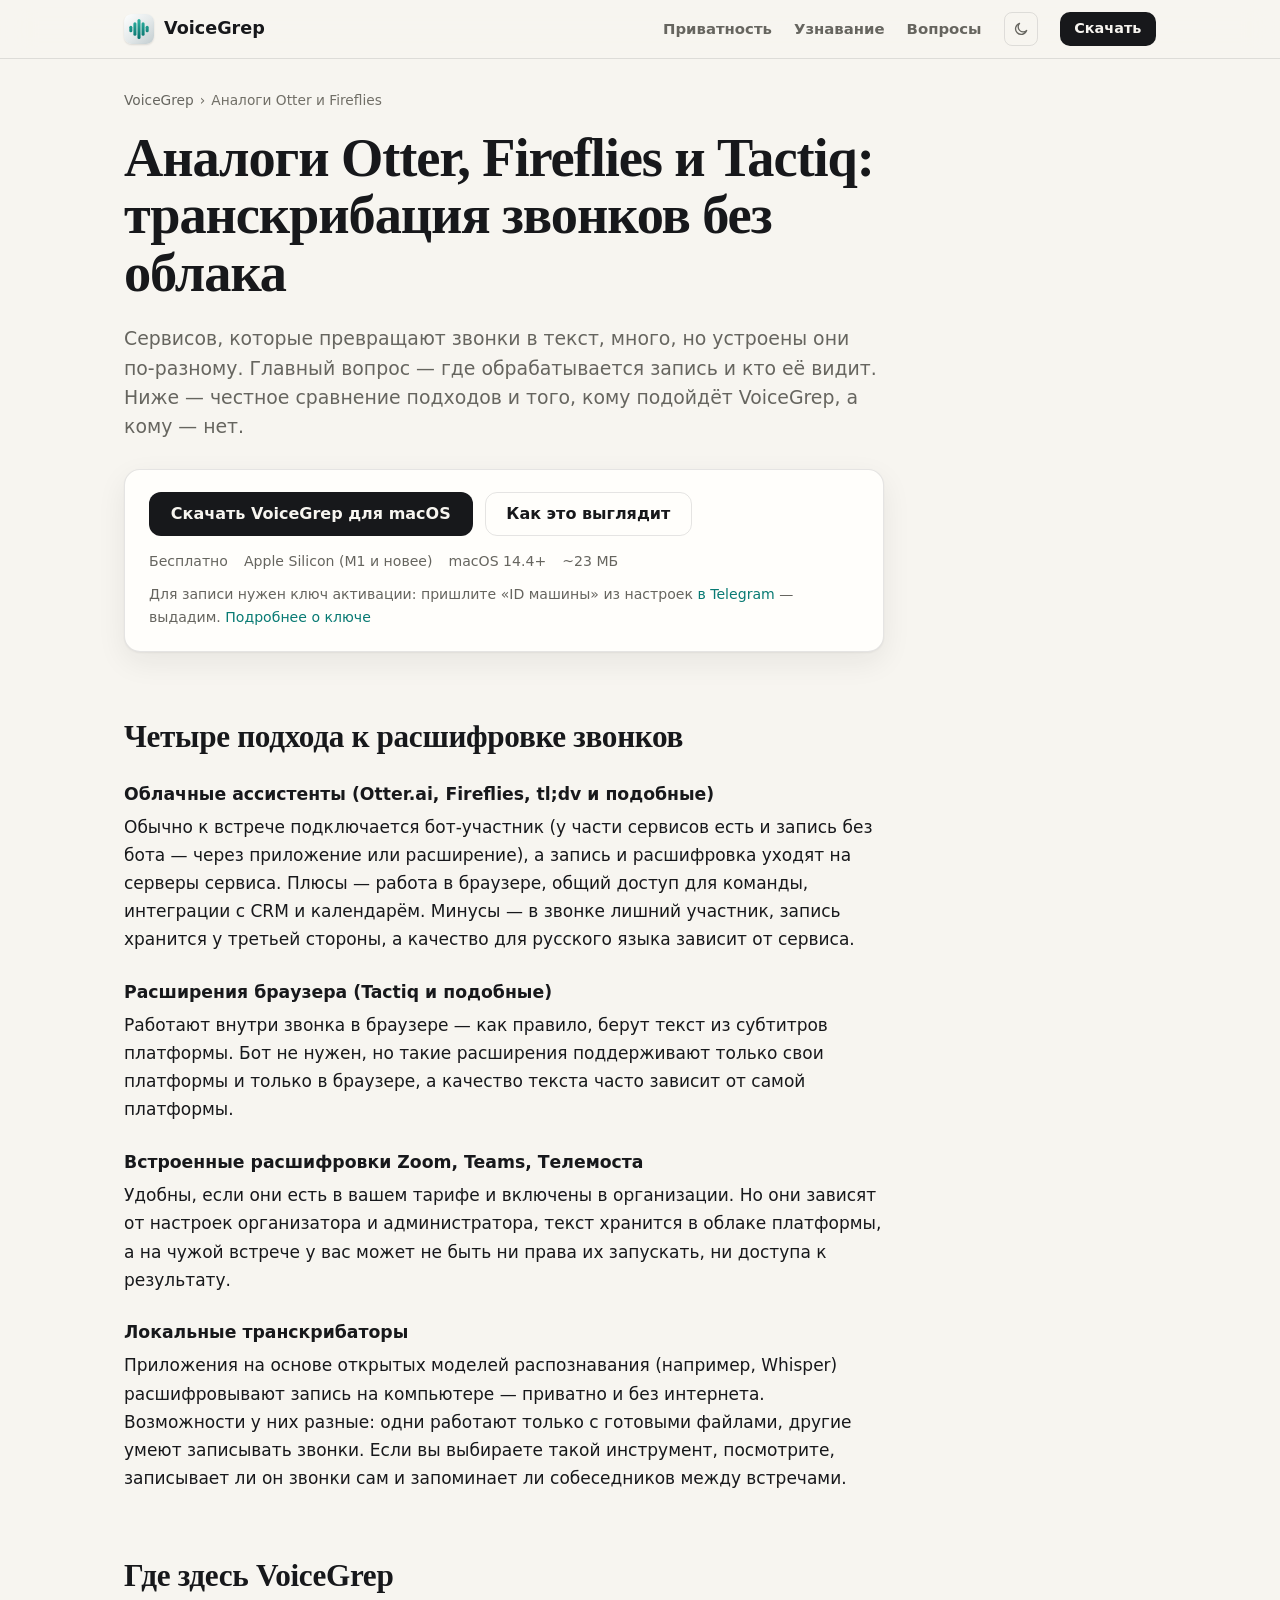
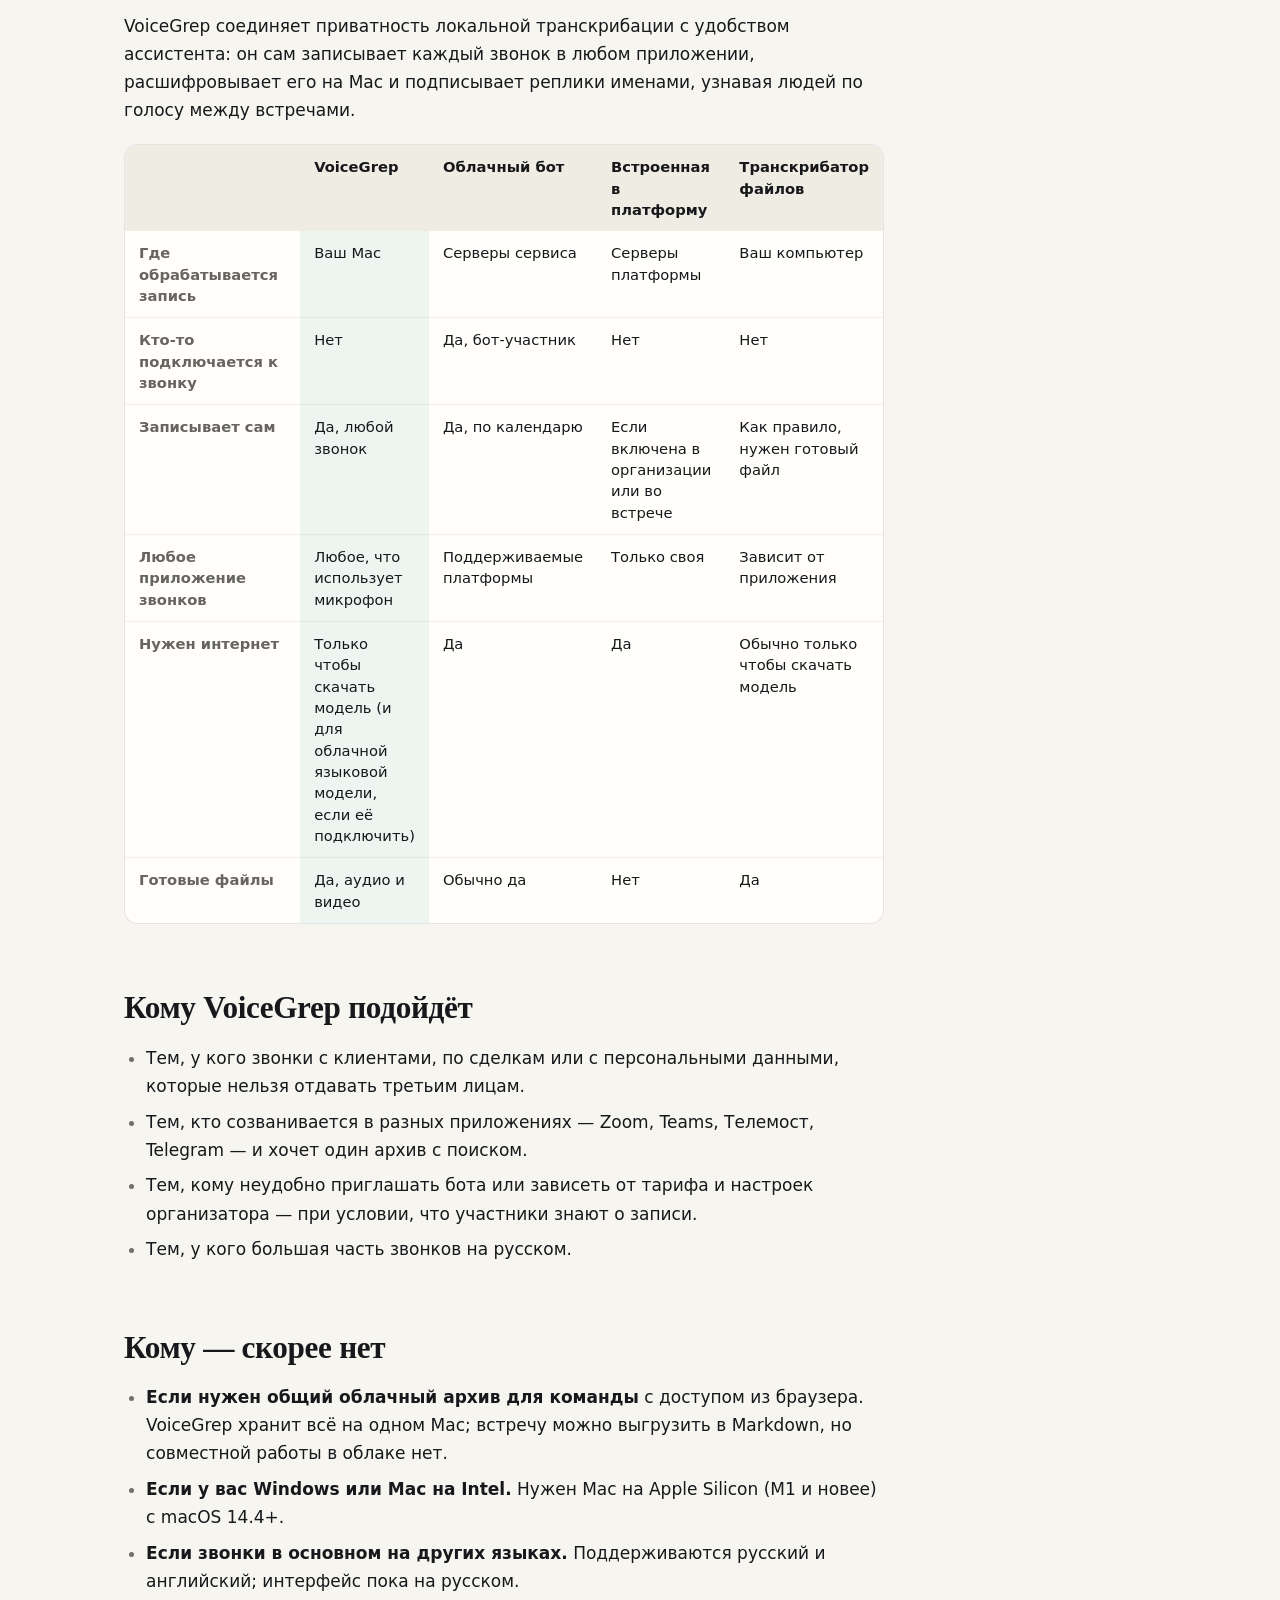
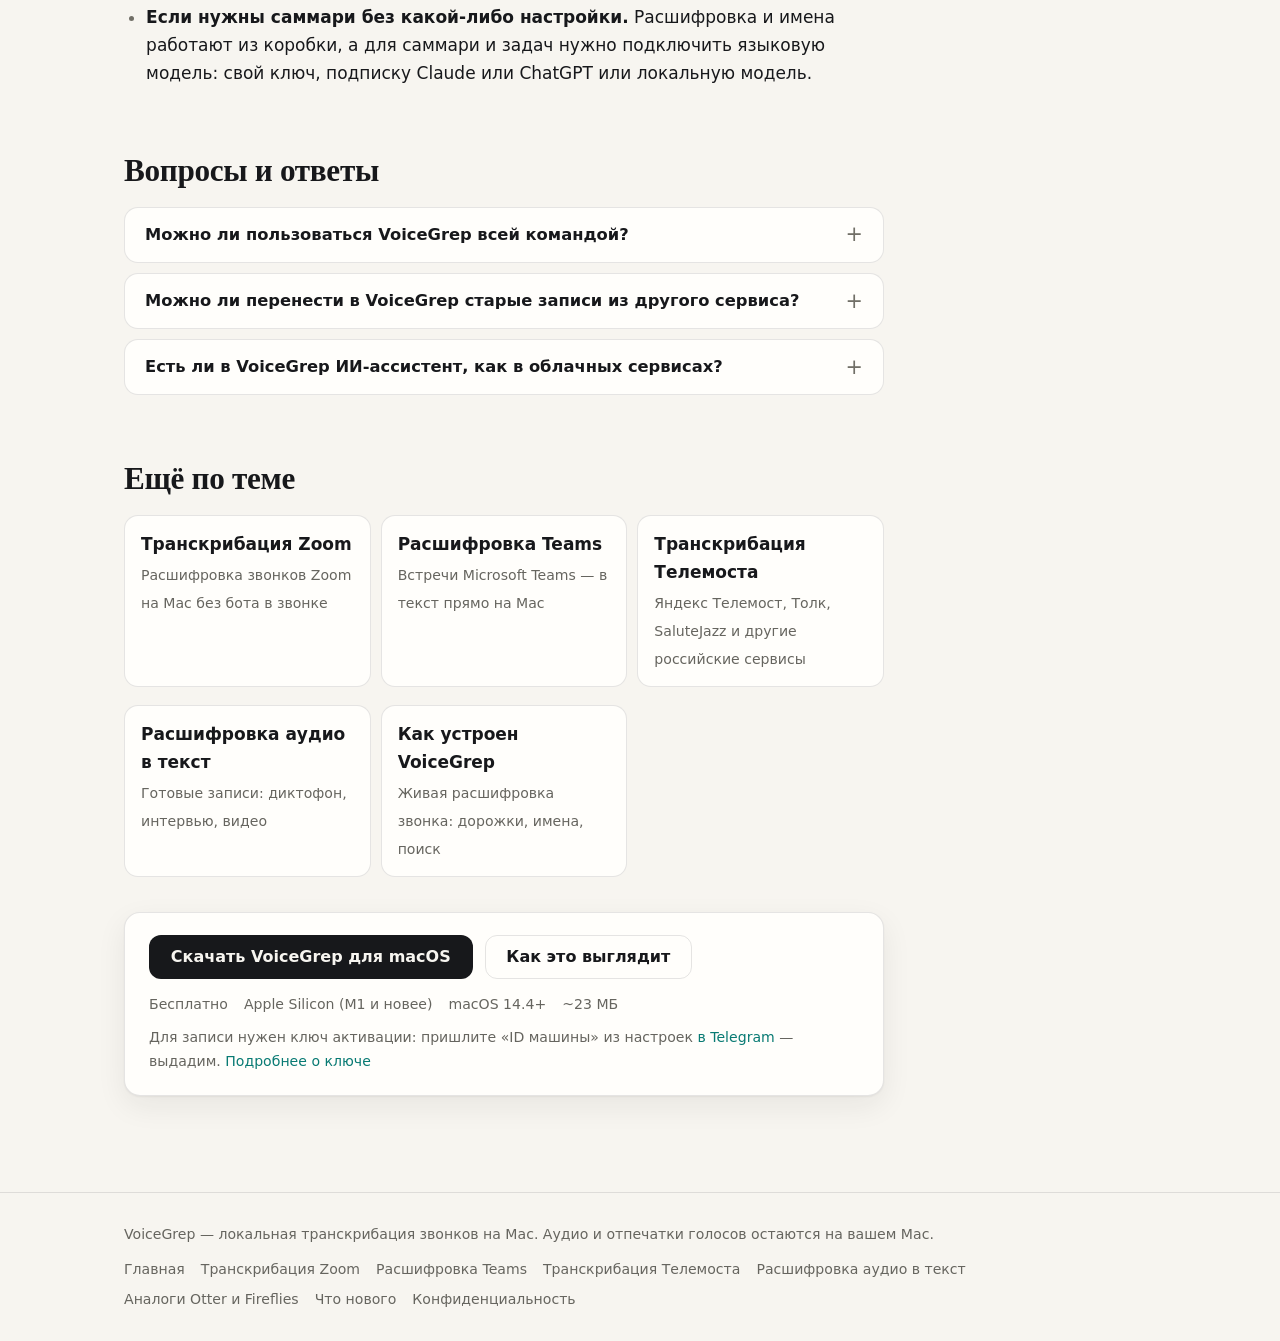
<file: ru/alternativy/index.html>
<!DOCTYPE html>
<html lang="ru">
<head>
<meta charset="utf-8">
<meta name="viewport" content="width=device-width, initial-scale=1">
<title>Аналоги Otter.ai и Fireflies без облака | VoiceGrep</title>
<meta name="description" content="Чем VoiceGrep отличается от Otter.ai, Fireflies, Tactiq и встроенных расшифровок Zoom и Teams: где обрабатывается запись, нужен ли бот и интернет.">
<meta property="og:title" content="Аналоги Otter, Fireflies и Tactiq: транскрибация звонков без облака">
<meta property="og:description" content="Чем VoiceGrep отличается от Otter.ai, Fireflies, Tactiq и встроенных расшифровок Zoom и Teams: где обрабатывается запись, нужен ли бот и интернет.">
<meta property="og:type" content="article">
<meta property="og:url" content="https://voicegrep.com/ru/alternativy/">
<meta property="og:locale" content="ru_RU">
<meta property="og:site_name" content="VoiceGrep">
<meta property="og:image" content="https://voicegrep.com/og-image.png">
<meta property="og:image:width" content="1200">
<meta property="og:image:height" content="630">
<meta property="og:image:alt" content="VoiceGrep: «Расшифровка звонков прямо на вашем Mac» и дорожки говорящих">
<meta name="twitter:card" content="summary_large_image">
<meta name="theme-color" content="#f7f5f0" media="(prefers-color-scheme: light)">
<meta name="theme-color" content="#0e0f12" media="(prefers-color-scheme: dark)">
<link rel="icon" href="../../favicon.ico" sizes="32x32">
<link rel="icon" href="../../favicon.svg" type="image/svg+xml">
<link rel="apple-touch-icon" href="../../apple-touch-icon.png">
<link rel="canonical" href="https://voicegrep.com/ru/alternativy/">
<link rel="stylesheet" href="../../guide.css">
<script>
  // Before first paint: phones get "send the link to your Mac" instead of the download button,
  // and the theme the visitor picked on the landing (shared key) applies without a flash.
  if (navigator.maxTouchPoints > 0 && window.matchMedia && matchMedia('(pointer: coarse)').matches) document.documentElement.classList.add('touch');
  (function () {
    var t = null; try { t = localStorage.getItem('vg.landing.theme'); } catch (e) {}
    if (t !== 'dark' && t !== 'light') t = window.matchMedia && matchMedia('(prefers-color-scheme: dark)').matches ? 'dark' : 'light';
    document.documentElement.setAttribute('data-theme', t);
  })();
</script>
<script src="../../guide.js" defer></script>
<!-- seo:jsonld:start -->
<script type="application/ld+json">
{
 "@context": "https://schema.org",
 "@graph": [
  {
   "@type": "WebSite",
   "@id": "https://voicegrep.com/#website",
   "url": "https://voicegrep.com/",
   "name": "VoiceGrep",
   "inLanguage": [
    "ru",
    "en"
   ],
   "publisher": {
    "@id": "https://voicegrep.com/#org"
   }
  },
  {
   "@type": "Organization",
   "@id": "https://voicegrep.com/#org",
   "name": "VoiceGrep",
   "url": "https://voicegrep.com/",
   "logo": "https://voicegrep.com/apple-touch-icon.png",
   "sameAs": [
    "https://t.me/ilyabazhenov",
    "https://github.com/ilyabazhenov/voicegrep-releases"
   ]
  },
  {
   "@type": "WebPage",
   "@id": "https://voicegrep.com/ru/alternativy/#page",
   "url": "https://voicegrep.com/ru/alternativy/",
   "name": "Аналоги Otter, Fireflies и Tactiq: транскрибация звонков без облака",
   "description": "Чем VoiceGrep отличается от Otter.ai, Fireflies, Tactiq и встроенных расшифровок Zoom и Teams: где обрабатывается запись, нужен ли бот и интернет.",
   "inLanguage": "ru",
   "isPartOf": {
    "@id": "https://voicegrep.com/#website"
   },
   "about": {
    "@id": "https://voicegrep.com/ru/#app"
   },
   "publisher": {
    "@id": "https://voicegrep.com/#org"
   },
   "breadcrumb": {
    "@id": "https://voicegrep.com/ru/alternativy/#crumbs"
   }
  },
  {
   "@type": "BreadcrumbList",
   "@id": "https://voicegrep.com/ru/alternativy/#crumbs",
   "itemListElement": [
    {
     "@type": "ListItem",
     "position": 1,
     "name": "VoiceGrep",
     "item": "https://voicegrep.com/ru/"
    },
    {
     "@type": "ListItem",
     "position": 2,
     "name": "Аналоги Otter и Fireflies",
     "item": "https://voicegrep.com/ru/alternativy/"
    }
   ]
  },
  {
   "@type": "FAQPage",
   "@id": "https://voicegrep.com/ru/alternativy/#faq",
   "url": "https://voicegrep.com/ru/alternativy/",
   "inLanguage": "ru",
   "mainEntity": [
    {
     "@type": "Question",
     "name": "Можно ли пользоваться VoiceGrep всей командой?",
     "acceptedAnswer": {
      "@type": "Answer",
      "text": "\u003cp>Каждый ставит VoiceGrep на свой Mac, и архив у каждого свой. Встречу можно выгрузить в Markdown и отправить коллегам, а узнавание голосов перенести на другой свой Mac. Общего облачного пространства для команды нет — это следствие того, что записи и расшифровки хранятся на компьютере.\u003c/p>"
     }
    },
    {
     "@type": "Question",
     "name": "Можно ли перенести в VoiceGrep старые записи из другого сервиса?",
     "acceptedAnswer": {
      "@type": "Answer",
      "text": "\u003cp>Да, если у вас есть аудио или видео: загрузите файл, и VoiceGrep расшифрует его так же, как свой звонок. Подробнее — \u003ca href=\"https://voicegrep.com/ru/rasshifrovka-audio/\">расшифровка готовых записей\u003c/a>.\u003c/p>"
     }
    },
    {
     "@type": "Question",
     "name": "Есть ли в VoiceGrep ИИ-ассистент, как в облачных сервисах?",
     "acceptedAnswer": {
      "@type": "Answer",
      "text": "\u003cp>Да, если подключить языковую модель: после звонка появятся саммари и задачи с исполнителями, а ассистент отвечает на вопросы по всему архиву встреч со ссылками на разговоры. С облачной моделью ей уходит текст встреч (расшифровки, заметки, материалы); с локальной (Ollama, LM Studio) не уходит и он.\u003c/p>"
     }
    }
   ]
  }
 ]
}
</script>
<!-- seo:jsonld:end -->
</head>
<body>
  <nav class="top" aria-label="Навигация">
    <div class="wrap nav-in">
      <a class="brand" href="../" aria-label="VoiceGrep — на главную">
        <svg width="30" height="30" viewBox="100 100 824 824" aria-hidden="true"><defs><linearGradient id="lg-m" x1="132" y1="116" x2="892" y2="916" gradientUnits="userSpaceOnUse"><stop offset="0" stop-color="#FCFDFD"/><stop offset=".52" stop-color="#E4E9EA"/><stop offset="1" stop-color="#C4CED1"/></linearGradient><linearGradient id="lg-w" x1="512" y1="236" x2="512" y2="788" gradientUnits="userSpaceOnUse"><stop offset="0" stop-color="#2FB3A2"/><stop offset="1" stop-color="#06706B"/></linearGradient></defs><rect x="100" y="100" width="824" height="824" rx="184" fill="url(#lg-m)"/><rect class="rim" x="101" y="101" width="822" height="822" rx="183" fill="none" stroke="#5E7378" stroke-width="2" opacity=".28"/><g fill="url(#lg-w)"><rect x="246" y="420" width="84" height="184" rx="42"/><rect x="358" y="328" width="84" height="368" rx="42"/><rect x="470" y="236" width="84" height="552" rx="42"/><rect x="582" y="328" width="84" height="368" rx="42"/><rect x="694" y="420" width="84" height="184" rx="42"/></g></svg>
        VoiceGrep
      </a>
      <div class="nav-links">
        <a class="txt" href="../#t-privacy">Приватность</a>
        <a class="txt" href="../#t-names">Узнавание</a>
        <a class="txt" href="../#faq">Вопросы</a>
        <button class="theme js-theme" type="button" aria-pressed="false" aria-label="Тёмная тема" title="Тёмная тема"><svg class="i-moon" width="16" height="16" viewBox="0 0 24 24" fill="none" stroke="currentColor" stroke-width="2" stroke-linecap="round" stroke-linejoin="round" aria-hidden="true"><path d="M20.5 14.1A8.5 8.5 0 1 1 9.9 3.5a6.6 6.6 0 0 0 10.6 10.6z"/></svg><svg class="i-sun" width="16" height="16" viewBox="0 0 24 24" fill="none" stroke="currentColor" stroke-width="2" stroke-linecap="round" stroke-linejoin="round" aria-hidden="true"><circle cx="12" cy="12" r="4"/><path d="M12 2.5v2M12 19.5v2M2.5 12h2M19.5 12h2M5.3 5.3l1.4 1.4M17.3 17.3l1.4 1.4M5.3 18.7l1.4-1.4M17.3 6.7l1.4-1.4"/></svg></button>
        <a class="btn sm no-touch" href="../../VoiceGrep-1.13.0.dmg">Скачать</a>
        <button class="btn sm only-touch js-share" type="button" data-done="Скопировано" title="Отправить ссылку на Mac"><span class="lbl" aria-live="polite">На Mac</span></button>
      </div>
    </div>
  </nav>

  <div class="wrap">
    <nav aria-label="Вы здесь">
      <ol class="crumbs">
        <li><a href="../">VoiceGrep</a></li>
        <li aria-current="page">Аналоги Otter и Fireflies</li>
      </ol>
    </nav>
    <article class="guide">
      <h1>Аналоги Otter, Fireflies и&nbsp;Tactiq: транскрибация звонков без облака</h1>
      <p class="lead">Сервисов, которые превращают звонки в текст, много, но устроены они по-разному. Главный вопрос — где обрабатывается запись и кто её видит. Ниже — честное сравнение подходов и того, кому подойдёт VoiceGrep, а кому — нет.</p>
      <div class="cta">
        <div class="cta-row">
          <a class="btn no-touch" href="../../VoiceGrep-1.13.0.dmg">Скачать VoiceGrep для macOS</a>
          <button class="btn only-touch js-share" type="button" data-done="Ссылка скопирована"><span class="lbl" aria-live="polite">Отправить ссылку на Mac</span></button>
          <a class="btn ghost" href="../">Как это выглядит</a>
        </div>
        <p class="meta"><span>Бесплатно</span><span>Apple Silicon (M1 и новее)</span><span>macOS 14.4+</span><span>~23&nbsp;МБ</span></p>
        <p class="note">Для записи нужен ключ активации: пришлите «ID машины» из настроек <a href="https://t.me/ilyabazhenov">в&nbsp;Telegram</a> — выдадим. <a href="../#faq-key">Подробнее о ключе</a></p>
      </div>

      <h2>Четыре подхода к расшифровке звонков</h2>
      <h3>Облачные ассистенты (Otter.ai, Fireflies, tl;dv и подобные)</h3>
      <p>Обычно к встрече подключается бот-участник (у части сервисов есть и запись без бота — через приложение или расширение), а запись и расшифровка уходят на серверы сервиса. Плюсы — работа в браузере, общий доступ для команды, интеграции с CRM и календарём. Минусы — в звонке лишний участник, запись хранится у третьей стороны, а качество для русского языка зависит от сервиса.</p>
      <h3>Расширения браузера (Tactiq и подобные)</h3>
      <p>Работают внутри звонка в браузере — как правило, берут текст из субтитров платформы. Бот не нужен, но такие расширения поддерживают только свои платформы и только в браузере, а качество текста часто зависит от самой платформы.</p>
      <h3>Встроенные расшифровки Zoom, Teams, Телемоста</h3>
      <p>Удобны, если они есть в вашем тарифе и включены в организации. Но они зависят от настроек организатора и администратора, текст хранится в облаке платформы, а на чужой встрече у вас может не быть ни права их запускать, ни доступа к результату.</p>
      <h3>Локальные транскрибаторы</h3>
      <p>Приложения на основе открытых моделей распознавания (например, Whisper) расшифровывают запись на компьютере — приватно и без интернета. Возможности у них разные: одни работают только с готовыми файлами, другие умеют записывать звонки. Если вы выбираете такой инструмент, посмотрите, записывает ли он звонки сам и запоминает ли собеседников между встречами.</p>

      <h2>Где здесь VoiceGrep</h2>
      <p>VoiceGrep соединяет приватность локальной транскрибации с удобством ассистента: он сам записывает каждый звонок в любом приложении, расшифровывает его на Mac и подписывает реплики именами, узнавая людей по голосу между встречами.</p>
      <div class="table-wrap" role="region" aria-label="Сравнение подходов (таблица прокручивается)" tabindex="0">
        <table>
          <thead>
            <tr><th scope="col"></th><th scope="col">VoiceGrep</th><th scope="col">Облачный бот</th><th scope="col">Встроенная в платформу</th><th scope="col">Транскрибатор файлов</th></tr>
          </thead>
          <tbody>
            <tr><th scope="row">Где обрабатывается запись</th><td class="us">Ваш Mac</td><td>Серверы сервиса</td><td>Серверы платформы</td><td>Ваш компьютер</td></tr>
            <tr><th scope="row">Кто-то подключается к звонку</th><td class="us">Нет</td><td>Да, бот-участник</td><td>Нет</td><td>Нет</td></tr>
            <tr><th scope="row">Записывает сам</th><td class="us">Да, любой звонок</td><td>Да, по календарю</td><td>Если включена в организации или во встрече</td><td>Как правило, нужен готовый файл</td></tr>
            <tr><th scope="row">Любое приложение звонков</th><td class="us">Любое, что использует микрофон</td><td>Поддерживаемые платформы</td><td>Только своя</td><td>Зависит от приложения</td></tr>
            <tr><th scope="row">Нужен интернет</th><td class="us">Только чтобы скачать модель (и для облачной языковой модели, если её подключить)</td><td>Да</td><td>Да</td><td>Обычно только чтобы скачать модель</td></tr>
            <tr><th scope="row">Готовые файлы</th><td class="us">Да, аудио и видео</td><td>Обычно да</td><td>Нет</td><td>Да</td></tr>
          </tbody>
        </table>
      </div>

      <h2>Кому VoiceGrep подойдёт</h2>
      <ul>
        <li>Тем, у кого звонки с клиентами, по сделкам или с персональными данными, которые нельзя отдавать третьим лицам.</li>
        <li>Тем, кто созванивается в разных приложениях — Zoom, Teams, Телемост, Telegram — и хочет один архив с поиском.</li>
        <li>Тем, кому неудобно приглашать бота или зависеть от тарифа и настроек организатора — при условии, что участники знают о записи.</li>
        <li>Тем, у кого большая часть звонков на русском.</li>
      </ul>

      <h2>Кому — скорее нет</h2>
      <ul>
        <li><b>Если нужен общий облачный архив для команды</b> с доступом из браузера. VoiceGrep хранит всё на одном Mac; встречу можно выгрузить в Markdown, но совместной работы в облаке нет.</li>
        <li><b>Если у вас Windows или Mac на Intel.</b> Нужен Mac на Apple Silicon (M1 и новее) с macOS 14.4+.</li>
        <li><b>Если звонки в основном на других языках.</b> Поддерживаются русский и английский; интерфейс пока на русском.</li>
        <li><b>Если нужны саммари без какой-либо настройки.</b> Расшифровка и имена работают из коробки, а для саммари и задач нужно подключить языковую модель: свой ключ, подписку Claude или ChatGPT или локальную модель.</li>
      </ul>

      <h2>Вопросы и ответы</h2>
      <div class="faq-list">
        <details class="qa" id="faq-alt-team">
          <summary><h3>Можно ли пользоваться VoiceGrep всей командой?</h3></summary>
          <div class="ans"><p>Каждый ставит VoiceGrep на свой Mac, и архив у каждого свой. Встречу можно выгрузить в Markdown и отправить коллегам, а узнавание голосов перенести на другой свой Mac. Общего облачного пространства для команды нет — это следствие того, что записи и расшифровки хранятся на компьютере.</p></div>
        </details>
        <details class="qa" id="faq-alt-migrate">
          <summary><h3>Можно ли перенести в VoiceGrep старые записи из другого сервиса?</h3></summary>
          <div class="ans"><p>Да, если у вас есть аудио или видео: загрузите файл, и VoiceGrep расшифрует его так же, как свой звонок. Подробнее — <a href="../rasshifrovka-audio/">расшифровка готовых записей</a>.</p></div>
        </details>
        <details class="qa" id="faq-alt-ai">
          <summary><h3>Есть ли в VoiceGrep ИИ-ассистент, как в облачных сервисах?</h3></summary>
          <div class="ans"><p>Да, если подключить языковую модель: после звонка появятся саммари и задачи с исполнителями, а ассистент отвечает на вопросы по всему архиву встреч со ссылками на разговоры. С облачной моделью ей уходит текст встреч (расшифровки, заметки, материалы); с локальной (Ollama, LM Studio) не уходит и он.</p></div>
        </details>
      </div>

      <h2>Ещё по теме</h2>
      <ul class="related">
        <li><a href="../transkribaciya-zoom/"><b>Транскрибация Zoom</b> <span>Расшифровка звонков Zoom на Mac без бота в звонке</span></a></li>
        <li><a href="../transkribaciya-teams/"><b>Расшифровка Teams</b> <span>Встречи Microsoft Teams — в текст прямо на Mac</span></a></li>
        <li><a href="../transkribaciya-telemost/"><b>Транскрибация Телемоста</b> <span>Яндекс Телемост, Толк, SaluteJazz и другие российские сервисы</span></a></li>
        <li><a href="../rasshifrovka-audio/"><b>Расшифровка аудио в текст</b> <span>Готовые записи: диктофон, интервью, видео</span></a></li>
        <li><a href="../"><b>Как устроен VoiceGrep</b> <span>Живая расшифровка звонка: дорожки, имена, поиск</span></a></li>
      </ul>
      <div class="cta">
        <div class="cta-row">
          <a class="btn no-touch" href="../../VoiceGrep-1.13.0.dmg">Скачать VoiceGrep для macOS</a>
          <button class="btn only-touch js-share" type="button" data-done="Ссылка скопирована"><span class="lbl" aria-live="polite">Отправить ссылку на Mac</span></button>
          <a class="btn ghost" href="../">Как это выглядит</a>
        </div>
        <p class="meta"><span>Бесплатно</span><span>Apple Silicon (M1 и новее)</span><span>macOS 14.4+</span><span>~23&nbsp;МБ</span></p>
        <p class="note">Для записи нужен ключ активации: пришлите «ID машины» из настроек <a href="https://t.me/ilyabazhenov">в&nbsp;Telegram</a> — выдадим. <a href="../#faq-key">Подробнее о ключе</a></p>
      </div>
    </article>
  </div>

  <footer>
    <div class="wrap foot-in">
      <span>VoiceGrep — локальная транскрибация звонков на Mac. Аудио и отпечатки голосов остаются на вашем Mac.</span>
      <nav aria-label="Разделы">
        <a href="../">Главная</a>
        <a href="../transkribaciya-zoom/">Транскрибация Zoom</a>
        <a href="../transkribaciya-teams/">Расшифровка Teams</a>
        <a href="../transkribaciya-telemost/">Транскрибация Телемоста</a>
        <a href="../rasshifrovka-audio/">Расшифровка аудио в текст</a>
        <a href="../alternativy/" aria-current="page">Аналоги Otter и Fireflies</a>
        <a href="../changelog/">Что нового</a>
        <a href="../privacy/">Конфиденциальность</a>
      </nav>
    </div>
  </footer>
  <!-- Cloudflare Web Analytics: cookieless page-view counter (no personal data, no consent banner). The token is a public site id. -->
  <script type='module' src='https://static.cloudflareinsights.com/beacon.min.js' data-cf-beacon='{"token": "cc5905c787cb42c3b4dce62a4beda4ab"}'></script>
</body>
</html>
</file>
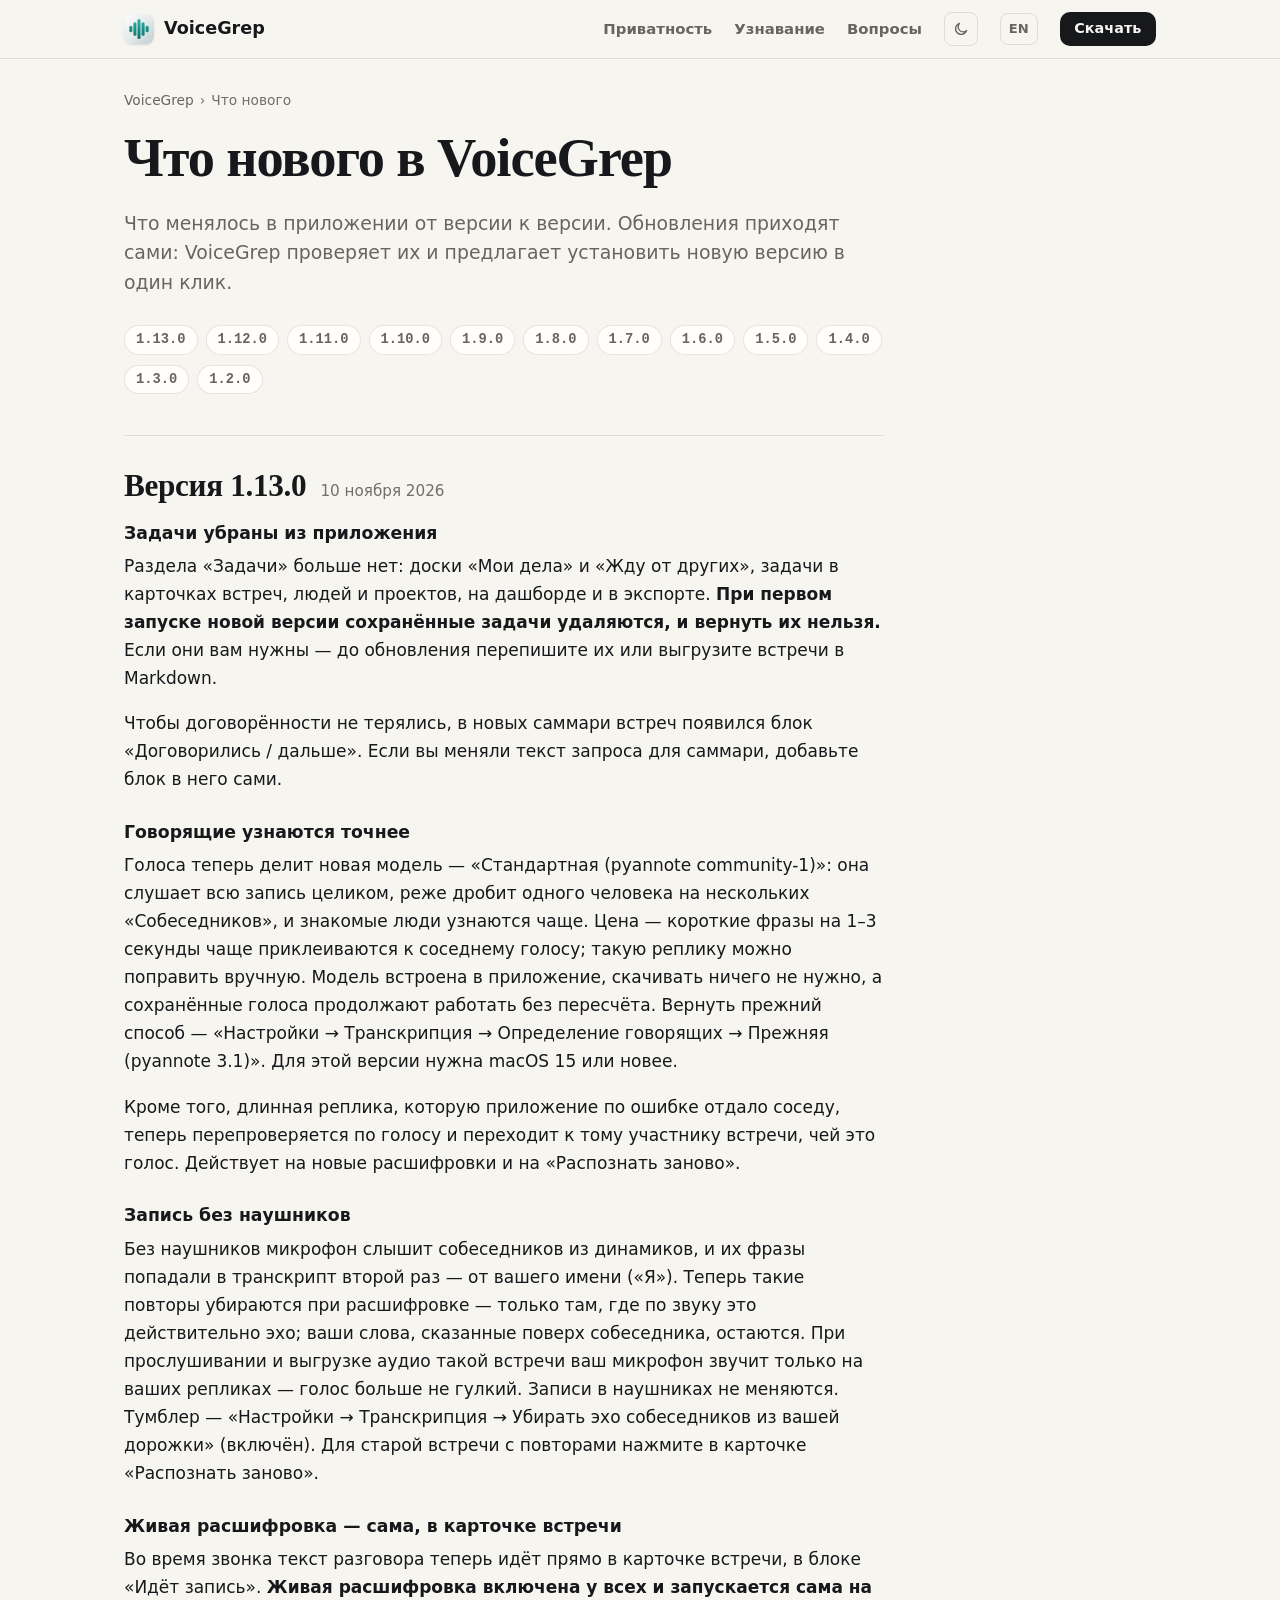
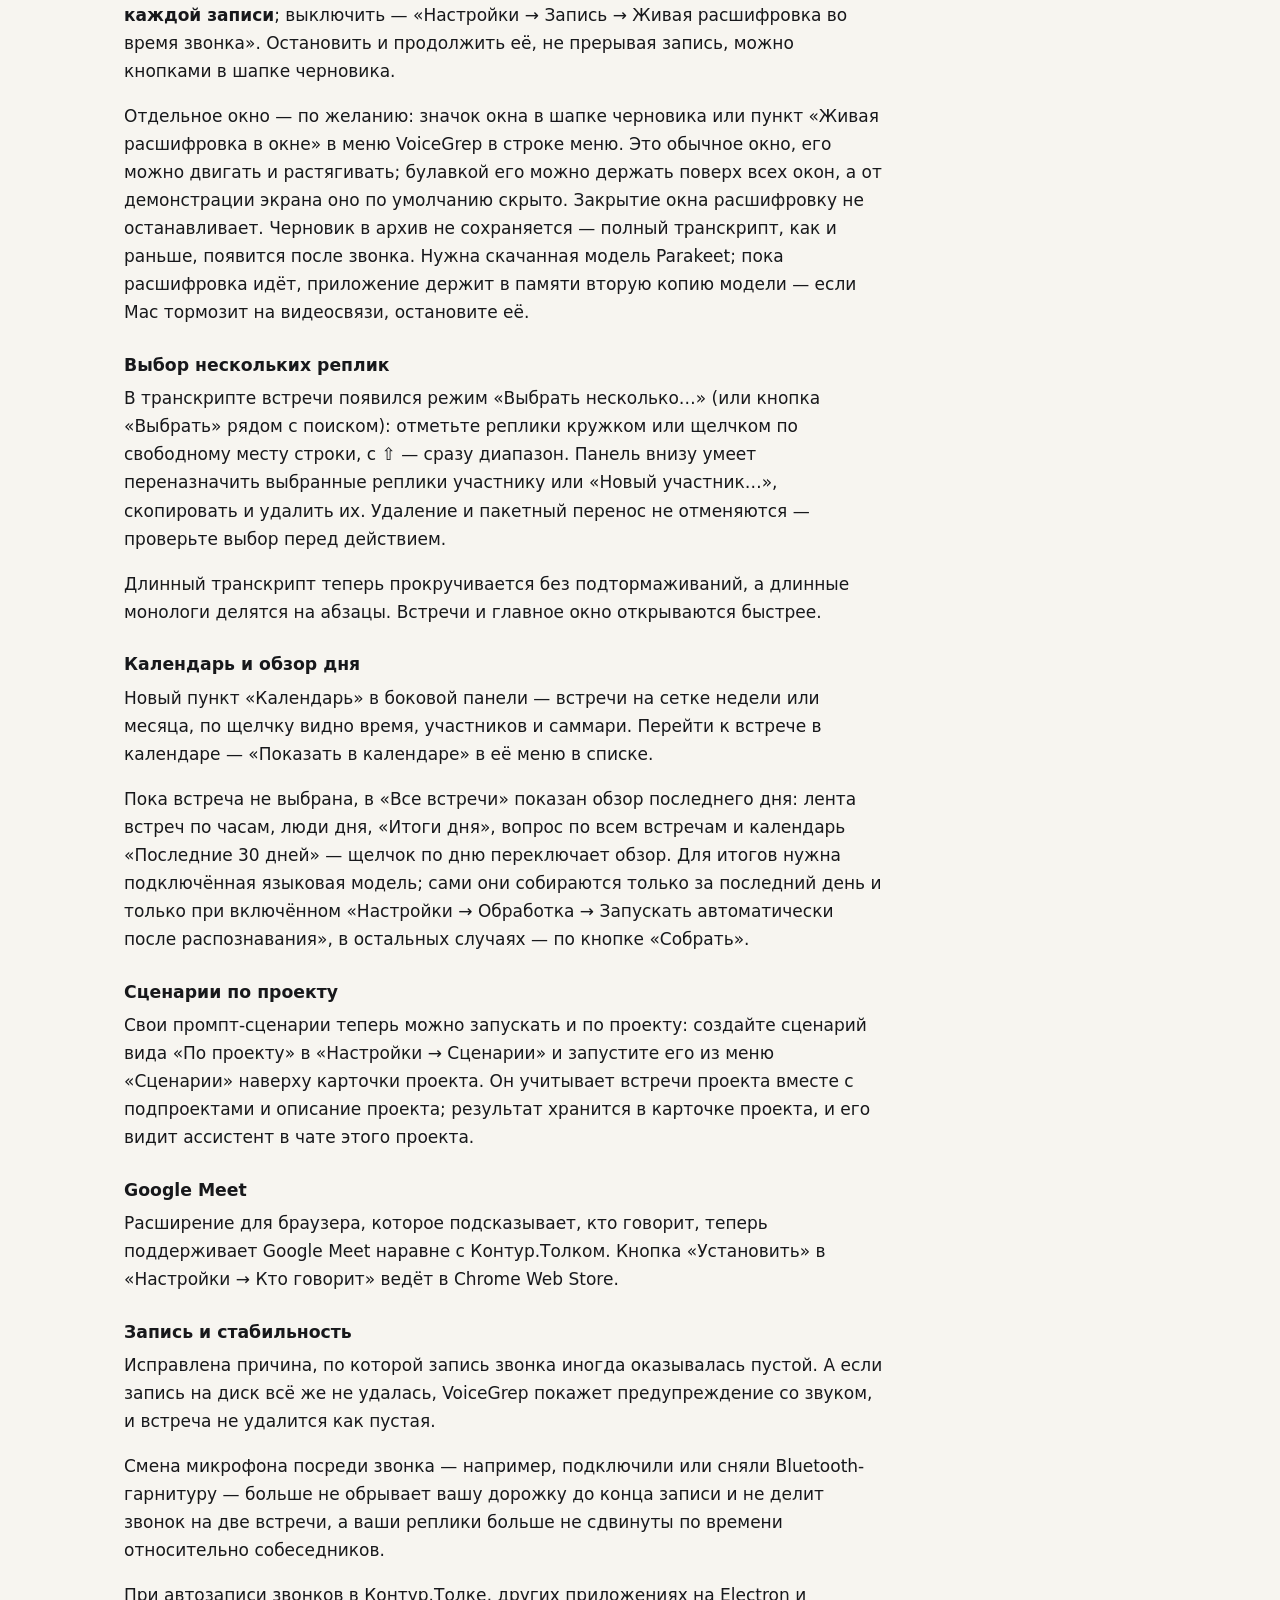
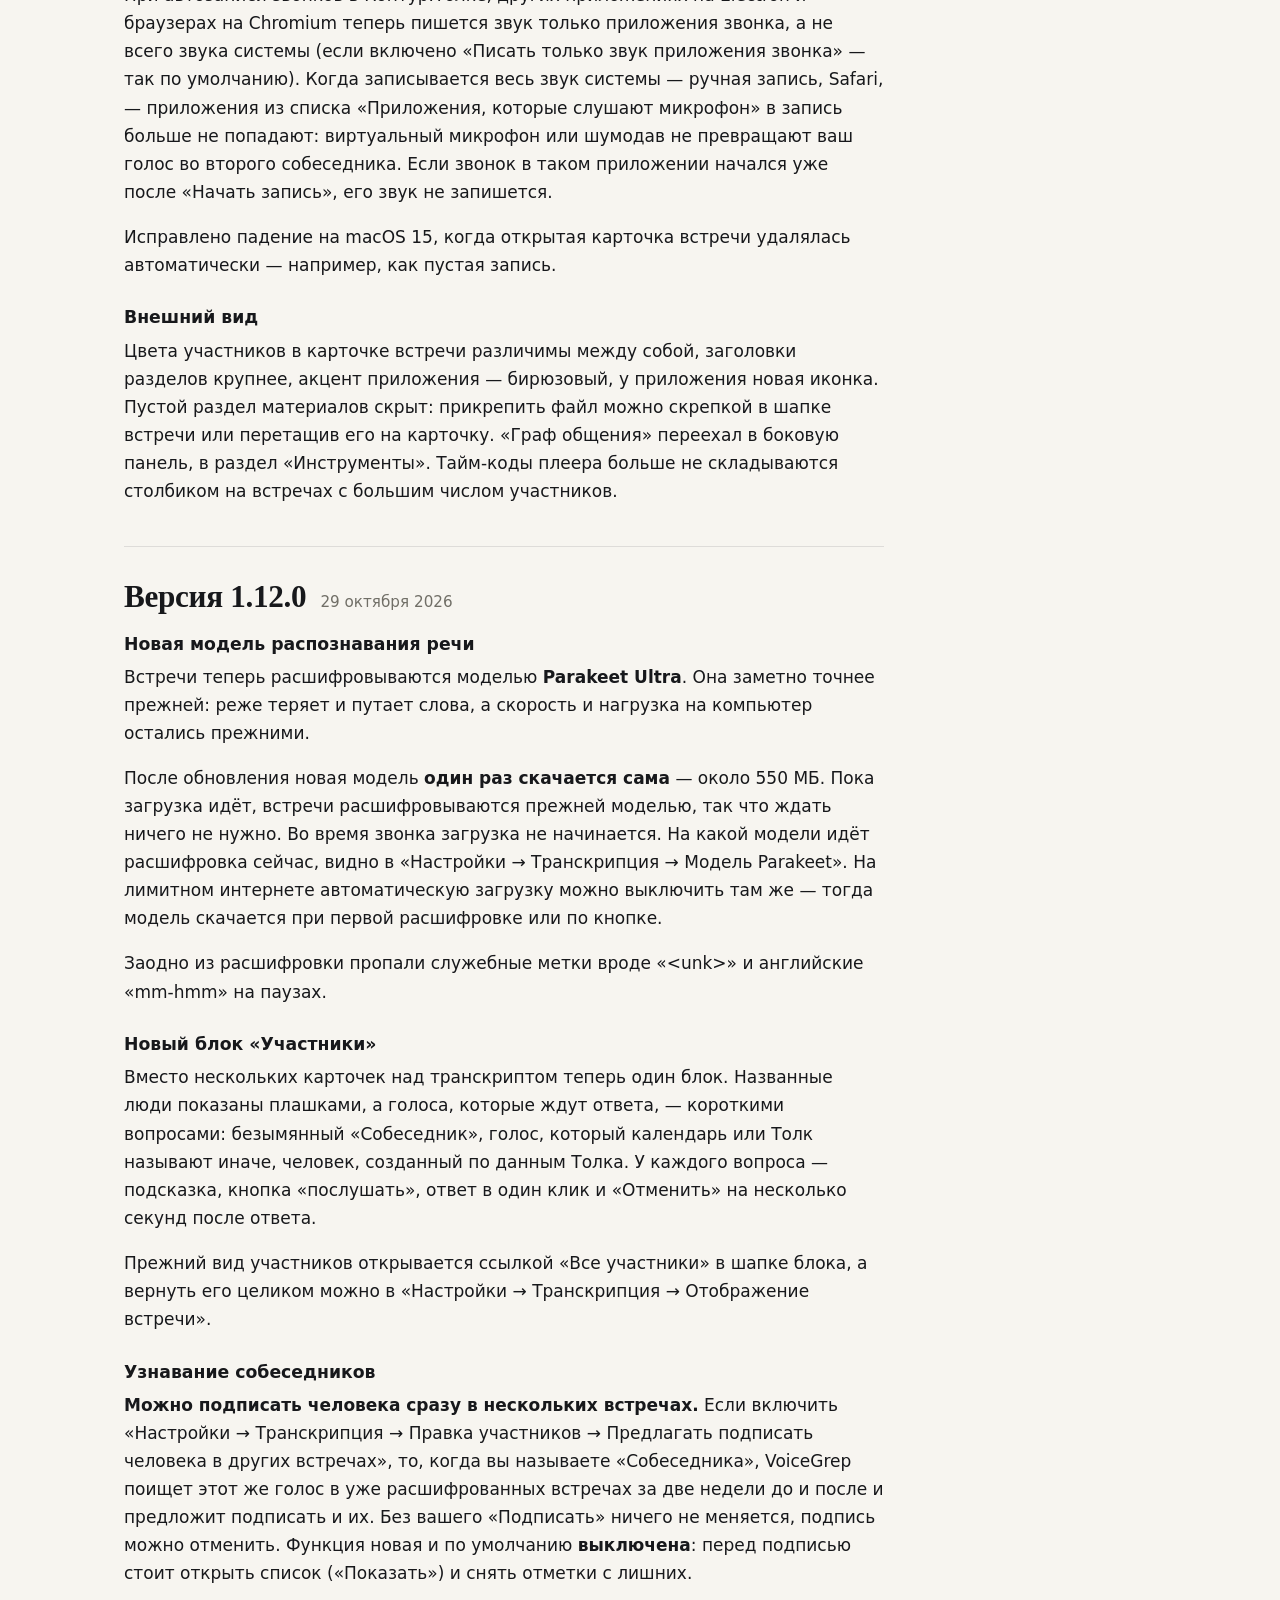
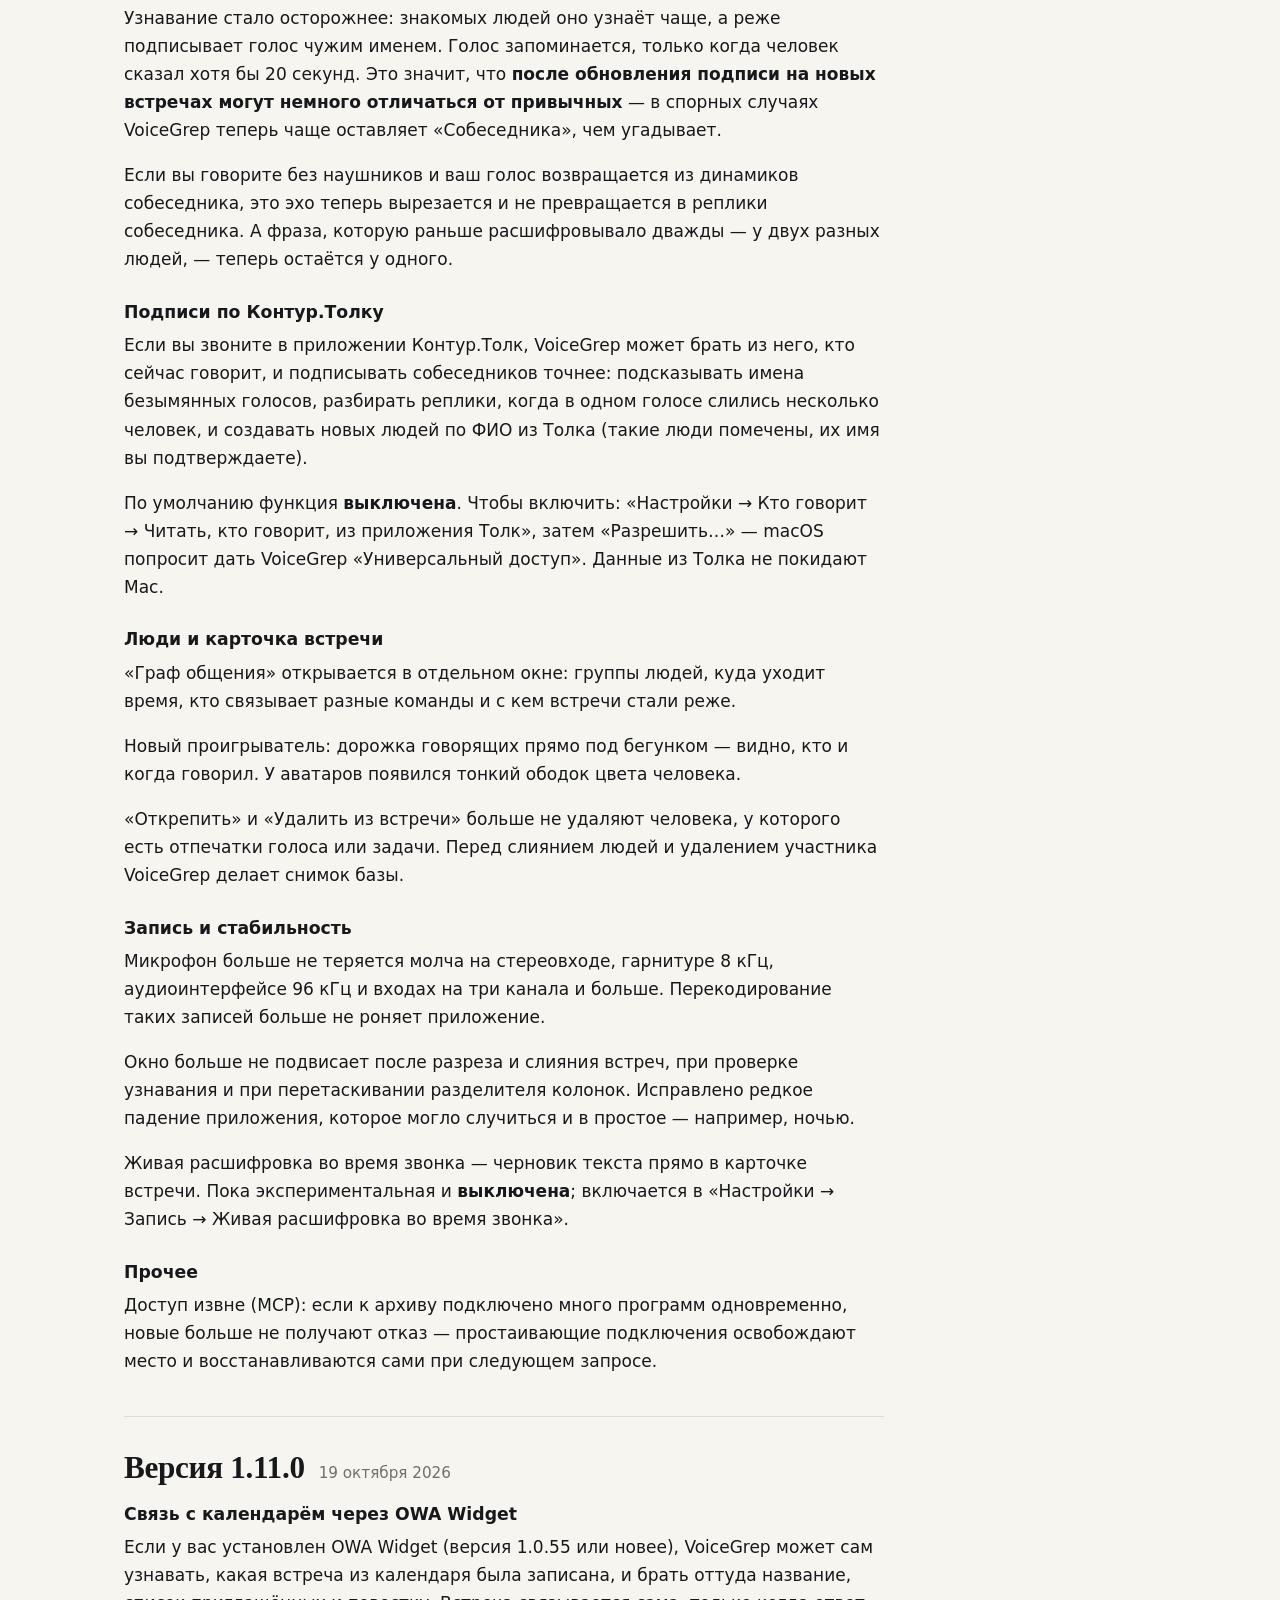
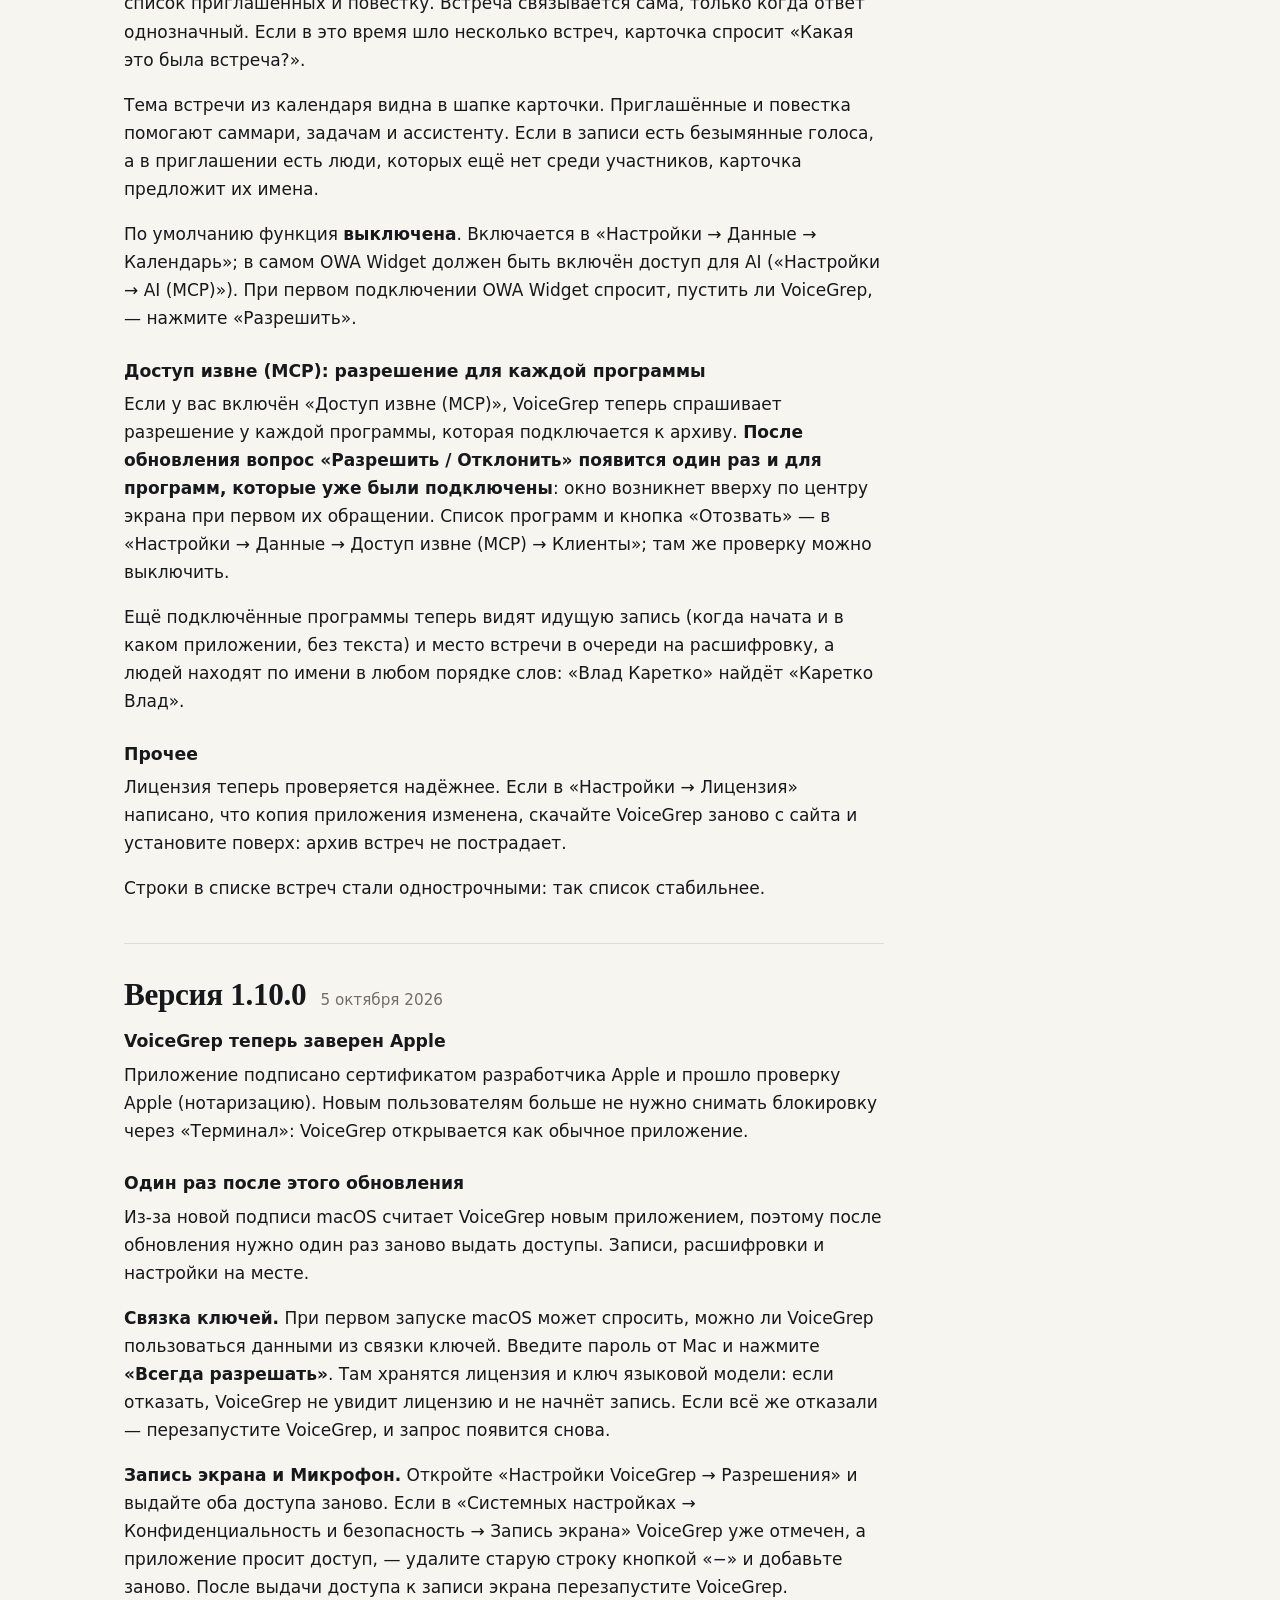
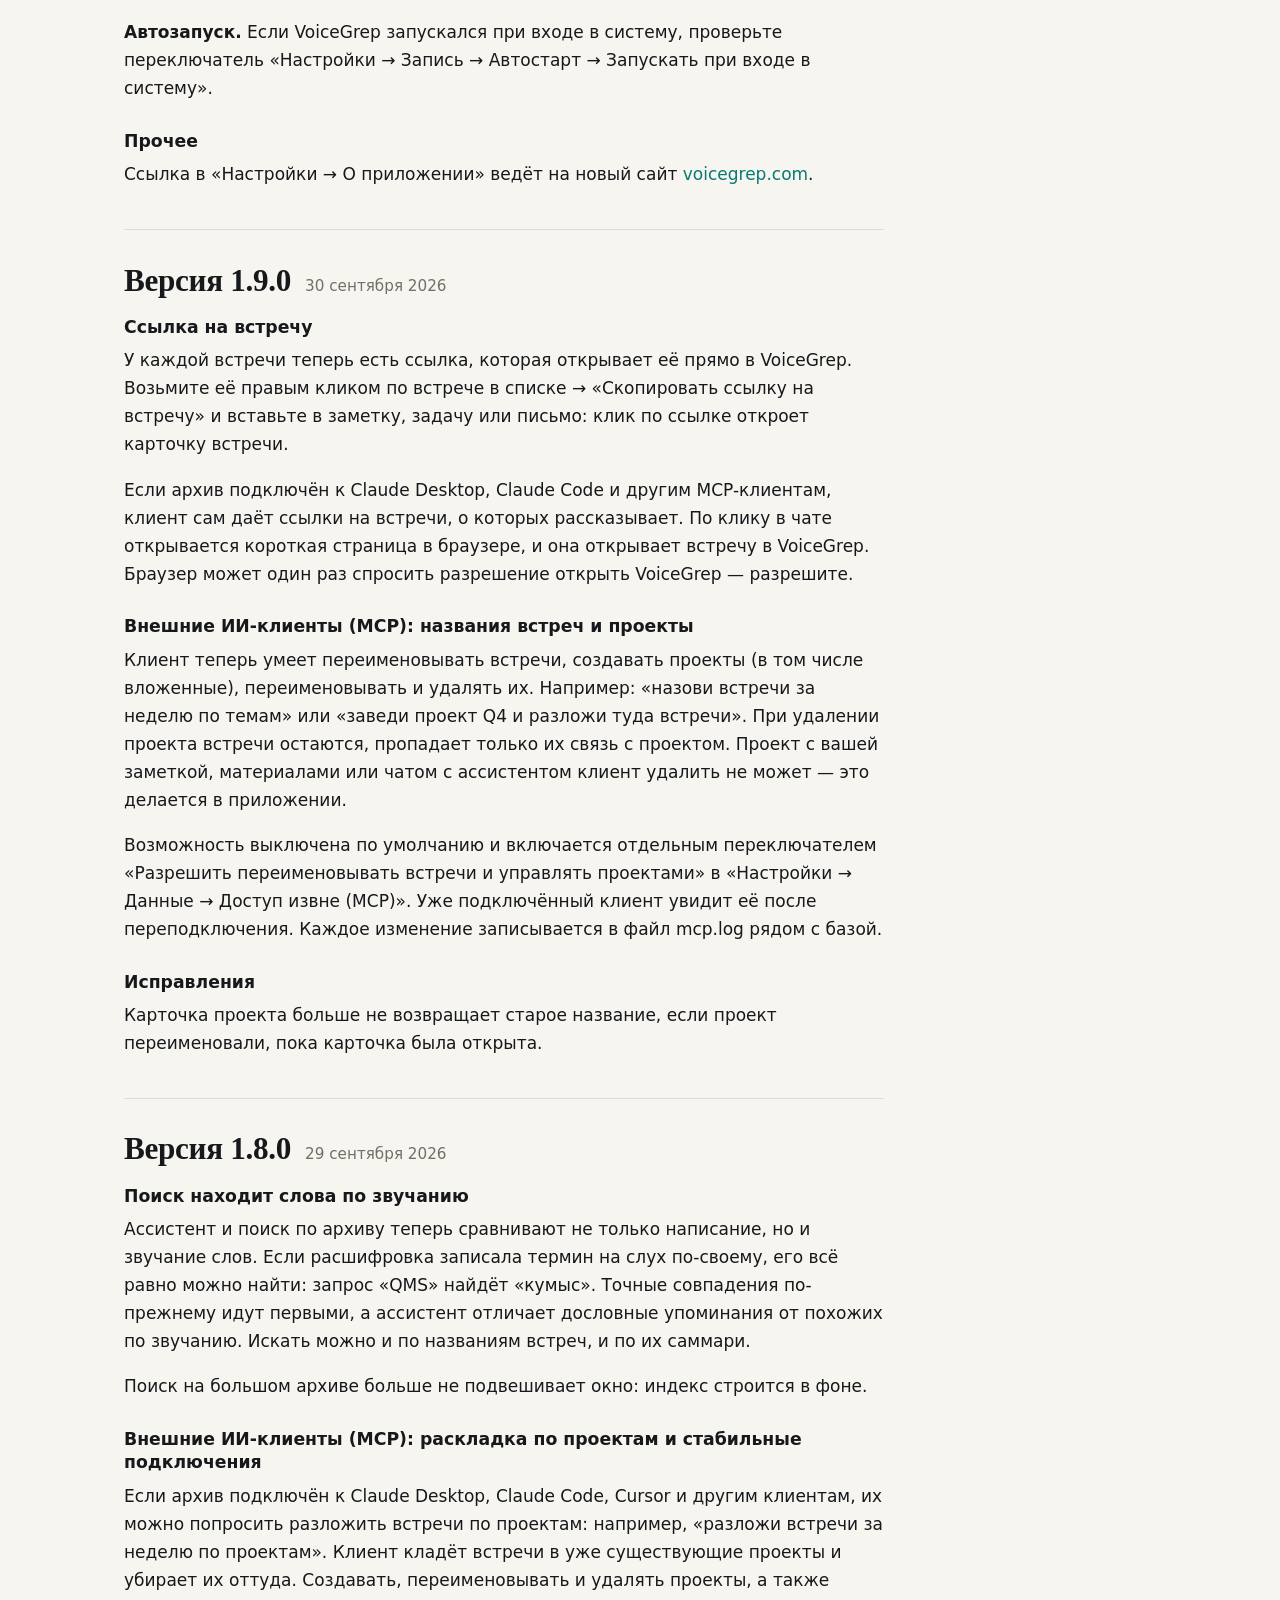
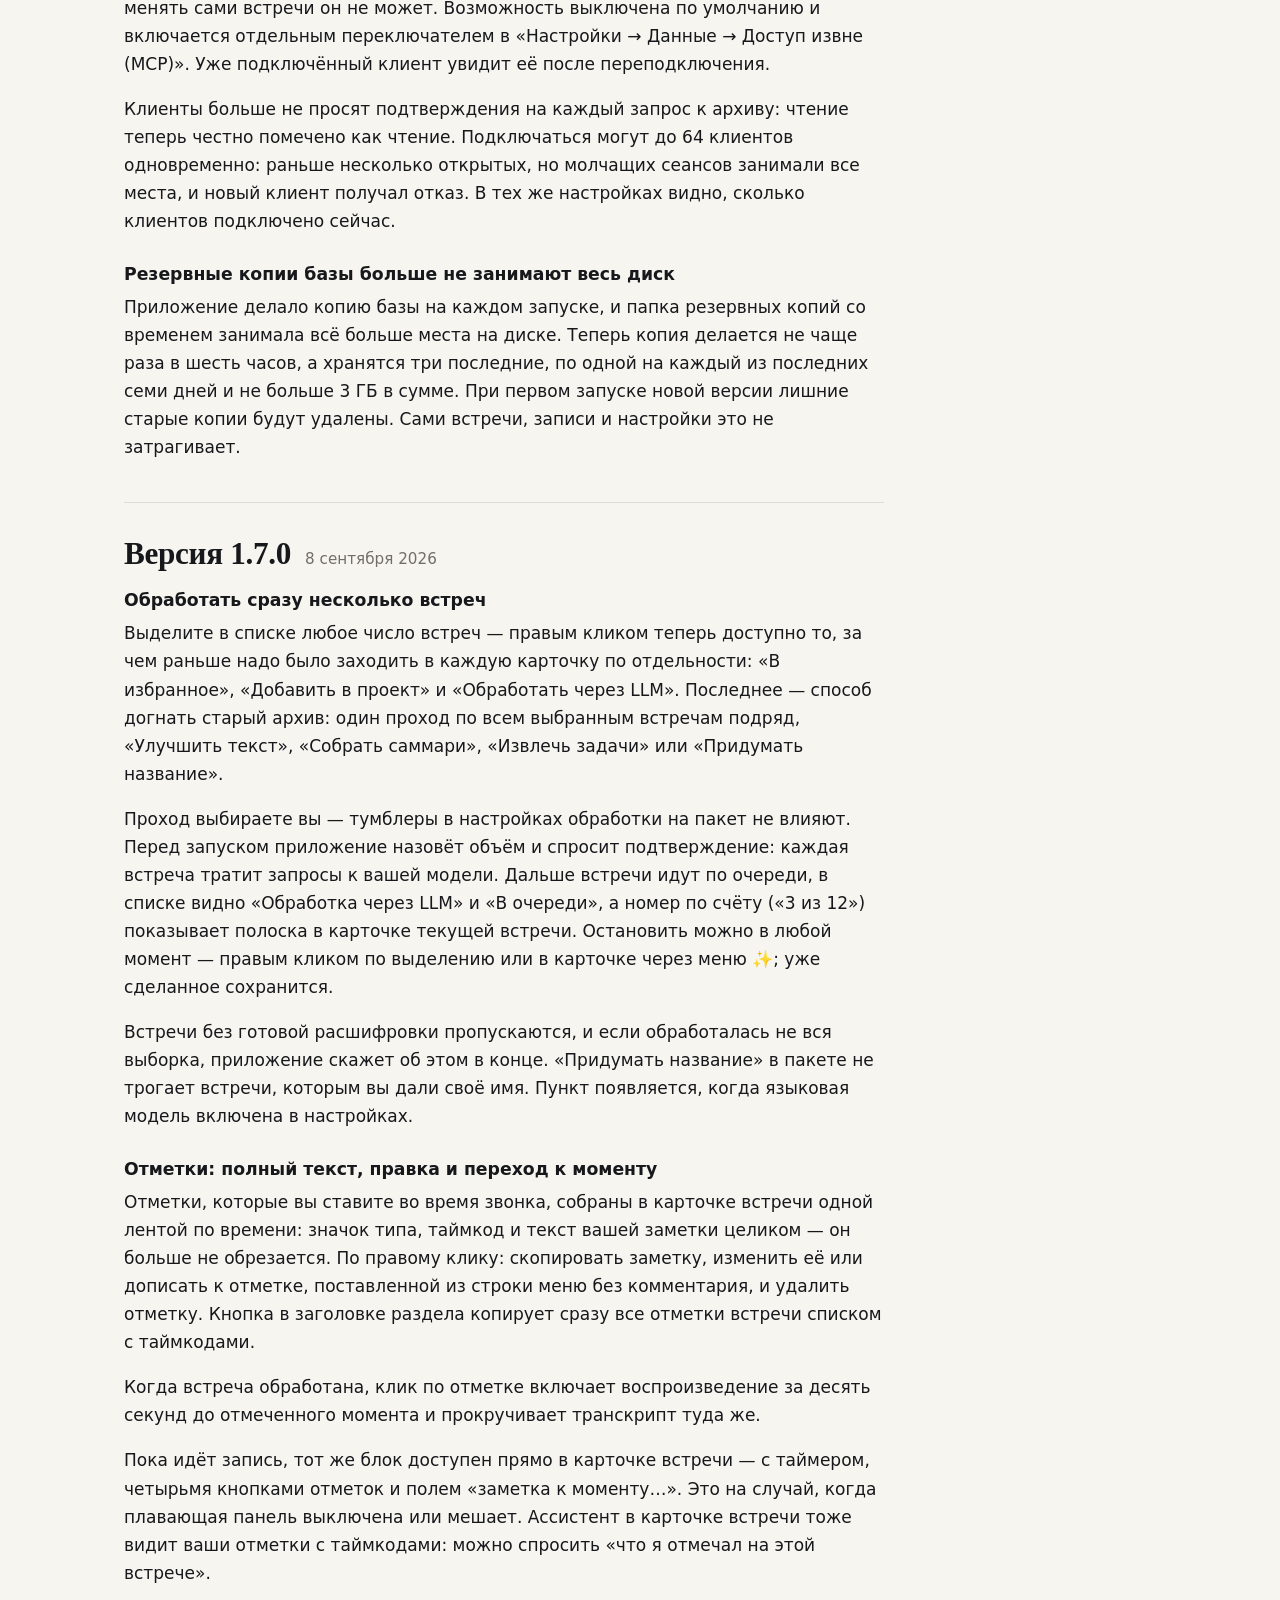
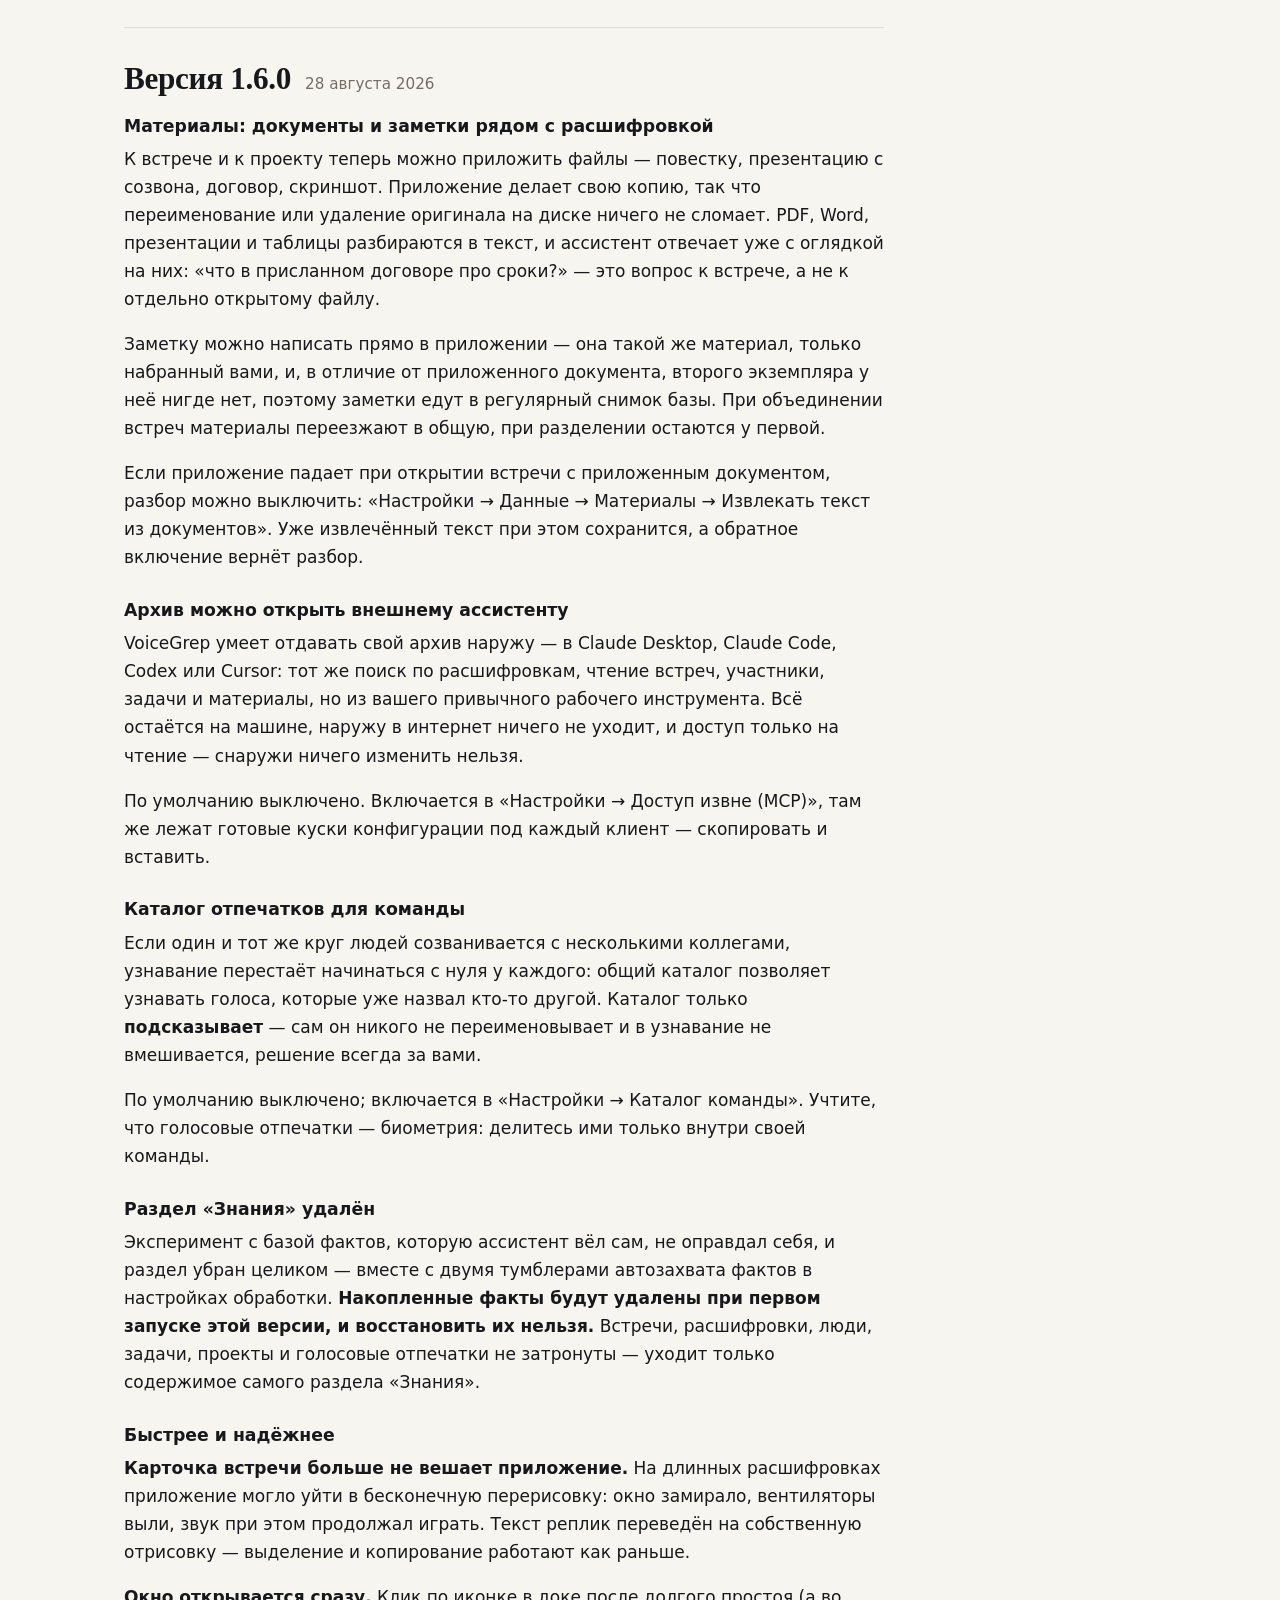
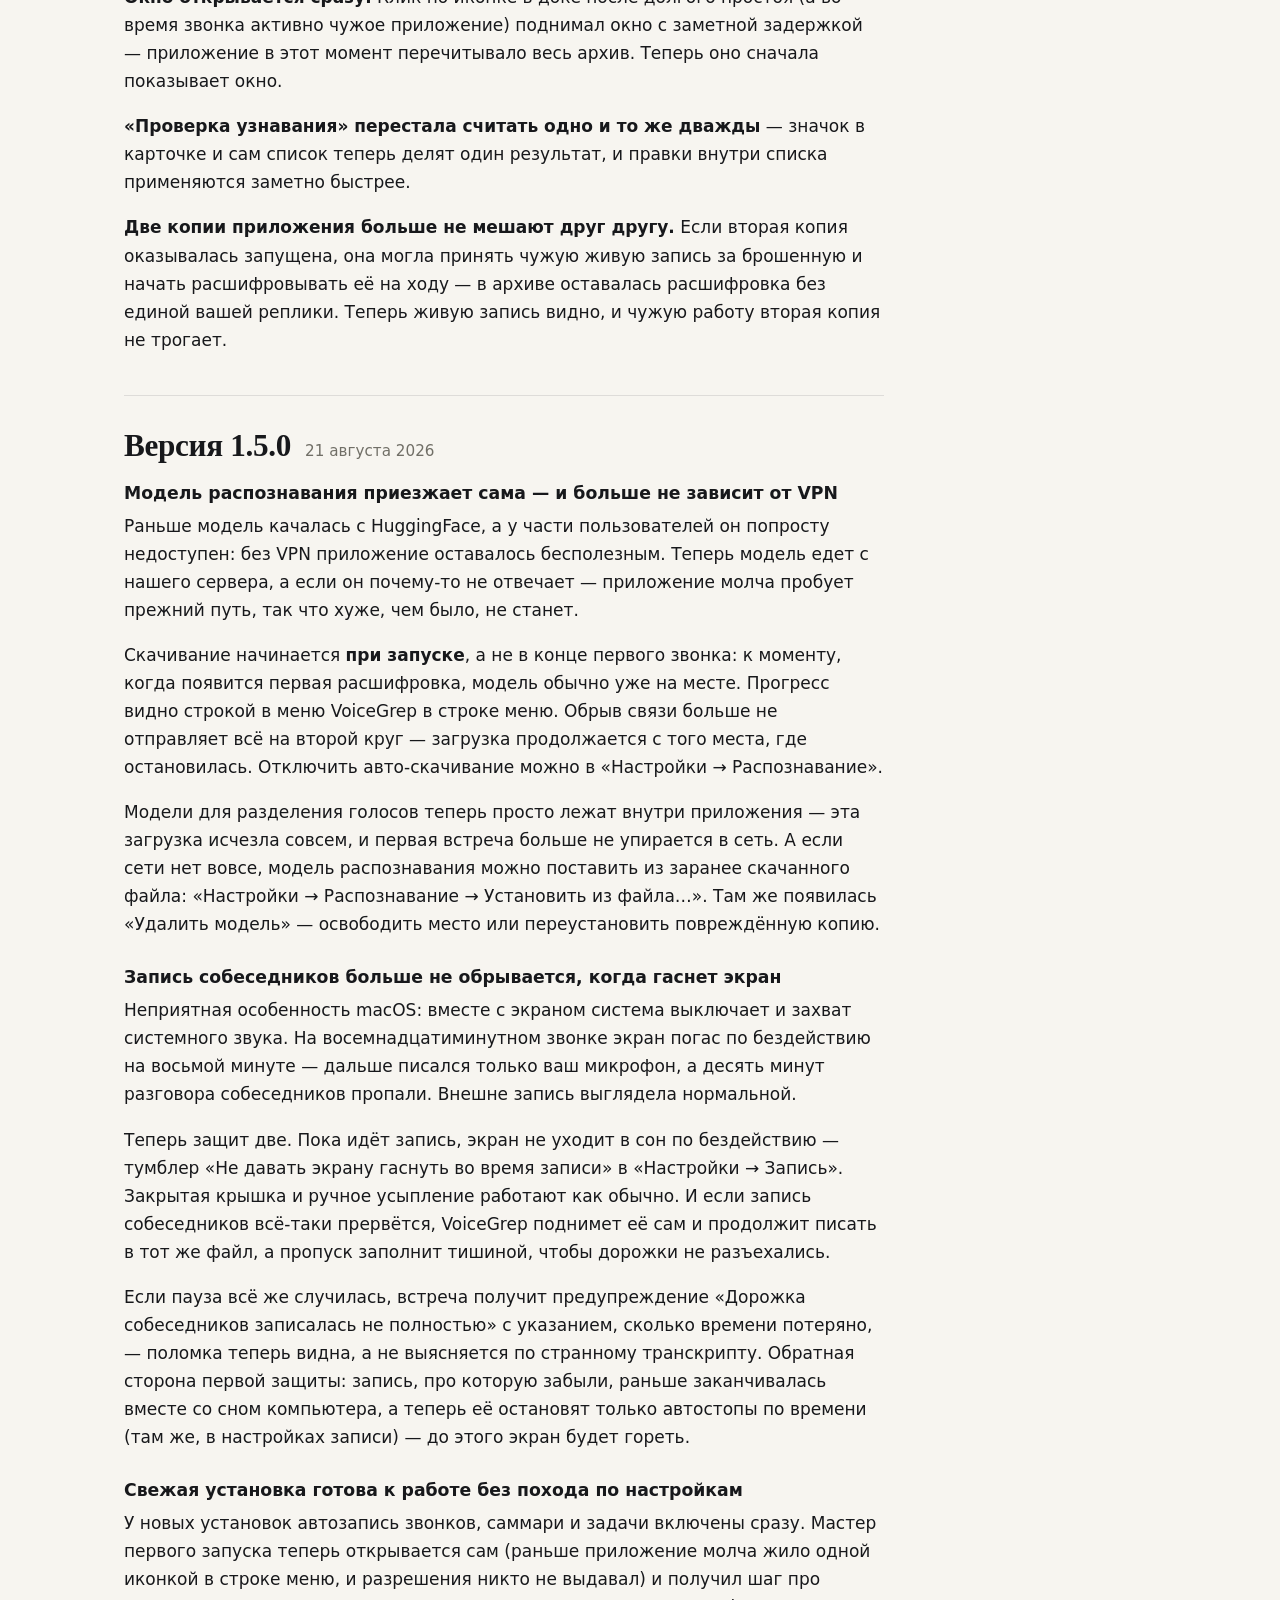
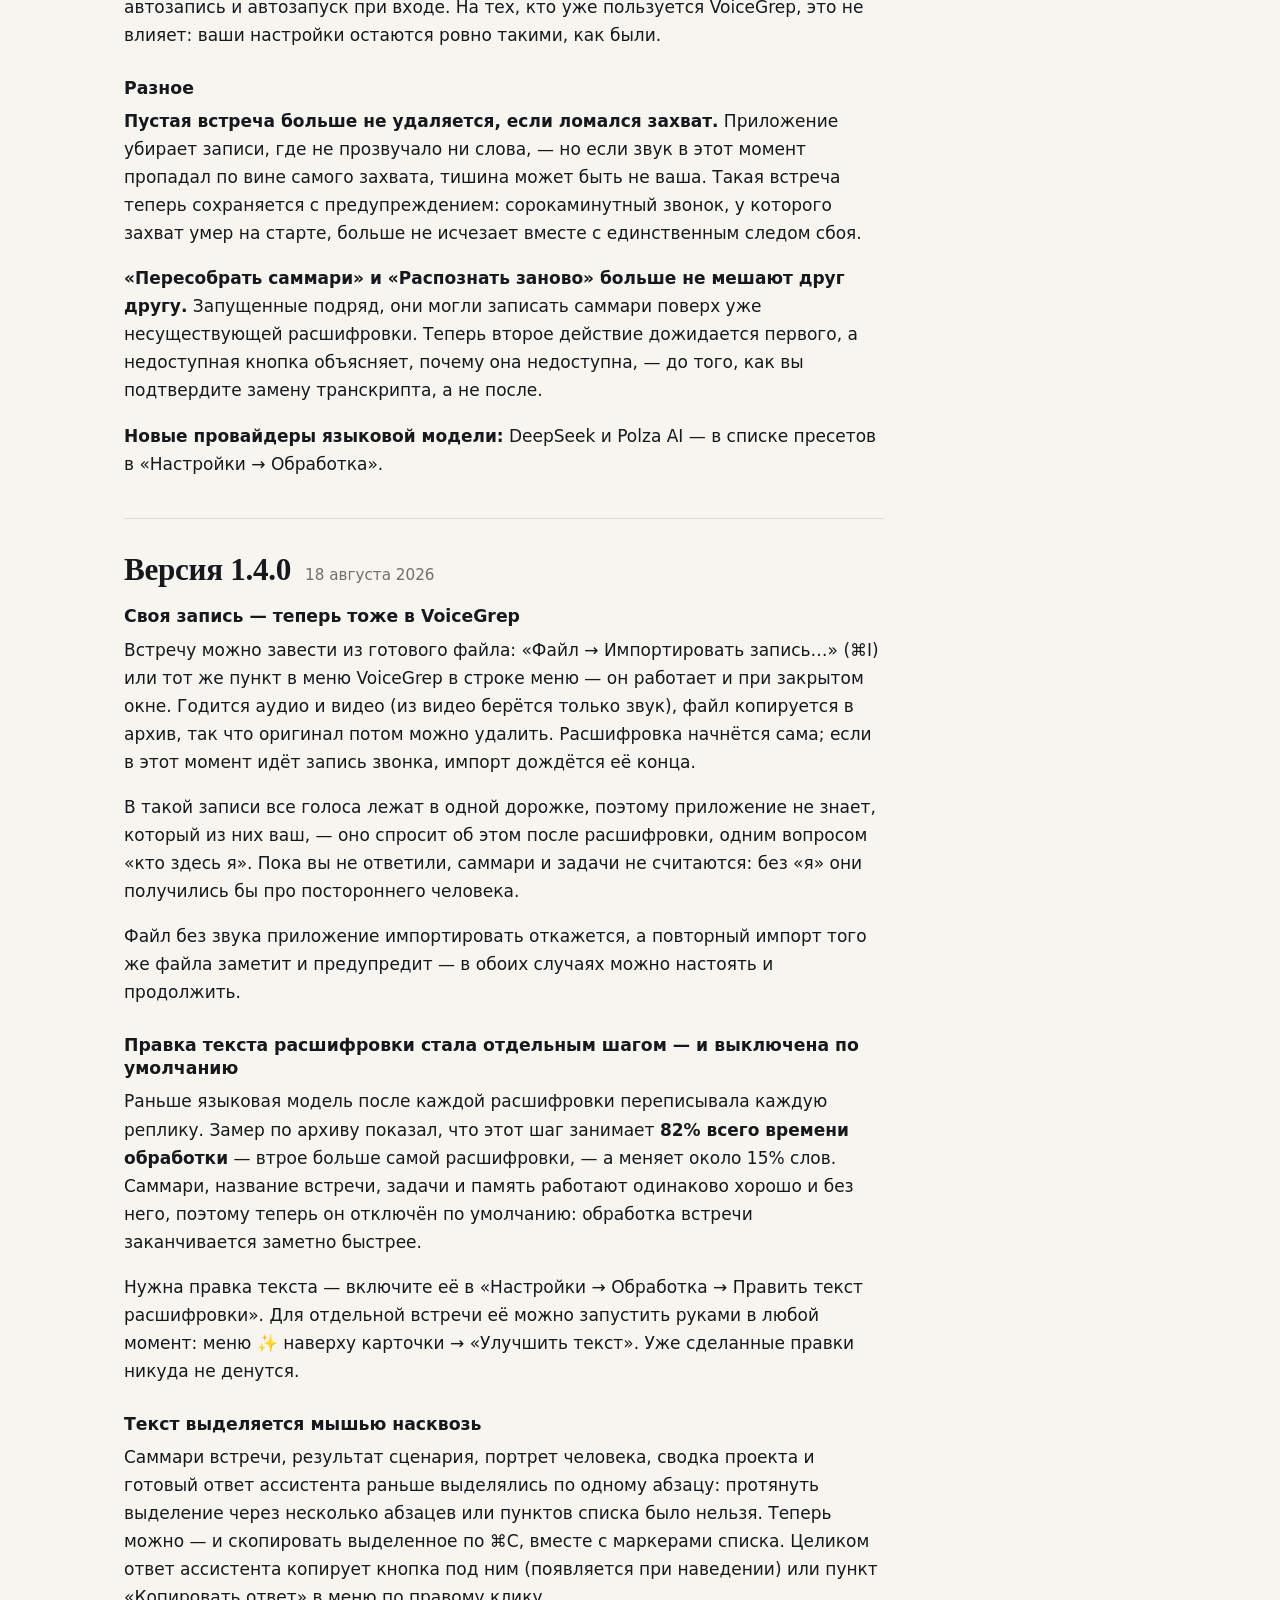
<file: ru/changelog/index.html>
<!DOCTYPE html>
<html lang="ru">
<head>
<meta charset="utf-8">
<meta name="viewport" content="width=device-width, initial-scale=1">
<title>Что нового в VoiceGrep — история версий | VoiceGrep</title>
<meta name="description" content="История версий VoiceGrep: что изменилось в каждом обновлении приложения для расшифровки звонков на Mac — распознавание речи, узнавание собеседников, запись.">
<meta property="og:title" content="Что нового в VoiceGrep">
<meta property="og:description" content="История версий VoiceGrep: что изменилось в каждом обновлении приложения для расшифровки звонков на Mac — распознавание речи, узнавание собеседников, запись.">
<meta property="og:type" content="website">
<meta property="og:url" content="https://voicegrep.com/ru/changelog/">
<meta property="og:locale" content="ru_RU">
<meta property="og:locale:alternate" content="en_US">
<meta property="og:site_name" content="VoiceGrep">
<meta property="og:image" content="https://voicegrep.com/og-image.png">
<meta property="og:image:width" content="1200">
<meta property="og:image:height" content="630">
<meta property="og:image:alt" content="VoiceGrep: «Расшифровка звонков прямо на вашем Mac» и дорожки говорящих">
<meta name="twitter:card" content="summary_large_image">
<meta name="theme-color" content="#f7f5f0" media="(prefers-color-scheme: light)">
<meta name="theme-color" content="#0e0f12" media="(prefers-color-scheme: dark)">
<link rel="icon" href="../../favicon.ico" sizes="32x32">
<link rel="icon" href="../../favicon.svg" type="image/svg+xml">
<link rel="apple-touch-icon" href="../../apple-touch-icon.png">
<link rel="canonical" href="https://voicegrep.com/ru/changelog/">
<link rel="alternate" hreflang="ru" href="https://voicegrep.com/ru/changelog/">
<link rel="alternate" hreflang="en" href="https://voicegrep.com/changelog/">
<link rel="alternate" hreflang="x-default" href="https://voicegrep.com/changelog/">
<link rel="stylesheet" href="../../guide.css">
<script>
  // Before first paint: phones get "send the link to your Mac" instead of the download button,
  // and the theme the visitor picked on the landing (shared key) applies without a flash.
  if (navigator.maxTouchPoints > 0 && window.matchMedia && matchMedia('(pointer: coarse)').matches) document.documentElement.classList.add('touch');
  (function () {
    var t = null; try { t = localStorage.getItem('vg.landing.theme'); } catch (e) {}
    if (t !== 'dark' && t !== 'light') t = window.matchMedia && matchMedia('(prefers-color-scheme: dark)').matches ? 'dark' : 'light';
    document.documentElement.setAttribute('data-theme', t);
  })();
</script>
<script src="../../guide.js" defer></script>
<!-- seo:jsonld:start -->
<script type="application/ld+json">
{
 "@context": "https://schema.org",
 "@graph": [
  {
   "@type": "WebSite",
   "@id": "https://voicegrep.com/#website",
   "url": "https://voicegrep.com/",
   "name": "VoiceGrep",
   "inLanguage": [
    "ru",
    "en"
   ],
   "publisher": {
    "@id": "https://voicegrep.com/#org"
   }
  },
  {
   "@type": "Organization",
   "@id": "https://voicegrep.com/#org",
   "name": "VoiceGrep",
   "url": "https://voicegrep.com/",
   "logo": "https://voicegrep.com/apple-touch-icon.png",
   "sameAs": [
    "https://t.me/ilyabazhenov",
    "https://github.com/ilyabazhenov/voicegrep-releases"
   ]
  },
  {
   "@type": "WebPage",
   "@id": "https://voicegrep.com/ru/changelog/#page",
   "url": "https://voicegrep.com/ru/changelog/",
   "name": "Что нового в VoiceGrep",
   "description": "История версий VoiceGrep: что изменилось в каждом обновлении приложения для расшифровки звонков на Mac — распознавание речи, узнавание собеседников, запись.",
   "inLanguage": "ru",
   "isPartOf": {
    "@id": "https://voicegrep.com/#website"
   },
   "about": {
    "@id": "https://voicegrep.com/ru/#app"
   },
   "publisher": {
    "@id": "https://voicegrep.com/#org"
   },
   "breadcrumb": {
    "@id": "https://voicegrep.com/ru/changelog/#crumbs"
   }
  },
  {
   "@type": "BreadcrumbList",
   "@id": "https://voicegrep.com/ru/changelog/#crumbs",
   "itemListElement": [
    {
     "@type": "ListItem",
     "position": 1,
     "name": "VoiceGrep",
     "item": "https://voicegrep.com/ru/"
    },
    {
     "@type": "ListItem",
     "position": 2,
     "name": "Что нового",
     "item": "https://voicegrep.com/ru/changelog/"
    }
   ]
  }
 ]
}
</script>
<!-- seo:jsonld:end -->
</head>
<body>
  <nav class="top" aria-label="Навигация">
    <div class="wrap nav-in">
      <a class="brand" href="../" aria-label="VoiceGrep — на главную">
        <svg width="30" height="30" viewBox="100 100 824 824" aria-hidden="true"><defs><linearGradient id="lg-m" x1="132" y1="116" x2="892" y2="916" gradientUnits="userSpaceOnUse"><stop offset="0" stop-color="#FCFDFD"/><stop offset=".52" stop-color="#E4E9EA"/><stop offset="1" stop-color="#C4CED1"/></linearGradient><linearGradient id="lg-w" x1="512" y1="236" x2="512" y2="788" gradientUnits="userSpaceOnUse"><stop offset="0" stop-color="#2FB3A2"/><stop offset="1" stop-color="#06706B"/></linearGradient></defs><rect x="100" y="100" width="824" height="824" rx="184" fill="url(#lg-m)"/><rect class="rim" x="101" y="101" width="822" height="822" rx="183" fill="none" stroke="#5E7378" stroke-width="2" opacity=".28"/><g fill="url(#lg-w)"><rect x="246" y="420" width="84" height="184" rx="42"/><rect x="358" y="328" width="84" height="368" rx="42"/><rect x="470" y="236" width="84" height="552" rx="42"/><rect x="582" y="328" width="84" height="368" rx="42"/><rect x="694" y="420" width="84" height="184" rx="42"/></g></svg>
        VoiceGrep
      </a>
      <div class="nav-links">
        <a class="txt" href="../#t-privacy">Приватность</a>
        <a class="txt" href="../#t-names">Узнавание</a>
        <a class="txt" href="../#faq">Вопросы</a>
        <button class="theme js-theme" type="button" aria-pressed="false" aria-label="Тёмная тема" title="Тёмная тема"><svg class="i-moon" width="16" height="16" viewBox="0 0 24 24" fill="none" stroke="currentColor" stroke-width="2" stroke-linecap="round" stroke-linejoin="round" aria-hidden="true"><path d="M20.5 14.1A8.5 8.5 0 1 1 9.9 3.5a6.6 6.6 0 0 0 10.6 10.6z"/></svg><svg class="i-sun" width="16" height="16" viewBox="0 0 24 24" fill="none" stroke="currentColor" stroke-width="2" stroke-linecap="round" stroke-linejoin="round" aria-hidden="true"><circle cx="12" cy="12" r="4"/><path d="M12 2.5v2M12 19.5v2M2.5 12h2M19.5 12h2M5.3 5.3l1.4 1.4M17.3 17.3l1.4 1.4M5.3 18.7l1.4-1.4M17.3 6.7l1.4-1.4"/></svg></button>
        <a class="lang" href="../../changelog/" hreflang="en" lang="en" title="English version">EN</a>
        <a class="btn sm no-touch" href="../../VoiceGrep-1.13.0.dmg">Скачать</a>
        <button class="btn sm only-touch js-share" type="button" data-done="Скопировано" title="Отправить ссылку на Mac"><span class="lbl" aria-live="polite">На Mac</span></button>
      </div>
    </div>
  </nav>

  <div class="wrap">
    <nav aria-label="Вы здесь">
      <ol class="crumbs">
        <li><a href="../">VoiceGrep</a></li>
        <li aria-current="page">Что нового</li>
      </ol>
    </nav>
    <article class="guide changelog">
      <h1>Что нового в&nbsp;VoiceGrep</h1>
      <p class="lead">Что менялось в приложении от версии к версии. Обновления приходят сами: VoiceGrep проверяет их и предлагает установить новую версию в один клик.</p>
<!-- changelog:start -->
      <nav aria-label="Версии">
        <ul class="versions">
          <li><a href="#v1-13-0">1.13.0</a></li>
          <li><a href="#v1-12-0">1.12.0</a></li>
          <li><a href="#v1-11-0">1.11.0</a></li>
          <li><a href="#v1-10-0">1.10.0</a></li>
          <li><a href="#v1-9-0">1.9.0</a></li>
          <li><a href="#v1-8-0">1.8.0</a></li>
          <li><a href="#v1-7-0">1.7.0</a></li>
          <li><a href="#v1-6-0">1.6.0</a></li>
          <li><a href="#v1-5-0">1.5.0</a></li>
          <li><a href="#v1-4-0">1.4.0</a></li>
          <li><a href="#v1-3-0">1.3.0</a></li>
          <li><a href="#v1-2-0">1.2.0</a></li>
        </ul>
      </nav>
      <section class="release" id="v1-13-0" aria-labelledby="v1-13-0-h">
        <h2 id="v1-13-0-h">Версия 1.13.0 <time datetime="2026-11-10">10&nbsp;ноября 2026</time></h2>
        <div class="notes">
<h3>Задачи убраны из приложения</h3>
<p>Раздела «Задачи» больше нет: доски «Мои дела» и «Жду от других», задачи в карточках
встреч, людей и проектов, на дашборде и в экспорте. <b>При первом запуске новой версии
сохранённые задачи удаляются, и вернуть их нельзя.</b> Если они вам нужны — до обновления
перепишите их или выгрузите встречи в Markdown.</p>
<p>Чтобы договорённости не терялись, в новых саммари встреч появился блок «Договорились /
дальше». Если вы меняли текст запроса для саммари, добавьте блок в него сами.</p>

<h3>Говорящие узнаются точнее</h3>
<p>Голоса теперь делит новая модель — «Стандартная (pyannote community-1)»: она слушает всю запись
целиком, реже дробит одного человека на нескольких «Собеседников», и знакомые люди узнаются чаще.
Цена — короткие фразы на 1–3 секунды чаще приклеиваются к соседнему голосу; такую реплику можно
поправить вручную. Модель встроена в приложение, скачивать ничего не нужно, а сохранённые голоса
продолжают работать без пересчёта. Вернуть прежний способ — «Настройки → Транскрипция → Определение
говорящих → Прежняя (pyannote 3.1)». Для этой версии нужна macOS 15 или новее.</p>
<p>Кроме того, длинная реплика, которую приложение по ошибке отдало соседу, теперь
перепроверяется по голосу и переходит к тому участнику встречи, чей это голос. Действует на
новые расшифровки и на «Распознать заново».</p>

<h3>Запись без наушников</h3>
<p>Без наушников микрофон слышит собеседников из динамиков, и их фразы попадали в транскрипт
второй раз — от вашего имени («Я»). Теперь такие повторы убираются при расшифровке — только там,
где по звуку это действительно эхо; ваши слова, сказанные поверх собеседника, остаются. При
прослушивании и выгрузке аудио такой встречи ваш микрофон звучит только на ваших репликах —
голос больше не гулкий. Записи в наушниках не меняются. Тумблер — «Настройки → Транскрипция →
Убирать эхо собеседников из вашей дорожки» (включён). Для старой встречи с повторами нажмите в
карточке «Распознать заново».</p>

<h3>Живая расшифровка — сама, в карточке встречи</h3>
<p>Во время звонка текст разговора теперь идёт прямо в карточке встречи, в блоке «Идёт запись».
<b>Живая расшифровка включена у всех и запускается сама на каждой записи</b>; выключить —
«Настройки → Запись → Живая расшифровка во время звонка». Остановить и продолжить её, не
прерывая запись, можно кнопками в шапке черновика.</p>
<p>Отдельное окно — по желанию: значок окна в шапке черновика или пункт «Живая расшифровка в
окне» в меню VoiceGrep в строке меню. Это обычное окно, его можно двигать и растягивать;
булавкой его можно держать поверх всех окон, а от демонстрации экрана оно по умолчанию скрыто.
Закрытие окна расшифровку не останавливает. Черновик в архив не сохраняется — полный транскрипт,
как и раньше, появится после звонка. Нужна скачанная модель Parakeet; пока расшифровка идёт,
приложение держит в памяти вторую копию модели — если Mac тормозит на видеосвязи, остановите её.</p>

<h3>Выбор нескольких реплик</h3>
<p>В транскрипте встречи появился режим «Выбрать несколько…» (или кнопка «Выбрать» рядом с
поиском): отметьте реплики кружком или щелчком по свободному месту строки, с ⇧ — сразу
диапазон. Панель внизу умеет переназначить выбранные реплики участнику или «Новый
участник…», скопировать и удалить их. Удаление и пакетный перенос не отменяются —
проверьте выбор перед действием.</p>
<p>Длинный транскрипт теперь прокручивается без подтормаживаний, а длинные монологи
делятся на абзацы. Встречи и главное окно открываются быстрее.</p>

<h3>Календарь и обзор дня</h3>
<p>Новый пункт «Календарь» в боковой панели — встречи на сетке недели или месяца, по
щелчку видно время, участников и саммари. Перейти к встрече в календаре — «Показать в календаре» в её меню в списке.</p>
<p>Пока встреча не выбрана, в «Все встречи» показан обзор последнего дня: лента встреч по
часам, люди дня, «Итоги дня», вопрос по всем встречам и календарь «Последние 30 дней» —
щелчок по дню переключает обзор. Для итогов нужна подключённая языковая модель; сами они
собираются только за последний день и только при включённом «Настройки → Обработка →
Запускать автоматически после распознавания», в остальных случаях — по кнопке «Собрать».</p>

<h3>Сценарии по проекту</h3>
<p>Свои промпт-сценарии теперь можно запускать и по проекту: создайте сценарий вида «По
проекту» в «Настройки → Сценарии» и запустите его из меню «Сценарии» наверху карточки проекта.
Он учитывает встречи проекта вместе с подпроектами и описание проекта; результат хранится в
карточке проекта, и его видит ассистент в чате этого проекта.</p>

<h3>Google Meet</h3>
<p>Расширение для браузера, которое подсказывает, кто говорит, теперь поддерживает Google Meet
наравне с Контур.Толком. Кнопка «Установить» в «Настройки → Кто говорит» ведёт в Chrome Web
Store.</p>

<h3>Запись и стабильность</h3>
<p>Исправлена причина, по которой запись звонка иногда оказывалась пустой. А если запись на
диск всё же не удалась, VoiceGrep покажет предупреждение со звуком, и встреча не удалится как
пустая.</p>
<p>Смена микрофона посреди звонка — например, подключили или сняли Bluetooth-гарнитуру — больше
не обрывает вашу дорожку до конца записи и не делит звонок на две встречи, а ваши реплики больше
не сдвинуты по времени относительно собеседников.</p>
<p>При автозаписи звонков в Контур.Толке, других приложениях на Electron и браузерах на
Chromium теперь пишется звук только приложения звонка, а не всего звука системы (если
включено «Писать только звук приложения звонка» — так по умолчанию). Когда записывается весь
звук системы — ручная запись, Safari, — приложения из списка «Приложения, которые слушают
микрофон» в запись больше не попадают: виртуальный микрофон или шумодав не превращают ваш
голос во второго собеседника. Если звонок в таком приложении начался уже после «Начать запись»,
его звук не запишется.</p>
<p>Исправлено падение на macOS 15, когда открытая карточка встречи удалялась автоматически —
например, как пустая запись.</p>

<h3>Внешний вид</h3>
<p>Цвета участников в карточке встречи различимы между собой, заголовки разделов крупнее,
акцент приложения — бирюзовый, у приложения новая иконка. Пустой раздел материалов скрыт: прикрепить файл можно скрепкой
в шапке встречи или перетащив его на карточку. «Граф общения» переехал в боковую панель, в
раздел «Инструменты». Тайм-коды плеера больше не складываются столбиком на встречах с большим
числом участников.</p>
        </div>
      </section>
      <section class="release" id="v1-12-0" aria-labelledby="v1-12-0-h">
        <h2 id="v1-12-0-h">Версия 1.12.0 <time datetime="2026-10-29">29&nbsp;октября 2026</time></h2>
        <div class="notes">
<h3>Новая модель распознавания речи</h3>
<p>Встречи теперь расшифровываются моделью <b>Parakeet Ultra</b>. Она заметно точнее прежней:
реже теряет и путает слова, а скорость и нагрузка на компьютер остались прежними.</p>
<p>После обновления новая модель <b>один раз скачается сама</b> — около 550 МБ. Пока загрузка
идёт, встречи расшифровываются прежней моделью, так что ждать ничего не нужно. Во время
звонка загрузка не начинается. На какой модели идёт расшифровка сейчас, видно в «Настройки →
Транскрипция → Модель Parakeet». На лимитном интернете автоматическую загрузку можно выключить
там же — тогда модель скачается при первой расшифровке или по кнопке.</p>
<p>Заодно из расшифровки пропали служебные метки вроде «&lt;unk&gt;» и английские «mm-hmm» на паузах.</p>

<h3>Новый блок «Участники»</h3>
<p>Вместо нескольких карточек над транскриптом теперь один блок. Названные люди показаны
плашками, а голоса, которые ждут ответа, — короткими вопросами: безымянный «Собеседник»,
голос, который календарь или Толк называют иначе, человек, созданный по данным Толка. У
каждого вопроса — подсказка, кнопка «послушать», ответ в один клик и «Отменить» на несколько
секунд после ответа.</p>
<p>Прежний вид участников открывается ссылкой «Все участники» в шапке блока, а вернуть его
целиком можно в «Настройки → Транскрипция → Отображение встречи».</p>

<h3>Узнавание собеседников</h3>
<p><b>Можно подписать человека сразу в нескольких встречах.</b> Если включить «Настройки →
Транскрипция → Правка участников → Предлагать подписать человека в других встречах», то,
когда вы называете «Собеседника», VoiceGrep поищет этот же голос в уже расшифрованных
встречах за две недели до и после и предложит подписать и их. Без вашего «Подписать» ничего
не меняется, подпись можно отменить. Функция новая и по умолчанию <b>выключена</b>: перед
подписью стоит открыть список («Показать») и снять отметки с лишних.</p>
<p>Узнавание стало осторожнее: знакомых людей оно узнаёт чаще, а реже подписывает голос чужим
именем. Голос запоминается, только когда человек сказал хотя бы 20 секунд. Это значит, что
<b>после обновления подписи на новых встречах могут немного отличаться от привычных</b> —
в спорных случаях VoiceGrep теперь чаще оставляет «Собеседника», чем угадывает.</p>
<p>Если вы говорите без наушников и ваш голос возвращается из динамиков собеседника, это эхо
теперь вырезается и не превращается в реплики собеседника. А фраза, которую раньше
расшифровывало дважды — у двух разных людей, — теперь остаётся у одного.</p>

<h3>Подписи по Контур.Толку</h3>
<p>Если вы звоните в приложении Контур.Толк, VoiceGrep может брать из него, кто сейчас говорит,
и подписывать собеседников точнее: подсказывать имена безымянных голосов, разбирать реплики,
когда в одном голосе слились несколько человек, и создавать новых людей по ФИО из Толка (такие
люди помечены, их имя вы подтверждаете).</p>
<p>По умолчанию функция <b>выключена</b>. Чтобы включить: «Настройки → Кто говорит → Читать,
кто говорит, из приложения Толк», затем «Разрешить…» — macOS попросит дать VoiceGrep
«Универсальный доступ». Данные из Толка не покидают Mac.</p>

<h3>Люди и карточка встречи</h3>
<p>«Граф общения» открывается в отдельном окне: группы людей, куда уходит время, кто
связывает разные команды и с кем встречи стали реже.</p>
<p>Новый проигрыватель: дорожка говорящих прямо под бегунком — видно, кто и когда говорил.
У аватаров появился тонкий ободок цвета человека.</p>
<p>«Открепить» и «Удалить из встречи» больше не удаляют человека, у которого есть отпечатки
голоса или задачи. Перед слиянием людей и удалением участника VoiceGrep делает снимок базы.</p>

<h3>Запись и стабильность</h3>
<p>Микрофон больше не теряется молча на стереовходе, гарнитуре 8 кГц, аудиоинтерфейсе 96 кГц и
входах на три канала и больше. Перекодирование таких записей больше не роняет приложение.</p>
<p>Окно больше не подвисает после разреза и слияния встреч, при проверке узнавания и при
перетаскивании разделителя колонок. Исправлено редкое падение приложения, которое могло
случиться и в простое — например, ночью.</p>
<p>Живая расшифровка во время звонка — черновик текста прямо в карточке встречи. Пока
экспериментальная и <b>выключена</b>; включается в «Настройки → Запись → Живая
расшифровка во время звонка».</p>

<h3>Прочее</h3>
<p>Доступ извне (MCP): если к архиву подключено много программ одновременно, новые больше не
получают отказ — простаивающие подключения освобождают место и восстанавливаются сами при
следующем запросе.</p>
        </div>
      </section>
      <section class="release" id="v1-11-0" aria-labelledby="v1-11-0-h">
        <h2 id="v1-11-0-h">Версия 1.11.0 <time datetime="2026-10-19">19&nbsp;октября 2026</time></h2>
        <div class="notes">
<h3>Связь с календарём через OWA Widget</h3>
<p>Если у вас установлен OWA Widget (версия 1.0.55 или новее), VoiceGrep может сам узнавать,
какая встреча из календаря была записана, и брать оттуда название, список приглашённых и
повестку. Встреча связывается сама, только когда ответ однозначный. Если в это время шло
несколько встреч, карточка спросит «Какая это была встреча?».</p>
<p>Тема встречи из календаря видна в шапке карточки. Приглашённые и повестка помогают
саммари, задачам и ассистенту. Если в записи есть безымянные голоса, а в приглашении есть
люди, которых ещё нет среди участников, карточка предложит их имена.</p>
<p>По умолчанию функция <b>выключена</b>. Включается в «Настройки → Данные → Календарь»; в
самом OWA Widget должен быть включён доступ для AI («Настройки → AI (MCP)»). При первом
подключении OWA Widget спросит, пустить ли VoiceGrep, — нажмите «Разрешить».</p>

<h3>Доступ извне (MCP): разрешение для каждой программы</h3>
<p>Если у вас включён «Доступ извне (MCP)», VoiceGrep теперь спрашивает разрешение у каждой
программы, которая подключается к архиву. <b>После обновления вопрос «Разрешить / Отклонить»
появится один раз и для программ, которые уже были подключены</b>: окно возникнет вверху по
центру экрана при первом их обращении. Список программ и кнопка «Отозвать» — в «Настройки →
Данные → Доступ извне (MCP) → Клиенты»; там же проверку можно выключить.</p>
<p>Ещё подключённые программы теперь видят идущую запись (когда начата и в каком приложении,
без текста) и место встречи в очереди на расшифровку, а людей находят по имени в любом
порядке слов: «Влад Каретко» найдёт «Каретко Влад».</p>

<h3>Прочее</h3>
<p>Лицензия теперь проверяется надёжнее. Если в «Настройки → Лицензия» написано, что копия
приложения изменена, скачайте VoiceGrep заново с сайта и установите поверх: архив встреч не
пострадает.</p>
<p>Строки в списке встреч стали однострочными: так список стабильнее.</p>
        </div>
      </section>
      <section class="release" id="v1-10-0" aria-labelledby="v1-10-0-h">
        <h2 id="v1-10-0-h">Версия 1.10.0 <time datetime="2026-10-05">5&nbsp;октября 2026</time></h2>
        <div class="notes">
<h3>VoiceGrep теперь заверен Apple</h3>
<p>Приложение подписано сертификатом разработчика Apple и прошло проверку Apple
(нотаризацию). Новым пользователям больше не нужно снимать блокировку через «Терминал»:
VoiceGrep открывается как обычное приложение.</p>

<h3>Один раз после этого обновления</h3>
<p>Из-за новой подписи macOS считает VoiceGrep новым приложением, поэтому после обновления
нужно один раз заново выдать доступы. Записи, расшифровки и настройки на месте.</p>
<p><b>Связка ключей.</b> При первом запуске macOS может спросить, можно ли VoiceGrep
пользоваться данными из связки ключей. Введите пароль от Mac и нажмите <b>«Всегда
разрешать»</b>. Там хранятся лицензия и ключ языковой модели: если отказать, VoiceGrep не
увидит лицензию и не начнёт запись. Если всё же отказали — перезапустите VoiceGrep, и запрос
появится снова.</p>
<p><b>Запись экрана и Микрофон.</b> Откройте «Настройки VoiceGrep → Разрешения» и выдайте
оба доступа заново. Если в «Системных настройках → Конфиденциальность и безопасность →
Запись экрана» VoiceGrep уже отмечен, а приложение просит доступ, — удалите старую строку
кнопкой «−» и добавьте заново. После выдачи доступа к записи экрана перезапустите
VoiceGrep.</p>
<p><b>Автозапуск.</b> Если VoiceGrep запускался при входе в систему, проверьте переключатель
«Настройки → Запись → Автостарт → Запускать при входе в систему».</p>

<h3>Прочее</h3>
<p>Ссылка в «Настройки → О приложении» ведёт на новый сайт
<a href="https://voicegrep.com">voicegrep.com</a>.</p>
        </div>
      </section>
      <section class="release" id="v1-9-0" aria-labelledby="v1-9-0-h">
        <h2 id="v1-9-0-h">Версия 1.9.0 <time datetime="2026-09-30">30&nbsp;сентября 2026</time></h2>
        <div class="notes">
<h3>Ссылка на встречу</h3>
<p>У каждой встречи теперь есть ссылка, которая открывает её прямо в VoiceGrep. Возьмите её
правым кликом по встрече в списке → «Скопировать ссылку на встречу» и вставьте в заметку,
задачу или письмо: клик по ссылке откроет карточку встречи.</p>
<p>Если архив подключён к Claude Desktop, Claude Code и другим MCP-клиентам, клиент сам даёт
ссылки на встречи, о которых рассказывает. По клику в чате открывается короткая страница в
браузере, и она открывает встречу в VoiceGrep. Браузер может один раз спросить разрешение
открыть VoiceGrep — разрешите.</p>

<h3>Внешние ИИ-клиенты (MCP): названия встреч и проекты</h3>
<p>Клиент теперь умеет переименовывать встречи, создавать проекты (в том числе вложенные),
переименовывать и удалять их. Например: «назови встречи за неделю по темам» или «заведи
проект Q4 и разложи туда встречи». При удалении проекта встречи остаются, пропадает только
их связь с проектом. Проект с вашей заметкой, материалами или чатом с ассистентом клиент
удалить не может — это делается в приложении.</p>
<p>Возможность выключена по умолчанию и включается отдельным переключателем «Разрешить
переименовывать встречи и управлять проектами» в «Настройки → Данные → Доступ извне (MCP)».
Уже подключённый клиент увидит её после переподключения. Каждое изменение записывается в
файл mcp.log рядом с базой.</p>

<h3>Исправления</h3>
<p>Карточка проекта больше не возвращает старое название, если проект переименовали, пока
карточка была открыта.</p>
        </div>
      </section>
      <section class="release" id="v1-8-0" aria-labelledby="v1-8-0-h">
        <h2 id="v1-8-0-h">Версия 1.8.0 <time datetime="2026-09-29">29&nbsp;сентября 2026</time></h2>
        <div class="notes">
<h3>Поиск находит слова по звучанию</h3>
<p>Ассистент и поиск по архиву теперь сравнивают не только написание, но и звучание слов.
Если расшифровка записала термин на слух по-своему, его всё равно можно найти: запрос «QMS»
найдёт «кумыс». Точные совпадения по-прежнему идут первыми, а ассистент отличает дословные
упоминания от похожих по звучанию. Искать можно и по названиям встреч, и по их саммари.</p>
<p>Поиск на большом архиве больше не подвешивает окно: индекс строится в фоне.</p>

<h3>Внешние ИИ-клиенты (MCP): раскладка по проектам и стабильные подключения</h3>
<p>Если архив подключён к Claude Desktop, Claude Code, Cursor и другим клиентам, их можно
попросить разложить встречи по проектам: например, «разложи встречи за неделю по проектам».
Клиент кладёт встречи в уже существующие проекты и убирает их оттуда. Создавать,
переименовывать и удалять проекты, а также менять сами встречи он не может. Возможность
выключена по умолчанию и включается отдельным переключателем в «Настройки → Данные →
Доступ извне (MCP)». Уже подключённый клиент увидит её после переподключения.</p>
<p>Клиенты больше не просят подтверждения на каждый запрос к архиву: чтение теперь честно
помечено как чтение. Подключаться могут до 64 клиентов одновременно: раньше несколько
открытых, но молчащих сеансов занимали все места, и новый клиент получал отказ. В тех же
настройках видно, сколько клиентов подключено сейчас.</p>

<h3>Резервные копии базы больше не занимают весь диск</h3>
<p>Приложение делало копию базы на каждом запуске, и папка резервных копий со временем
занимала всё больше места на диске. Теперь копия делается не чаще раза в шесть часов, а
хранятся три последние, по одной на каждый из последних семи дней и не больше 3 ГБ в сумме.
При первом запуске новой версии лишние старые копии будут удалены. Сами встречи, записи и
настройки это не затрагивает.</p>
        </div>
      </section>
      <section class="release" id="v1-7-0" aria-labelledby="v1-7-0-h">
        <h2 id="v1-7-0-h">Версия 1.7.0 <time datetime="2026-09-08">8&nbsp;сентября 2026</time></h2>
        <div class="notes">
<h3>Обработать сразу несколько встреч</h3>

<p>Выделите в списке любое число встреч — правым кликом теперь доступно то, за чем раньше
надо было заходить в каждую карточку по отдельности: «В избранное», «Добавить в проект» и
«Обработать через LLM». Последнее — способ догнать старый архив: один проход по всем
выбранным встречам подряд, «Улучшить текст», «Собрать саммари», «Извлечь задачи» или
«Придумать название».</p>

<p>Проход выбираете вы — тумблеры в настройках обработки на пакет не влияют. Перед запуском
приложение назовёт объём и спросит подтверждение: каждая встреча тратит запросы к вашей
модели. Дальше встречи идут по очереди, в списке видно «Обработка через LLM» и «В очереди»,
а номер по счёту («3 из 12») показывает полоска в карточке текущей встречи. Остановить можно
в любой момент — правым кликом по выделению или в карточке через меню ✨; уже сделанное
сохранится.</p>

<p>Встречи без готовой расшифровки пропускаются, и если обработалась не вся выборка,
приложение скажет об этом в конце. «Придумать название» в пакете не трогает встречи, которым
вы дали своё имя. Пункт появляется, когда языковая модель включена в настройках.</p>

<h3>Отметки: полный текст, правка и переход к моменту</h3>

<p>Отметки, которые вы ставите во время звонка, собраны в карточке встречи одной лентой по
времени: значок типа, таймкод и текст вашей заметки целиком — он больше не обрезается. По
правому клику: скопировать заметку, изменить её или дописать к отметке, поставленной из
строки меню без комментария, и удалить отметку. Кнопка в заголовке раздела копирует сразу все
отметки встречи списком с таймкодами.</p>

<p>Когда встреча обработана, клик по отметке включает воспроизведение за десять секунд до
отмеченного момента и прокручивает транскрипт туда же.</p>

<p>Пока идёт запись, тот же блок доступен прямо в карточке встречи — с таймером, четырьмя
кнопками отметок и полем «заметка к моменту…». Это на случай, когда плавающая панель
выключена или мешает. Ассистент в карточке встречи тоже видит ваши отметки с таймкодами:
можно спросить «что я отмечал на этой встрече».</p>
        </div>
      </section>
      <section class="release" id="v1-6-0" aria-labelledby="v1-6-0-h">
        <h2 id="v1-6-0-h">Версия 1.6.0 <time datetime="2026-08-28">28&nbsp;августа 2026</time></h2>
        <div class="notes">
<h3>Материалы: документы и заметки рядом с расшифровкой</h3>

<p>К встрече и к проекту теперь можно приложить файлы — повестку, презентацию с созвона,
договор, скриншот. Приложение делает свою копию, так что переименование или удаление
оригинала на диске ничего не сломает. PDF, Word, презентации и таблицы разбираются в текст,
и ассистент отвечает уже с оглядкой на них: «что в присланном договоре про сроки?» — это
вопрос к встрече, а не к отдельно открытому файлу.</p>

<p>Заметку можно написать прямо в приложении — она такой же материал, только набранный
вами, и, в отличие от приложенного документа, второго экземпляра у неё нигде нет, поэтому
заметки едут в регулярный снимок базы. При объединении встреч материалы переезжают в общую,
при разделении остаются у первой.</p>

<p>Если приложение падает при открытии встречи с приложенным документом, разбор можно
выключить: «Настройки → Данные → Материалы → Извлекать текст из документов». Уже извлечённый
текст при этом сохранится, а обратное включение вернёт разбор.</p>

<h3>Архив можно открыть внешнему ассистенту</h3>

<p>VoiceGrep умеет отдавать свой архив наружу — в Claude Desktop, Claude Code, Codex или
Cursor: тот же поиск по расшифровкам, чтение встреч, участники, задачи и материалы, но из
вашего привычного рабочего инструмента. Всё остаётся на машине, наружу в интернет ничего не
уходит, и доступ только на чтение — снаружи ничего изменить нельзя.</p>

<p>По умолчанию выключено. Включается в «Настройки → Доступ извне (MCP)», там же лежат
готовые куски конфигурации под каждый клиент — скопировать и вставить.</p>

<h3>Каталог отпечатков для команды</h3>

<p>Если один и тот же круг людей созванивается с несколькими коллегами, узнавание перестаёт
начинаться с нуля у каждого: общий каталог позволяет узнавать голоса, которые уже назвал
кто-то другой. Каталог только <b>подсказывает</b> — сам он никого не переименовывает и в
узнавание не вмешивается, решение всегда за вами.</p>

<p>По умолчанию выключено; включается в «Настройки → Каталог команды». Учтите, что голосовые
отпечатки — биометрия: делитесь ими только внутри своей команды.</p>

<h3>Раздел «Знания» удалён</h3>

<p>Эксперимент с базой фактов, которую ассистент вёл сам, не оправдал себя, и раздел убран
целиком — вместе с двумя тумблерами автозахвата фактов в настройках обработки. <b>Накопленные
факты будут удалены при первом запуске этой версии, и восстановить их нельзя.</b> Встречи,
расшифровки, люди, задачи, проекты и голосовые отпечатки не затронуты — уходит только
содержимое самого раздела «Знания».</p>

<h3>Быстрее и надёжнее</h3>

<p><b>Карточка встречи больше не вешает приложение.</b> На длинных расшифровках приложение
могло уйти в бесконечную перерисовку: окно замирало, вентиляторы выли, звук при этом
продолжал играть. Текст реплик переведён на собственную отрисовку — выделение и копирование
работают как раньше.</p>

<p><b>Окно открывается сразу.</b> Клик по иконке в доке после долгого простоя (а во время
звонка активно чужое приложение) поднимал окно с заметной задержкой — приложение в этот
момент перечитывало весь архив. Теперь оно сначала показывает окно.</p>

<p><b>«Проверка узнавания» перестала считать одно и то же дважды</b> — значок в карточке и
сам список теперь делят один результат, и правки внутри списка применяются заметно быстрее.</p>

<p><b>Две копии приложения больше не мешают друг другу.</b> Если вторая копия оказывалась
запущена, она могла принять чужую живую запись за брошенную и начать расшифровывать её на
ходу — в архиве оставалась расшифровка без единой вашей реплики. Теперь живую запись видно, и
чужую работу вторая копия не трогает.</p>
        </div>
      </section>
      <section class="release" id="v1-5-0" aria-labelledby="v1-5-0-h">
        <h2 id="v1-5-0-h">Версия 1.5.0 <time datetime="2026-08-21">21&nbsp;августа 2026</time></h2>
        <div class="notes">
<h3>Модель распознавания приезжает сама — и больше не зависит от VPN</h3>

<p>Раньше модель качалась с HuggingFace, а у части пользователей он попросту недоступен: без
VPN приложение оставалось бесполезным. Теперь модель едет с нашего сервера, а если он почему-то
не отвечает — приложение молча пробует прежний путь, так что хуже, чем было, не станет.</p>

<p>Скачивание начинается <b>при запуске</b>, а не в конце первого звонка: к моменту, когда
появится первая расшифровка, модель обычно уже на месте. Прогресс видно строкой в меню
VoiceGrep в строке меню. Обрыв связи больше не отправляет всё на второй круг — загрузка
продолжается с того места, где остановилась. Отключить авто-скачивание можно в
«Настройки → Распознавание».</p>

<p>Модели для разделения голосов теперь просто лежат внутри приложения — эта загрузка исчезла
совсем, и первая встреча больше не упирается в сеть. А если сети нет вовсе, модель
распознавания можно поставить из заранее скачанного файла: «Настройки → Распознавание →
Установить из файла…». Там же появилась «Удалить модель» — освободить место или переустановить
повреждённую копию.</p>

<h3>Запись собеседников больше не обрывается, когда гаснет экран</h3>

<p>Неприятная особенность macOS: вместе с экраном система выключает и захват системного звука.
На восемнадцатиминутном звонке экран погас по бездействию на восьмой минуте — дальше писался
только ваш микрофон, а десять минут разговора собеседников пропали. Внешне запись выглядела
нормальной.</p>

<p>Теперь защит две. Пока идёт запись, экран не уходит в сон по бездействию — тумблер «Не давать
экрану гаснуть во время записи» в «Настройки → Запись». Закрытая крышка и ручное усыпление
работают как обычно. И если запись собеседников всё-таки прервётся, VoiceGrep поднимет её сам и
продолжит писать в тот же файл, а пропуск заполнит тишиной, чтобы дорожки не разъехались.</p>

<p>Если пауза всё же случилась, встреча получит предупреждение «Дорожка собеседников записалась
не полностью» с указанием, сколько времени потеряно, — поломка теперь видна, а не выясняется по
странному транскрипту. Обратная сторона первой защиты: запись, про которую забыли, раньше
заканчивалась вместе со сном компьютера, а теперь её остановят только автостопы по времени
(там же, в настройках записи) — до этого экран будет гореть.</p>

<h3>Свежая установка готова к работе без похода по настройкам</h3>

<p>У новых установок автозапись звонков, саммари и задачи включены сразу. Мастер первого запуска
теперь открывается сам (раньше приложение молча жило одной иконкой в строке меню, и разрешения
никто не выдавал) и получил шаг про автозапись и автозапуск при входе. На тех, кто уже пользуется
VoiceGrep, это не влияет: ваши настройки остаются ровно такими, как были.</p>

<h3>Разное</h3>

<p><b>Пустая встреча больше не удаляется, если ломался захват.</b> Приложение убирает записи, где
не прозвучало ни слова, — но если звук в этот момент пропадал по вине самого захвата, тишина может
быть не ваша. Такая встреча теперь сохраняется с предупреждением: сорокаминутный звонок, у которого
захват умер на старте, больше не исчезает вместе с единственным следом сбоя.</p>

<p><b>«Пересобрать саммари» и «Распознать заново» больше не мешают друг другу.</b> Запущенные
подряд, они могли записать саммари поверх уже несуществующей расшифровки. Теперь второе действие
дожидается первого, а недоступная кнопка объясняет, почему она недоступна, — до того, как вы
подтвердите замену транскрипта, а не после.</p>

<p><b>Новые провайдеры языковой модели:</b> DeepSeek и Polza AI — в списке пресетов в
«Настройки → Обработка».</p>
        </div>
      </section>
      <section class="release" id="v1-4-0" aria-labelledby="v1-4-0-h">
        <h2 id="v1-4-0-h">Версия 1.4.0 <time datetime="2026-08-18">18&nbsp;августа 2026</time></h2>
        <div class="notes">
<h3>Своя запись — теперь тоже в VoiceGrep</h3>

<p>Встречу можно завести из готового файла: «Файл → Импортировать запись…» (⌘I) или тот же
пункт в меню VoiceGrep в строке меню — он работает и при закрытом окне. Годится аудио и видео
(из видео берётся только звук), файл копируется в архив, так что оригинал потом можно удалить.
Расшифровка начнётся сама; если в этот момент идёт запись звонка, импорт дождётся её конца.</p>

<p>В такой записи все голоса лежат в одной дорожке, поэтому приложение не знает, который из них
ваш, — оно спросит об этом после расшифровки, одним вопросом «кто здесь я». Пока вы не ответили,
саммари и задачи не считаются: без «я» они получились бы про постороннего человека.</p>

<p>Файл без звука приложение импортировать откажется, а повторный импорт того же файла заметит
и предупредит — в обоих случаях можно настоять и продолжить.</p>

<h3>Правка текста расшифровки стала отдельным шагом — и выключена по умолчанию</h3>

<p>Раньше языковая модель после каждой расшифровки переписывала каждую реплику. Замер по архиву
показал, что этот шаг занимает <b>82% всего времени обработки</b> — втрое больше самой
расшифровки, — а меняет около 15% слов. Саммари, название встречи, задачи и память работают
одинаково хорошо и без него, поэтому теперь он отключён по умолчанию: обработка встречи
заканчивается заметно быстрее.</p>

<p>Нужна правка текста — включите её в «Настройки → Обработка → Править текст расшифровки».
Для отдельной встречи её можно запустить руками в любой момент: меню ✨ наверху карточки →
«Улучшить текст». Уже сделанные правки никуда не денутся.</p>

<h3>Текст выделяется мышью насквозь</h3>

<p>Саммари встречи, результат сценария, портрет человека, сводка проекта и готовый ответ
ассистента раньше выделялись по одному абзацу: протянуть выделение через несколько абзацев или
пунктов списка было нельзя. Теперь можно — и скопировать выделенное по ⌘C, вместе с маркерами
списка. Целиком ответ ассистента копирует кнопка под ним (появляется при наведении) или пункт
«Копировать ответ» в меню по правому клику.</p>

<p>Две мелочи, о которых стоит знать. Если текст длинный и подрезан по высоте, выделение,
протянутое ниже видимого края, захватит и скрытую часть — хотите видеть, что копируете, сначала
нажмите «Показать полностью». А клик по тексту ответа в чате переводит курсор ввода из поля
вопроса в сам ответ: чтобы писать дальше, щёлкните по полю.</p>

<h3>Защита данных</h3>

<p><b>Две копии приложения на одном хранилище больше не молчат.</b> Если VoiceGrep уже запущен,
вторая копия спросит об этом при старте, а не начнёт тихо работать рядом. И если приложению не
удаётся сохранить данные, оно скажет об этом сразу, а не постфактум. Запись при этом не
останавливается — звук пишется на диск в любом случае.</p>

<p><b>Объединение и разделение встреч больше не раздувает аудио.</b> При этих операциях дорожки
перекодируются, и получались они вчетверо тяжелее исходных (53 МБ вместо 13 на получасовом
разговоре). Теперь размер сохраняется. Ещё: если во время выгрузки аудио заканчивается место на
диске, приложение сообщит об ошибке, а не завершится молча.</p>
        </div>
      </section>
      <section class="release" id="v1-3-0" aria-labelledby="v1-3-0-h">
        <h2 id="v1-3-0-h">Версия 1.3.0 <time datetime="2026-07-31">31&nbsp;июля 2026</time></h2>
        <div class="notes">
<h3>Задачи: статусы, сроки, важность и доска</h3>

<p>Раздел «Задачи» стал полноценным: «Мои дела», «Жду от других», «Все задачи»,
«Доска» и «На разбор». У задачи теперь четыре состояния — «Ожидает», «В работе»,
«Выполнена» и «Неактуальна» (способ закрыть договорённость, не удаляя её). Статус
меняется свайпом строки вправо, правым кликом или в карточке задачи.</p>

<p><b>Доска</b> — три колонки, карточка переносится мышью. Сверху переключатель
«Мои / Жду / Все», поиск и фильтр по проектам (можно отметить сразу несколько,
а «Без проекта» покажет задачи вне проектов). В «Выполнено» остаются закрытия за
последние две недели, чтобы колонка не разрасталась.</p>

<p>Появились сроки (если срок прозвучал в разговоре, он хранится и словами, и датой —
видно, откуда взялось; просроченные подсвечиваются), флажок «Важная», выбор проекта
отдельно от встречи и массовые действия по нескольким выделенным задачам. Задачу
можно завести и без встречи — ⌘N в разделе «Задачи».</p>

<h3>Вложенные проекты</h3>

<p>Проект можно положить внутрь другого — дерево до трёх уровней («Клиенты» → «Acme» →
«Внедрение»). Перетаскиваете строку <b>на середину</b> другого проекта — вложить,
<b>на край</b> — переставить в списке; пока тащите, видно, что произойдёт. Порядок
проектов теперь тоже ваш, а не алфавитный.</p>

<p>Родительский проект по умолчанию показывает и свои встречи, и встречи подпроектов —
поэтому число рядом с папкой больше, чем встреч в ней самой. Переключатель «Все / Свои»
в шапке списка оставляет только собственные. Встреча при этом лежит ровно в том проекте,
куда вы её положили. Удаление проекта с подпроектами спросит, поднимать их наверх или
удалять вместе; встречи не удаляются никогда.</p>

<h3>Запись</h3>

<p><b>Лишние записи от приложений, которые слушают микрофон.</b> Диктовка,
шумоподавление, голосовой ассистент — для VoiceGrep всё это выглядело как начало звонка,
и автозапись включалась снова и снова. В «Настройки → Запись → Приложения, которые
слушают микрофон» теперь есть список всех таких приложений (пополняется сам). Отметьте
галочкой те, что не считать звонком, — запись не начнётся, а уже идущая остановится.
Если рядом с отмеченным приложением микрофон займёт любое другое, это снова считается
звонком: настоящий разговор не потеряется.</p>

<p><b>Отметки и снимки экрана — теперь и из строки меню.</b> Пока идёт запись, в меню
VoiceGrep появляется раздел «Во время записи»: те же четыре отметки («Важно», «Вопрос»,
«Задача», «Решение») и снимок экрана (если экранов несколько — пункт на каждый). Запасной
путь, если плавающая панель выключена или мешает.</p>

<p><b>Видно, откуда записан звонок.</b> В шапке карточки встречи рядом с датой и
длительностью стоит приложение, в котором шёл разговор («Толк», «Zoom», «Telegram»).
Определяется в момент старта записи; если определить не удалось — пометки просто нет,
приложение не угадывает (так бывает у звонков в браузере).</p>

<h3>Встречи</h3>

<p><b>Разделить одну встречу на две.</b> Если запись захватила два звонка подряд,
её можно разрезать вручную: «···» над транскриптом → «Разделить встречу…». Границы
показаны по времени с длиной паузы, самая вероятная предложена сразу; у выбранной видно
стык — последнюю реплику первой встречи и первую реплику второй, с прослушиванием.
Реплики при разрезе не рвутся. Разрезали не там — просто объедините обратно.</p>

<p><b>Выгрузка аудиозаписи одним файлом.</b> «···» → «Выгрузить аудиозапись…» (или
контекстное меню строки в списке). Микрофон и звук собеседников сводятся в один .m4a,
где всё звучит так, как шёл разговор. Показывается прогресс, сведение можно прервать.</p>

<p><b>Степень участия.</b> Над карточкой «Участники» — компактная полоса: какую долю
слов произнёс каждый. Считается по словам, а не по времени (длительности отдельных
реплик ненадёжны). Выключается в «Настройки → Транскрипция → Отображение встречи».</p>

<p><b>Кнопки наверху карточки разобраны.</b> Действия языковой модели собраны в одно
меню ✨ («Улучшить текст», «Извлечь задачи», «Придумать название», ваши сценарии) — раньше
они были отдельными кнопками. «Распознать заново» теперь спрашивает подтверждение: этот
прогон заменяет транскрипт, и правки спикеров, разделения реплик и улучшения через модель
пропадут. А если новый прогон не распознал ни одной реплики (например, не загрузилась
модель), прежний транскрипт остаётся на месте.</p>

<h3>Узнавание участников</h3>

<p><b>Меньше лишних «Собеседников».</b> Если на звонке звучит один собеседник, короткие
обрывки его речи — перебивки, «ага», «то есть» — приписываются ему, а не заводят
отдельного безымянного участника. Когда голосов несколько, приложение так не делает.</p>

<p><b>Двух знакомых людей перестало склеивать в один голос.</b> Если разметка слила
две речи в один кластер, приложение теперь чаще разносит их обратно — в том числе когда
узнан только один из двоих.</p>

<p><b>Показ и запоминание разведены.</b> Имя подставляется по-прежнему, а вот пополнять
голосовой отпечаток приложение стало осторожнее — только когда совпадение уверенное.
Это лечит медленное «загрязнение» отпечатков, из-за которого узнавание со временем
портилось. Изменения касаются только новых расшифровок; уже готовые встречи не
пересчитываются.</p>

<p><b>Пустые участники убираются сами.</b> Если после вашей правки у безымянного
«Собеседника» не осталось собственных реплик — только короткие вставки в чужих блоках, —
он убирается из встречи сам, с уведомлением сверху. Именованных людей и вас самих это не
касается никогда. Отключается в «Настройки → Транскрипция → Правка участников»; там же
кнопка «Убрать пустых (N)» над списком участников.</p>

<p>При переназначении реплики, если участников много, сверху в меню появилась короткая
секция «Похоже на голос» — два-три человека, чей голос на этой встрече ближе всего.
Это подсказка, а не решение: полный список по алфавиту остаётся ниже.</p>

<h3>Исправления</h3>

<p>Приложение падало, когда фоновая проверка узнавания шла по архиву, а вы в этот момент
удаляли реплику. Совпади это с живым звонком — запись обрывалась. Теперь фоновая проверка
прерывается и стартует заново, а не роняет приложение.</p>
        </div>
      </section>
      <section class="release" id="v1-2-0" aria-labelledby="v1-2-0-h">
        <h2 id="v1-2-0-h">Версия 1.2.0 <time datetime="2026-07-16">16&nbsp;июля 2026</time></h2>
        <div class="notes">
<h3>Названия встреч вместо «Встреча 14 июля»</h3>

<p>Назвать звонок можно прямо во время записи: в плавающей панели появилось поле для
имени. Работает всегда и ничего не требует.</p>

<p>Остальное — для тех, у кого подключена языковая модель (Настройки → «Языковая
модель» → «Улучшать транскрипт через LLM»). В карточке встречи появилось действие
<b>«Придумать название»</b>: один клик, модель читает расшифровку и предлагает
название. Если модель не подключена, приложение об этом скажет.</p>

<p>То же самое может происходить само — если в Настройках → «Обработка» включены
«Запускать автоматически после распознавания» и «Предлагать название встречи»
(второе включено по умолчанию). Тогда свежая встреча получает название сразу после
расшифровки. Переименованные вручную встречи автоматика не трогает — ваше название
всегда в приоритете. Формулировку запроса к модели можно поправить там же.</p>

<h3>Узнавание участников</h3>

<p><b>«Запомнить голос».</b> Раньше приложение обещало, что запомнит голос само — но
первый отпечаток не появлялся никогда: чтобы его снять, человека нужно было сперва
узнать, а узнать его без отпечатка невозможно. Круг замыкался, и один и тот же голос
бесконечно плодил новых безымянных «Собеседников» — даже у людей с сотнями реплик в
архиве. Теперь первый отпечаток снимается кнопкой: в панели проверки узнавания и в
карточке человека. Снимок собирается из речи в уже расшифрованных встречах — нужно,
чтобы человек наговорил хотя бы полминуты в одной из них, иначе отпечаток вышел бы
шумным и притягивал чужие голоса; кнопка в таком случае объяснит, чего не хватает.</p>

<p><b>«Этого участника не было — раскидать по голосу».</b> Если приложение приписало
встрече человека, которого там не было, его реплики можно раздать реальным
участникам — каждой подбирается ближайший по голосу. Перед применением показывается
список, где любую строку можно поправить вручную. Если после этого безымянный
«Собеседник» остался без единой своей реплики, приложение предложит его убрать.</p>

<p><b>Проверка узнавания перестала выдумывать проблемы.</b> Она сообщала о «битой
разметке» там, где её не было: вывод строился на паре секунд междометий. Теперь
выводы делаются только там, где речи достаточно, а «мы этого не проверяли» больше не
выдаётся за «модель не различает голоса».</p>

<h3>Запись</h3>

<p>Появился тумблер <b>«Спрашивать подтверждение перед началом записи»</b> —
Настройки → Запись → «Параметры автозапуска» (раздел активен, только если включён
сам автостарт). По умолчанию выключен: как и раньше, запись стартует молча.</p>

<p>Если включить, VoiceGrep сперва спросит: пока идёт звонок, поверх окон висит
панель с выбором «Записывать» / «Не записывать». Без ответа запись не ведётся и на
диск ничего не пишется. Панель остаётся на экране весь звонок — согласиться можно и
в середине разговора, тогда запись пойдёт с этого момента. Плата — теряется начало
звонка, секунды три-шесть.</p>

<h3>Исправления</h3>

<p>Удаление встречи теперь останавливает её фоновую обработку. Раньше расшифровка
продолжала работать на удалённой встрече: висел спиннер, приложение не давало выйти
по ⌘Q, а иногда падало.</p>
        </div>
      </section>
      <!-- changelog:end -->
      <p class="muted">Заметки к версиям до&nbsp;1.2.0 не публиковались.</p>
      <div class="cta">
        <div class="cta-row">
          <a class="btn no-touch" href="../../VoiceGrep-1.13.0.dmg">Скачать VoiceGrep для macOS</a>
          <button class="btn only-touch js-share" type="button" data-done="Ссылка скопирована"><span class="lbl" aria-live="polite">Отправить ссылку на Mac</span></button>
          <a class="btn ghost" href="../">Как это выглядит</a>
        </div>
        <p class="meta"><span>Бесплатно</span><span>Apple Silicon (M1 и новее)</span><span>macOS 14.4+</span><span>~23&nbsp;МБ</span></p>
        <p class="note">Для записи нужен ключ активации: пришлите «ID машины» из настроек <a href="https://t.me/ilyabazhenov">в&nbsp;Telegram</a> — выдадим. <a href="../#faq-key">Подробнее о ключе</a></p>
      </div>
    </article>
  </div>

  <footer>
    <div class="wrap foot-in">
      <span>VoiceGrep — локальная транскрибация звонков на Mac. Аудио и отпечатки голосов остаются на вашем Mac.</span>
      <nav aria-label="Разделы">
        <a href="../">Главная</a>
        <a href="../transkribaciya-zoom/">Транскрибация Zoom</a>
        <a href="../transkribaciya-teams/">Расшифровка Teams</a>
        <a href="../transkribaciya-telemost/">Транскрибация Телемоста</a>
        <a href="../rasshifrovka-audio/">Расшифровка аудио в текст</a>
        <a href="../alternativy/">Аналоги Otter и Fireflies</a>
        <a href="./" aria-current="page">Что нового</a>
        <a href="../privacy/">Конфиденциальность</a>
      </nav>
    </div>
  </footer>
  <!-- Cloudflare Web Analytics: cookieless page-view counter (no personal data, no consent banner). The token is a public site id. -->
  <script type='module' src='https://static.cloudflareinsights.com/beacon.min.js' data-cf-beacon='{"token": "cc5905c787cb42c3b4dce62a4beda4ab"}'></script>
</body>
</html>
</file>
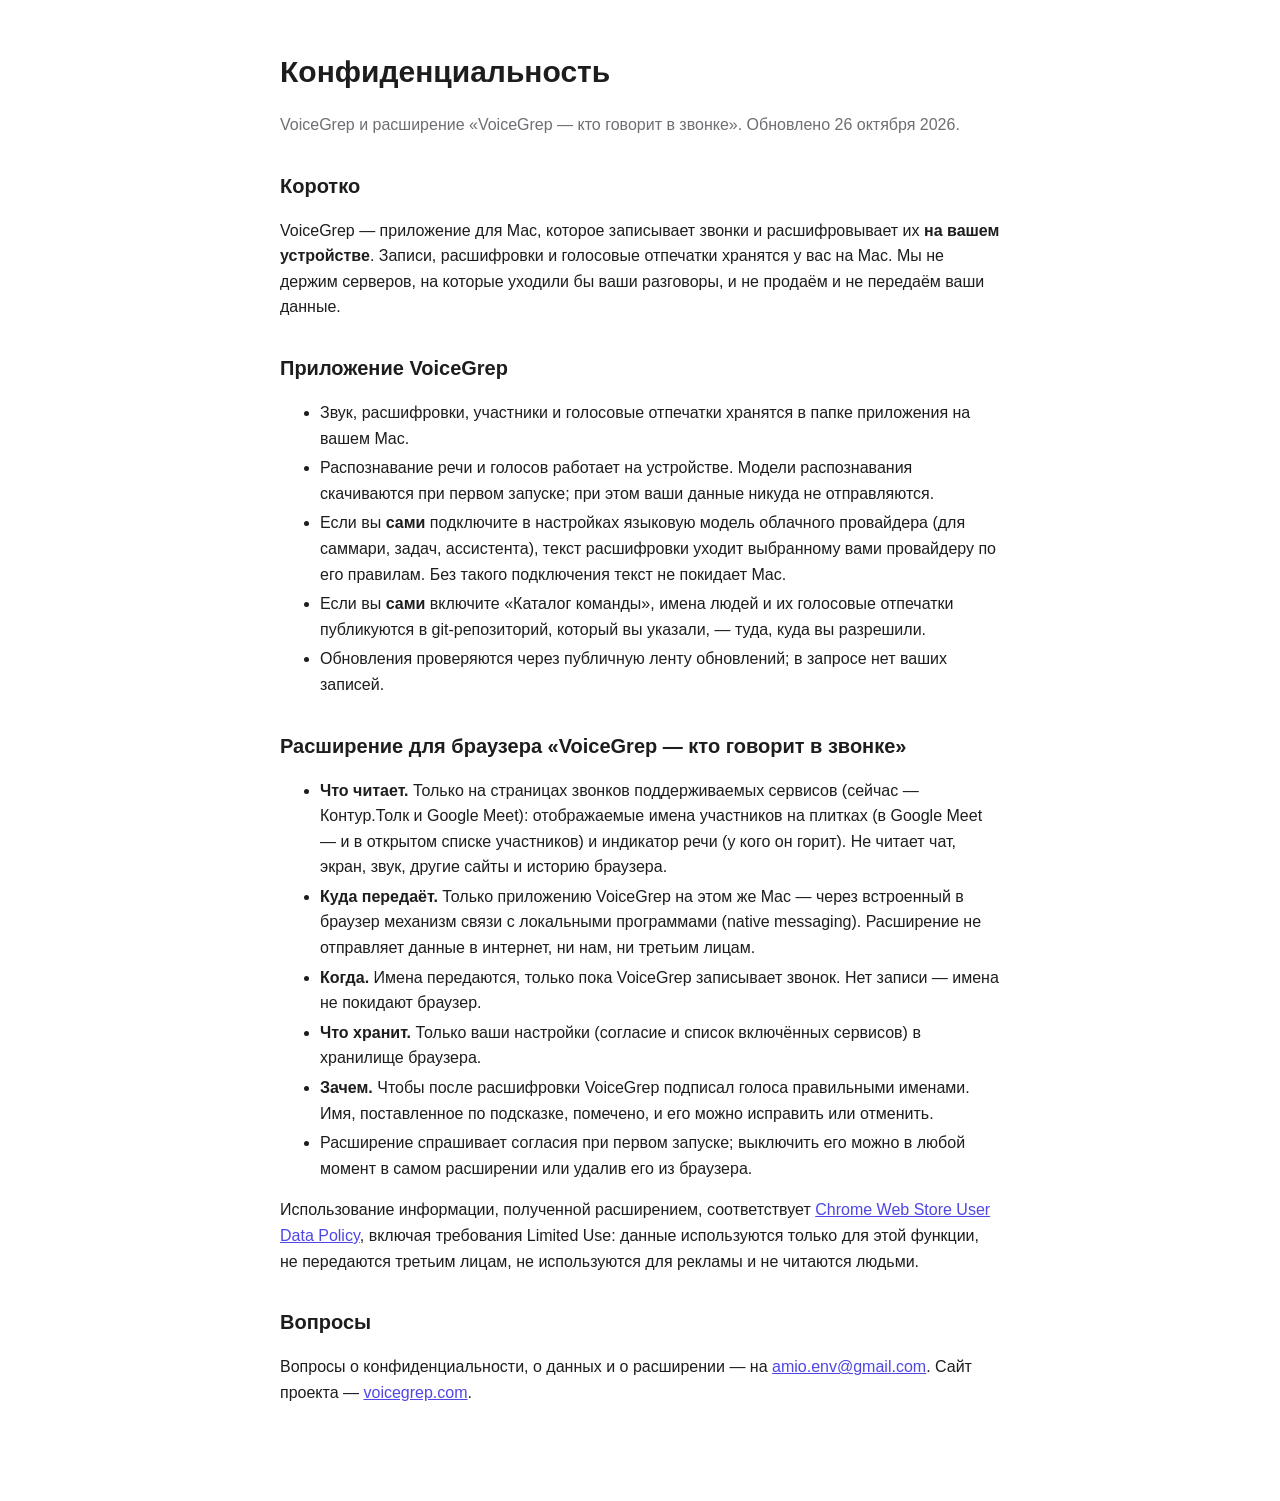
<file: ru/privacy/index.html>
<!doctype html>
<html lang="ru">
<head>
<meta charset="utf-8">
<meta name="viewport" content="width=device-width, initial-scale=1">
<title>Конфиденциальность — VoiceGrep</title>
<link rel="alternate" hreflang="en" href="https://voicegrep.com/privacy/">
<style>
  :root { --bg:#fff; --fg:#1d1d1f; --muted:#6e6e73; --accent:#4f46e5; color-scheme: light dark; }
  @media (prefers-color-scheme: dark) { :root { --bg:#111113; --fg:#f5f5f7; --muted:#a1a1a6; --accent:#818cf8; } }
  body { margin:0; background:var(--bg); color:var(--fg); font:16px/1.6 -apple-system,BlinkMacSystemFont,"Segoe UI",sans-serif; }
  main { max-width:720px; margin:0 auto; padding:48px 16px 80px; }
  h1 { font-size:30px; margin:0 0 4px; } h2 { font-size:20px; margin:32px 0 8px; }
  .muted { color:var(--muted); } a { color:var(--accent); } li { margin:4px 0; }
</style>
</head>
<body>
<main>
  <!-- Source of truth: web/ru/privacy/index.html in the VoiceGrep repo; copied by scripts/stage-web.sh (make publish / make publish-web). -->
  <h1>Конфиденциальность</h1>
  <p class="muted">VoiceGrep и расширение «VoiceGrep — кто говорит в звонке». Обновлено 26 октября 2026.</p>

  <h2>Коротко</h2>
  <p>VoiceGrep — приложение для Mac, которое записывает звонки и расшифровывает их <b>на вашем устройстве</b>.
    Записи, расшифровки и голосовые отпечатки хранятся у вас на Mac. Мы не держим серверов, на которые
    уходили бы ваши разговоры, и не продаём и не передаём ваши данные.</p>

  <h2>Приложение VoiceGrep</h2>
  <ul>
    <li>Звук, расшифровки, участники и голосовые отпечатки хранятся в папке приложения на вашем Mac.</li>
    <li>Распознавание речи и голосов работает на устройстве. Модели распознавания скачиваются при первом
      запуске; при этом ваши данные никуда не отправляются.</li>
    <li>Если вы <b>сами</b> подключите в настройках языковую модель облачного провайдера (для саммари,
      задач, ассистента), текст расшифровки уходит выбранному вами провайдеру по его правилам. Без
      такого подключения текст не покидает Mac.</li>
    <li>Если вы <b>сами</b> включите «Каталог команды», имена людей и их голосовые отпечатки публикуются в
      git-репозиторий, который вы указали, — туда, куда вы разрешили.</li>
    <li>Обновления проверяются через публичную ленту обновлений; в запросе нет ваших записей.</li>
  </ul>

  <h2>Расширение для браузера «VoiceGrep — кто говорит в звонке»</h2>
  <ul>
    <li><b>Что читает.</b> Только на страницах звонков поддерживаемых сервисов (сейчас —
      Контур.Толк и Google Meet): отображаемые имена участников на плитках (в Google Meet — и в открытом списке участников) и индикатор речи (у кого он горит).
      Не читает чат, экран, звук, другие сайты и историю браузера.</li>
    <li><b>Куда передаёт.</b> Только приложению VoiceGrep на этом же Mac — через встроенный в браузер
      механизм связи с локальными программами (native messaging). Расширение не отправляет данные в
      интернет, ни нам, ни третьим лицам.</li>
    <li><b>Когда.</b> Имена передаются, только пока VoiceGrep записывает звонок. Нет записи — имена
      не покидают браузер.</li>
    <li><b>Что хранит.</b> Только ваши настройки (согласие и список включённых сервисов) в хранилище
      браузера.</li>
    <li><b>Зачем.</b> Чтобы после расшифровки VoiceGrep подписал голоса правильными именами. Имя,
      поставленное по подсказке, помечено, и его можно исправить или отменить.</li>
    <li>Расширение спрашивает согласия при первом запуске; выключить его можно в любой момент в самом
      расширении или удалив его из браузера.</li>
  </ul>
  <p>Использование информации, полученной расширением, соответствует
    <a href="https://developer.chrome.com/docs/webstore/program-policies/limited-use">Chrome Web Store User
    Data Policy</a>, включая требования Limited Use: данные используются только для этой функции, не
    передаются третьим лицам, не используются для рекламы и не читаются людьми.</p>

  <h2>Вопросы</h2>
  <p>Вопросы о конфиденциальности, о данных и о расширении — на <a href="mailto:amio.env@gmail.com">amio.env@gmail.com</a>.
    Сайт проекта — <a href="https://voicegrep.com/ru/">voicegrep.com</a>.</p>
</main>
</body>
</html>
</file>
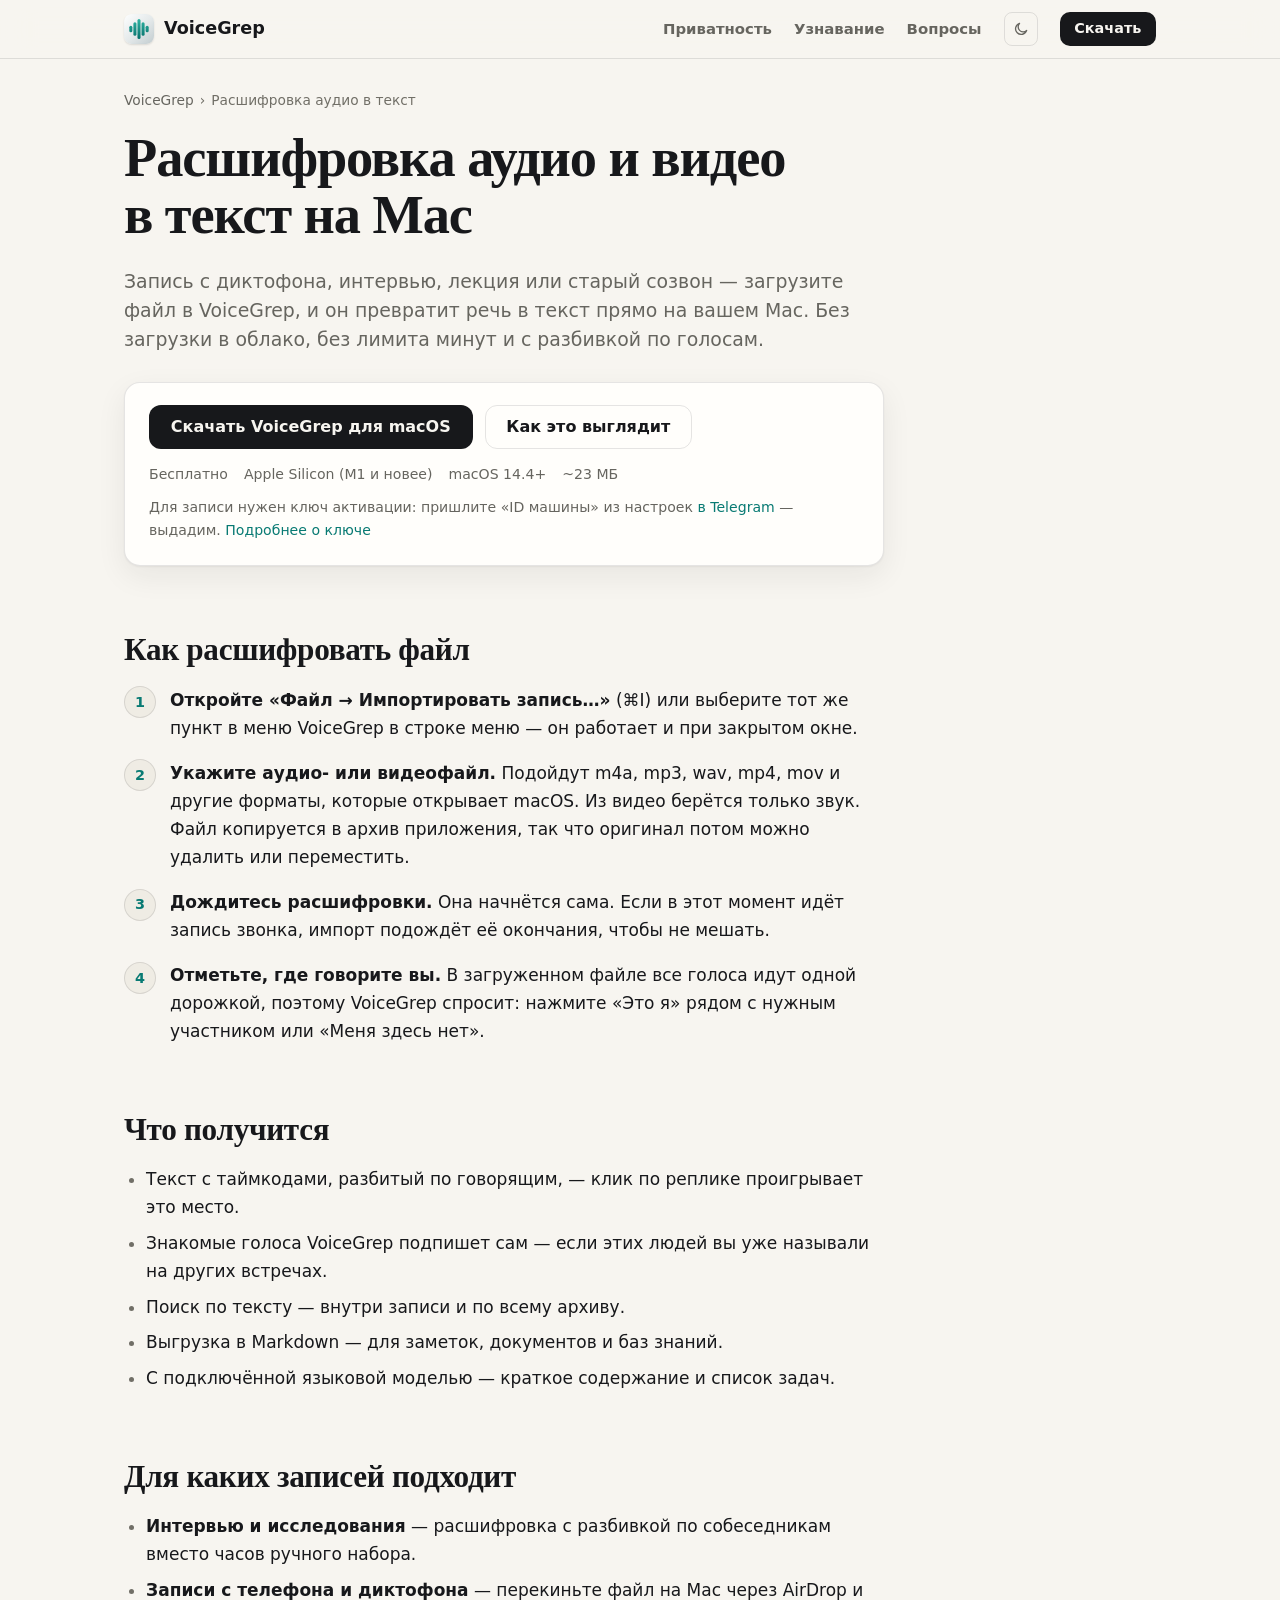
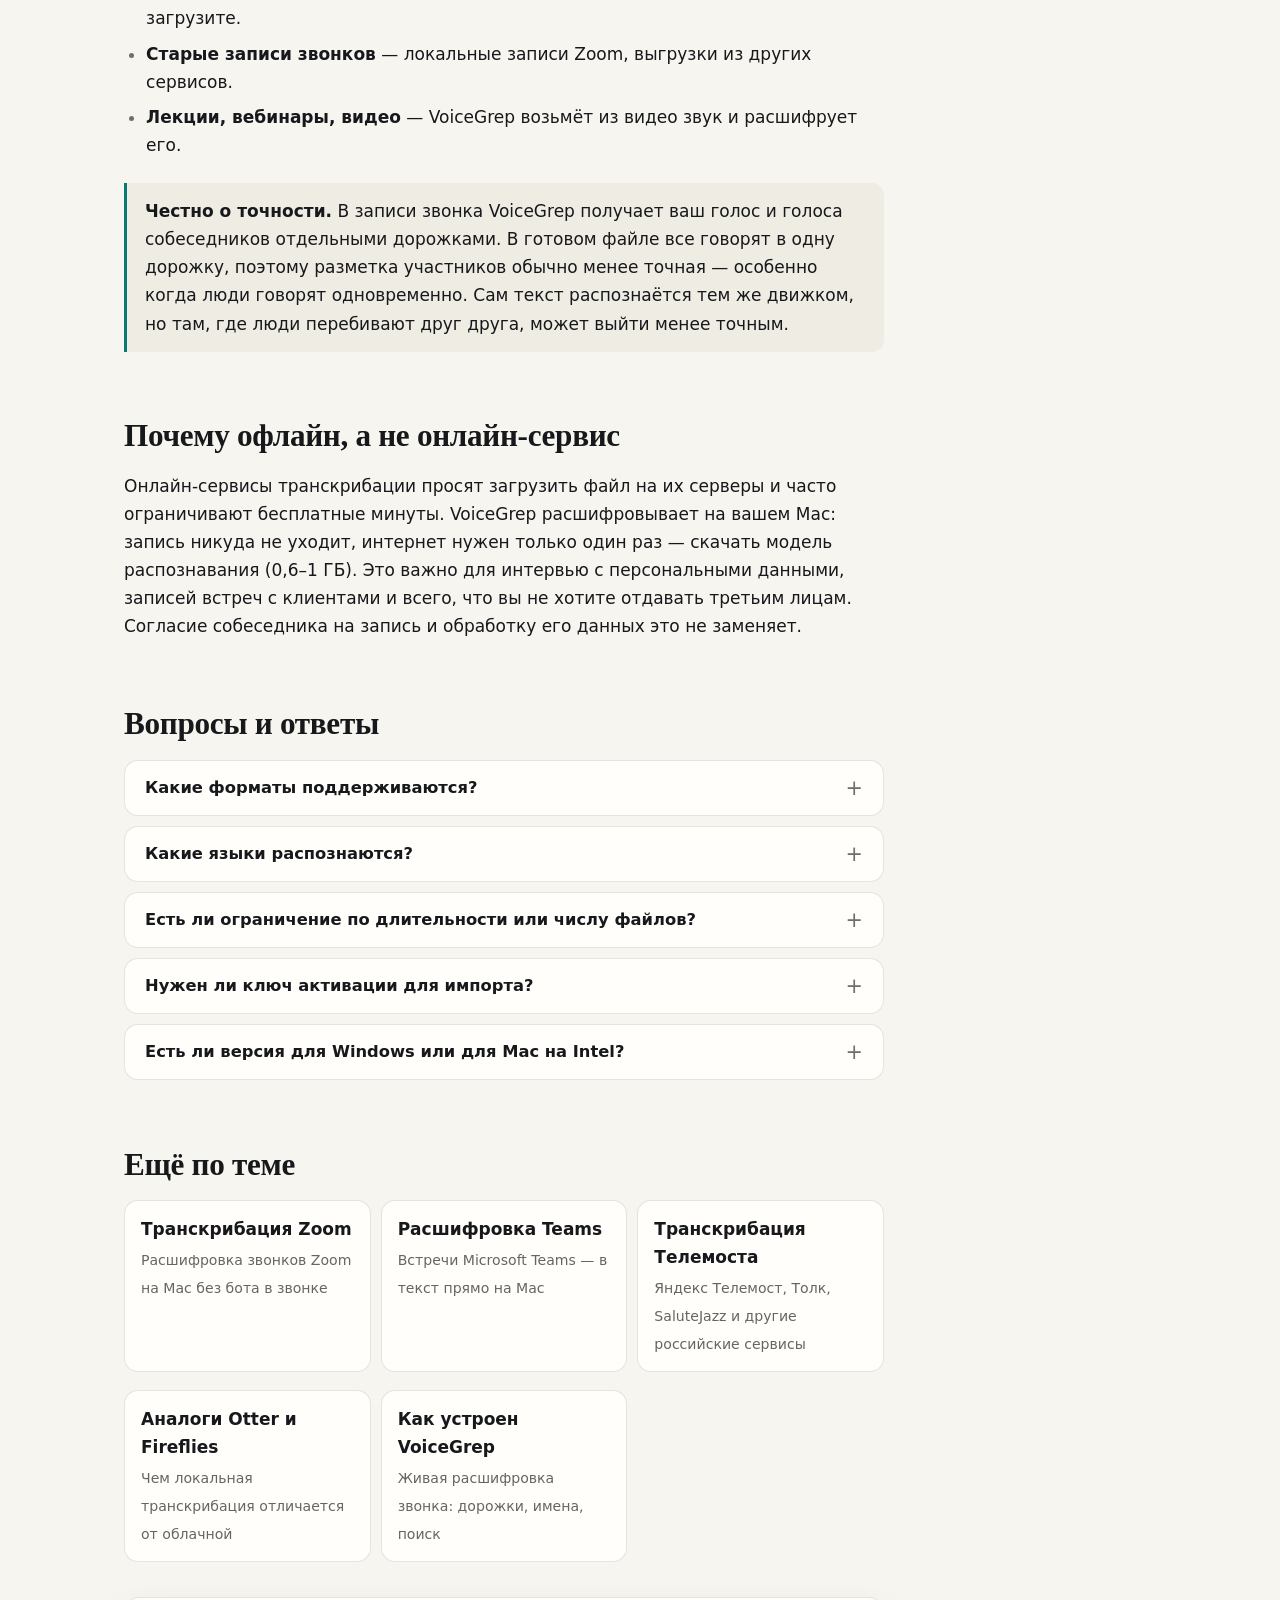
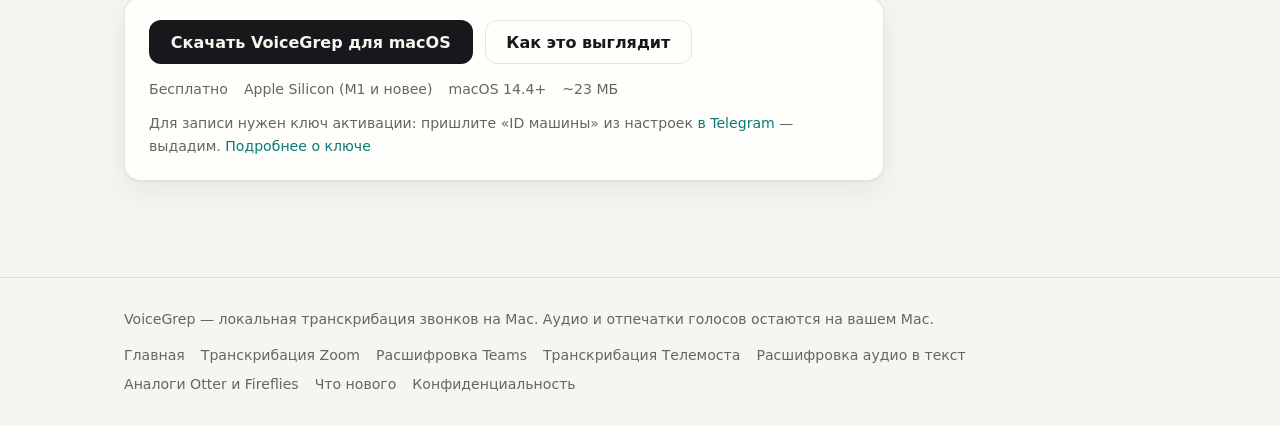
<file: ru/rasshifrovka-audio/index.html>
<!DOCTYPE html>
<html lang="ru">
<head>
<meta charset="utf-8">
<meta name="viewport" content="width=device-width, initial-scale=1">
<title>Расшифровка аудио и видео в текст на Mac — офлайн | VoiceGrep</title>
<meta name="description" content="Как перевести аудио или видео в текст на Mac без загрузки в облако: VoiceGrep расшифровывает m4a, mp3, wav, mp4, mov на устройстве и разбивает текст по голосам.">
<meta property="og:title" content="Расшифровка аудио и видео в текст прямо на Mac">
<meta property="og:description" content="Как перевести аудио или видео в текст на Mac без загрузки в облако: VoiceGrep расшифровывает m4a, mp3, wav, mp4, mov на устройстве и разбивает текст по голосам.">
<meta property="og:type" content="article">
<meta property="og:url" content="https://voicegrep.com/ru/rasshifrovka-audio/">
<meta property="og:locale" content="ru_RU">
<meta property="og:site_name" content="VoiceGrep">
<meta property="og:image" content="https://voicegrep.com/og-image.png">
<meta property="og:image:width" content="1200">
<meta property="og:image:height" content="630">
<meta property="og:image:alt" content="VoiceGrep: «Расшифровка звонков прямо на вашем Mac» и дорожки говорящих">
<meta name="twitter:card" content="summary_large_image">
<meta name="theme-color" content="#f7f5f0" media="(prefers-color-scheme: light)">
<meta name="theme-color" content="#0e0f12" media="(prefers-color-scheme: dark)">
<link rel="icon" href="../../favicon.ico" sizes="32x32">
<link rel="icon" href="../../favicon.svg" type="image/svg+xml">
<link rel="apple-touch-icon" href="../../apple-touch-icon.png">
<link rel="canonical" href="https://voicegrep.com/ru/rasshifrovka-audio/">
<link rel="stylesheet" href="../../guide.css">
<script>
  // Before first paint: phones get "send the link to your Mac" instead of the download button,
  // and the theme the visitor picked on the landing (shared key) applies without a flash.
  if (navigator.maxTouchPoints > 0 && window.matchMedia && matchMedia('(pointer: coarse)').matches) document.documentElement.classList.add('touch');
  (function () {
    var t = null; try { t = localStorage.getItem('vg.landing.theme'); } catch (e) {}
    if (t !== 'dark' && t !== 'light') t = window.matchMedia && matchMedia('(prefers-color-scheme: dark)').matches ? 'dark' : 'light';
    document.documentElement.setAttribute('data-theme', t);
  })();
</script>
<script src="../../guide.js" defer></script>
<!-- seo:jsonld:start -->
<script type="application/ld+json">
{
 "@context": "https://schema.org",
 "@graph": [
  {
   "@type": "WebSite",
   "@id": "https://voicegrep.com/#website",
   "url": "https://voicegrep.com/",
   "name": "VoiceGrep",
   "inLanguage": [
    "ru",
    "en"
   ],
   "publisher": {
    "@id": "https://voicegrep.com/#org"
   }
  },
  {
   "@type": "Organization",
   "@id": "https://voicegrep.com/#org",
   "name": "VoiceGrep",
   "url": "https://voicegrep.com/",
   "logo": "https://voicegrep.com/apple-touch-icon.png",
   "sameAs": [
    "https://t.me/ilyabazhenov",
    "https://github.com/ilyabazhenov/voicegrep-releases"
   ]
  },
  {
   "@type": "WebPage",
   "@id": "https://voicegrep.com/ru/rasshifrovka-audio/#page",
   "url": "https://voicegrep.com/ru/rasshifrovka-audio/",
   "name": "Расшифровка аудио и видео в текст прямо на Mac",
   "description": "Как перевести аудио или видео в текст на Mac без загрузки в облако: VoiceGrep расшифровывает m4a, mp3, wav, mp4, mov на устройстве и разбивает текст по голосам.",
   "inLanguage": "ru",
   "isPartOf": {
    "@id": "https://voicegrep.com/#website"
   },
   "about": {
    "@id": "https://voicegrep.com/ru/#app"
   },
   "publisher": {
    "@id": "https://voicegrep.com/#org"
   },
   "breadcrumb": {
    "@id": "https://voicegrep.com/ru/rasshifrovka-audio/#crumbs"
   }
  },
  {
   "@type": "BreadcrumbList",
   "@id": "https://voicegrep.com/ru/rasshifrovka-audio/#crumbs",
   "itemListElement": [
    {
     "@type": "ListItem",
     "position": 1,
     "name": "VoiceGrep",
     "item": "https://voicegrep.com/ru/"
    },
    {
     "@type": "ListItem",
     "position": 2,
     "name": "Расшифровка аудио в текст",
     "item": "https://voicegrep.com/ru/rasshifrovka-audio/"
    }
   ]
  },
  {
   "@type": "FAQPage",
   "@id": "https://voicegrep.com/ru/rasshifrovka-audio/#faq",
   "url": "https://voicegrep.com/ru/rasshifrovka-audio/",
   "inLanguage": "ru",
   "mainEntity": [
    {
     "@type": "Question",
     "name": "Какие форматы поддерживаются?",
     "acceptedAnswer": {
      "@type": "Answer",
      "text": "\u003cp>Аудио и видео, которые открывает macOS: m4a, mp3, wav, aac, mp4, mov и другие. Из видео берётся только звук — видеоряд не сохраняется. Если в файле нет звука или он уже был загружен, VoiceGrep предупредит — и при желании можно импортировать всё равно.\u003c/p>"
     }
    },
    {
     "@type": "Question",
     "name": "Какие языки распознаются?",
     "acceptedAnswer": {
      "@type": "Answer",
      "text": "\u003cp>Русский и английский. По умолчанию — русский; для английских записей переключите язык в настройках или включите автоопределение.\u003c/p>"
     }
    },
    {
     "@type": "Question",
     "name": "Есть ли ограничение по длительности или числу файлов?",
     "acceptedAnswer": {
      "@type": "Answer",
      "text": "\u003cp>Поминутных лимитов нет: расшифровка идёт на вашем компьютере. Подготовка длинной видеозаписи может занять минуту-другую — её видно в окне приложения и в меню строки состояния, где есть пункт «Остановить импорт».\u003c/p>"
     }
    },
    {
     "@type": "Question",
     "name": "Нужен ли ключ активации для импорта?",
     "acceptedAnswer": {
      "@type": "Answer",
      "text": "\u003cp>Да: чтобы записывать и импортировать новые встречи, нужен ключ активации. Он бесплатный — откройте «Настройки → Лицензия», скопируйте «ID машины» и \u003ca href=\"https://t.me/ilyabazhenov\">напишите в Telegram\u003c/a>. Без ключа всё уже расшифрованное остаётся доступным.\u003c/p>"
     }
    },
    {
     "@type": "Question",
     "name": "Есть ли версия для Windows или для Mac на Intel?",
     "acceptedAnswer": {
      "@type": "Answer",
      "text": "\u003cp>Нет. VoiceGrep работает на Mac с Apple Silicon (M1 и новее) и macOS 14.4 или новее: распознавание речи использует нейронный движок этих процессоров.\u003c/p>"
     }
    }
   ]
  }
 ]
}
</script>
<!-- seo:jsonld:end -->
</head>
<body>
  <nav class="top" aria-label="Навигация">
    <div class="wrap nav-in">
      <a class="brand" href="../" aria-label="VoiceGrep — на главную">
        <svg width="30" height="30" viewBox="100 100 824 824" aria-hidden="true"><defs><linearGradient id="lg-m" x1="132" y1="116" x2="892" y2="916" gradientUnits="userSpaceOnUse"><stop offset="0" stop-color="#FCFDFD"/><stop offset=".52" stop-color="#E4E9EA"/><stop offset="1" stop-color="#C4CED1"/></linearGradient><linearGradient id="lg-w" x1="512" y1="236" x2="512" y2="788" gradientUnits="userSpaceOnUse"><stop offset="0" stop-color="#2FB3A2"/><stop offset="1" stop-color="#06706B"/></linearGradient></defs><rect x="100" y="100" width="824" height="824" rx="184" fill="url(#lg-m)"/><rect class="rim" x="101" y="101" width="822" height="822" rx="183" fill="none" stroke="#5E7378" stroke-width="2" opacity=".28"/><g fill="url(#lg-w)"><rect x="246" y="420" width="84" height="184" rx="42"/><rect x="358" y="328" width="84" height="368" rx="42"/><rect x="470" y="236" width="84" height="552" rx="42"/><rect x="582" y="328" width="84" height="368" rx="42"/><rect x="694" y="420" width="84" height="184" rx="42"/></g></svg>
        VoiceGrep
      </a>
      <div class="nav-links">
        <a class="txt" href="../#t-privacy">Приватность</a>
        <a class="txt" href="../#t-names">Узнавание</a>
        <a class="txt" href="../#faq">Вопросы</a>
        <button class="theme js-theme" type="button" aria-pressed="false" aria-label="Тёмная тема" title="Тёмная тема"><svg class="i-moon" width="16" height="16" viewBox="0 0 24 24" fill="none" stroke="currentColor" stroke-width="2" stroke-linecap="round" stroke-linejoin="round" aria-hidden="true"><path d="M20.5 14.1A8.5 8.5 0 1 1 9.9 3.5a6.6 6.6 0 0 0 10.6 10.6z"/></svg><svg class="i-sun" width="16" height="16" viewBox="0 0 24 24" fill="none" stroke="currentColor" stroke-width="2" stroke-linecap="round" stroke-linejoin="round" aria-hidden="true"><circle cx="12" cy="12" r="4"/><path d="M12 2.5v2M12 19.5v2M2.5 12h2M19.5 12h2M5.3 5.3l1.4 1.4M17.3 17.3l1.4 1.4M5.3 18.7l1.4-1.4M17.3 6.7l1.4-1.4"/></svg></button>
        <a class="btn sm no-touch" href="../../VoiceGrep-1.13.0.dmg">Скачать</a>
        <button class="btn sm only-touch js-share" type="button" data-done="Скопировано" title="Отправить ссылку на Mac"><span class="lbl" aria-live="polite">На Mac</span></button>
      </div>
    </div>
  </nav>

  <div class="wrap">
    <nav aria-label="Вы здесь">
      <ol class="crumbs">
        <li><a href="../">VoiceGrep</a></li>
        <li aria-current="page">Расшифровка аудио в текст</li>
      </ol>
    </nav>
    <article class="guide">
      <h1>Расшифровка аудио и видео в&nbsp;текст на&nbsp;Mac</h1>
      <p class="lead">Запись с диктофона, интервью, лекция или старый созвон — загрузите файл в VoiceGrep, и он превратит речь в текст прямо на вашем Mac. Без загрузки в облако, без лимита минут и с разбивкой по голосам.</p>
      <div class="cta">
        <div class="cta-row">
          <a class="btn no-touch" href="../../VoiceGrep-1.13.0.dmg">Скачать VoiceGrep для macOS</a>
          <button class="btn only-touch js-share" type="button" data-done="Ссылка скопирована"><span class="lbl" aria-live="polite">Отправить ссылку на Mac</span></button>
          <a class="btn ghost" href="../">Как это выглядит</a>
        </div>
        <p class="meta"><span>Бесплатно</span><span>Apple Silicon (M1 и новее)</span><span>macOS 14.4+</span><span>~23&nbsp;МБ</span></p>
        <p class="note">Для записи нужен ключ активации: пришлите «ID машины» из настроек <a href="https://t.me/ilyabazhenov">в&nbsp;Telegram</a> — выдадим. <a href="../#faq-key">Подробнее о ключе</a></p>
      </div>

      <h2>Как расшифровать файл</h2>
      <ol class="steps">
        <li><b>Откройте «Файл → Импортировать запись…»</b> (⌘I) или выберите тот же пункт в меню VoiceGrep в строке меню — он работает и при закрытом окне.</li>
        <li><b>Укажите аудио- или видеофайл.</b> Подойдут m4a, mp3, wav, mp4, mov и другие форматы, которые открывает macOS. Из видео берётся только звук. Файл копируется в архив приложения, так что оригинал потом можно удалить или переместить.</li>
        <li><b>Дождитесь расшифровки.</b> Она начнётся сама. Если в этот момент идёт запись звонка, импорт подождёт её окончания, чтобы не мешать.</li>
        <li><b>Отметьте, где говорите вы.</b> В загруженном файле все голоса идут одной дорожкой, поэтому VoiceGrep спросит: нажмите «Это я» рядом с нужным участником или «Меня здесь нет».</li>
      </ol>

      <h2>Что получится</h2>
      <ul>
        <li>Текст с таймкодами, разбитый по говорящим, — клик по реплике проигрывает это место.</li>
        <li>Знакомые голоса VoiceGrep подпишет сам — если этих людей вы уже называли на других встречах.</li>
        <li>Поиск по тексту — внутри записи и по всему архиву.</li>
        <li>Выгрузка в Markdown — для заметок, документов и баз знаний.</li>
        <li>С подключённой языковой моделью — краткое содержание и список задач.</li>
      </ul>

      <h2>Для каких записей подходит</h2>
      <ul>
        <li><b>Интервью и исследования</b> — расшифровка с разбивкой по собеседникам вместо часов ручного набора.</li>
        <li><b>Записи с телефона и диктофона</b> — перекиньте файл на Mac через AirDrop и загрузите.</li>
        <li><b>Старые записи звонков</b> — локальные записи Zoom, выгрузки из других сервисов.</li>
        <li><b>Лекции, вебинары, видео</b> — VoiceGrep возьмёт из видео звук и расшифрует его.</li>
      </ul>
      <div class="callout">
        <p><b>Честно о точности.</b> В записи звонка VoiceGrep получает ваш голос и голоса собеседников отдельными дорожками. В готовом файле все говорят в одну дорожку, поэтому разметка участников обычно менее точная — особенно когда люди говорят одновременно. Сам текст распознаётся тем же движком, но там, где люди перебивают друг друга, может выйти менее точным.</p>
      </div>

      <h2>Почему офлайн, а не онлайн-сервис</h2>
      <p>Онлайн-сервисы транскрибации просят загрузить файл на их серверы и часто ограничивают бесплатные минуты. VoiceGrep расшифровывает на вашем Mac: запись никуда не уходит, интернет нужен только один раз — скачать модель распознавания (0,6–1 ГБ). Это важно для интервью с персональными данными, записей встреч с клиентами и всего, что вы не хотите отдавать третьим лицам. Согласие собеседника на запись и обработку его данных это не заменяет.</p>

      <h2>Вопросы и ответы</h2>
      <div class="faq-list">
        <details class="qa" id="faq-au-formats">
          <summary><h3>Какие форматы поддерживаются?</h3></summary>
          <div class="ans"><p>Аудио и видео, которые открывает macOS: m4a, mp3, wav, aac, mp4, mov и другие. Из видео берётся только звук — видеоряд не сохраняется. Если в файле нет звука или он уже был загружен, VoiceGrep предупредит — и при желании можно импортировать всё равно.</p></div>
        </details>
        <details class="qa" id="faq-au-lang">
          <summary><h3>Какие языки распознаются?</h3></summary>
          <div class="ans"><p>Русский и английский. По умолчанию — русский; для английских записей переключите язык в настройках или включите автоопределение.</p></div>
        </details>
        <details class="qa" id="faq-au-limit">
          <summary><h3>Есть ли ограничение по длительности или числу файлов?</h3></summary>
          <div class="ans"><p>Поминутных лимитов нет: расшифровка идёт на вашем компьютере. Подготовка длинной видеозаписи может занять минуту-другую — её видно в окне приложения и в меню строки состояния, где есть пункт «Остановить импорт».</p></div>
        </details>
        <details class="qa" id="faq-au-key">
          <summary><h3>Нужен ли ключ активации для импорта?</h3></summary>
          <div class="ans"><p>Да: чтобы записывать и импортировать новые встречи, нужен ключ активации. Он бесплатный — откройте «Настройки → Лицензия», скопируйте «ID машины» и <a href="https://t.me/ilyabazhenov">напишите в Telegram</a>. Без ключа всё уже расшифрованное остаётся доступным.</p></div>
        </details>
        <details class="qa" id="faq-au-windows">
          <summary><h3>Есть ли версия для Windows или для Mac на Intel?</h3></summary>
          <div class="ans"><p>Нет. VoiceGrep работает на Mac с Apple Silicon (M1 и новее) и macOS 14.4 или новее: распознавание речи использует нейронный движок этих процессоров.</p></div>
        </details>
      </div>

      <h2>Ещё по теме</h2>
      <ul class="related">
        <li><a href="../transkribaciya-zoom/"><b>Транскрибация Zoom</b> <span>Расшифровка звонков Zoom на Mac без бота в звонке</span></a></li>
        <li><a href="../transkribaciya-teams/"><b>Расшифровка Teams</b> <span>Встречи Microsoft Teams — в текст прямо на Mac</span></a></li>
        <li><a href="../transkribaciya-telemost/"><b>Транскрибация Телемоста</b> <span>Яндекс Телемост, Толк, SaluteJazz и другие российские сервисы</span></a></li>
        <li><a href="../alternativy/"><b>Аналоги Otter и Fireflies</b> <span>Чем локальная транскрибация отличается от облачной</span></a></li>
        <li><a href="../"><b>Как устроен VoiceGrep</b> <span>Живая расшифровка звонка: дорожки, имена, поиск</span></a></li>
      </ul>
      <div class="cta">
        <div class="cta-row">
          <a class="btn no-touch" href="../../VoiceGrep-1.13.0.dmg">Скачать VoiceGrep для macOS</a>
          <button class="btn only-touch js-share" type="button" data-done="Ссылка скопирована"><span class="lbl" aria-live="polite">Отправить ссылку на Mac</span></button>
          <a class="btn ghost" href="../">Как это выглядит</a>
        </div>
        <p class="meta"><span>Бесплатно</span><span>Apple Silicon (M1 и новее)</span><span>macOS 14.4+</span><span>~23&nbsp;МБ</span></p>
        <p class="note">Для записи нужен ключ активации: пришлите «ID машины» из настроек <a href="https://t.me/ilyabazhenov">в&nbsp;Telegram</a> — выдадим. <a href="../#faq-key">Подробнее о ключе</a></p>
      </div>
    </article>
  </div>

  <footer>
    <div class="wrap foot-in">
      <span>VoiceGrep — локальная транскрибация звонков на Mac. Аудио и отпечатки голосов остаются на вашем Mac.</span>
      <nav aria-label="Разделы">
        <a href="../">Главная</a>
        <a href="../transkribaciya-zoom/">Транскрибация Zoom</a>
        <a href="../transkribaciya-teams/">Расшифровка Teams</a>
        <a href="../transkribaciya-telemost/">Транскрибация Телемоста</a>
        <a href="../rasshifrovka-audio/" aria-current="page">Расшифровка аудио в текст</a>
        <a href="../alternativy/">Аналоги Otter и Fireflies</a>
        <a href="../changelog/">Что нового</a>
        <a href="../privacy/">Конфиденциальность</a>
      </nav>
    </div>
  </footer>
  <!-- Cloudflare Web Analytics: cookieless page-view counter (no personal data, no consent banner). The token is a public site id. -->
  <script type='module' src='https://static.cloudflareinsights.com/beacon.min.js' data-cf-beacon='{"token": "cc5905c787cb42c3b4dce62a4beda4ab"}'></script>
</body>
</html>
</file>
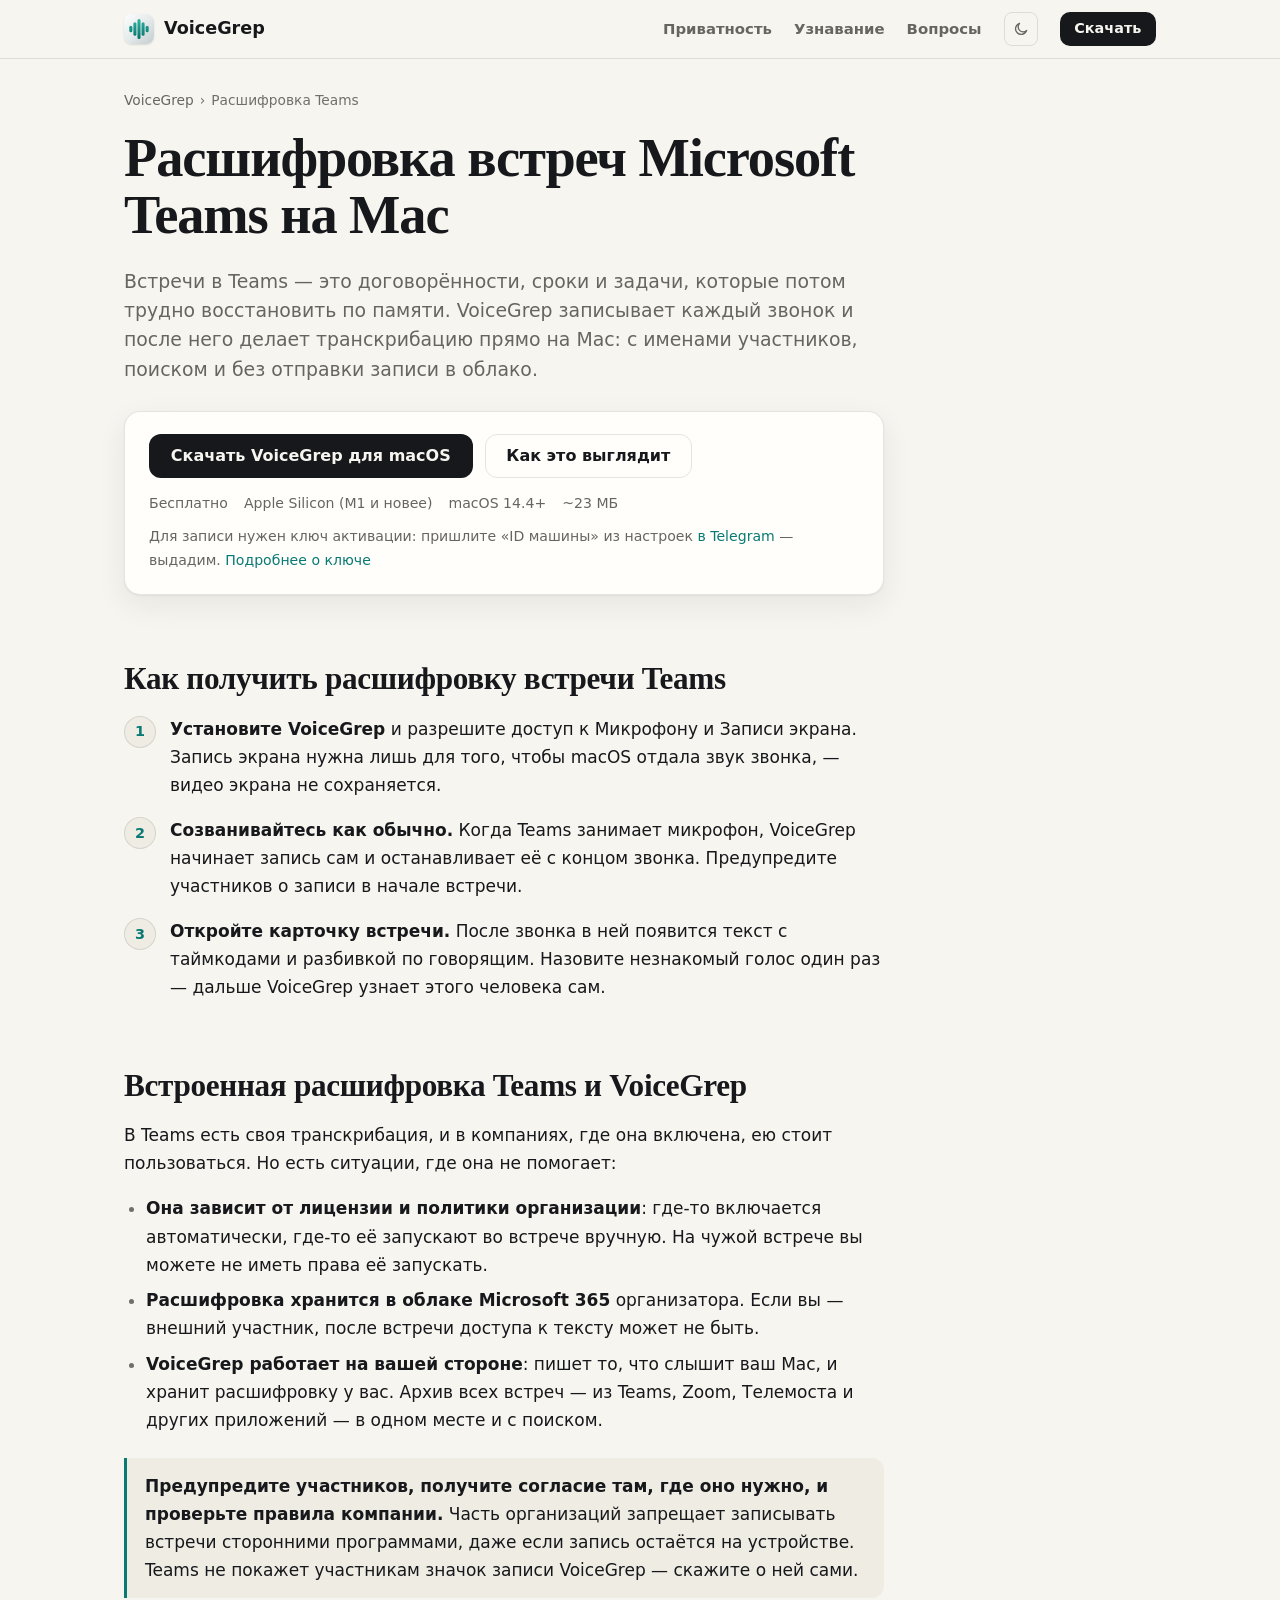
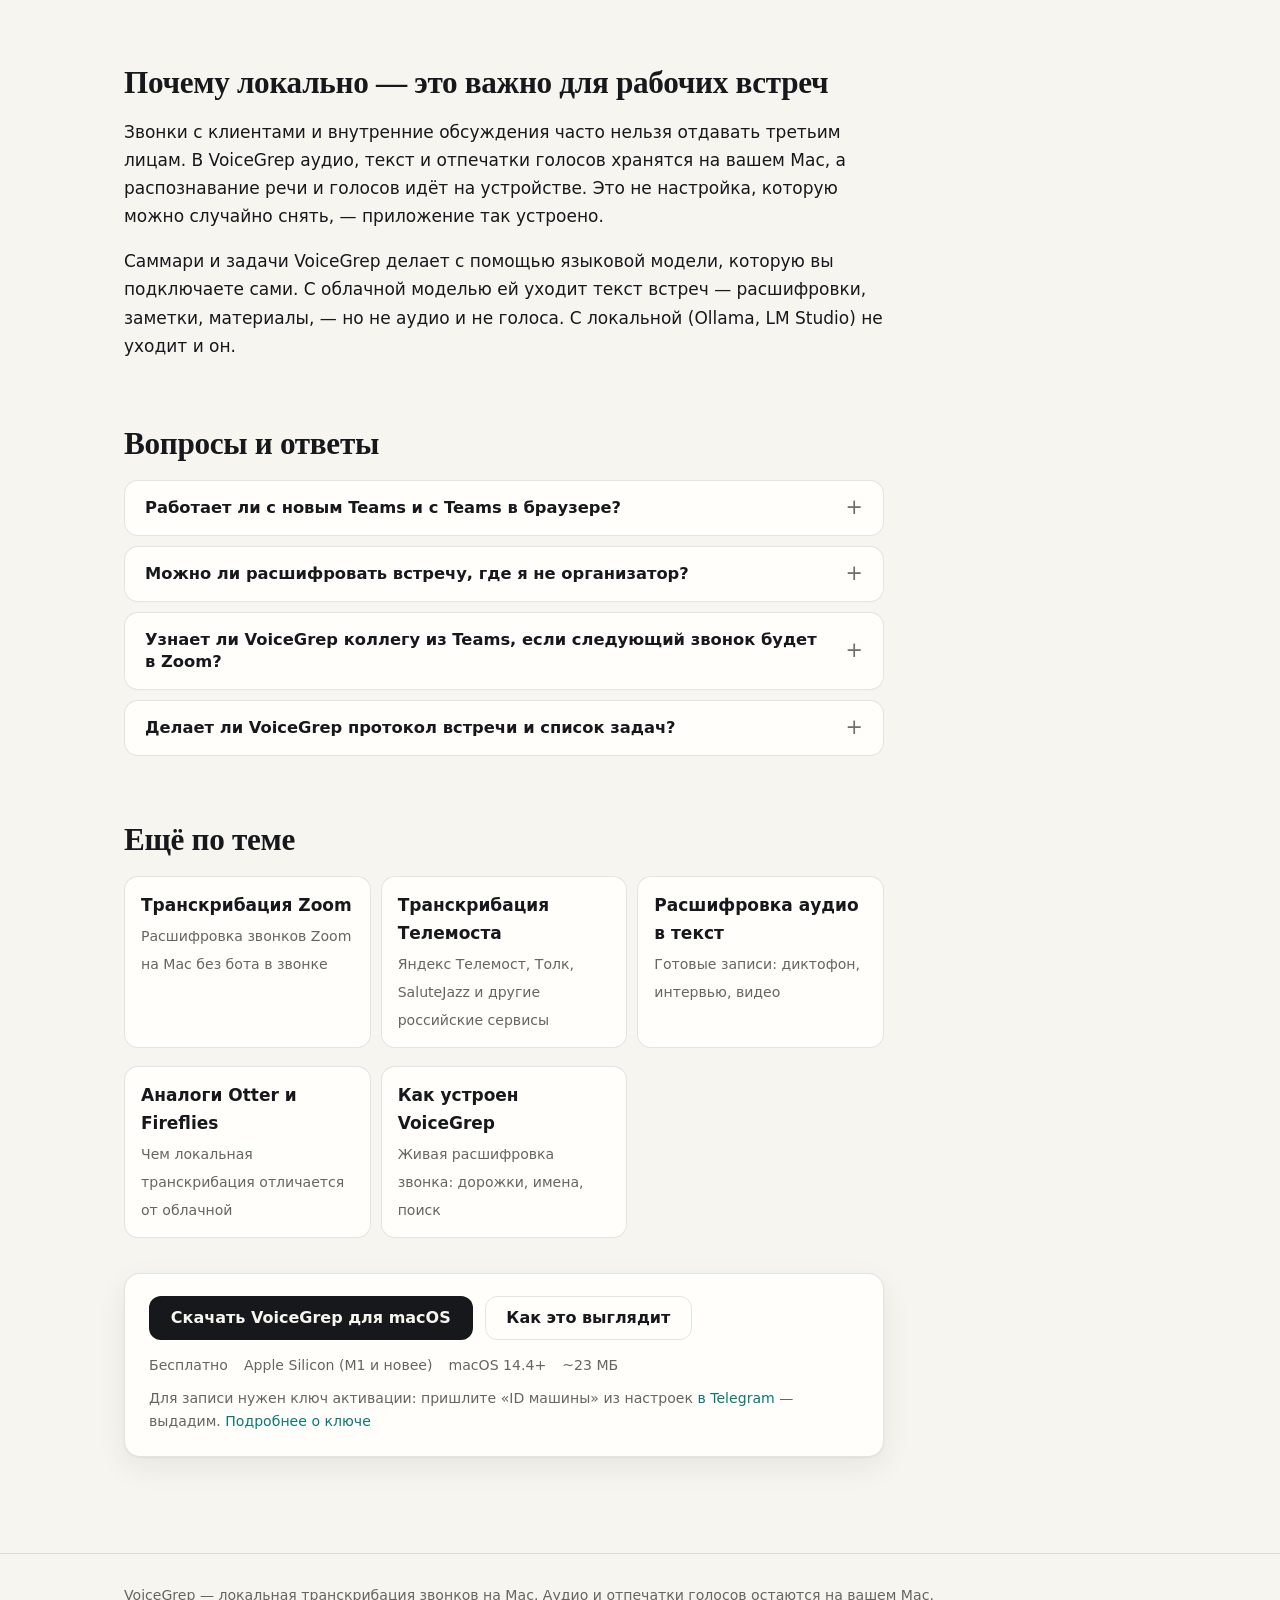
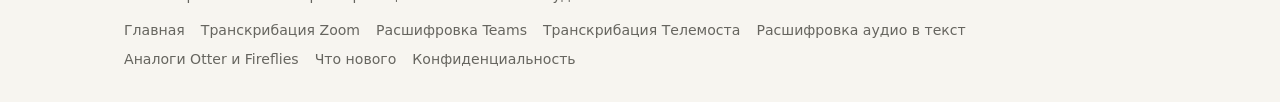
<file: ru/transkribaciya-teams/index.html>
<!DOCTYPE html>
<html lang="ru">
<head>
<meta charset="utf-8">
<meta name="viewport" content="width=device-width, initial-scale=1">
<title>Расшифровка встреч Teams на Mac — локально | VoiceGrep</title>
<meta name="description" content="Транскрибация встреч Microsoft Teams на Mac без облака: VoiceGrep записывает звонок, делает расшифровку на устройстве и узнаёт участников по голосу.">
<meta property="og:title" content="Расшифровка встреч Microsoft Teams прямо на Mac">
<meta property="og:description" content="Транскрибация встреч Microsoft Teams на Mac без облака: VoiceGrep записывает звонок, делает расшифровку на устройстве и узнаёт участников по голосу.">
<meta property="og:type" content="article">
<meta property="og:url" content="https://voicegrep.com/ru/transkribaciya-teams/">
<meta property="og:locale" content="ru_RU">
<meta property="og:site_name" content="VoiceGrep">
<meta property="og:image" content="https://voicegrep.com/og-image.png">
<meta property="og:image:width" content="1200">
<meta property="og:image:height" content="630">
<meta property="og:image:alt" content="VoiceGrep: «Расшифровка звонков прямо на вашем Mac» и дорожки говорящих">
<meta name="twitter:card" content="summary_large_image">
<meta name="theme-color" content="#f7f5f0" media="(prefers-color-scheme: light)">
<meta name="theme-color" content="#0e0f12" media="(prefers-color-scheme: dark)">
<link rel="icon" href="../../favicon.ico" sizes="32x32">
<link rel="icon" href="../../favicon.svg" type="image/svg+xml">
<link rel="apple-touch-icon" href="../../apple-touch-icon.png">
<link rel="canonical" href="https://voicegrep.com/ru/transkribaciya-teams/">
<link rel="stylesheet" href="../../guide.css">
<script>
  // Before first paint: phones get "send the link to your Mac" instead of the download button,
  // and the theme the visitor picked on the landing (shared key) applies without a flash.
  if (navigator.maxTouchPoints > 0 && window.matchMedia && matchMedia('(pointer: coarse)').matches) document.documentElement.classList.add('touch');
  (function () {
    var t = null; try { t = localStorage.getItem('vg.landing.theme'); } catch (e) {}
    if (t !== 'dark' && t !== 'light') t = window.matchMedia && matchMedia('(prefers-color-scheme: dark)').matches ? 'dark' : 'light';
    document.documentElement.setAttribute('data-theme', t);
  })();
</script>
<script src="../../guide.js" defer></script>
<!-- seo:jsonld:start -->
<script type="application/ld+json">
{
 "@context": "https://schema.org",
 "@graph": [
  {
   "@type": "WebSite",
   "@id": "https://voicegrep.com/#website",
   "url": "https://voicegrep.com/",
   "name": "VoiceGrep",
   "inLanguage": [
    "ru",
    "en"
   ],
   "publisher": {
    "@id": "https://voicegrep.com/#org"
   }
  },
  {
   "@type": "Organization",
   "@id": "https://voicegrep.com/#org",
   "name": "VoiceGrep",
   "url": "https://voicegrep.com/",
   "logo": "https://voicegrep.com/apple-touch-icon.png",
   "sameAs": [
    "https://t.me/ilyabazhenov",
    "https://github.com/ilyabazhenov/voicegrep-releases"
   ]
  },
  {
   "@type": "WebPage",
   "@id": "https://voicegrep.com/ru/transkribaciya-teams/#page",
   "url": "https://voicegrep.com/ru/transkribaciya-teams/",
   "name": "Расшифровка встреч Microsoft Teams прямо на Mac",
   "description": "Транскрибация встреч Microsoft Teams на Mac без облака: VoiceGrep записывает звонок, делает расшифровку на устройстве и узнаёт участников по голосу.",
   "inLanguage": "ru",
   "isPartOf": {
    "@id": "https://voicegrep.com/#website"
   },
   "about": {
    "@id": "https://voicegrep.com/ru/#app"
   },
   "publisher": {
    "@id": "https://voicegrep.com/#org"
   },
   "breadcrumb": {
    "@id": "https://voicegrep.com/ru/transkribaciya-teams/#crumbs"
   }
  },
  {
   "@type": "BreadcrumbList",
   "@id": "https://voicegrep.com/ru/transkribaciya-teams/#crumbs",
   "itemListElement": [
    {
     "@type": "ListItem",
     "position": 1,
     "name": "VoiceGrep",
     "item": "https://voicegrep.com/ru/"
    },
    {
     "@type": "ListItem",
     "position": 2,
     "name": "Расшифровка Teams",
     "item": "https://voicegrep.com/ru/transkribaciya-teams/"
    }
   ]
  },
  {
   "@type": "FAQPage",
   "@id": "https://voicegrep.com/ru/transkribaciya-teams/#faq",
   "url": "https://voicegrep.com/ru/transkribaciya-teams/",
   "inLanguage": "ru",
   "mainEntity": [
    {
     "@type": "Question",
     "name": "Работает ли с новым Teams и с Teams в браузере?",
     "acceptedAnswer": {
      "@type": "Answer",
      "text": "\u003cp>Да. VoiceGrep замечает звонок по тому, что микрофон занят, поэтому подходит любая версия Teams — приложение или вкладка браузера.\u003c/p>"
     }
    },
    {
     "@type": "Question",
     "name": "Можно ли расшифровать встречу, где я не организатор?",
     "acceptedAnswer": {
      "@type": "Answer",
      "text": "\u003cp>Сначала предупредите участников и убедитесь, что запись разрешена правилами вашей компании и встречи. Если это так — да: VoiceGrep не пользуется функциями Teams, он записывает звук на вашем компьютере.\u003c/p>"
     }
    },
    {
     "@type": "Question",
     "name": "Узнает ли VoiceGrep коллегу из Teams, если следующий звонок будет в Zoom?",
     "acceptedAnswer": {
      "@type": "Answer",
      "text": "\u003cp>Да. Голос узнаётся по звучанию, а не по аккаунту в Teams: назовите человека один раз на любой встрече — и VoiceGrep подпишет его реплики сам, в каком бы приложении ни был следующий звонок.\u003c/p>"
     }
    },
    {
     "@type": "Question",
     "name": "Делает ли VoiceGrep протокол встречи и список задач?",
     "acceptedAnswer": {
      "@type": "Answer",
      "text": "\u003cp>Да, если подключить языковую модель: после звонка появятся краткое содержание и задачи с исполнителями. Задачи VoiceGrep предлагает, а вы подтверждаете нужные. Расшифровка и имена работают и без модели.\u003c/p>"
     }
    }
   ]
  }
 ]
}
</script>
<!-- seo:jsonld:end -->
</head>
<body>
  <nav class="top" aria-label="Навигация">
    <div class="wrap nav-in">
      <a class="brand" href="../" aria-label="VoiceGrep — на главную">
        <svg width="30" height="30" viewBox="100 100 824 824" aria-hidden="true"><defs><linearGradient id="lg-m" x1="132" y1="116" x2="892" y2="916" gradientUnits="userSpaceOnUse"><stop offset="0" stop-color="#FCFDFD"/><stop offset=".52" stop-color="#E4E9EA"/><stop offset="1" stop-color="#C4CED1"/></linearGradient><linearGradient id="lg-w" x1="512" y1="236" x2="512" y2="788" gradientUnits="userSpaceOnUse"><stop offset="0" stop-color="#2FB3A2"/><stop offset="1" stop-color="#06706B"/></linearGradient></defs><rect x="100" y="100" width="824" height="824" rx="184" fill="url(#lg-m)"/><rect class="rim" x="101" y="101" width="822" height="822" rx="183" fill="none" stroke="#5E7378" stroke-width="2" opacity=".28"/><g fill="url(#lg-w)"><rect x="246" y="420" width="84" height="184" rx="42"/><rect x="358" y="328" width="84" height="368" rx="42"/><rect x="470" y="236" width="84" height="552" rx="42"/><rect x="582" y="328" width="84" height="368" rx="42"/><rect x="694" y="420" width="84" height="184" rx="42"/></g></svg>
        VoiceGrep
      </a>
      <div class="nav-links">
        <a class="txt" href="../#t-privacy">Приватность</a>
        <a class="txt" href="../#t-names">Узнавание</a>
        <a class="txt" href="../#faq">Вопросы</a>
        <button class="theme js-theme" type="button" aria-pressed="false" aria-label="Тёмная тема" title="Тёмная тема"><svg class="i-moon" width="16" height="16" viewBox="0 0 24 24" fill="none" stroke="currentColor" stroke-width="2" stroke-linecap="round" stroke-linejoin="round" aria-hidden="true"><path d="M20.5 14.1A8.5 8.5 0 1 1 9.9 3.5a6.6 6.6 0 0 0 10.6 10.6z"/></svg><svg class="i-sun" width="16" height="16" viewBox="0 0 24 24" fill="none" stroke="currentColor" stroke-width="2" stroke-linecap="round" stroke-linejoin="round" aria-hidden="true"><circle cx="12" cy="12" r="4"/><path d="M12 2.5v2M12 19.5v2M2.5 12h2M19.5 12h2M5.3 5.3l1.4 1.4M17.3 17.3l1.4 1.4M5.3 18.7l1.4-1.4M17.3 6.7l1.4-1.4"/></svg></button>
        <a class="btn sm no-touch" href="../../VoiceGrep-1.13.0.dmg">Скачать</a>
        <button class="btn sm only-touch js-share" type="button" data-done="Скопировано" title="Отправить ссылку на Mac"><span class="lbl" aria-live="polite">На Mac</span></button>
      </div>
    </div>
  </nav>

  <div class="wrap">
    <nav aria-label="Вы здесь">
      <ol class="crumbs">
        <li><a href="../">VoiceGrep</a></li>
        <li aria-current="page">Расшифровка Teams</li>
      </ol>
    </nav>
    <article class="guide">
      <h1>Расшифровка встреч Microsoft Teams на&nbsp;Mac</h1>
      <p class="lead">Встречи в Teams — это договорённости, сроки и задачи, которые потом трудно восстановить по памяти. VoiceGrep записывает каждый звонок и после него делает транскрибацию прямо на Mac: с именами участников, поиском и без отправки записи в облако.</p>
      <div class="cta">
        <div class="cta-row">
          <a class="btn no-touch" href="../../VoiceGrep-1.13.0.dmg">Скачать VoiceGrep для macOS</a>
          <button class="btn only-touch js-share" type="button" data-done="Ссылка скопирована"><span class="lbl" aria-live="polite">Отправить ссылку на Mac</span></button>
          <a class="btn ghost" href="../">Как это выглядит</a>
        </div>
        <p class="meta"><span>Бесплатно</span><span>Apple Silicon (M1 и новее)</span><span>macOS 14.4+</span><span>~23&nbsp;МБ</span></p>
        <p class="note">Для записи нужен ключ активации: пришлите «ID машины» из настроек <a href="https://t.me/ilyabazhenov">в&nbsp;Telegram</a> — выдадим. <a href="../#faq-key">Подробнее о ключе</a></p>
      </div>

      <h2>Как получить расшифровку встречи Teams</h2>
      <ol class="steps">
        <li><b>Установите VoiceGrep</b> и разрешите доступ к Микрофону и Записи экрана. Запись экрана нужна лишь для того, чтобы macOS отдала звук звонка, — видео экрана не сохраняется.</li>
        <li><b>Созванивайтесь как обычно.</b> Когда Teams занимает микрофон, VoiceGrep начинает запись сам и останавливает её с концом звонка. Предупредите участников о записи в начале встречи.</li>
        <li><b>Откройте карточку встречи.</b> После звонка в ней появится текст с таймкодами и разбивкой по говорящим. Назовите незнакомый голос один раз — дальше VoiceGrep узнает этого человека сам.</li>
      </ol>

      <h2>Встроенная расшифровка Teams и VoiceGrep</h2>
      <p>В Teams есть своя транскрибация, и в компаниях, где она включена, ею стоит пользоваться. Но есть ситуации, где она не помогает:</p>
      <ul>
        <li><b>Она зависит от лицензии и политики организации</b>: где-то включается автоматически, где-то её запускают во встрече вручную. На чужой встрече вы можете не иметь права её запускать.</li>
        <li><b>Расшифровка хранится в облаке Microsoft 365</b> организатора. Если вы — внешний участник, после встречи доступа к тексту может не быть.</li>
        <li><b>VoiceGrep работает на вашей стороне</b>: пишет то, что слышит ваш Mac, и хранит расшифровку у вас. Архив всех встреч — из Teams, Zoom, Телемоста и других приложений — в одном месте и с поиском.</li>
      </ul>
      <div class="callout">
        <p><b>Предупредите участников, получите согласие там, где оно нужно, и проверьте правила компании.</b> Часть организаций запрещает записывать встречи сторонними программами, даже если запись остаётся на устройстве. Teams не покажет участникам значок записи VoiceGrep — скажите о ней сами.</p>
      </div>

      <h2>Почему локально — это важно для рабочих встреч</h2>
      <p>Звонки с клиентами и внутренние обсуждения часто нельзя отдавать третьим лицам. В VoiceGrep аудио, текст и отпечатки голосов хранятся на вашем Mac, а распознавание речи и голосов идёт на устройстве. Это не настройка, которую можно случайно снять, — приложение так устроено.</p>
      <p>Саммари и задачи VoiceGrep делает с помощью языковой модели, которую вы подключаете сами. С облачной моделью ей уходит текст встреч — расшифровки, заметки, материалы, — но не аудио и не голоса. С локальной (Ollama, LM Studio) не уходит и он.</p>

      <h2>Вопросы и ответы</h2>
      <div class="faq-list">
        <details class="qa" id="faq-teams-new">
          <summary><h3>Работает ли с новым Teams и с Teams в браузере?</h3></summary>
          <div class="ans"><p>Да. VoiceGrep замечает звонок по тому, что микрофон занят, поэтому подходит любая версия Teams — приложение или вкладка браузера.</p></div>
        </details>
        <details class="qa" id="faq-teams-guest">
          <summary><h3>Можно ли расшифровать встречу, где я не организатор?</h3></summary>
          <div class="ans"><p>Сначала предупредите участников и убедитесь, что запись разрешена правилами вашей компании и встречи. Если это так — да: VoiceGrep не пользуется функциями Teams, он записывает звук на вашем компьютере.</p></div>
        </details>
        <details class="qa" id="faq-teams-speakers">
          <summary><h3>Узнает ли VoiceGrep коллегу из Teams, если следующий звонок будет в Zoom?</h3></summary>
          <div class="ans"><p>Да. Голос узнаётся по звучанию, а не по аккаунту в Teams: назовите человека один раз на любой встрече — и VoiceGrep подпишет его реплики сам, в каком бы приложении ни был следующий звонок.</p></div>
        </details>
        <details class="qa" id="faq-teams-tasks">
          <summary><h3>Делает ли VoiceGrep протокол встречи и список задач?</h3></summary>
          <div class="ans"><p>Да, если подключить языковую модель: после звонка появятся краткое содержание и задачи с исполнителями. Задачи VoiceGrep предлагает, а вы подтверждаете нужные. Расшифровка и имена работают и без модели.</p></div>
        </details>
      </div>

      <h2>Ещё по теме</h2>
      <ul class="related">
        <li><a href="../transkribaciya-zoom/"><b>Транскрибация Zoom</b> <span>Расшифровка звонков Zoom на Mac без бота в звонке</span></a></li>
        <li><a href="../transkribaciya-telemost/"><b>Транскрибация Телемоста</b> <span>Яндекс Телемост, Толк, SaluteJazz и другие российские сервисы</span></a></li>
        <li><a href="../rasshifrovka-audio/"><b>Расшифровка аудио в текст</b> <span>Готовые записи: диктофон, интервью, видео</span></a></li>
        <li><a href="../alternativy/"><b>Аналоги Otter и Fireflies</b> <span>Чем локальная транскрибация отличается от облачной</span></a></li>
        <li><a href="../"><b>Как устроен VoiceGrep</b> <span>Живая расшифровка звонка: дорожки, имена, поиск</span></a></li>
      </ul>
      <div class="cta">
        <div class="cta-row">
          <a class="btn no-touch" href="../../VoiceGrep-1.13.0.dmg">Скачать VoiceGrep для macOS</a>
          <button class="btn only-touch js-share" type="button" data-done="Ссылка скопирована"><span class="lbl" aria-live="polite">Отправить ссылку на Mac</span></button>
          <a class="btn ghost" href="../">Как это выглядит</a>
        </div>
        <p class="meta"><span>Бесплатно</span><span>Apple Silicon (M1 и новее)</span><span>macOS 14.4+</span><span>~23&nbsp;МБ</span></p>
        <p class="note">Для записи нужен ключ активации: пришлите «ID машины» из настроек <a href="https://t.me/ilyabazhenov">в&nbsp;Telegram</a> — выдадим. <a href="../#faq-key">Подробнее о ключе</a></p>
      </div>
    </article>
  </div>

  <footer>
    <div class="wrap foot-in">
      <span>VoiceGrep — локальная транскрибация звонков на Mac. Аудио и отпечатки голосов остаются на вашем Mac.</span>
      <nav aria-label="Разделы">
        <a href="../">Главная</a>
        <a href="../transkribaciya-zoom/">Транскрибация Zoom</a>
        <a href="../transkribaciya-teams/" aria-current="page">Расшифровка Teams</a>
        <a href="../transkribaciya-telemost/">Транскрибация Телемоста</a>
        <a href="../rasshifrovka-audio/">Расшифровка аудио в текст</a>
        <a href="../alternativy/">Аналоги Otter и Fireflies</a>
        <a href="../changelog/">Что нового</a>
        <a href="../privacy/">Конфиденциальность</a>
      </nav>
    </div>
  </footer>
  <!-- Cloudflare Web Analytics: cookieless page-view counter (no personal data, no consent banner). The token is a public site id. -->
  <script type='module' src='https://static.cloudflareinsights.com/beacon.min.js' data-cf-beacon='{"token": "cc5905c787cb42c3b4dce62a4beda4ab"}'></script>
</body>
</html>
</file>
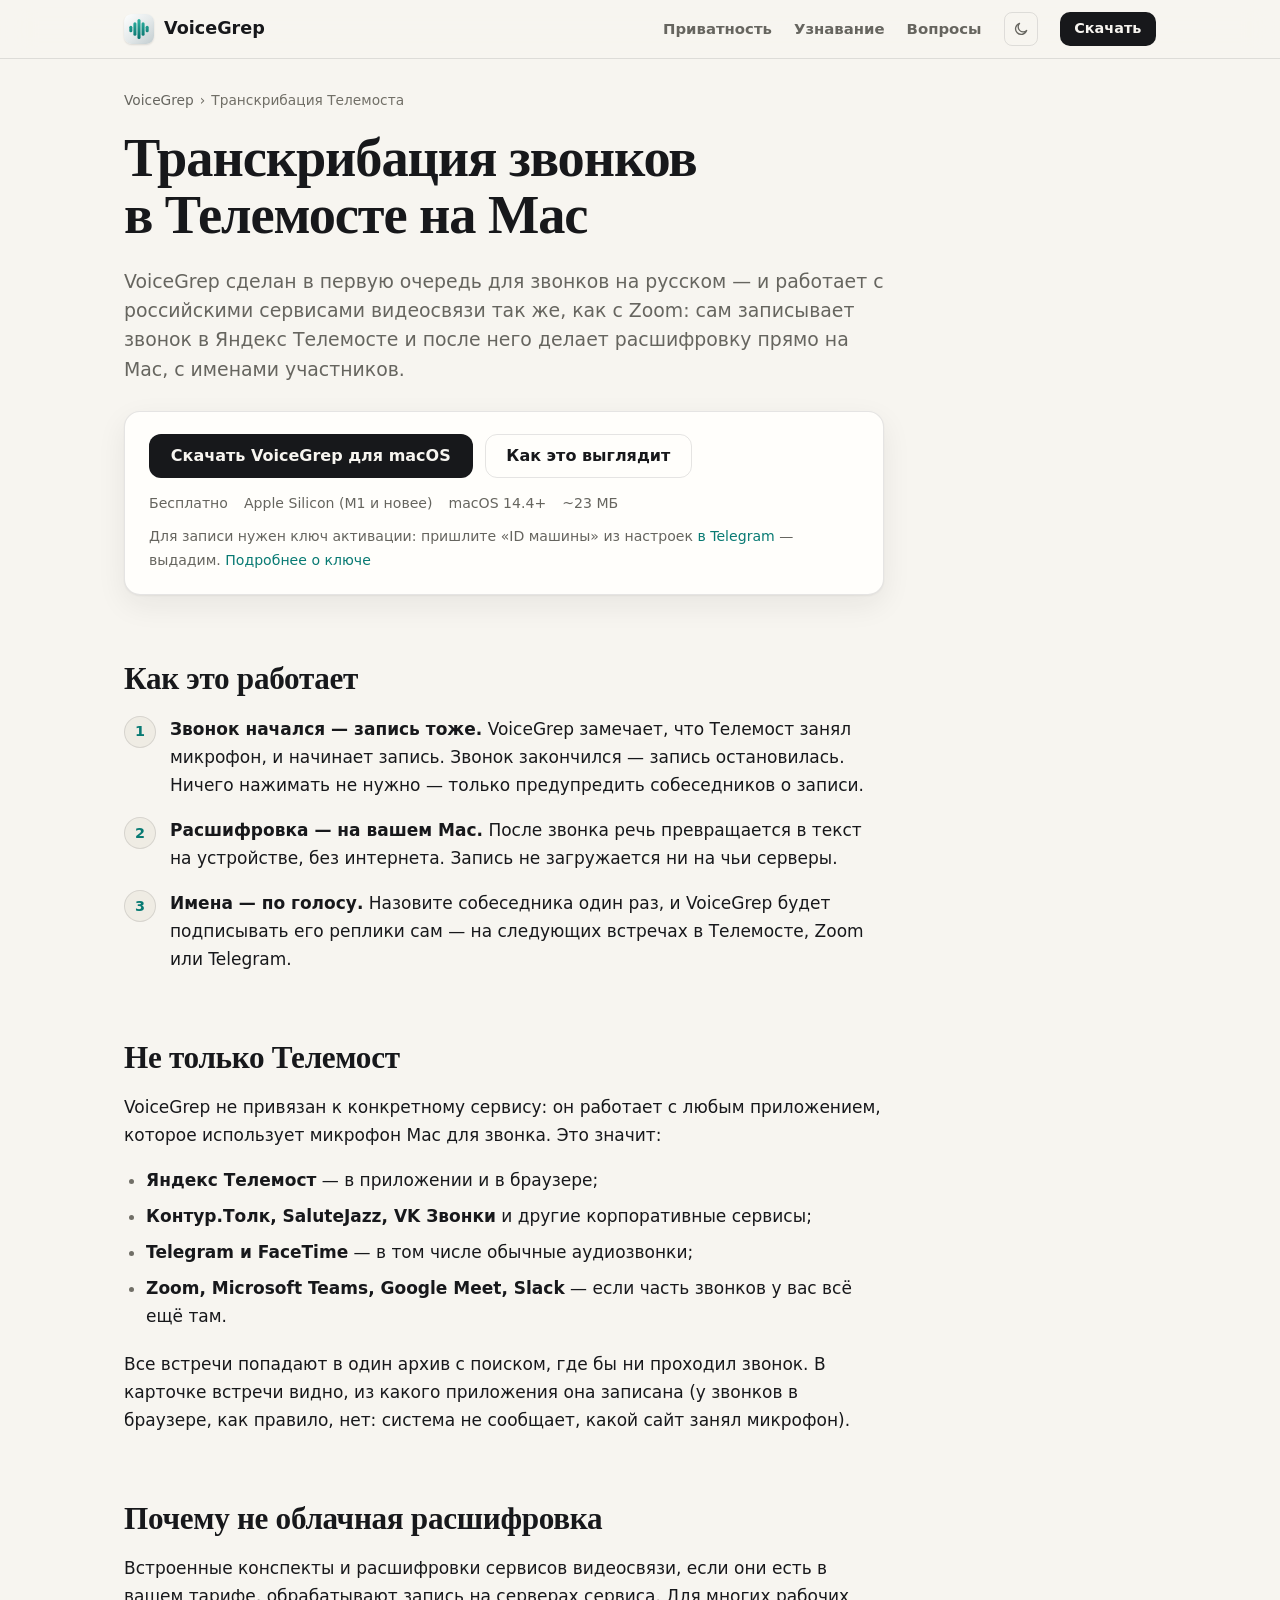
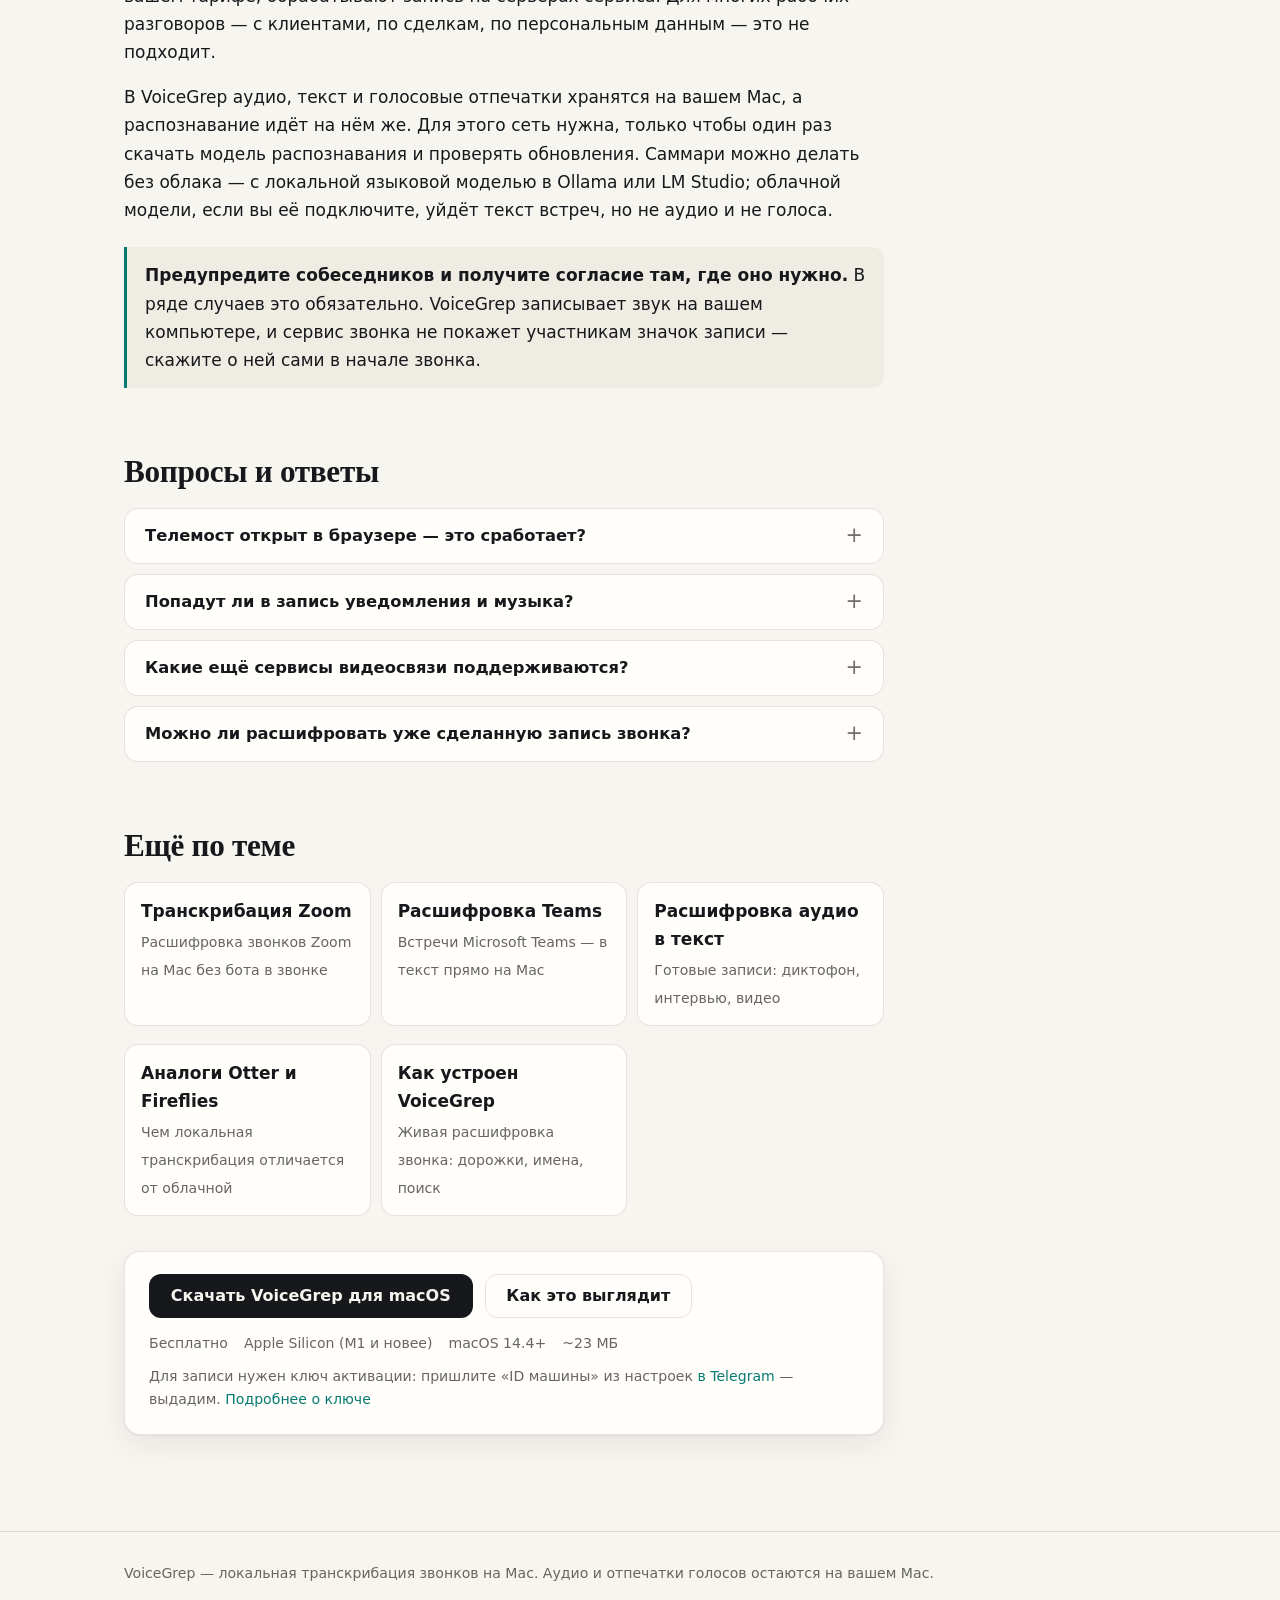
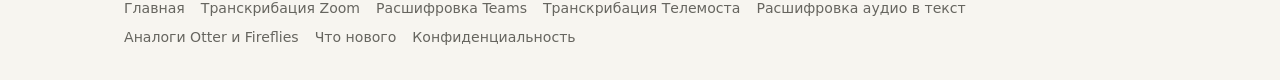
<file: ru/transkribaciya-telemost/index.html>
<!DOCTYPE html>
<html lang="ru">
<head>
<meta charset="utf-8">
<meta name="viewport" content="width=device-width, initial-scale=1">
<title>Транскрибация Телемоста на Mac — без облака | VoiceGrep</title>
<meta name="description" content="Расшифровка звонков Яндекс Телемоста, Толка, SaluteJazz и VK Звонков на Mac: запись, транскрибация на устройстве и имена участников по голосу.">
<meta property="og:title" content="Транскрибация звонков в Телемосте прямо на Mac">
<meta property="og:description" content="Расшифровка звонков Яндекс Телемоста, Толка, SaluteJazz и VK Звонков на Mac: запись, транскрибация на устройстве и имена участников по голосу.">
<meta property="og:type" content="article">
<meta property="og:url" content="https://voicegrep.com/ru/transkribaciya-telemost/">
<meta property="og:locale" content="ru_RU">
<meta property="og:site_name" content="VoiceGrep">
<meta property="og:image" content="https://voicegrep.com/og-image.png">
<meta property="og:image:width" content="1200">
<meta property="og:image:height" content="630">
<meta property="og:image:alt" content="VoiceGrep: «Расшифровка звонков прямо на вашем Mac» и дорожки говорящих">
<meta name="twitter:card" content="summary_large_image">
<meta name="theme-color" content="#f7f5f0" media="(prefers-color-scheme: light)">
<meta name="theme-color" content="#0e0f12" media="(prefers-color-scheme: dark)">
<link rel="icon" href="../../favicon.ico" sizes="32x32">
<link rel="icon" href="../../favicon.svg" type="image/svg+xml">
<link rel="apple-touch-icon" href="../../apple-touch-icon.png">
<link rel="canonical" href="https://voicegrep.com/ru/transkribaciya-telemost/">
<link rel="stylesheet" href="../../guide.css">
<script>
  // Before first paint: phones get "send the link to your Mac" instead of the download button,
  // and the theme the visitor picked on the landing (shared key) applies without a flash.
  if (navigator.maxTouchPoints > 0 && window.matchMedia && matchMedia('(pointer: coarse)').matches) document.documentElement.classList.add('touch');
  (function () {
    var t = null; try { t = localStorage.getItem('vg.landing.theme'); } catch (e) {}
    if (t !== 'dark' && t !== 'light') t = window.matchMedia && matchMedia('(prefers-color-scheme: dark)').matches ? 'dark' : 'light';
    document.documentElement.setAttribute('data-theme', t);
  })();
</script>
<script src="../../guide.js" defer></script>
<!-- seo:jsonld:start -->
<script type="application/ld+json">
{
 "@context": "https://schema.org",
 "@graph": [
  {
   "@type": "WebSite",
   "@id": "https://voicegrep.com/#website",
   "url": "https://voicegrep.com/",
   "name": "VoiceGrep",
   "inLanguage": [
    "ru",
    "en"
   ],
   "publisher": {
    "@id": "https://voicegrep.com/#org"
   }
  },
  {
   "@type": "Organization",
   "@id": "https://voicegrep.com/#org",
   "name": "VoiceGrep",
   "url": "https://voicegrep.com/",
   "logo": "https://voicegrep.com/apple-touch-icon.png",
   "sameAs": [
    "https://t.me/ilyabazhenov",
    "https://github.com/ilyabazhenov/voicegrep-releases"
   ]
  },
  {
   "@type": "WebPage",
   "@id": "https://voicegrep.com/ru/transkribaciya-telemost/#page",
   "url": "https://voicegrep.com/ru/transkribaciya-telemost/",
   "name": "Транскрибация звонков в Телемосте прямо на Mac",
   "description": "Расшифровка звонков Яндекс Телемоста, Толка, SaluteJazz и VK Звонков на Mac: запись, транскрибация на устройстве и имена участников по голосу.",
   "inLanguage": "ru",
   "isPartOf": {
    "@id": "https://voicegrep.com/#website"
   },
   "about": {
    "@id": "https://voicegrep.com/ru/#app"
   },
   "publisher": {
    "@id": "https://voicegrep.com/#org"
   },
   "breadcrumb": {
    "@id": "https://voicegrep.com/ru/transkribaciya-telemost/#crumbs"
   }
  },
  {
   "@type": "BreadcrumbList",
   "@id": "https://voicegrep.com/ru/transkribaciya-telemost/#crumbs",
   "itemListElement": [
    {
     "@type": "ListItem",
     "position": 1,
     "name": "VoiceGrep",
     "item": "https://voicegrep.com/ru/"
    },
    {
     "@type": "ListItem",
     "position": 2,
     "name": "Транскрибация Телемоста",
     "item": "https://voicegrep.com/ru/transkribaciya-telemost/"
    }
   ]
  },
  {
   "@type": "FAQPage",
   "@id": "https://voicegrep.com/ru/transkribaciya-telemost/#faq",
   "url": "https://voicegrep.com/ru/transkribaciya-telemost/",
   "inLanguage": "ru",
   "mainEntity": [
    {
     "@type": "Question",
     "name": "Телемост открыт в браузере — это сработает?",
     "acceptedAnswer": {
      "@type": "Answer",
      "text": "\u003cp>Да. VoiceGrep замечает звонок по занятому микрофону — в приложении или во вкладке браузера. Для звонка в браузере система не сообщает, какая вкладка звонит, поэтому обычно пишется весь звук системы — закройте лишнее, что играет звук.\u003c/p>"
     }
    },
    {
     "@type": "Question",
     "name": "Попадут ли в запись уведомления и музыка?",
     "acceptedAnswer": {
      "@type": "Answer",
      "text": "\u003cp>При автозаписи VoiceGrep старается писать звук только приложения звонка, чтобы «дзынь» из мессенджеров и музыка из других программ не попадали в запись. Если приложение звонка определить не удалось, пишется весь звук системы — чтобы не потерять разговор.\u003c/p>"
     }
    },
    {
     "@type": "Question",
     "name": "Какие ещё сервисы видеосвязи поддерживаются?",
     "acceptedAnswer": {
      "@type": "Answer",
      "text": "\u003cp>VoiceGrep замечает любой звонок, который занимает микрофон Mac, — в приложении или в браузере, без отдельной интеграции с сервисом: Контур.Толк, SaluteJazz, VK Звонки, Telegram, FaceTime, Zoom, Teams, Google Meet и другие.\u003c/p>"
     }
    },
    {
     "@type": "Question",
     "name": "Можно ли расшифровать уже сделанную запись звонка?",
     "acceptedAnswer": {
      "@type": "Answer",
      "text": "\u003cp>Да: загрузите аудио или видео, и VoiceGrep расшифрует его так же, как свой звонок. Подробнее — \u003ca href=\"https://voicegrep.com/ru/rasshifrovka-audio/\">расшифровка готовых записей\u003c/a>.\u003c/p>"
     }
    }
   ]
  }
 ]
}
</script>
<!-- seo:jsonld:end -->
</head>
<body>
  <nav class="top" aria-label="Навигация">
    <div class="wrap nav-in">
      <a class="brand" href="../" aria-label="VoiceGrep — на главную">
        <svg width="30" height="30" viewBox="100 100 824 824" aria-hidden="true"><defs><linearGradient id="lg-m" x1="132" y1="116" x2="892" y2="916" gradientUnits="userSpaceOnUse"><stop offset="0" stop-color="#FCFDFD"/><stop offset=".52" stop-color="#E4E9EA"/><stop offset="1" stop-color="#C4CED1"/></linearGradient><linearGradient id="lg-w" x1="512" y1="236" x2="512" y2="788" gradientUnits="userSpaceOnUse"><stop offset="0" stop-color="#2FB3A2"/><stop offset="1" stop-color="#06706B"/></linearGradient></defs><rect x="100" y="100" width="824" height="824" rx="184" fill="url(#lg-m)"/><rect class="rim" x="101" y="101" width="822" height="822" rx="183" fill="none" stroke="#5E7378" stroke-width="2" opacity=".28"/><g fill="url(#lg-w)"><rect x="246" y="420" width="84" height="184" rx="42"/><rect x="358" y="328" width="84" height="368" rx="42"/><rect x="470" y="236" width="84" height="552" rx="42"/><rect x="582" y="328" width="84" height="368" rx="42"/><rect x="694" y="420" width="84" height="184" rx="42"/></g></svg>
        VoiceGrep
      </a>
      <div class="nav-links">
        <a class="txt" href="../#t-privacy">Приватность</a>
        <a class="txt" href="../#t-names">Узнавание</a>
        <a class="txt" href="../#faq">Вопросы</a>
        <button class="theme js-theme" type="button" aria-pressed="false" aria-label="Тёмная тема" title="Тёмная тема"><svg class="i-moon" width="16" height="16" viewBox="0 0 24 24" fill="none" stroke="currentColor" stroke-width="2" stroke-linecap="round" stroke-linejoin="round" aria-hidden="true"><path d="M20.5 14.1A8.5 8.5 0 1 1 9.9 3.5a6.6 6.6 0 0 0 10.6 10.6z"/></svg><svg class="i-sun" width="16" height="16" viewBox="0 0 24 24" fill="none" stroke="currentColor" stroke-width="2" stroke-linecap="round" stroke-linejoin="round" aria-hidden="true"><circle cx="12" cy="12" r="4"/><path d="M12 2.5v2M12 19.5v2M2.5 12h2M19.5 12h2M5.3 5.3l1.4 1.4M17.3 17.3l1.4 1.4M5.3 18.7l1.4-1.4M17.3 6.7l1.4-1.4"/></svg></button>
        <a class="btn sm no-touch" href="../../VoiceGrep-1.13.0.dmg">Скачать</a>
        <button class="btn sm only-touch js-share" type="button" data-done="Скопировано" title="Отправить ссылку на Mac"><span class="lbl" aria-live="polite">На Mac</span></button>
      </div>
    </div>
  </nav>

  <div class="wrap">
    <nav aria-label="Вы здесь">
      <ol class="crumbs">
        <li><a href="../">VoiceGrep</a></li>
        <li aria-current="page">Транскрибация Телемоста</li>
      </ol>
    </nav>
    <article class="guide">
      <h1>Транскрибация звонков в&nbsp;Телемосте на&nbsp;Mac</h1>
      <p class="lead">VoiceGrep сделан в первую очередь для звонков на русском — и работает с российскими сервисами видеосвязи так же, как с Zoom: сам записывает звонок в Яндекс Телемосте и после него делает расшифровку прямо на Mac, с именами участников.</p>
      <div class="cta">
        <div class="cta-row">
          <a class="btn no-touch" href="../../VoiceGrep-1.13.0.dmg">Скачать VoiceGrep для macOS</a>
          <button class="btn only-touch js-share" type="button" data-done="Ссылка скопирована"><span class="lbl" aria-live="polite">Отправить ссылку на Mac</span></button>
          <a class="btn ghost" href="../">Как это выглядит</a>
        </div>
        <p class="meta"><span>Бесплатно</span><span>Apple Silicon (M1 и новее)</span><span>macOS 14.4+</span><span>~23&nbsp;МБ</span></p>
        <p class="note">Для записи нужен ключ активации: пришлите «ID машины» из настроек <a href="https://t.me/ilyabazhenov">в&nbsp;Telegram</a> — выдадим. <a href="../#faq-key">Подробнее о ключе</a></p>
      </div>

      <h2>Как это работает</h2>
      <ol class="steps">
        <li><b>Звонок начался — запись тоже.</b> VoiceGrep замечает, что Телемост занял микрофон, и начинает запись. Звонок закончился — запись остановилась. Ничего нажимать не нужно — только предупредить собеседников о записи.</li>
        <li><b>Расшифровка — на вашем Mac.</b> После звонка речь превращается в текст на устройстве, без интернета. Запись не загружается ни на чьи серверы.</li>
        <li><b>Имена — по голосу.</b> Назовите собеседника один раз, и VoiceGrep будет подписывать его реплики сам — на следующих встречах в Телемосте, Zoom или Telegram.</li>
      </ol>

      <h2>Не только Телемост</h2>
      <p>VoiceGrep не привязан к конкретному сервису: он работает с любым приложением, которое использует микрофон Mac для звонка. Это значит:</p>
      <ul>
        <li><b>Яндекс Телемост</b> — в приложении и в браузере;</li>
        <li><b>Контур.Толк, SaluteJazz, VK Звонки</b> и другие корпоративные сервисы;</li>
        <li><b>Telegram и FaceTime</b> — в том числе обычные аудиозвонки;</li>
        <li><b>Zoom, Microsoft Teams, Google Meet, Slack</b> — если часть звонков у вас всё ещё там.</li>
      </ul>
      <p>Все встречи попадают в один архив с поиском, где бы ни проходил звонок. В карточке встречи видно, из какого приложения она записана (у звонков в браузере, как правило, нет: система не сообщает, какой сайт занял микрофон).</p>

      <h2>Почему не облачная расшифровка</h2>
      <p>Встроенные конспекты и расшифровки сервисов видеосвязи, если они есть в вашем тарифе, обрабатывают запись на серверах сервиса. Для многих рабочих разговоров — с клиентами, по сделкам, по персональным данным — это не подходит.</p>
      <p>В VoiceGrep аудио, текст и голосовые отпечатки хранятся на вашем Mac, а распознавание идёт на нём же. Для этого сеть нужна, только чтобы один раз скачать модель распознавания и проверять обновления. Саммари можно делать без облака — с локальной языковой моделью в Ollama или LM Studio; облачной модели, если вы её подключите, уйдёт текст встреч, но не аудио и не голоса.</p>
      <div class="callout">
        <p><b>Предупредите собеседников и получите согласие там, где оно нужно.</b> В ряде случаев это обязательно. VoiceGrep записывает звук на вашем компьютере, и сервис звонка не покажет участникам значок записи — скажите о ней сами в начале звонка.</p>
      </div>

      <h2>Вопросы и ответы</h2>
      <div class="faq-list">
        <details class="qa" id="faq-tm-browser">
          <summary><h3>Телемост открыт в браузере — это сработает?</h3></summary>
          <div class="ans"><p>Да. VoiceGrep замечает звонок по занятому микрофону — в приложении или во вкладке браузера. Для звонка в браузере система не сообщает, какая вкладка звонит, поэтому обычно пишется весь звук системы — закройте лишнее, что играет звук.</p></div>
        </details>
        <details class="qa" id="faq-tm-noise">
          <summary><h3>Попадут ли в запись уведомления и музыка?</h3></summary>
          <div class="ans"><p>При автозаписи VoiceGrep старается писать звук только приложения звонка, чтобы «дзынь» из мессенджеров и музыка из других программ не попадали в запись. Если приложение звонка определить не удалось, пишется весь звук системы — чтобы не потерять разговор.</p></div>
        </details>
        <details class="qa" id="faq-tm-apps">
          <summary><h3>Какие ещё сервисы видеосвязи поддерживаются?</h3></summary>
          <div class="ans"><p>VoiceGrep замечает любой звонок, который занимает микрофон Mac, — в приложении или в браузере, без отдельной интеграции с сервисом: Контур.Толк, SaluteJazz, VK Звонки, Telegram, FaceTime, Zoom, Teams, Google Meet и другие.</p></div>
        </details>
        <details class="qa" id="faq-tm-old">
          <summary><h3>Можно ли расшифровать уже сделанную запись звонка?</h3></summary>
          <div class="ans"><p>Да: загрузите аудио или видео, и VoiceGrep расшифрует его так же, как свой звонок. Подробнее — <a href="../rasshifrovka-audio/">расшифровка готовых записей</a>.</p></div>
        </details>
      </div>

      <h2>Ещё по теме</h2>
      <ul class="related">
        <li><a href="../transkribaciya-zoom/"><b>Транскрибация Zoom</b> <span>Расшифровка звонков Zoom на Mac без бота в звонке</span></a></li>
        <li><a href="../transkribaciya-teams/"><b>Расшифровка Teams</b> <span>Встречи Microsoft Teams — в текст прямо на Mac</span></a></li>
        <li><a href="../rasshifrovka-audio/"><b>Расшифровка аудио в текст</b> <span>Готовые записи: диктофон, интервью, видео</span></a></li>
        <li><a href="../alternativy/"><b>Аналоги Otter и Fireflies</b> <span>Чем локальная транскрибация отличается от облачной</span></a></li>
        <li><a href="../"><b>Как устроен VoiceGrep</b> <span>Живая расшифровка звонка: дорожки, имена, поиск</span></a></li>
      </ul>
      <div class="cta">
        <div class="cta-row">
          <a class="btn no-touch" href="../../VoiceGrep-1.13.0.dmg">Скачать VoiceGrep для macOS</a>
          <button class="btn only-touch js-share" type="button" data-done="Ссылка скопирована"><span class="lbl" aria-live="polite">Отправить ссылку на Mac</span></button>
          <a class="btn ghost" href="../">Как это выглядит</a>
        </div>
        <p class="meta"><span>Бесплатно</span><span>Apple Silicon (M1 и новее)</span><span>macOS 14.4+</span><span>~23&nbsp;МБ</span></p>
        <p class="note">Для записи нужен ключ активации: пришлите «ID машины» из настроек <a href="https://t.me/ilyabazhenov">в&nbsp;Telegram</a> — выдадим. <a href="../#faq-key">Подробнее о ключе</a></p>
      </div>
    </article>
  </div>

  <footer>
    <div class="wrap foot-in">
      <span>VoiceGrep — локальная транскрибация звонков на Mac. Аудио и отпечатки голосов остаются на вашем Mac.</span>
      <nav aria-label="Разделы">
        <a href="../">Главная</a>
        <a href="../transkribaciya-zoom/">Транскрибация Zoom</a>
        <a href="../transkribaciya-teams/">Расшифровка Teams</a>
        <a href="../transkribaciya-telemost/" aria-current="page">Транскрибация Телемоста</a>
        <a href="../rasshifrovka-audio/">Расшифровка аудио в текст</a>
        <a href="../alternativy/">Аналоги Otter и Fireflies</a>
        <a href="../changelog/">Что нового</a>
        <a href="../privacy/">Конфиденциальность</a>
      </nav>
    </div>
  </footer>
  <!-- Cloudflare Web Analytics: cookieless page-view counter (no personal data, no consent banner). The token is a public site id. -->
  <script type='module' src='https://static.cloudflareinsights.com/beacon.min.js' data-cf-beacon='{"token": "cc5905c787cb42c3b4dce62a4beda4ab"}'></script>
</body>
</html>
</file>
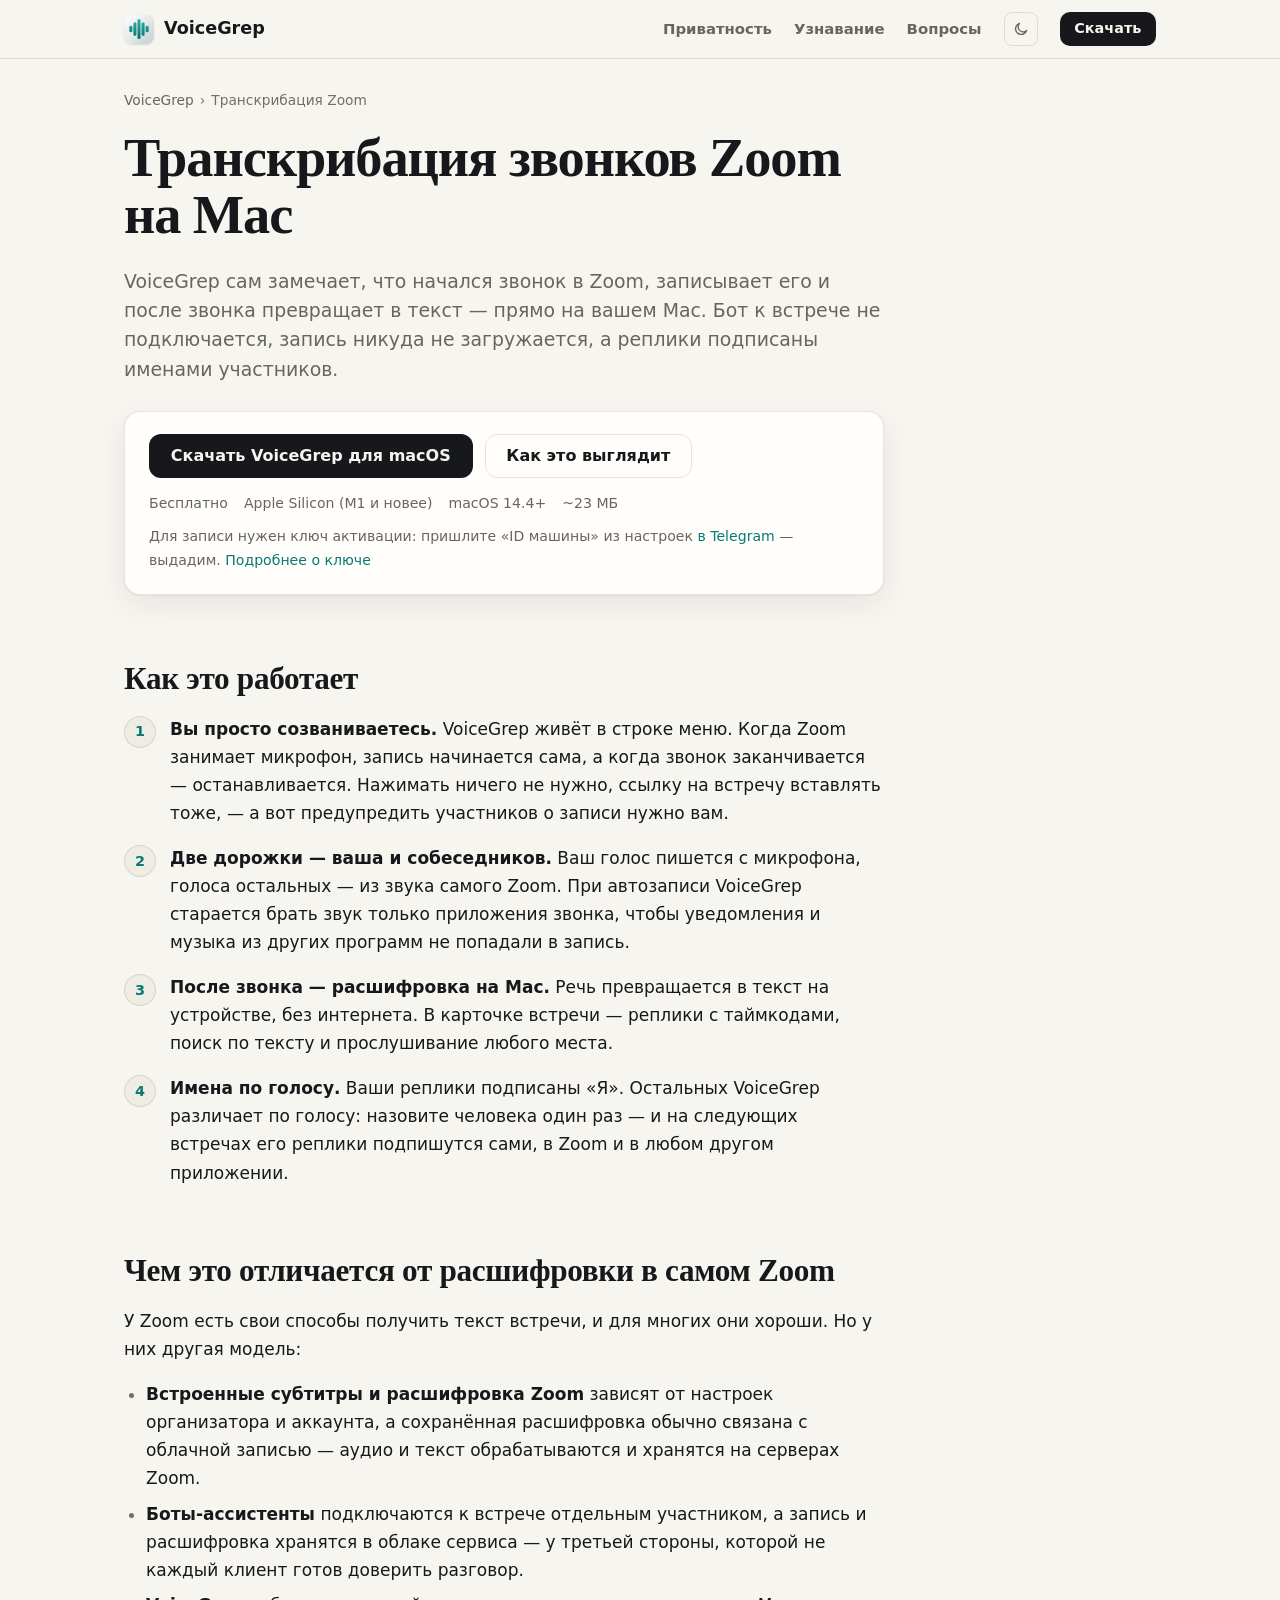
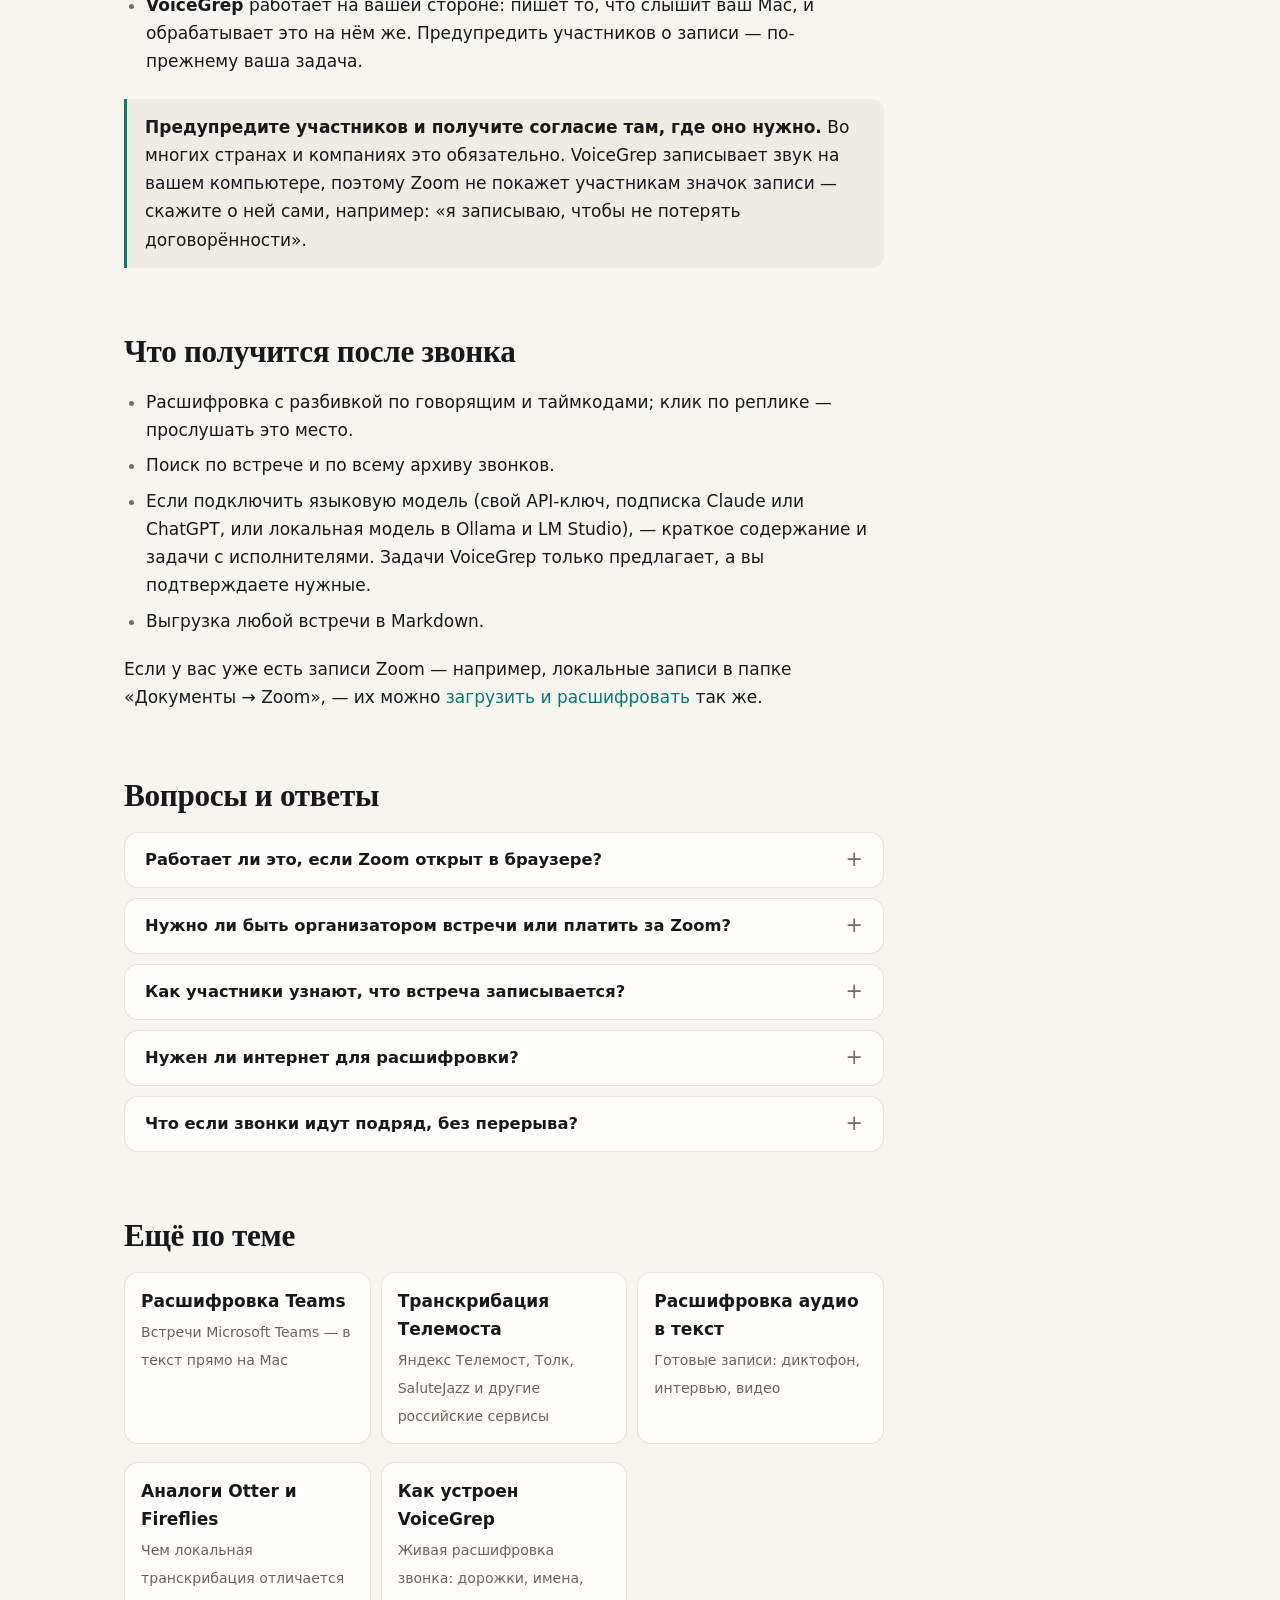
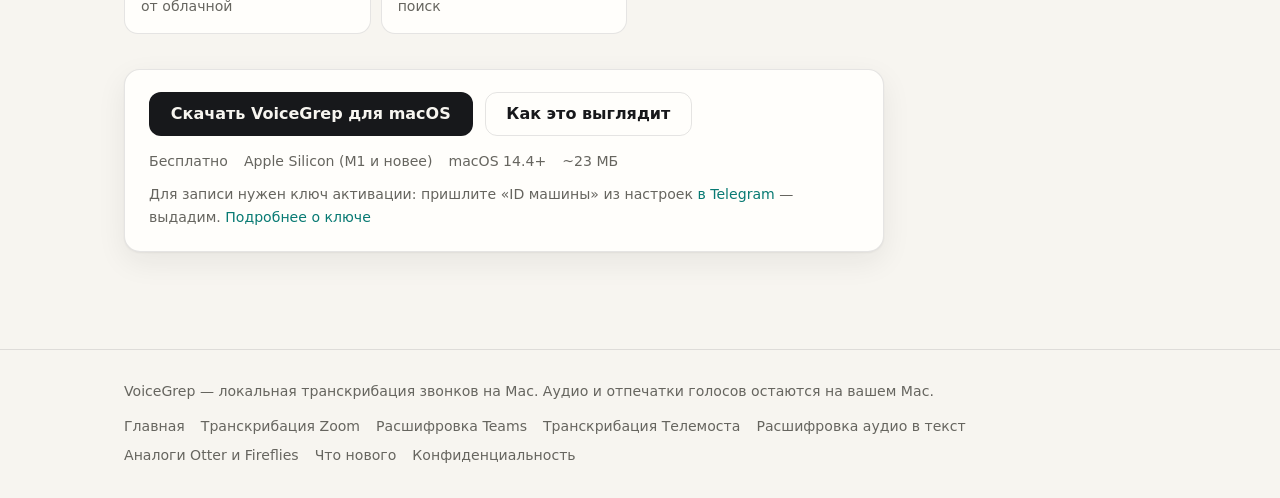
<file: ru/transkribaciya-zoom/index.html>
<!DOCTYPE html>
<html lang="ru">
<head>
<meta charset="utf-8">
<meta name="viewport" content="width=device-width, initial-scale=1">
<title>Транскрибация звонков Zoom на Mac — без бота | VoiceGrep</title>
<meta name="description" content="Как получить расшифровку звонка Zoom на Mac: VoiceGrep сам записывает звонок, после него делает транскрибацию на устройстве и подписывает участников по голосу.">
<meta property="og:title" content="Транскрибация звонков Zoom прямо на Mac">
<meta property="og:description" content="Как получить расшифровку звонка Zoom на Mac: VoiceGrep сам записывает звонок, после него делает транскрибацию на устройстве и подписывает участников по голосу.">
<meta property="og:type" content="article">
<meta property="og:url" content="https://voicegrep.com/ru/transkribaciya-zoom/">
<meta property="og:locale" content="ru_RU">
<meta property="og:site_name" content="VoiceGrep">
<meta property="og:image" content="https://voicegrep.com/og-image.png">
<meta property="og:image:width" content="1200">
<meta property="og:image:height" content="630">
<meta property="og:image:alt" content="VoiceGrep: «Расшифровка звонков прямо на вашем Mac» и дорожки говорящих">
<meta name="twitter:card" content="summary_large_image">
<meta name="theme-color" content="#f7f5f0" media="(prefers-color-scheme: light)">
<meta name="theme-color" content="#0e0f12" media="(prefers-color-scheme: dark)">
<link rel="icon" href="../../favicon.ico" sizes="32x32">
<link rel="icon" href="../../favicon.svg" type="image/svg+xml">
<link rel="apple-touch-icon" href="../../apple-touch-icon.png">
<link rel="canonical" href="https://voicegrep.com/ru/transkribaciya-zoom/">
<link rel="stylesheet" href="../../guide.css">
<script>
  // Before first paint: phones get "send the link to your Mac" instead of the download button,
  // and the theme the visitor picked on the landing (shared key) applies without a flash.
  if (navigator.maxTouchPoints > 0 && window.matchMedia && matchMedia('(pointer: coarse)').matches) document.documentElement.classList.add('touch');
  (function () {
    var t = null; try { t = localStorage.getItem('vg.landing.theme'); } catch (e) {}
    if (t !== 'dark' && t !== 'light') t = window.matchMedia && matchMedia('(prefers-color-scheme: dark)').matches ? 'dark' : 'light';
    document.documentElement.setAttribute('data-theme', t);
  })();
</script>
<script src="../../guide.js" defer></script>
<!-- seo:jsonld:start -->
<script type="application/ld+json">
{
 "@context": "https://schema.org",
 "@graph": [
  {
   "@type": "WebSite",
   "@id": "https://voicegrep.com/#website",
   "url": "https://voicegrep.com/",
   "name": "VoiceGrep",
   "inLanguage": [
    "ru",
    "en"
   ],
   "publisher": {
    "@id": "https://voicegrep.com/#org"
   }
  },
  {
   "@type": "Organization",
   "@id": "https://voicegrep.com/#org",
   "name": "VoiceGrep",
   "url": "https://voicegrep.com/",
   "logo": "https://voicegrep.com/apple-touch-icon.png",
   "sameAs": [
    "https://t.me/ilyabazhenov",
    "https://github.com/ilyabazhenov/voicegrep-releases"
   ]
  },
  {
   "@type": "WebPage",
   "@id": "https://voicegrep.com/ru/transkribaciya-zoom/#page",
   "url": "https://voicegrep.com/ru/transkribaciya-zoom/",
   "name": "Транскрибация звонков Zoom прямо на Mac",
   "description": "Как получить расшифровку звонка Zoom на Mac: VoiceGrep сам записывает звонок, после него делает транскрибацию на устройстве и подписывает участников по голосу.",
   "inLanguage": "ru",
   "isPartOf": {
    "@id": "https://voicegrep.com/#website"
   },
   "about": {
    "@id": "https://voicegrep.com/ru/#app"
   },
   "publisher": {
    "@id": "https://voicegrep.com/#org"
   },
   "breadcrumb": {
    "@id": "https://voicegrep.com/ru/transkribaciya-zoom/#crumbs"
   }
  },
  {
   "@type": "BreadcrumbList",
   "@id": "https://voicegrep.com/ru/transkribaciya-zoom/#crumbs",
   "itemListElement": [
    {
     "@type": "ListItem",
     "position": 1,
     "name": "VoiceGrep",
     "item": "https://voicegrep.com/ru/"
    },
    {
     "@type": "ListItem",
     "position": 2,
     "name": "Транскрибация Zoom",
     "item": "https://voicegrep.com/ru/transkribaciya-zoom/"
    }
   ]
  },
  {
   "@type": "FAQPage",
   "@id": "https://voicegrep.com/ru/transkribaciya-zoom/#faq",
   "url": "https://voicegrep.com/ru/transkribaciya-zoom/",
   "inLanguage": "ru",
   "mainEntity": [
    {
     "@type": "Question",
     "name": "Работает ли это, если Zoom открыт в браузере?",
     "acceptedAnswer": {
      "@type": "Answer",
      "text": "\u003cp>Да. VoiceGrep замечает звонок по тому, что микрофон занят, — неважно, приложение Zoom это или вкладка браузера. Для звонка в браузере система не сообщает, какая вкладка звонит, поэтому обычно пишется весь звук системы — закройте лишнее, что играет звук.\u003c/p>"
     }
    },
    {
     "@type": "Question",
     "name": "Нужно ли быть организатором встречи или платить за Zoom?",
     "acceptedAnswer": {
      "@type": "Answer",
      "text": "\u003cp>Сначала главное: разрешение на запись даёт не программа — предупредите участников и проверьте, что запись допускают правила встречи и вашей компании. Технически VoiceGrep не пользуется функциями Zoom, поэтому ни роль организатора, ни платный тариф для него не нужны.\u003c/p>"
     }
    },
    {
     "@type": "Question",
     "name": "Как участники узнают, что встреча записывается?",
     "acceptedAnswer": {
      "@type": "Answer",
      "text": "\u003cp>От вас: скажите о записи в начале звонка и получите согласие там, где оно нужно. VoiceGrep не подключается к встрече, поэтому сам Zoom участникам о записи не сообщит.\u003c/p>"
     }
    },
    {
     "@type": "Question",
     "name": "Нужен ли интернет для расшифровки?",
     "acceptedAnswer": {
      "@type": "Answer",
      "text": "\u003cp>Только один раз — чтобы скачать модель распознавания (0,6–1 ГБ). Дальше транскрибация и узнавание голосов работают без сети; сеть нужна лишь для проверки обновлений и для облачной языковой модели, если вы её подключите для саммари: ей уходит текст встреч, но не аудио и не голоса.\u003c/p>"
     }
    },
    {
     "@type": "Question",
     "name": "Что если звонки идут подряд, без перерыва?",
     "acceptedAnswer": {
      "@type": "Answer",
      "text": "\u003cp>При автозаписи VoiceGrep, как правило, разделит их на отдельные встречи — по паузе между звонками или по смене приложения. Если два звонка всё же склеились в одну встречу, её можно разделить вручную.\u003c/p>"
     }
    }
   ]
  }
 ]
}
</script>
<!-- seo:jsonld:end -->
</head>
<body>
  <nav class="top" aria-label="Навигация">
    <div class="wrap nav-in">
      <a class="brand" href="../" aria-label="VoiceGrep — на главную">
        <svg width="30" height="30" viewBox="100 100 824 824" aria-hidden="true"><defs><linearGradient id="lg-m" x1="132" y1="116" x2="892" y2="916" gradientUnits="userSpaceOnUse"><stop offset="0" stop-color="#FCFDFD"/><stop offset=".52" stop-color="#E4E9EA"/><stop offset="1" stop-color="#C4CED1"/></linearGradient><linearGradient id="lg-w" x1="512" y1="236" x2="512" y2="788" gradientUnits="userSpaceOnUse"><stop offset="0" stop-color="#2FB3A2"/><stop offset="1" stop-color="#06706B"/></linearGradient></defs><rect x="100" y="100" width="824" height="824" rx="184" fill="url(#lg-m)"/><rect class="rim" x="101" y="101" width="822" height="822" rx="183" fill="none" stroke="#5E7378" stroke-width="2" opacity=".28"/><g fill="url(#lg-w)"><rect x="246" y="420" width="84" height="184" rx="42"/><rect x="358" y="328" width="84" height="368" rx="42"/><rect x="470" y="236" width="84" height="552" rx="42"/><rect x="582" y="328" width="84" height="368" rx="42"/><rect x="694" y="420" width="84" height="184" rx="42"/></g></svg>
        VoiceGrep
      </a>
      <div class="nav-links">
        <a class="txt" href="../#t-privacy">Приватность</a>
        <a class="txt" href="../#t-names">Узнавание</a>
        <a class="txt" href="../#faq">Вопросы</a>
        <button class="theme js-theme" type="button" aria-pressed="false" aria-label="Тёмная тема" title="Тёмная тема"><svg class="i-moon" width="16" height="16" viewBox="0 0 24 24" fill="none" stroke="currentColor" stroke-width="2" stroke-linecap="round" stroke-linejoin="round" aria-hidden="true"><path d="M20.5 14.1A8.5 8.5 0 1 1 9.9 3.5a6.6 6.6 0 0 0 10.6 10.6z"/></svg><svg class="i-sun" width="16" height="16" viewBox="0 0 24 24" fill="none" stroke="currentColor" stroke-width="2" stroke-linecap="round" stroke-linejoin="round" aria-hidden="true"><circle cx="12" cy="12" r="4"/><path d="M12 2.5v2M12 19.5v2M2.5 12h2M19.5 12h2M5.3 5.3l1.4 1.4M17.3 17.3l1.4 1.4M5.3 18.7l1.4-1.4M17.3 6.7l1.4-1.4"/></svg></button>
        <a class="btn sm no-touch" href="../../VoiceGrep-1.13.0.dmg">Скачать</a>
        <button class="btn sm only-touch js-share" type="button" data-done="Скопировано" title="Отправить ссылку на Mac"><span class="lbl" aria-live="polite">На Mac</span></button>
      </div>
    </div>
  </nav>

  <div class="wrap">
    <nav aria-label="Вы здесь">
      <ol class="crumbs">
        <li><a href="../">VoiceGrep</a></li>
        <li aria-current="page">Транскрибация Zoom</li>
      </ol>
    </nav>
    <article class="guide">
      <h1>Транскрибация звонков Zoom на&nbsp;Mac</h1>
      <p class="lead">VoiceGrep сам замечает, что начался звонок в Zoom, записывает его и после звонка превращает в текст — прямо на вашем Mac. Бот к встрече не подключается, запись никуда не загружается, а реплики подписаны именами участников.</p>
      <div class="cta">
        <div class="cta-row">
          <a class="btn no-touch" href="../../VoiceGrep-1.13.0.dmg">Скачать VoiceGrep для macOS</a>
          <button class="btn only-touch js-share" type="button" data-done="Ссылка скопирована"><span class="lbl" aria-live="polite">Отправить ссылку на Mac</span></button>
          <a class="btn ghost" href="../">Как это выглядит</a>
        </div>
        <p class="meta"><span>Бесплатно</span><span>Apple Silicon (M1 и новее)</span><span>macOS 14.4+</span><span>~23&nbsp;МБ</span></p>
        <p class="note">Для записи нужен ключ активации: пришлите «ID машины» из настроек <a href="https://t.me/ilyabazhenov">в&nbsp;Telegram</a> — выдадим. <a href="../#faq-key">Подробнее о ключе</a></p>
      </div>

      <h2>Как это работает</h2>
      <ol class="steps">
        <li><b>Вы просто созваниваетесь.</b> VoiceGrep живёт в строке меню. Когда Zoom занимает микрофон, запись начинается сама, а когда звонок заканчивается — останавливается. Нажимать ничего не нужно, ссылку на встречу вставлять тоже, — а вот предупредить участников о записи нужно вам.</li>
        <li><b>Две дорожки — ваша и собеседников.</b> Ваш голос пишется с микрофона, голоса остальных — из звука самого Zoom. При автозаписи VoiceGrep старается брать звук только приложения звонка, чтобы уведомления и музыка из других программ не попадали в запись.</li>
        <li><b>После звонка — расшифровка на Mac.</b> Речь превращается в текст на устройстве, без интернета. В карточке встречи — реплики с таймкодами, поиск по тексту и прослушивание любого места.</li>
        <li><b>Имена по голосу.</b> Ваши реплики подписаны «Я». Остальных VoiceGrep различает по голосу: назовите человека один раз — и на следующих встречах его реплики подпишутся сами, в Zoom и в любом другом приложении.</li>
      </ol>

      <h2>Чем это отличается от расшифровки в самом Zoom</h2>
      <p>У Zoom есть свои способы получить текст встречи, и для многих они хороши. Но у них другая модель:</p>
      <ul>
        <li><b>Встроенные субтитры и расшифровка Zoom</b> зависят от настроек организатора и аккаунта, а сохранённая расшифровка обычно связана с облачной записью — аудио и текст обрабатываются и хранятся на серверах Zoom.</li>
        <li><b>Боты-ассистенты</b> подключаются к встрече отдельным участником, а запись и расшифровка хранятся в облаке сервиса — у третьей стороны, которой не каждый клиент готов доверить разговор.</li>
        <li><b>VoiceGrep</b> работает на вашей стороне: пишет то, что слышит ваш Mac, и обрабатывает это на нём же. Предупредить участников о записи — по-прежнему ваша задача.</li>
      </ul>
      <div class="callout">
        <p><b>Предупредите участников и получите согласие там, где оно нужно.</b> Во многих странах и компаниях это обязательно. VoiceGrep записывает звук на вашем компьютере, поэтому Zoom не покажет участникам значок записи — скажите о ней сами, например: «я записываю, чтобы не потерять договорённости».</p>
      </div>

      <h2>Что получится после звонка</h2>
      <ul>
        <li>Расшифровка с разбивкой по говорящим и таймкодами; клик по реплике — прослушать это место.</li>
        <li>Поиск по встрече и по всему архиву звонков.</li>
        <li>Если подключить языковую модель (свой API-ключ, подписка Claude или ChatGPT, или локальная модель в Ollama и LM Studio), — краткое содержание и задачи с исполнителями. Задачи VoiceGrep только предлагает, а вы подтверждаете нужные.</li>
        <li>Выгрузка любой встречи в Markdown.</li>
      </ul>
      <p>Если у вас уже есть записи Zoom — например, локальные записи в папке «Документы → Zoom», — их можно <a href="../rasshifrovka-audio/">загрузить и расшифровать</a> так же.</p>

      <h2>Вопросы и ответы</h2>
      <div class="faq-list">
        <details class="qa" id="faq-zoom-browser">
          <summary><h3>Работает ли это, если Zoom открыт в браузере?</h3></summary>
          <div class="ans"><p>Да. VoiceGrep замечает звонок по тому, что микрофон занят, — неважно, приложение Zoom это или вкладка браузера. Для звонка в браузере система не сообщает, какая вкладка звонит, поэтому обычно пишется весь звук системы — закройте лишнее, что играет звук.</p></div>
        </details>
        <details class="qa" id="faq-zoom-host">
          <summary><h3>Нужно ли быть организатором встречи или платить за Zoom?</h3></summary>
          <div class="ans"><p>Сначала главное: разрешение на запись даёт не программа — предупредите участников и проверьте, что запись допускают правила встречи и вашей компании. Технически VoiceGrep не пользуется функциями Zoom, поэтому ни роль организатора, ни платный тариф для него не нужны.</p></div>
        </details>
        <details class="qa" id="faq-zoom-notice">
          <summary><h3>Как участники узнают, что встреча записывается?</h3></summary>
          <div class="ans"><p>От вас: скажите о записи в начале звонка и получите согласие там, где оно нужно. VoiceGrep не подключается к встрече, поэтому сам Zoom участникам о записи не сообщит.</p></div>
        </details>
        <details class="qa" id="faq-zoom-internet">
          <summary><h3>Нужен ли интернет для расшифровки?</h3></summary>
          <div class="ans"><p>Только один раз — чтобы скачать модель распознавания (0,6–1 ГБ). Дальше транскрибация и узнавание голосов работают без сети; сеть нужна лишь для проверки обновлений и для облачной языковой модели, если вы её подключите для саммари: ей уходит текст встреч, но не аудио и не голоса.</p></div>
        </details>
        <details class="qa" id="faq-zoom-back2back">
          <summary><h3>Что если звонки идут подряд, без перерыва?</h3></summary>
          <div class="ans"><p>При автозаписи VoiceGrep, как правило, разделит их на отдельные встречи — по паузе между звонками или по смене приложения. Если два звонка всё же склеились в одну встречу, её можно разделить вручную.</p></div>
        </details>
      </div>

      <h2>Ещё по теме</h2>
      <ul class="related">
        <li><a href="../transkribaciya-teams/"><b>Расшифровка Teams</b> <span>Встречи Microsoft Teams — в текст прямо на Mac</span></a></li>
        <li><a href="../transkribaciya-telemost/"><b>Транскрибация Телемоста</b> <span>Яндекс Телемост, Толк, SaluteJazz и другие российские сервисы</span></a></li>
        <li><a href="../rasshifrovka-audio/"><b>Расшифровка аудио в текст</b> <span>Готовые записи: диктофон, интервью, видео</span></a></li>
        <li><a href="../alternativy/"><b>Аналоги Otter и Fireflies</b> <span>Чем локальная транскрибация отличается от облачной</span></a></li>
        <li><a href="../"><b>Как устроен VoiceGrep</b> <span>Живая расшифровка звонка: дорожки, имена, поиск</span></a></li>
      </ul>
      <div class="cta">
        <div class="cta-row">
          <a class="btn no-touch" href="../../VoiceGrep-1.13.0.dmg">Скачать VoiceGrep для macOS</a>
          <button class="btn only-touch js-share" type="button" data-done="Ссылка скопирована"><span class="lbl" aria-live="polite">Отправить ссылку на Mac</span></button>
          <a class="btn ghost" href="../">Как это выглядит</a>
        </div>
        <p class="meta"><span>Бесплатно</span><span>Apple Silicon (M1 и новее)</span><span>macOS 14.4+</span><span>~23&nbsp;МБ</span></p>
        <p class="note">Для записи нужен ключ активации: пришлите «ID машины» из настроек <a href="https://t.me/ilyabazhenov">в&nbsp;Telegram</a> — выдадим. <a href="../#faq-key">Подробнее о ключе</a></p>
      </div>
    </article>
  </div>

  <footer>
    <div class="wrap foot-in">
      <span>VoiceGrep — локальная транскрибация звонков на Mac. Аудио и отпечатки голосов остаются на вашем Mac.</span>
      <nav aria-label="Разделы">
        <a href="../">Главная</a>
        <a href="../transkribaciya-zoom/" aria-current="page">Транскрибация Zoom</a>
        <a href="../transkribaciya-teams/">Расшифровка Teams</a>
        <a href="../transkribaciya-telemost/">Транскрибация Телемоста</a>
        <a href="../rasshifrovka-audio/">Расшифровка аудио в текст</a>
        <a href="../alternativy/">Аналоги Otter и Fireflies</a>
        <a href="../changelog/">Что нового</a>
        <a href="../privacy/">Конфиденциальность</a>
      </nav>
    </div>
  </footer>
  <!-- Cloudflare Web Analytics: cookieless page-view counter (no personal data, no consent banner). The token is a public site id. -->
  <script type='module' src='https://static.cloudflareinsights.com/beacon.min.js' data-cf-beacon='{"token": "cc5905c787cb42c3b4dce62a4beda4ab"}'></script>
</body>
</html>
</file>
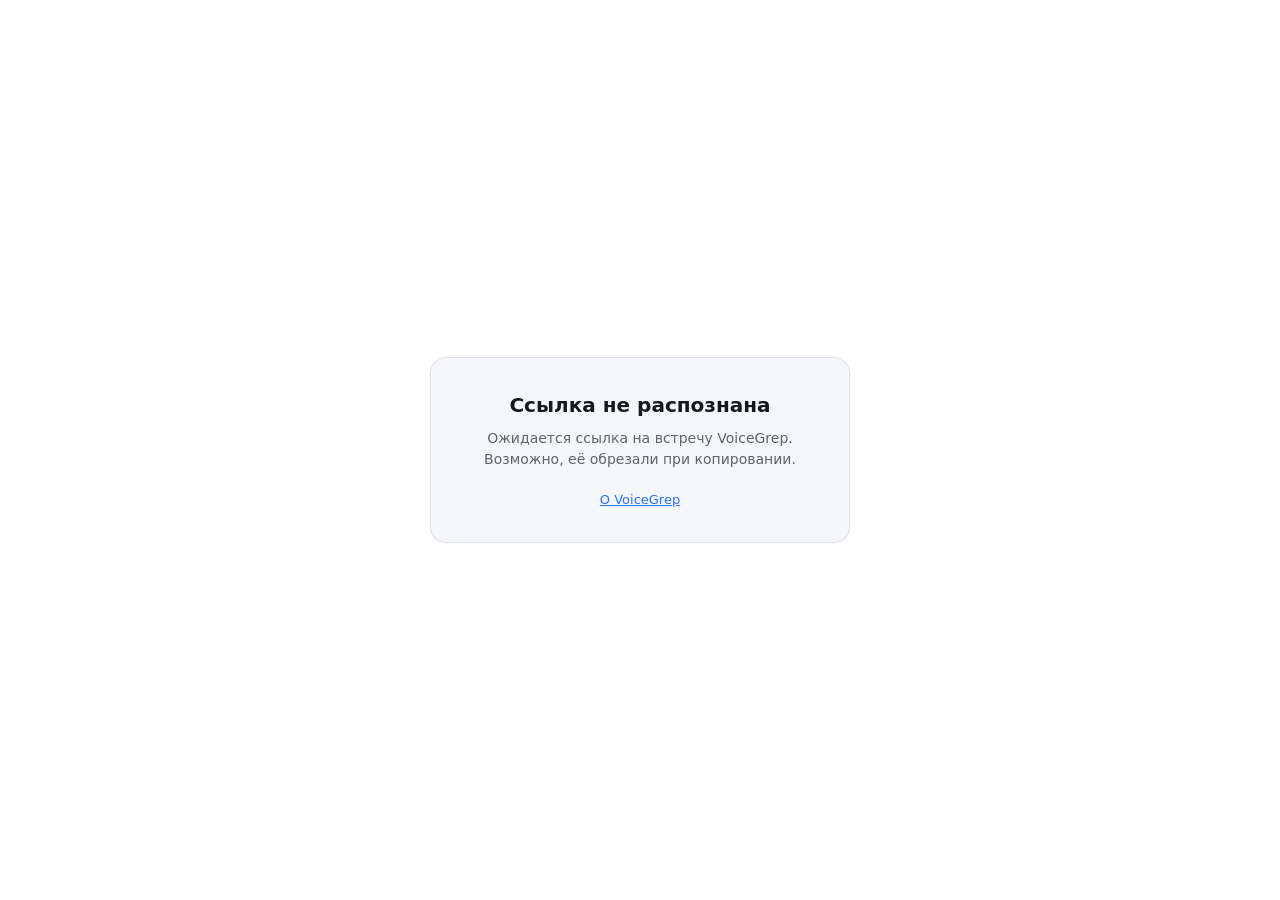
<file: open.html>
<!DOCTYPE html>
<!--
  Переадресация https → voicegrep://meeting/<UUID> (см. Sources/App/MeetingDeepLink.swift).

  Зачем: чаты (Claude Desktop и т.п.) пропускают по клику только http(s), а схему
  voicegrep:// молча глотают. MCP отдаёт https-ссылку на эту страницу, страница
  открывает встречу в приложении.

  Приватность: id встречи стоит во ФРАГМЕНТЕ (#meeting/<UUID>) — браузер его на
  сервер не отправляет, в логах хостинга его нет. Никаких внешних скриптов,
  шрифтов, счётчиков; referrer не передаётся.

  Источник истины — этот файл в основном репозитории; publish.sh копирует его
  в корень voicegrep-releases (GitHub Pages). Формат фрагмента — контракт с
  MeetingDeepLink.webURL и тестом MeetingDeepLinkTests: ссылки уже лежат в чатах.
-->
<html lang="ru">
<head>
<meta charset="utf-8">
<meta name="viewport" content="width=device-width, initial-scale=1">
<meta name="referrer" content="no-referrer">
<meta name="robots" content="noindex, nofollow">
<title>Открыть в VoiceGrep</title>
<style>
  :root {
    color-scheme: light dark;
    --bg: #ffffff; --fg: #15181d; --muted: #5f636c;
    --accent: #2b6fff; --card: #f6f7fb; --border: rgba(20,24,31,.10);
  }
  @media (prefers-color-scheme: dark) {
    :root { --bg: #0a0b0e; --fg: #eceef2; --muted: #9aa0ab; --card: #15171c; --border: rgba(255,255,255,.10); }
  }
  * { box-sizing: border-box; }
  body {
    margin: 0; min-height: 100vh; display: grid; place-items: center; padding: 16px;
    background: var(--bg); color: var(--fg);
    font: 16px/1.5 -apple-system, BlinkMacSystemFont, "Segoe UI", system-ui, sans-serif;
  }
  main {
    width: 100%; max-width: 420px; padding: 32px 28px; text-align: center;
    background: var(--card); border: 1px solid var(--border); border-radius: 16px;
  }
  h1 { font-size: 20px; margin: 0 0 8px; }
  p { margin: 0 0 16px; color: var(--muted); font-size: 14px; }
  .button {
    display: inline-block; padding: 10px 22px; border-radius: 10px;
    background: var(--accent); color: #fff; text-decoration: none; font-weight: 600;
  }
  .hint { margin: 20px 0 0; font-size: 13px; }
  .hint a { color: var(--accent); }
  [hidden] { display: none !important; }
</style>
</head>
<body>
<main>
  <section id="ok" hidden>
    <h1>Открываем встречу в VoiceGrep…</h1>
    <p>Браузер может спросить разрешение открыть VoiceGrep — разрешите. Если ничего не произошло, нажмите кнопку.</p>
    <a id="open" class="button" href="#">Открыть в VoiceGrep</a>
    <p class="hint">Встреча открыта? Вкладку можно закрыть.<br>
      VoiceGrep не установлен? <a href="./">Скачать</a></p>
  </section>
  <section id="bad" hidden>
    <h1>Ссылка не распознана</h1>
    <p>Ожидается ссылка на встречу VoiceGrep. Возможно, её обрезали при копировании.</p>
    <p class="hint"><a href="./">О VoiceGrep</a></p>
  </section>
  <noscript><p>Для перехода нужен JavaScript.</p></noscript>
</main>
<script>
  (function () {
    // Строго: #meeting/<UUID> — и ничего больше. Всё остальное не превращаем в переход.
    var m = /^#meeting\/([0-9a-f]{8}-[0-9a-f]{4}-[0-9a-f]{4}-[0-9a-f]{4}-[0-9a-f]{12})\/?$/i
      .exec(window.location.hash);
    if (!m) { document.getElementById("bad").hidden = false; return; }
    var target = "voicegrep://meeting/" + m[1].toUpperCase();
    document.getElementById("open").href = target;
    document.getElementById("ok").hidden = false;
    window.location.href = target;
  })();
</script>
</body>
</html>
</file>
<file: guide.css>
/* Guide pages (/ru/<slug>/): the landing's tokens and type, a plain article layout.
   Tokens mirror ru/index.html — change a color there, change it here. Dark tokens live TWICE
   (system unless light is picked, and html[data-theme="dark"]) — edit one, edit the other. */
:root {
  color-scheme: light dark;
  --bg: #f7f5f0; --bg-2: #efece4; --card: #fffefb; --fg: #17181b; --muted: #66655f; --faint: #716f67;
  --line: rgba(23,24,27,.11); --line-2: rgba(23,24,27,.06); --accent: #087a73; --me: #0c7f75;
  --shadow: 0 1px 2px rgba(23,24,27,.05), 0 10px 30px rgba(23,24,27,.07);
  --sans: -apple-system, BlinkMacSystemFont, "SF Pro Text", system-ui, "Segoe UI", Roboto, sans-serif;
  --serif: ui-serif, "New York", "Iowan Old Style", Georgia, "Times New Roman", serif;
  --mono: ui-monospace, "SF Mono", SFMono-Regular, Menlo, Consolas, monospace;
}
@media (prefers-color-scheme: dark) {
  :root:not([data-theme="light"]) {
    --bg: #0e0f12; --bg-2: #17191d; --card: #15171b; --fg: #f1f0ec; --muted: #a09e97; --faint: #86847d;
    --line: rgba(255,255,255,.11); --line-2: rgba(255,255,255,.06); --accent: #3cc9bb; --me: #2fbfb0;
    --shadow: 0 1px 2px rgba(0,0,0,.4), 0 10px 30px rgba(0,0,0,.35);
  }
}
:root[data-theme="light"] { color-scheme: light; }
:root[data-theme="dark"] {
  color-scheme: dark;
  --bg: #0e0f12; --bg-2: #17191d; --card: #15171b; --fg: #f1f0ec; --muted: #a09e97; --faint: #86847d;
  --line: rgba(255,255,255,.11); --line-2: rgba(255,255,255,.06); --accent: #3cc9bb; --me: #2fbfb0;
  --shadow: 0 1px 2px rgba(0,0,0,.4), 0 10px 30px rgba(0,0,0,.35);
}

* { box-sizing: border-box; }
body {
  margin: 0; background: var(--bg); color: var(--fg); font: 17px/1.65 var(--sans);
  -webkit-font-smoothing: antialiased; text-rendering: optimizeLegibility;
  -webkit-text-size-adjust: 100%; text-size-adjust: 100%;
}
.wrap { max-width: 1080px; margin: 0 auto; padding: 0 24px; }
a { color: var(--accent); text-decoration: none; }
a:hover { text-decoration: underline; text-underline-offset: 3px; }
button { font: inherit; color: inherit; }
:focus-visible { outline: 2px solid var(--accent); outline-offset: 2px; border-radius: 6px; }

/* ---------- buttons ---------- */
.btn {
  display: inline-flex; align-items: center; justify-content: center; gap: .5em;
  border: 1px solid transparent; cursor: pointer; text-decoration: none !important;
  padding: .72em 1.3em; border-radius: 12px; font-weight: 650; font-size: 1rem; line-height: 1.2;
  background: var(--fg); color: var(--bg); transition: transform .12s ease, opacity .12s ease;
}
@media (hover: hover) { .btn:hover { transform: translateY(-1px); opacity: .92; } }
.btn.ghost { background: transparent; color: var(--fg); border-color: var(--line); }
.btn.sm { padding: .5em .95em; font-size: .9rem; border-radius: 10px; }
.only-touch { display: none !important; }
html.touch .only-touch { display: inline-flex !important; }
html.touch .no-touch { display: none !important; }

/* ---------- nav ---------- */
nav.top {
  position: sticky; top: 0; z-index: 50; background: var(--bg);
  background: color-mix(in srgb, var(--bg) 84%, transparent);
  -webkit-backdrop-filter: saturate(160%) blur(16px); backdrop-filter: saturate(160%) blur(16px);
  border-bottom: 1px solid var(--line);
}
.nav-in { display: flex; align-items: center; justify-content: space-between; height: 58px; gap: 16px; }
.brand { display: flex; align-items: center; gap: 10px; font-weight: 700; font-size: 1.1rem; color: var(--fg); text-decoration: none !important; }
.brand svg { flex: none; border-radius: 8px; box-shadow: 0 1px 2px rgba(0,0,0,.12); }
.nav-links { display: flex; align-items: center; gap: 22px; }
.nav-links a.txt { color: var(--muted); font-size: .93rem; font-weight: 550; white-space: nowrap; }
.nav-links a.txt:hover { color: var(--fg); text-decoration: none; }
.theme {
  display: grid; place-items: center; width: 34px; height: 34px; padding: 0; cursor: pointer;
  color: var(--muted); background: transparent; border: 1px solid var(--line); border-radius: 8px;
}
.theme:hover { color: var(--fg); }
/* RU/EN switch — same look as the landing's (index.html / ru/index.html .lang) */
.lang { font-size: .82rem; font-weight: 650; color: var(--muted); padding: .3em .6em; border-radius: 8px; border: 1px solid var(--line); }
.lang:hover { color: var(--fg); text-decoration: none; }
html:not([data-theme]) .js-theme { display: none; }
.js-theme .i-sun, [data-theme="dark"] .js-theme .i-moon { display: none; }
[data-theme="dark"] .js-theme .i-sun { display: block; }
@media (max-width: 760px) { .nav-links a.txt { display: none; } .nav-links { gap: 12px; } }
@media (max-width: 560px) { .lang { min-height: 34px; display: inline-flex; align-items: center; } }

/* ---------- article ---------- */
.crumbs { font-size: .86rem; color: var(--faint); margin: 30px 0 0; padding: 0; list-style: none; display: flex; flex-wrap: wrap; gap: 6px; }
.crumbs li + li::before { content: "›"; content: "›" / ""; margin-right: 6px; color: var(--faint); }
.crumbs a { color: var(--muted); }
article.guide { max-width: 760px; padding-bottom: 20px; }
h1 {
  font-family: var(--serif); font-weight: 600; letter-spacing: -.02em;
  font-size: clamp(2.1rem, 5.4vw, 3.4rem); line-height: 1.06; margin: 18px 0 .4em;
}
.lead { font-size: 1.18rem; line-height: 1.55; color: var(--muted); margin: 0 0 1.4em; }
h2 { font-family: var(--serif); font-weight: 600; font-size: clamp(1.5rem, 3.4vw, 1.95rem); line-height: 1.2; letter-spacing: -.01em; margin: 2.1em 0 .55em; }
h3 { font-size: 1.08rem; line-height: 1.35; margin: 1.6em 0 .4em; }
article p, article li { color: var(--fg); }
article p { margin: 0 0 1em; }
article ul, article ol { padding-left: 1.3em; margin: 0 0 1.2em; }
article li { margin: 0 0 .45em; }
article li::marker { color: var(--faint); }
.muted { color: var(--muted) !important; }

.cta {
  background: var(--card); border: 1px solid var(--line); border-radius: 16px; box-shadow: var(--shadow);
  padding: 22px 24px; margin: 1.6em 0 1.2em;
}
.cta-row { display: flex; flex-wrap: wrap; align-items: center; gap: 12px; }
.meta { display: flex; flex-wrap: wrap; gap: 4px 16px; font-size: .88rem; color: var(--muted); margin: 1em 0 0; }
.cta .note { font-size: .88rem; color: var(--muted); margin: .7em 0 0; }

ol.steps { counter-reset: step; list-style: none; padding: 0; }
ol.steps > li { counter-increment: step; position: relative; padding-left: 46px; margin: 0 0 1em; }
ol.steps > li::before {
  content: counter(step); position: absolute; left: 0; top: .05em; width: 30px; height: 30px; border-radius: 50%;
  display: grid; place-items: center; font: 650 .9rem/1 var(--sans); color: var(--accent); background: var(--bg-2); border: 1px solid var(--line);
}

.callout { border-left: 3px solid var(--accent); background: var(--bg-2); border-radius: 0 12px 12px 0; padding: 14px 18px; margin: 1.4em 0; }
.callout p:last-child { margin-bottom: 0; }

.table-wrap:focus-visible { outline: 2px solid var(--accent); outline-offset: 2px; }
.table-wrap { overflow-x: auto; margin: 1.2em 0 1.4em; border: 1px solid var(--line); border-radius: 14px; background: var(--card); }
table { border-collapse: collapse; width: 100%; min-width: 640px; font-size: .92rem; line-height: 1.45; }
th, td { text-align: left; vertical-align: top; padding: 11px 14px; border-bottom: 1px solid var(--line-2); }
thead th { font-weight: 650; background: var(--bg-2); }
tbody th { font-weight: 600; color: var(--muted); width: 26%; }
tr:last-child th, tr:last-child td { border-bottom: 0; }
td.us { background: color-mix(in srgb, var(--accent) 7%, transparent); }
/* phones: the row labels stay put while the columns scroll under them */
th[scope="row"], thead th:first-child { position: sticky; left: 0; z-index: 1; background: var(--card); }
thead th:first-child { background: var(--bg-2); }
@media (max-width: 560px) { tbody th { width: auto; min-width: 118px; } table { min-width: 600px; } }

/* ---------- FAQ (same markup as the landing: scripts/landing_seo.py parses it) ---------- */
.faq-list { display: grid; gap: 10px; margin: 1em 0 0; }
.qa { background: var(--card); border: 1px solid var(--line); border-radius: 14px; scroll-margin-top: 80px; }
.qa summary { list-style: none; cursor: pointer; display: flex; align-items: center; gap: 14px; padding: 16px 20px; border-radius: 14px; }
.qa summary::-webkit-details-marker { display: none; }
.qa summary h3 { margin: 0; font-size: 1.02rem; font-weight: 600; line-height: 1.35; flex: 1; }
.qa summary::after { content: "+"; content: "+" / ""; flex: none; font: 500 1.3rem/1 var(--sans); color: var(--faint); transition: transform .2s ease; }
.qa[open] summary::after { transform: rotate(45deg); }
.qa .ans { padding: 0 20px 16px; color: var(--muted); line-height: 1.6; }
.qa .ans p { margin: 0 0 .6em; color: var(--muted); }
.qa .ans p:last-child { margin-bottom: 0; }
@media (prefers-reduced-motion: reduce) { .qa summary::after { transition: none; } .btn { transition: none; } }

/* ---------- related guides ---------- */
.related { display: grid; grid-template-columns: repeat(auto-fill, minmax(220px, 1fr)); gap: 10px; margin: 1em 0 0; padding: 0; list-style: none; }
.related a {
  display: block; height: 100%; padding: 14px 16px; border: 1px solid var(--line); border-radius: 14px;
  background: var(--card); color: var(--fg); text-decoration: none;
}
.related a:hover { border-color: var(--accent); }
.related b { display: block; font-weight: 650; margin-bottom: 2px; }
.related span { font-size: .88rem; color: var(--muted); line-height: 1.45; }

footer { border-top: 1px solid var(--line); margin-top: 56px; padding: 30px 0; color: var(--muted); font-size: .88rem; }
.foot-in { display: flex; flex-wrap: wrap; justify-content: space-between; gap: 12px; }
.foot-in nav { display: flex; flex-wrap: wrap; gap: 6px 16px; }
.foot-in nav a { color: var(--muted); }

@media (max-width: 560px) {
  .wrap { padding: 0 16px; }
  .cta { padding: 18px; }
  .cta-row { flex-direction: column; align-items: stretch; }
  .lead { font-size: 1.08rem; }
}

/* ---------- changelog (/ru/changelog/: releases between the changelog markers — scripts/landing_changelog.py) ---------- */
.versions { display: flex; flex-wrap: wrap; gap: 8px; margin: 0 0 .6em; padding: 0; list-style: none; }
.versions li { margin: 0; }
.versions a {
  display: inline-block; padding: 4px 11px; border: 1px solid var(--line); border-radius: 999px;
  background: var(--card); color: var(--muted); font: 600 .86rem/1.4 var(--mono);
}
.versions a:hover { color: var(--fg); border-color: var(--accent); text-decoration: none; }
.release { border-top: 1px solid var(--line); margin-top: 2.4em; padding-top: .2em; scroll-margin-top: 70px; }
.release h2 { margin-top: .9em; display: flex; flex-wrap: wrap; align-items: baseline; gap: 4px 14px; }
.release h2 time { font: 500 .95rem/1.4 var(--sans); letter-spacing: 0; color: var(--faint); }
.release .notes h3:first-child { margin-top: .9em; }
.changelog > .muted { margin-top: 2.4em; font-size: .92rem; }
</file>
